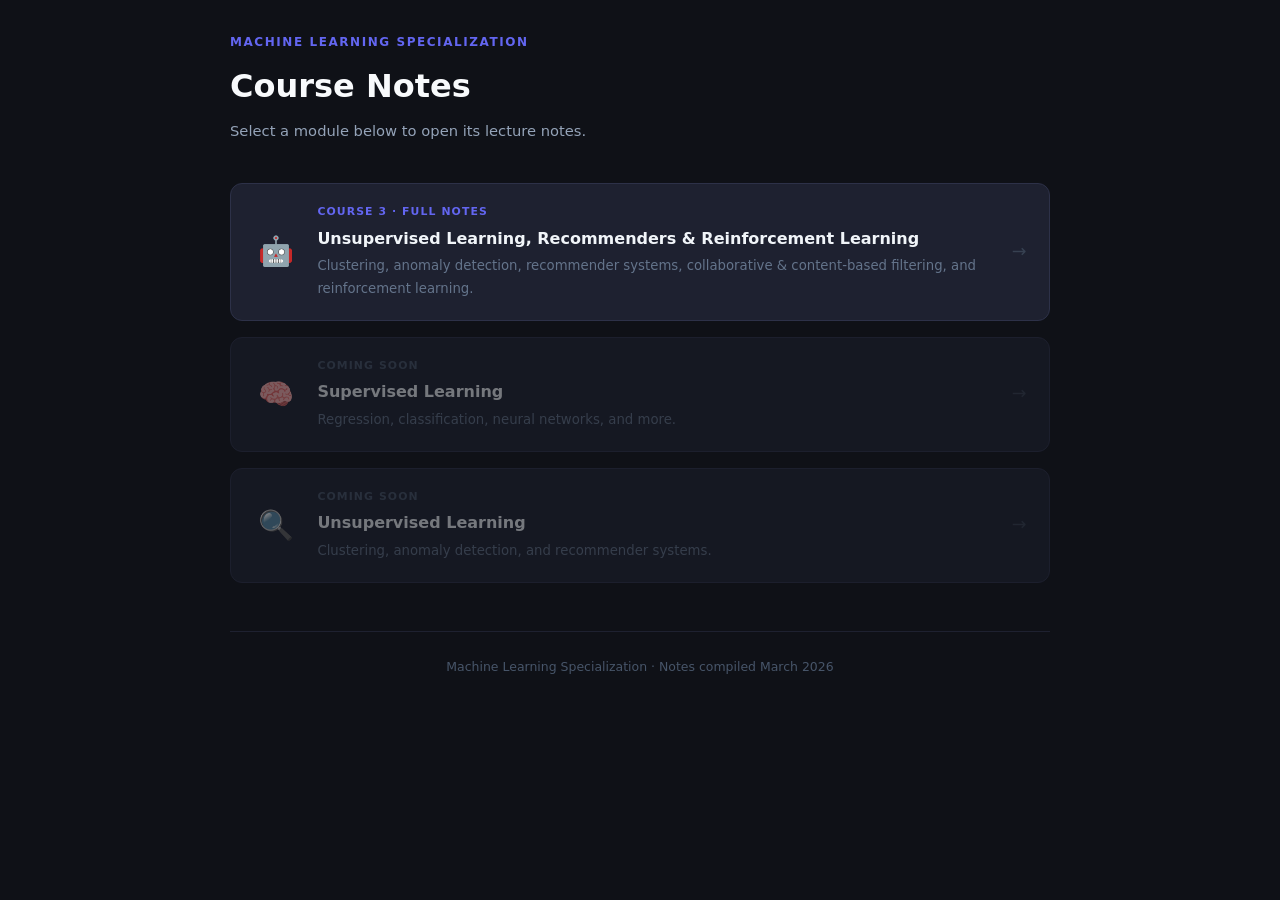
<file: index.html>
<!DOCTYPE html>
<html lang="en">
<head>
  <meta charset="UTF-8" />
  <meta name="viewport" content="width=device-width, initial-scale=1.0" />
  <title>ML Specialization — Course Notes</title>
  <link rel="stylesheet" href="styles.css" />
</head>
<body>
<div class="container">

  <header>
    <div class="tag">Machine Learning Specialization</div>
    <h1>Course Notes</h1>
    <p>Select a module below to open its lecture notes.</p>
  </header>

  <div class="module-list">

    <a href="unsupervised/index.html" class="module-card">
      <div class="module-icon">🤖</div>
      <div class="module-info">
        <div class="module-tag">Course 3 · Full Notes</div>
        <h2>Unsupervised Learning, Recommenders &amp; Reinforcement Learning</h2>
        <p>Clustering, anomaly detection, recommender systems, collaborative &amp; content-based filtering, and reinforcement learning.</p>
      </div>
      <div class="module-arrow">→</div>
    </a>

    <div class="module-card wip">
      <div class="module-icon">🧠</div>
      <div class="module-info">
        <div class="module-tag">Coming soon</div>
        <h2>Supervised Learning</h2>
        <p>Regression, classification, neural networks, and more.</p>
      </div>
      <div class="module-arrow">→</div>
    </div>

    <div class="module-card wip">
      <div class="module-icon">🔍</div>
      <div class="module-info">
        <div class="module-tag">Coming soon</div>
        <h2>Unsupervised Learning</h2>
        <p>Clustering, anomaly detection, and recommender systems.</p>
      </div>
      <div class="module-arrow">→</div>
    </div>

  </div>

  <footer>
    Machine Learning Specialization · Notes compiled March 2026
  </footer>

</div>
</body>
</html>
</file>
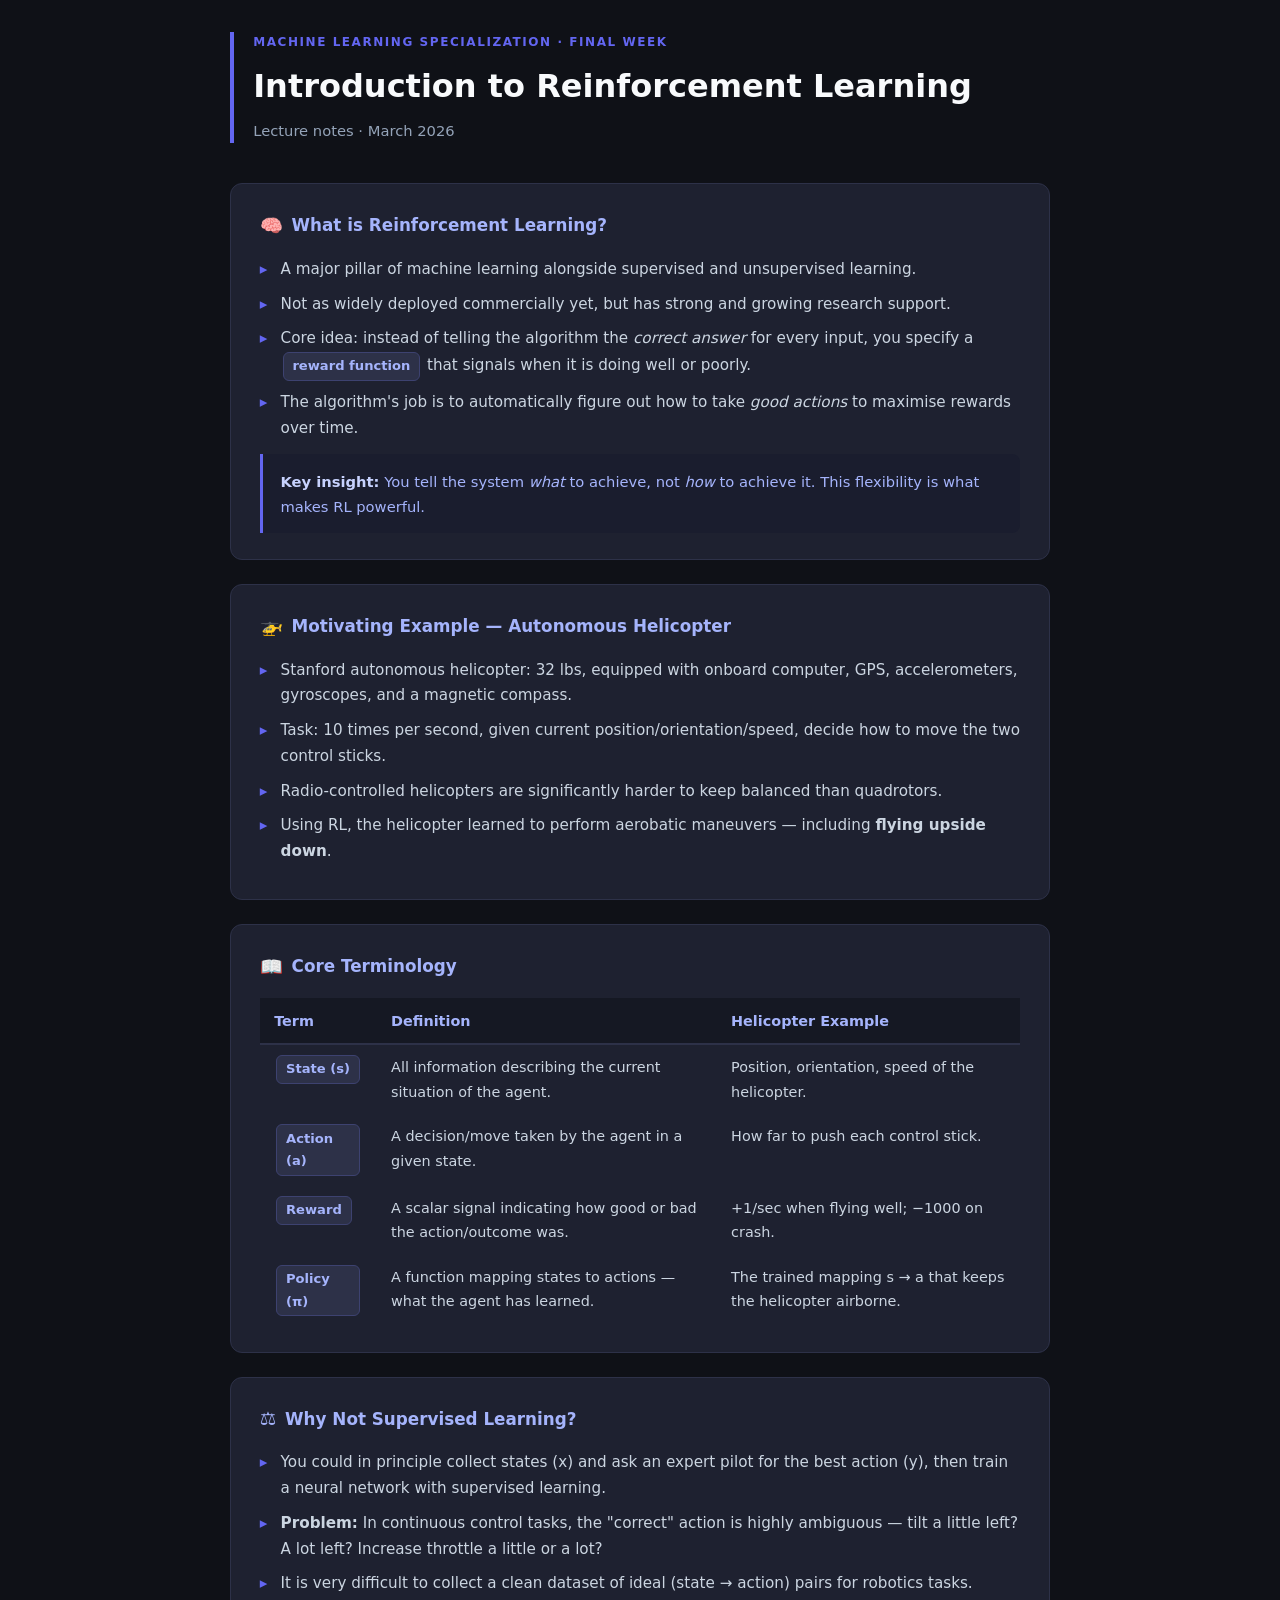
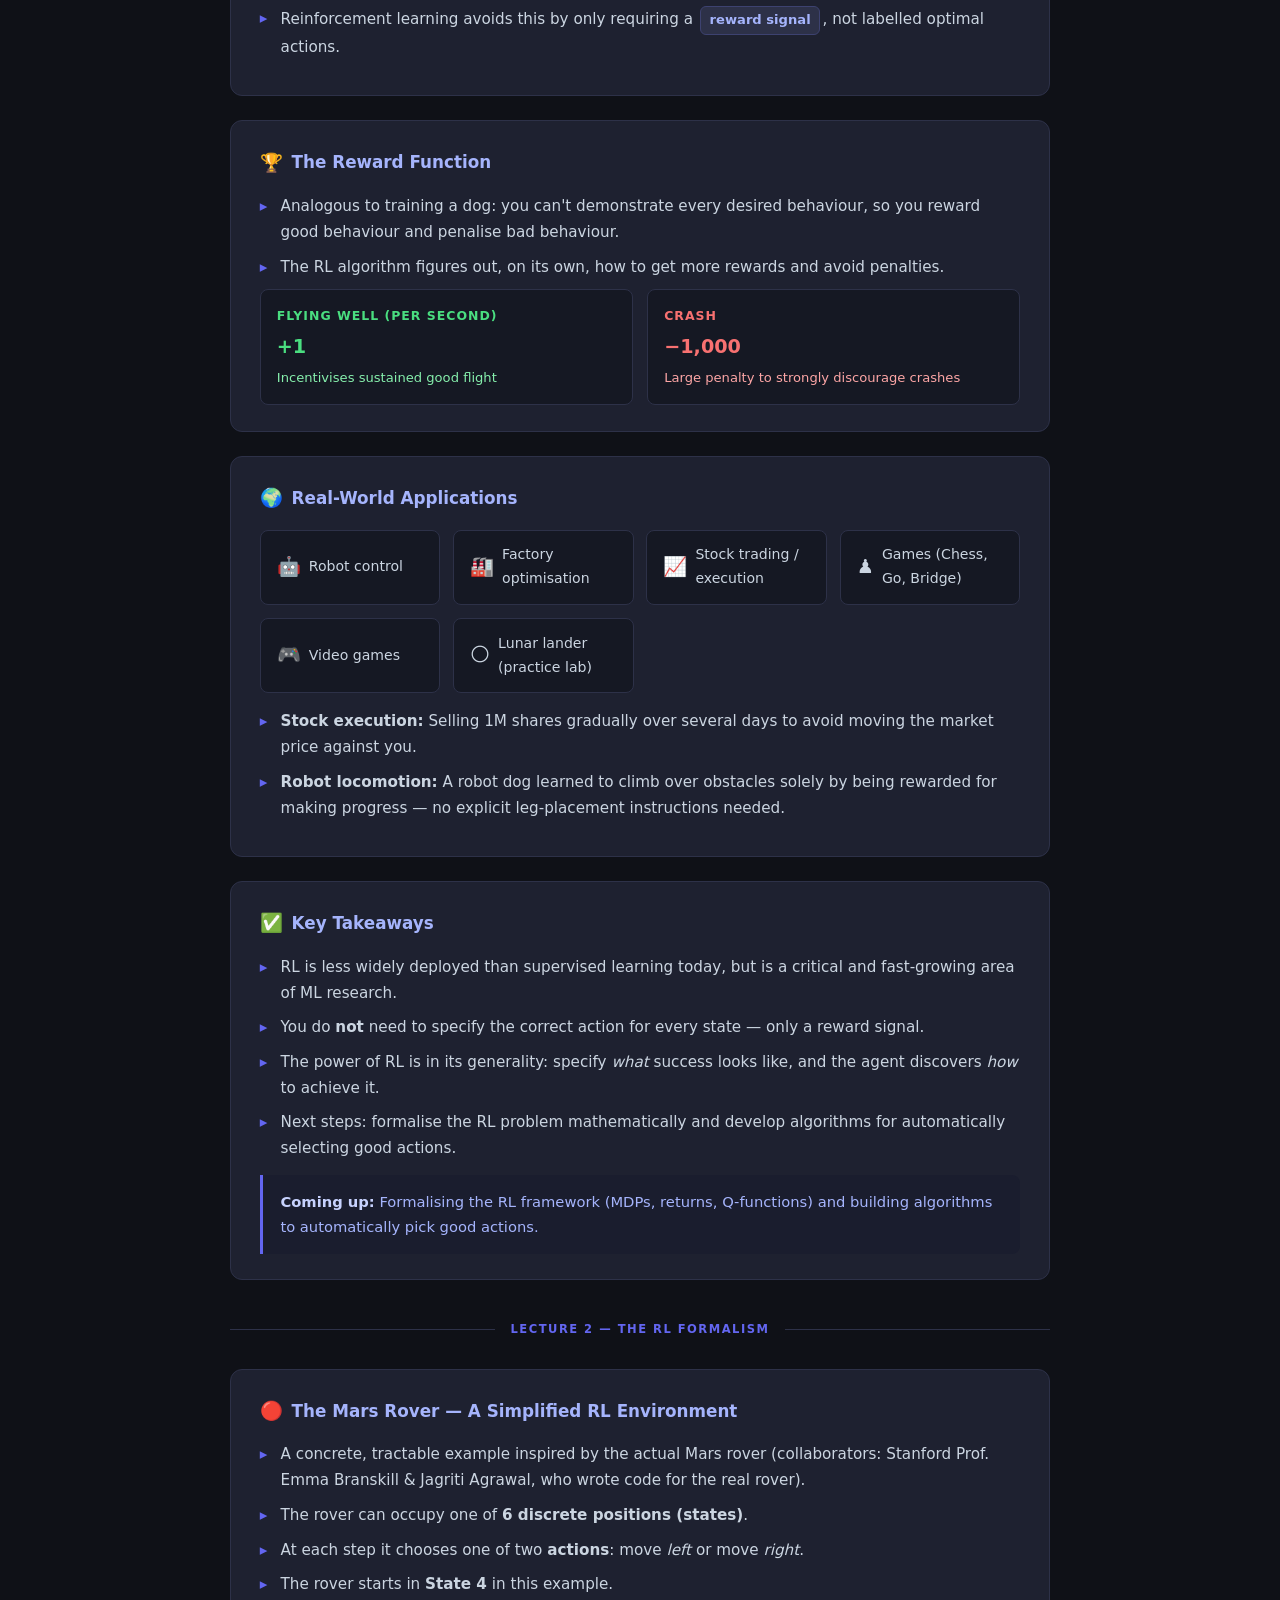
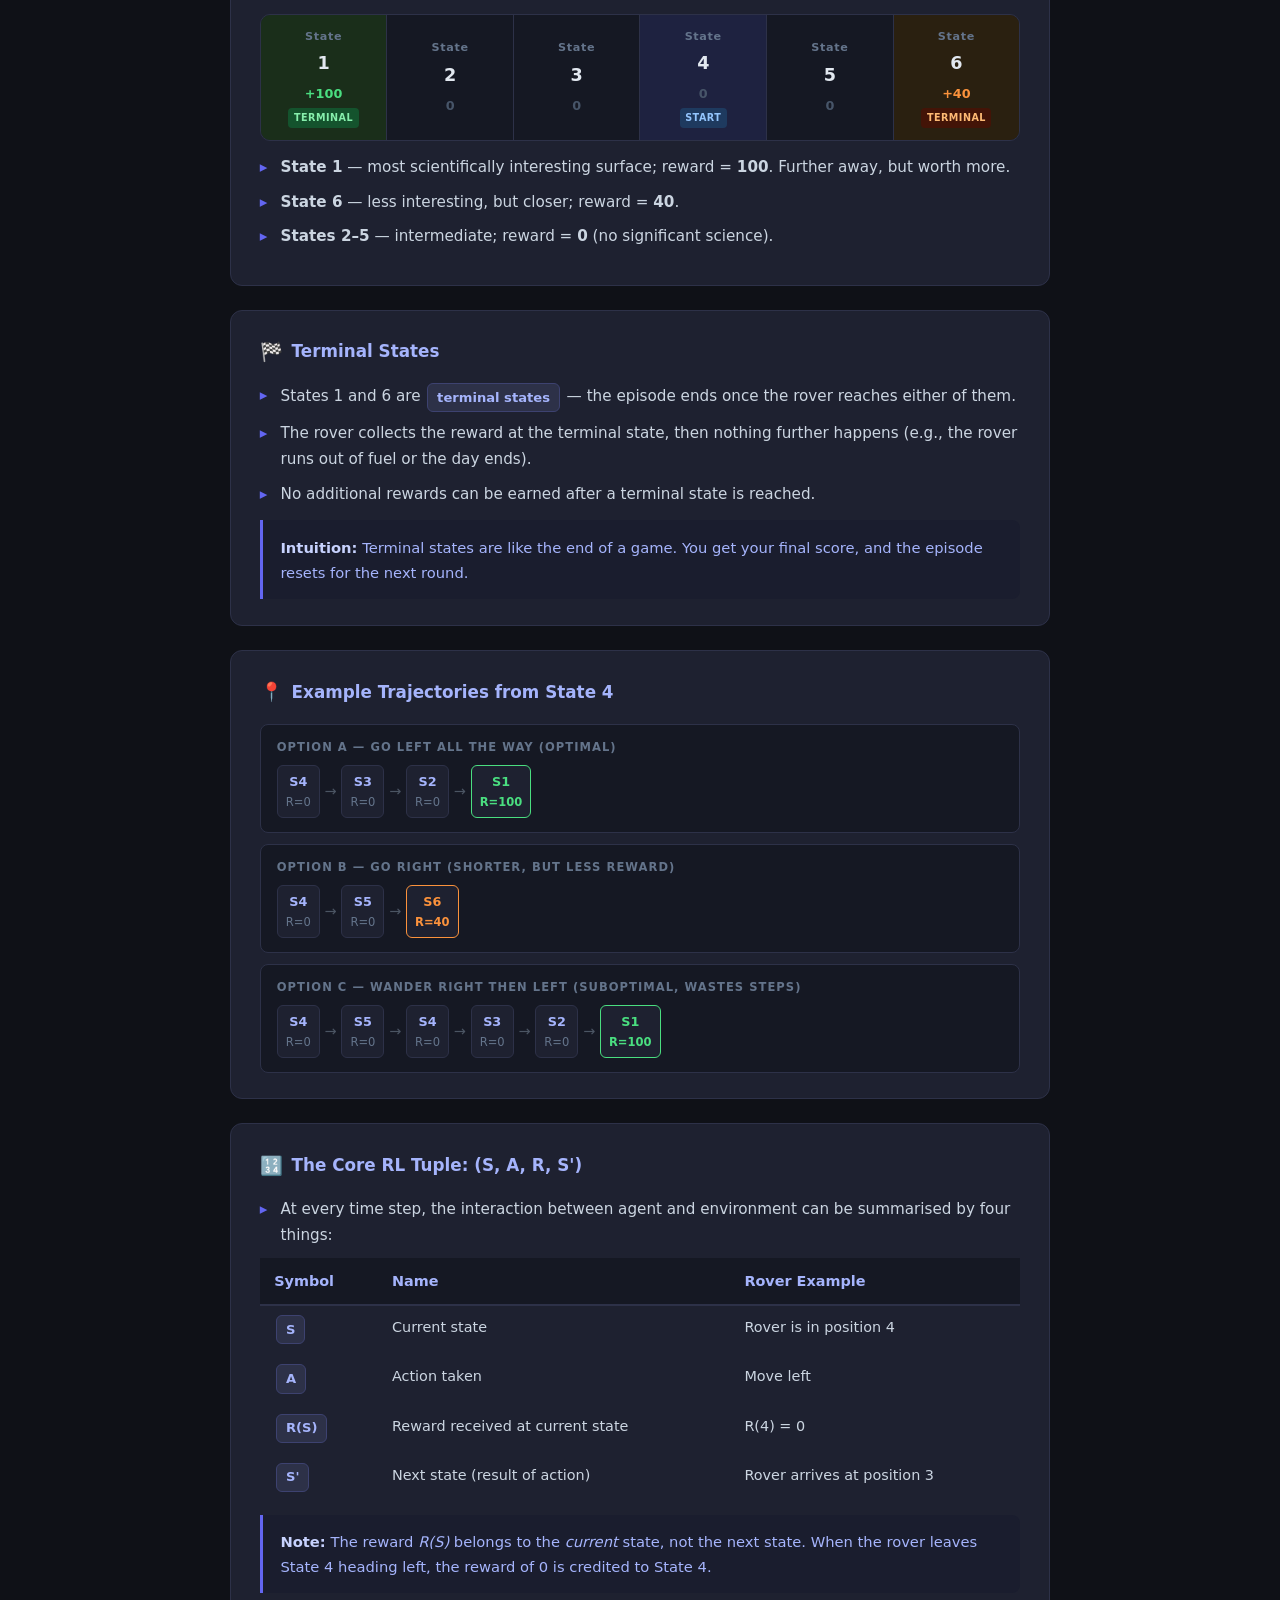
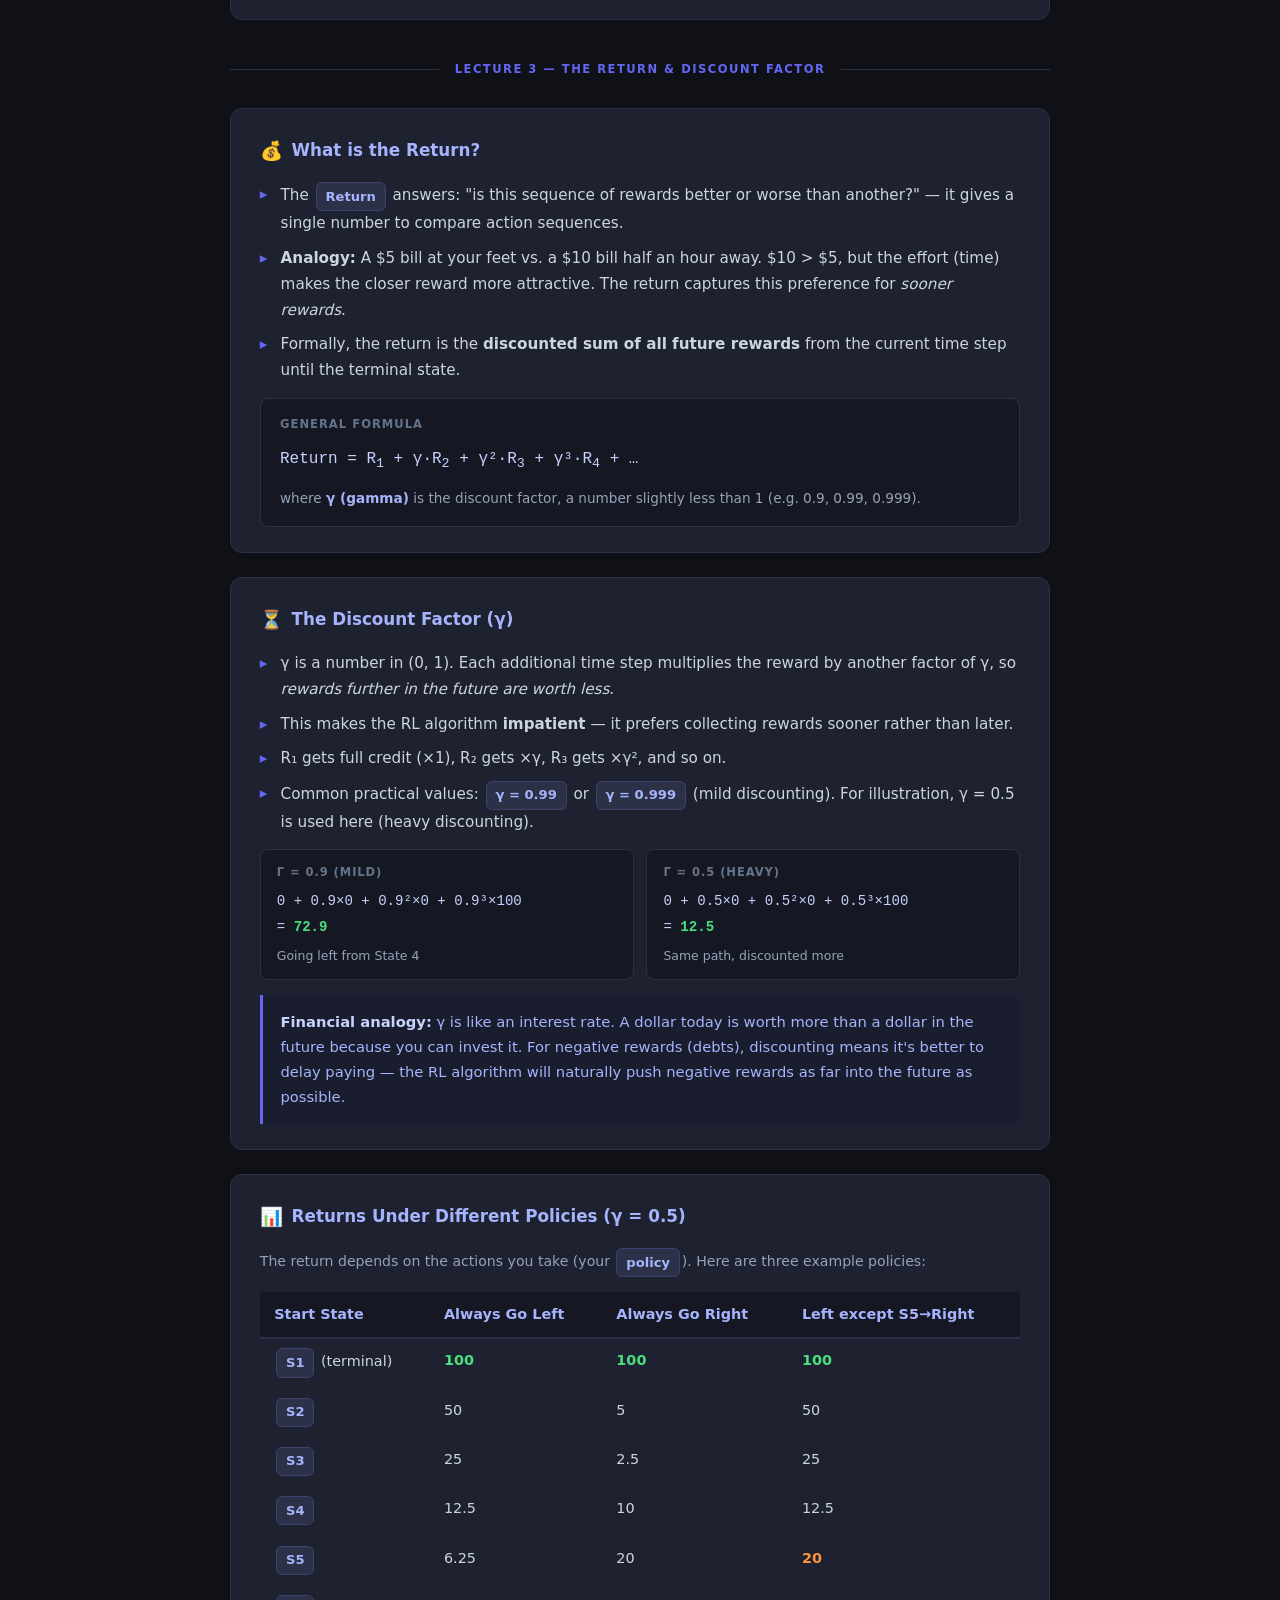
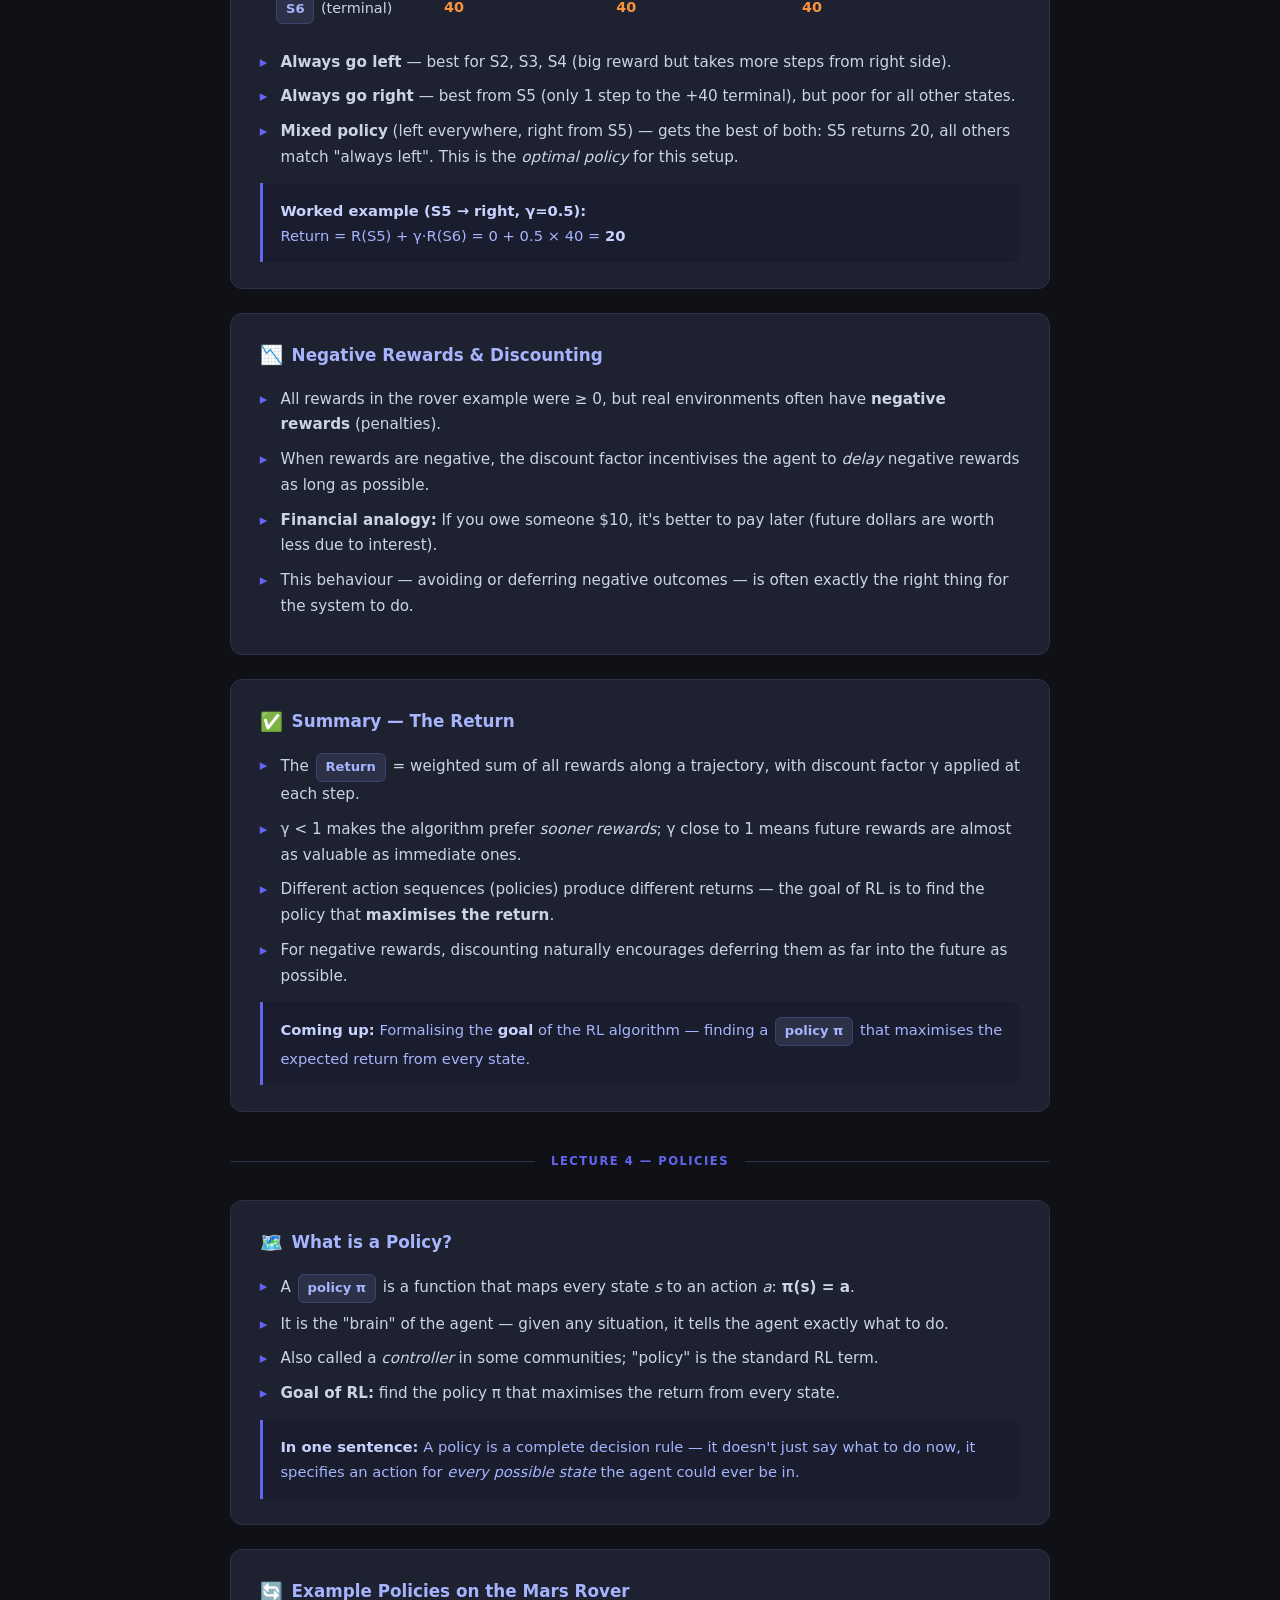
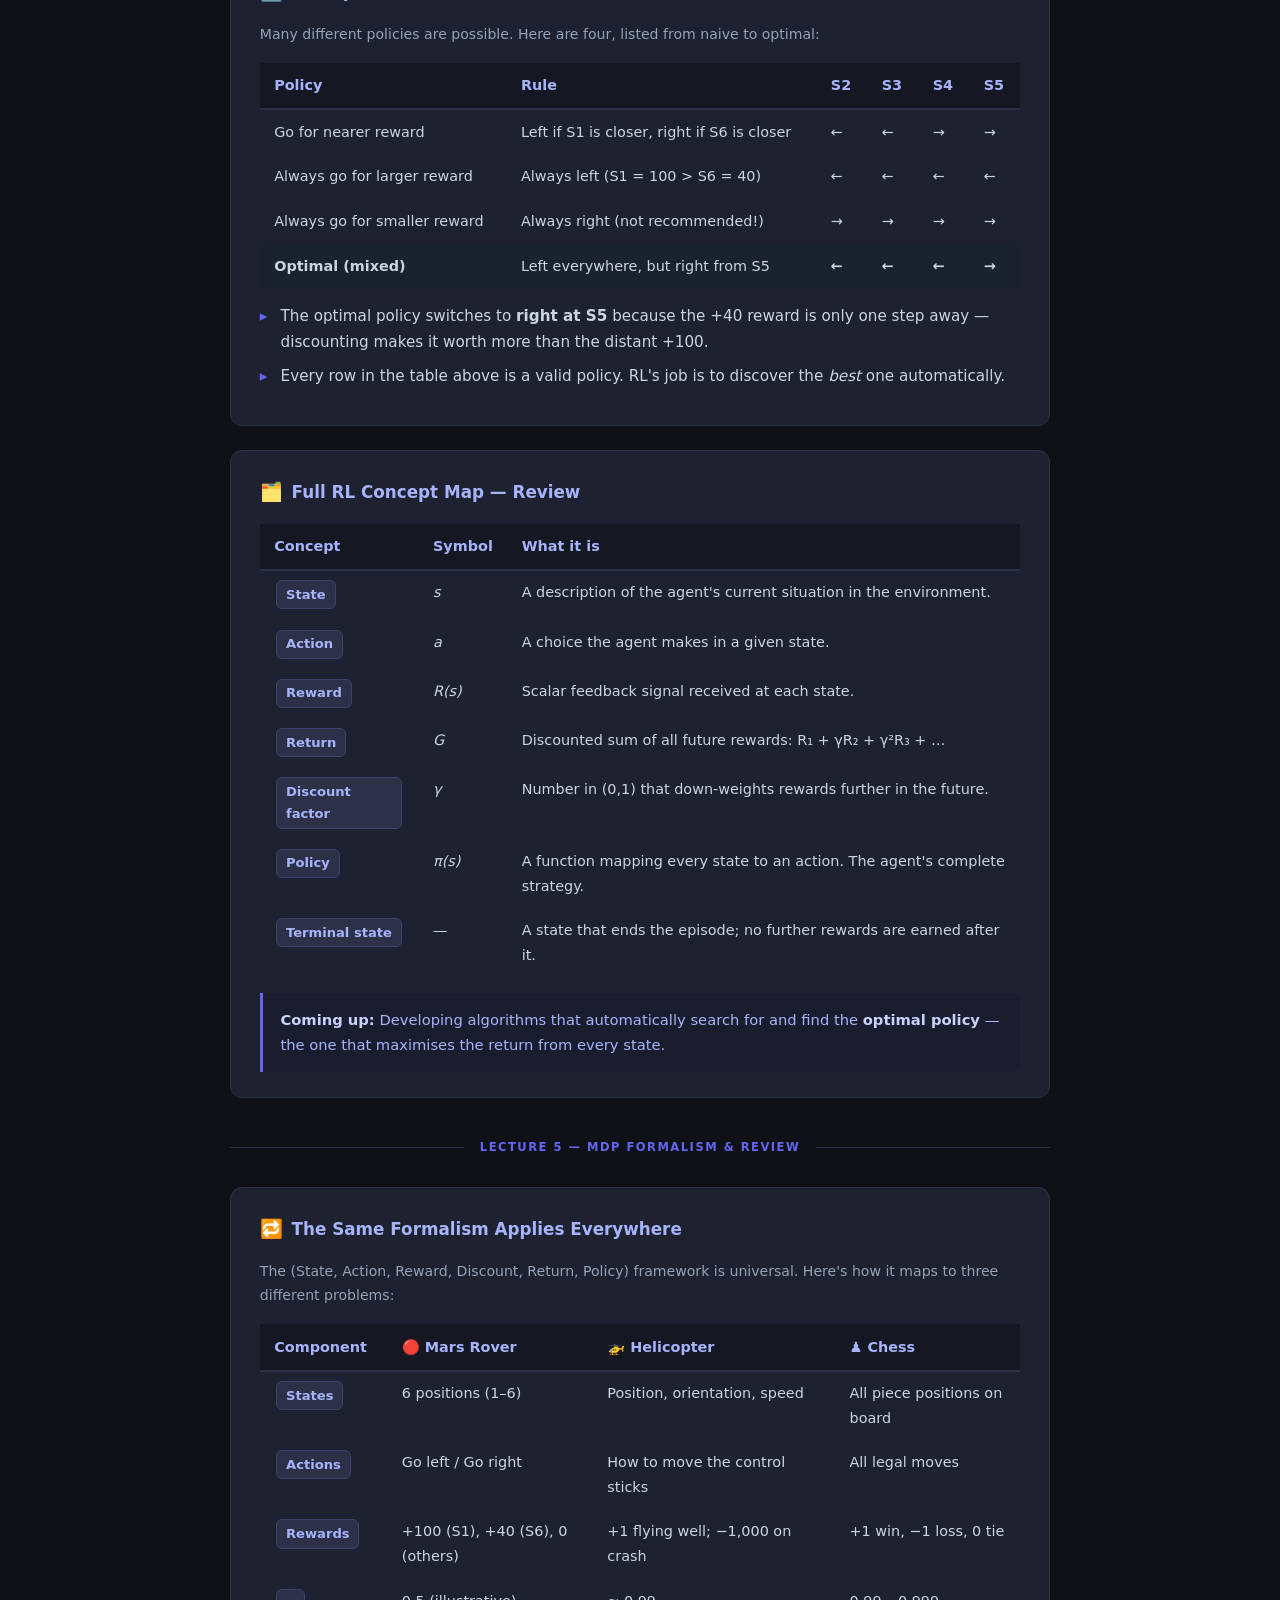
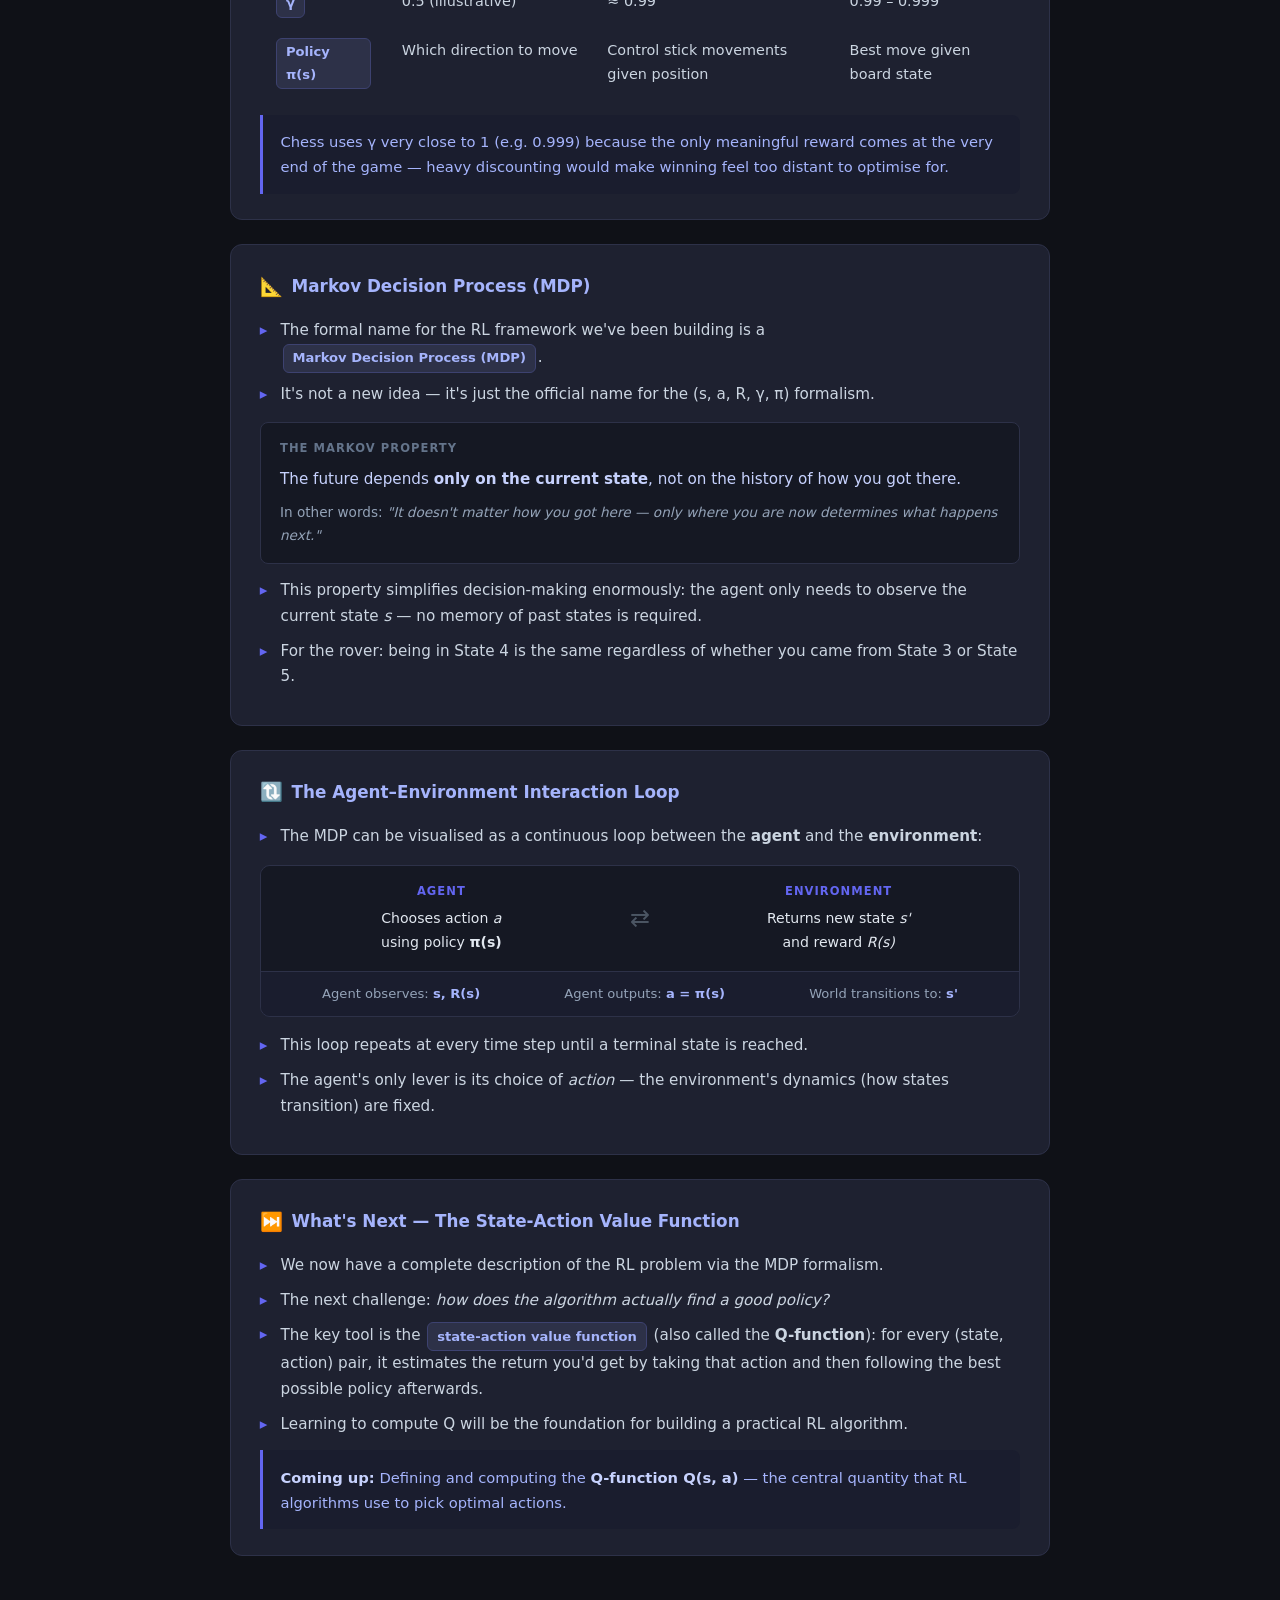
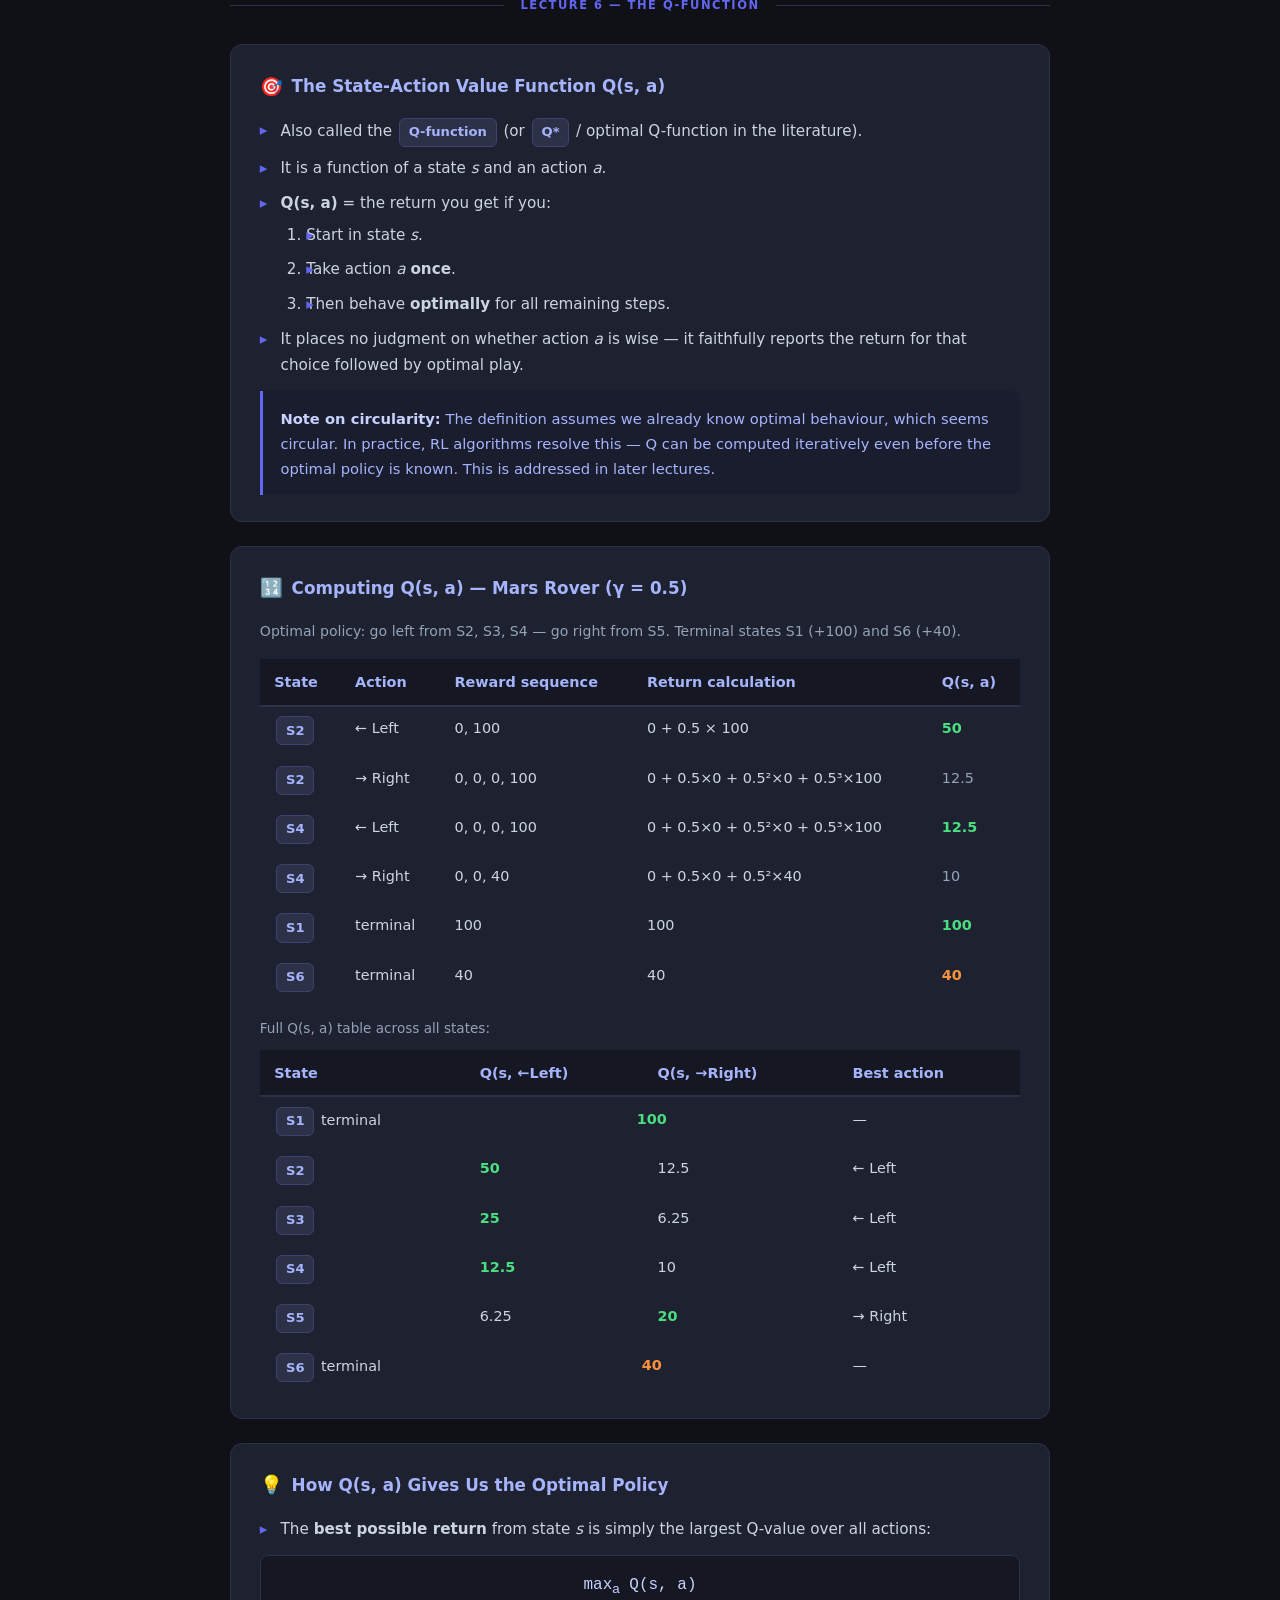
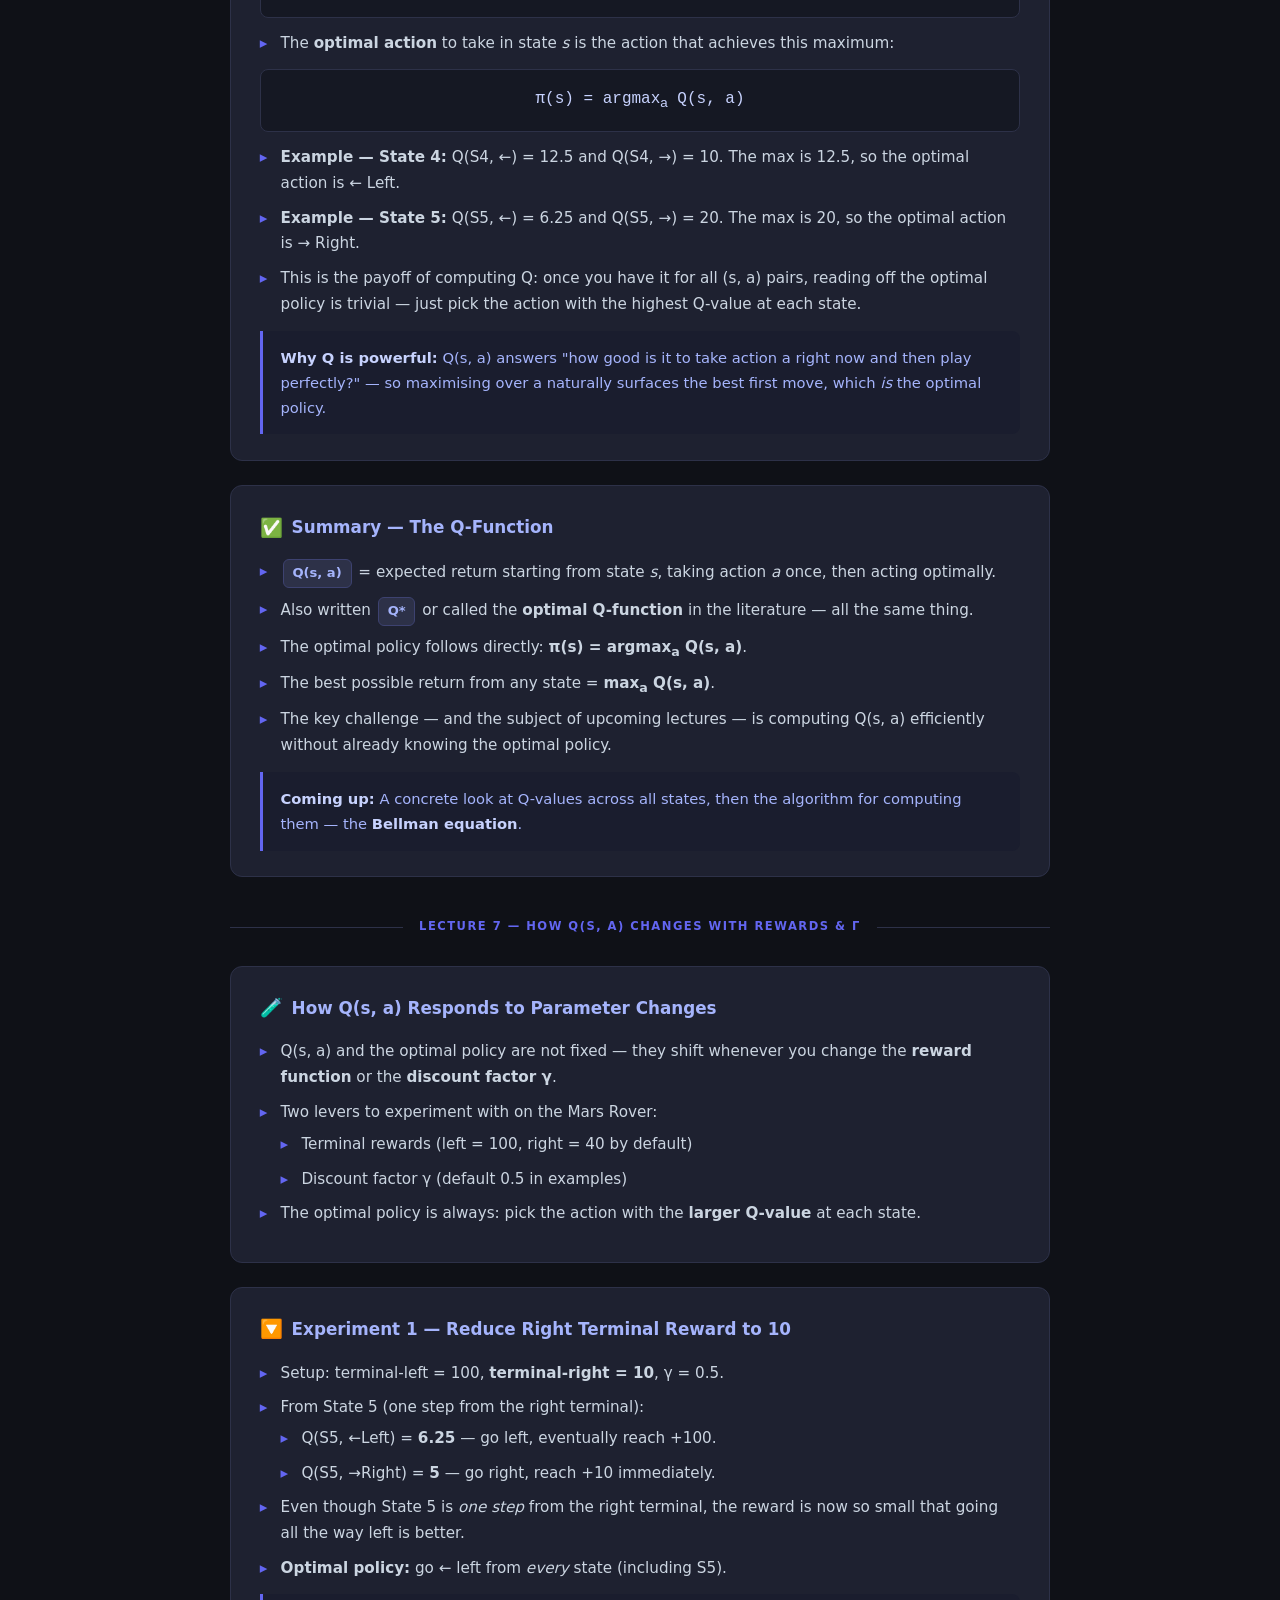
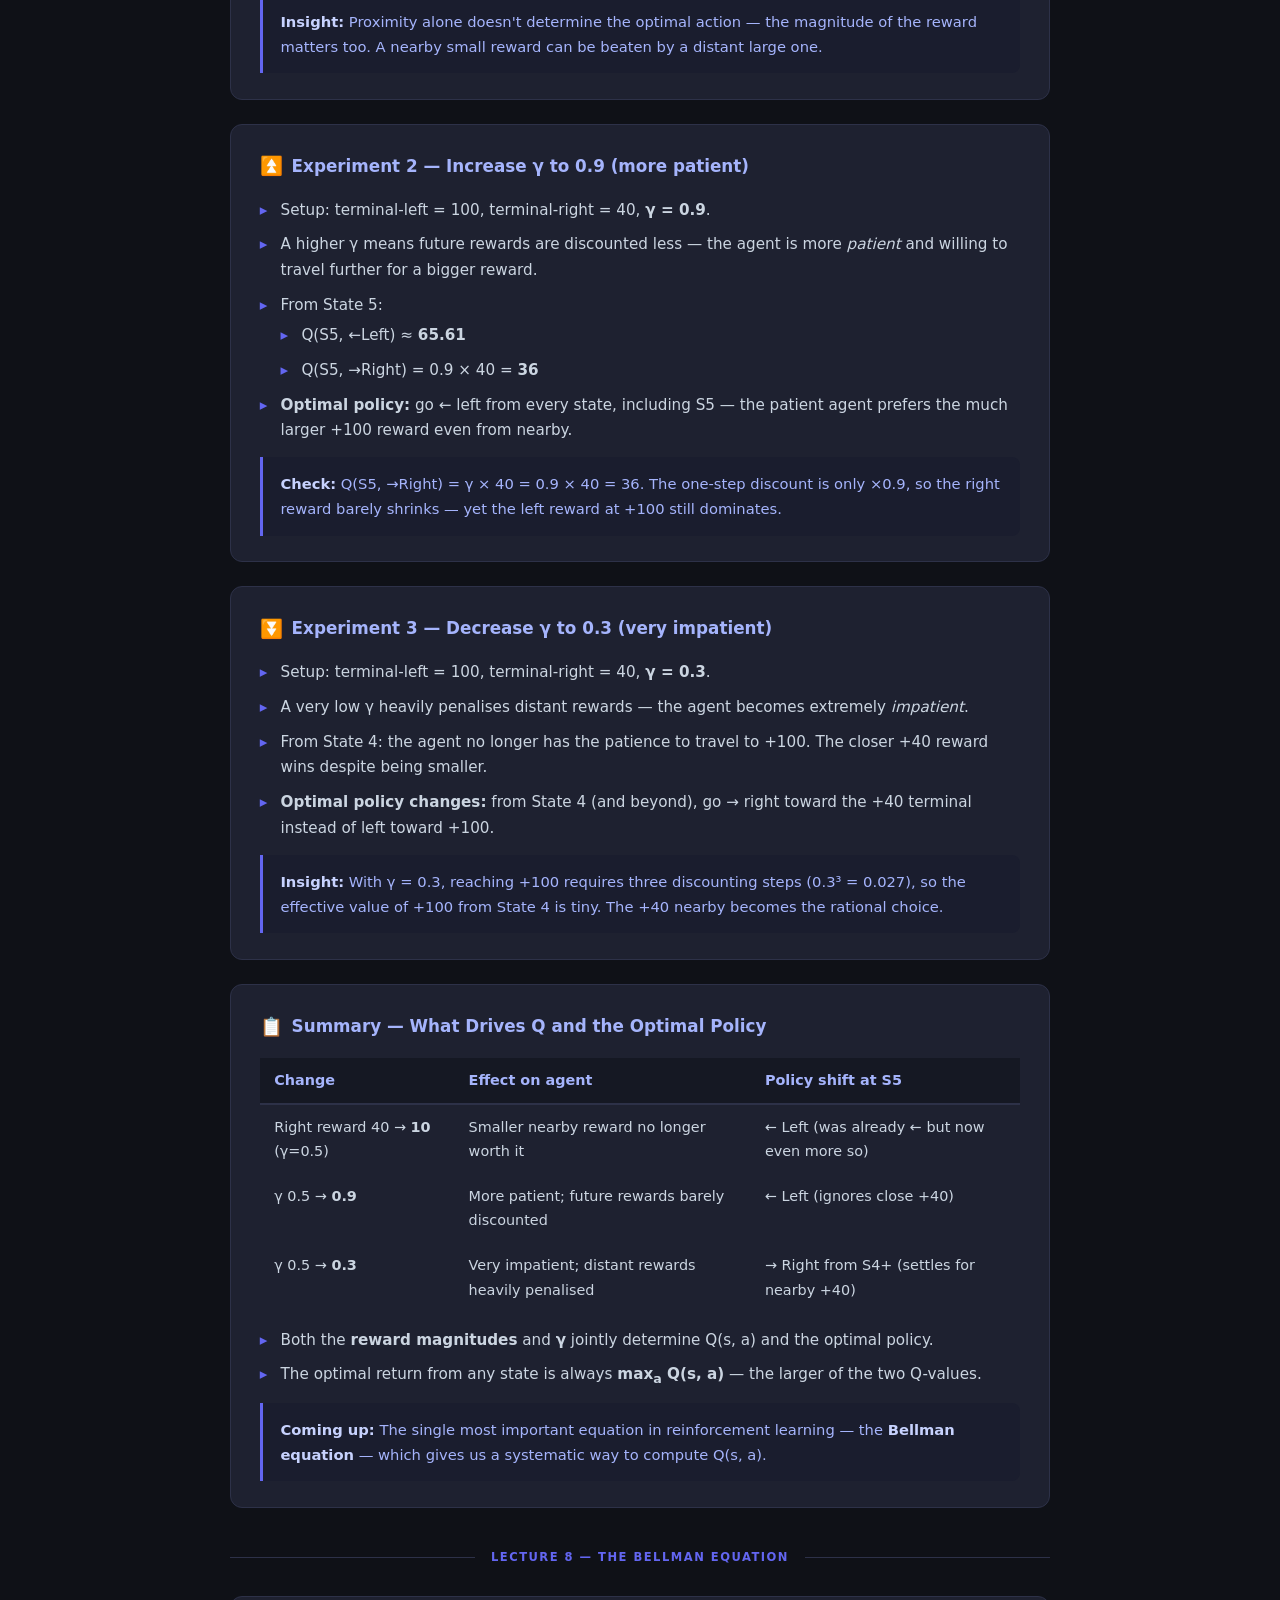
<file: RL_Notes/index.html>
<!DOCTYPE html>
<html lang="en">
<head>
  <meta charset="UTF-8" />
  <meta name="viewport" content="width=device-width, initial-scale=1.0" />
  <title>Reinforcement Learning — Lecture Notes</title>
  <link rel="stylesheet" href="../styles.css" />
</head>
<body>
<div class="container">

  <header class="notes-header">
    <div class="tag">Machine Learning Specialization · Final Week</div>
    <h1>Introduction to Reinforcement Learning</h1>
    <p class="subtitle">Lecture notes · March 2026</p>
  </header>

  <!-- 1. What is RL? -->
  <div class="card">
    <h2><span class="icon">🧠</span> What is Reinforcement Learning?</h2>
    <ul>
      <li>A major pillar of machine learning alongside supervised and unsupervised learning.</li>
      <li>Not as widely deployed commercially yet, but has strong and growing research support.</li>
      <li>Core idea: instead of telling the algorithm the <em>correct answer</em> for every input, you specify a <span class="term">reward function</span> that signals when it is doing well or poorly.</li>
      <li>The algorithm's job is to automatically figure out how to take <em>good actions</em> to maximise rewards over time.</li>
    </ul>
    <div class="callout">
      <strong>Key insight:</strong> You tell the system <em>what</em> to achieve, not <em>how</em> to achieve it. This flexibility is what makes RL powerful.
    </div>
  </div>

  <!-- 2. Motivating Example -->
  <div class="card">
    <h2><span class="icon">🚁</span> Motivating Example — Autonomous Helicopter</h2>
    <ul>
      <li>Stanford autonomous helicopter: 32 lbs, equipped with onboard computer, GPS, accelerometers, gyroscopes, and a magnetic compass.</li>
      <li>Task: 10 times per second, given current position/orientation/speed, decide how to move the two control sticks.</li>
      <li>Radio-controlled helicopters are significantly harder to keep balanced than quadrotors.</li>
      <li>Using RL, the helicopter learned to perform aerobatic maneuvers — including <strong>flying upside down</strong>.</li>
    </ul>
  </div>

  <!-- 3. Core Terminology -->
  <div class="card">
    <h2><span class="icon">📖</span> Core Terminology</h2>
    <table>
      <thead>
        <tr>
          <th>Term</th>
          <th>Definition</th>
          <th>Helicopter Example</th>
        </tr>
      </thead>
      <tbody>
        <tr>
          <td><span class="term">State (s)</span></td>
          <td>All information describing the current situation of the agent.</td>
          <td>Position, orientation, speed of the helicopter.</td>
        </tr>
        <tr>
          <td><span class="term">Action (a)</span></td>
          <td>A decision/move taken by the agent in a given state.</td>
          <td>How far to push each control stick.</td>
        </tr>
        <tr>
          <td><span class="term">Reward</span></td>
          <td>A scalar signal indicating how good or bad the action/outcome was.</td>
          <td>+1/sec when flying well; −1000 on crash.</td>
        </tr>
        <tr>
          <td><span class="term">Policy (π)</span></td>
          <td>A function mapping states to actions — what the agent has learned.</td>
          <td>The trained mapping s → a that keeps the helicopter airborne.</td>
        </tr>
      </tbody>
    </table>
  </div>

  <!-- 4. Why Not Supervised Learning? -->
  <div class="card">
    <h2><span class="icon">⚖️</span> Why Not Supervised Learning?</h2>
    <ul>
      <li>You could in principle collect states (x) and ask an expert pilot for the best action (y), then train a neural network with supervised learning.</li>
      <li><strong>Problem:</strong> In continuous control tasks, the "correct" action is highly ambiguous — tilt a little left? A lot left? Increase throttle a little or a lot?</li>
      <li>It is very difficult to collect a clean dataset of ideal (state → action) pairs for robotics tasks.</li>
      <li>Reinforcement learning avoids this by only requiring a <span class="term">reward signal</span>, not labelled optimal actions.</li>
    </ul>
  </div>

  <!-- 5. Reward Function -->
  <div class="card">
    <h2><span class="icon">🏆</span> The Reward Function</h2>
    <ul>
      <li>Analogous to training a dog: you can't demonstrate every desired behaviour, so you reward good behaviour and penalise bad behaviour.</li>
      <li>The RL algorithm figures out, on its own, how to get more rewards and avoid penalties.</li>
    </ul>
    <div class="reward-grid">
      <div class="reward-item good">
        <div class="label">Flying well (per second)</div>
        <div class="value">+1</div>
        <div style="font-size:0.82rem; color:#86efac; margin-top:0.25rem;">Incentivises sustained good flight</div>
      </div>
      <div class="reward-item bad">
        <div class="label">Crash</div>
        <div class="value">−1,000</div>
        <div style="font-size:0.82rem; color:#fca5a5; margin-top:0.25rem;">Large penalty to strongly discourage crashes</div>
      </div>
    </div>
  </div>

  <!-- 6. Applications -->
  <div class="card">
    <h2><span class="icon">🌍</span> Real-World Applications</h2>
    <div class="app-grid">
      <div class="app-item"><span class="emoji">🤖</span> Robot control</div>
      <div class="app-item"><span class="emoji">🏭</span> Factory optimisation</div>
      <div class="app-item"><span class="emoji">📈</span> Stock trading / execution</div>
      <div class="app-item"><span class="emoji">♟️</span> Games (Chess, Go, Bridge)</div>
      <div class="app-item"><span class="emoji">🎮</span> Video games</div>
      <div class="app-item"><span class="emoji">🌕</span> Lunar lander (practice lab)</div>
    </div>
    <ul style="margin-top:1rem;">
      <li><strong>Stock execution:</strong> Selling 1M shares gradually over several days to avoid moving the market price against you.</li>
      <li><strong>Robot locomotion:</strong> A robot dog learned to climb over obstacles solely by being rewarded for making progress — no explicit leg-placement instructions needed.</li>
    </ul>
  </div>

  <!-- 7. Key Takeaways (Lecture 1) -->
  <div class="card">
    <h2><span class="icon">✅</span> Key Takeaways</h2>
    <ul>
      <li>RL is less widely deployed than supervised learning today, but is a critical and fast-growing area of ML research.</li>
      <li>You do <strong>not</strong> need to specify the correct action for every state — only a reward signal.</li>
      <li>The power of RL is in its generality: specify <em>what</em> success looks like, and the agent discovers <em>how</em> to achieve it.</li>
      <li>Next steps: formalise the RL problem mathematically and develop algorithms for automatically selecting good actions.</li>
    </ul>
    <div class="callout">
      <strong>Coming up:</strong> Formalising the RL framework (MDPs, returns, Q-functions) and building algorithms to automatically pick good actions.
    </div>
  </div>

  <!-- ── Lecture 2 Divider ── -->
  <div class="section-divider">
    <hr />
    <span>Lecture 2 — The RL Formalism</span>
    <hr />
  </div>

  <!-- 8. Mars Rover Example -->
  <div class="card">
    <h2><span class="icon">🔴</span> The Mars Rover — A Simplified RL Environment</h2>
    <ul>
      <li>A concrete, tractable example inspired by the actual Mars rover (collaborators: Stanford Prof. Emma Branskill & Jagriti Agrawal, who wrote code for the real rover).</li>
      <li>The rover can occupy one of <strong>6 discrete positions (states)</strong>.</li>
      <li>At each step it chooses one of two <strong>actions</strong>: move <em>left</em> or move <em>right</em>.</li>
      <li>The rover starts in <strong>State 4</strong> in this example.</li>
    </ul>

    <!-- State diagram -->
    <div class="rover-track">
      <div class="rover-state terminal-left">
        <div class="s-label">State</div>
        <div class="s-num">1</div>
        <div class="s-reward">+100</div>
        <div class="s-tag">Terminal</div>
      </div>
      <div class="rover-state">
        <div class="s-label">State</div>
        <div class="s-num">2</div>
        <div class="s-reward zero">0</div>
      </div>
      <div class="rover-state">
        <div class="s-label">State</div>
        <div class="s-num">3</div>
        <div class="s-reward zero">0</div>
      </div>
      <div class="rover-state current">
        <div class="s-label">State</div>
        <div class="s-num">4</div>
        <div class="s-reward zero">0</div>
        <div class="s-tag">Start</div>
      </div>
      <div class="rover-state">
        <div class="s-label">State</div>
        <div class="s-num">5</div>
        <div class="s-reward zero">0</div>
      </div>
      <div class="rover-state terminal-right">
        <div class="s-label">State</div>
        <div class="s-num">6</div>
        <div class="s-reward">+40</div>
        <div class="s-tag">Terminal</div>
      </div>
    </div>
    <ul style="margin-top:0.9rem;">
      <li><strong>State 1</strong> — most scientifically interesting surface; reward = <strong>100</strong>. Further away, but worth more.</li>
      <li><strong>State 6</strong> — less interesting, but closer; reward = <strong>40</strong>.</li>
      <li><strong>States 2–5</strong> — intermediate; reward = <strong>0</strong> (no significant science).</li>
    </ul>
  </div>

  <!-- 9. Terminal States -->
  <div class="card">
    <h2><span class="icon">🏁</span> Terminal States</h2>
    <ul>
      <li>States 1 and 6 are <span class="term">terminal states</span> — the episode ends once the rover reaches either of them.</li>
      <li>The rover collects the reward at the terminal state, then nothing further happens (e.g., the rover runs out of fuel or the day ends).</li>
      <li>No additional rewards can be earned after a terminal state is reached.</li>
    </ul>
    <div class="callout">
      <strong>Intuition:</strong> Terminal states are like the end of a game. You get your final score, and the episode resets for the next round.
    </div>
  </div>

  <!-- 10. Example Trajectories -->
  <div class="card">
    <h2><span class="icon">📍</span> Example Trajectories from State 4</h2>

    <div class="trajectory">
      <div class="traj-label">Option A — Go left all the way (optimal)</div>
      <div class="traj-steps">
        <div class="traj-step"><span class="ts-state">S4</span><span class="ts-reward">R=0</span></div>
        <div class="traj-arrow">→</div>
        <div class="traj-step"><span class="ts-state">S3</span><span class="ts-reward">R=0</span></div>
        <div class="traj-arrow">→</div>
        <div class="traj-step"><span class="ts-state">S2</span><span class="ts-reward">R=0</span></div>
        <div class="traj-arrow">→</div>
        <div class="traj-step terminal"><span class="ts-state">S1</span><span class="ts-reward">R=100</span></div>
      </div>
    </div>

    <div class="trajectory">
      <div class="traj-label">Option B — Go right (shorter, but less reward)</div>
      <div class="traj-steps">
        <div class="traj-step"><span class="ts-state">S4</span><span class="ts-reward">R=0</span></div>
        <div class="traj-arrow">→</div>
        <div class="traj-step"><span class="ts-state">S5</span><span class="ts-reward">R=0</span></div>
        <div class="traj-arrow">→</div>
        <div class="traj-step terminal" style="border-color:#fb923c"><span class="ts-state" style="color:#fb923c">S6</span><span class="ts-reward" style="color:#fb923c">R=40</span></div>
      </div>
    </div>

    <div class="trajectory">
      <div class="traj-label">Option C — Wander right then left (suboptimal, wastes steps)</div>
      <div class="traj-steps">
        <div class="traj-step"><span class="ts-state">S4</span><span class="ts-reward">R=0</span></div>
        <div class="traj-arrow">→</div>
        <div class="traj-step"><span class="ts-state">S5</span><span class="ts-reward">R=0</span></div>
        <div class="traj-arrow">→</div>
        <div class="traj-step"><span class="ts-state">S4</span><span class="ts-reward">R=0</span></div>
        <div class="traj-arrow">→</div>
        <div class="traj-step"><span class="ts-state">S3</span><span class="ts-reward">R=0</span></div>
        <div class="traj-arrow">→</div>
        <div class="traj-step"><span class="ts-state">S2</span><span class="ts-reward">R=0</span></div>
        <div class="traj-arrow">→</div>
        <div class="traj-step terminal"><span class="ts-state">S1</span><span class="ts-reward">R=100</span></div>
      </div>
    </div>
  </div>

  <!-- 11. The RL Tuple -->
  <div class="card">
    <h2><span class="icon">🔢</span> The Core RL Tuple: (S, A, R, S')</h2>
    <ul>
      <li>At every time step, the interaction between agent and environment can be summarised by four things:</li>
    </ul>
    <table style="margin-top:0.6rem;">
      <thead>
        <tr>
          <th>Symbol</th>
          <th>Name</th>
          <th>Rover Example</th>
        </tr>
      </thead>
      <tbody>
        <tr>
          <td><span class="term">S</span></td>
          <td>Current state</td>
          <td>Rover is in position 4</td>
        </tr>
        <tr>
          <td><span class="term">A</span></td>
          <td>Action taken</td>
          <td>Move left</td>
        </tr>
        <tr>
          <td><span class="term">R(S)</span></td>
          <td>Reward received at current state</td>
          <td>R(4) = 0</td>
        </tr>
        <tr>
          <td><span class="term">S'</span></td>
          <td>Next state (result of action)</td>
          <td>Rover arrives at position 3</td>
        </tr>
      </tbody>
    </table>
    <div class="callout">
      <strong>Note:</strong> The reward <em>R(S)</em> belongs to the <em>current</em> state, not the next state. When the rover leaves State 4 heading left, the reward of 0 is credited to State 4.
    </div>
  </div>

  <!-- 12. What's Next (now answered below) -->

  <!-- ── Lecture 3 Divider ── -->
  <div class="section-divider">
    <hr />
    <span>Lecture 3 — The Return &amp; Discount Factor</span>
    <hr />
  </div>

  <!-- 13. What is the Return? -->
  <div class="card">
    <h2><span class="icon">💰</span> What is the Return?</h2>
    <ul>
      <li>The <span class="term">Return</span> answers: "is this sequence of rewards better or worse than another?" — it gives a single number to compare action sequences.</li>
      <li><strong>Analogy:</strong> A $5 bill at your feet vs. a $10 bill half an hour away. $10 &gt; $5, but the effort (time) makes the closer reward more attractive. The return captures this preference for <em>sooner rewards</em>.</li>
      <li>Formally, the return is the <strong>discounted sum of all future rewards</strong> from the current time step until the terminal state.</li>
    </ul>

    <!-- Formula display -->
    <div style="background:#151823; border:1px solid #2d3148; border-radius:8px; padding:1rem 1.2rem; margin-top:0.9rem; font-size:0.92rem;">
      <div style="font-size:0.72rem; font-weight:700; letter-spacing:0.09em; text-transform:uppercase; color:#64748b; margin-bottom:0.6rem;">General Formula</div>
      <div style="font-family: 'Courier New', monospace; color:#c7d2fe; font-size:1rem; line-height:1.9;">
        Return = R<sub>1</sub> + γ·R<sub>2</sub> + γ²·R<sub>3</sub> + γ³·R<sub>4</sub> + …
      </div>
      <div style="margin-top:0.6rem; color:#94a3b8; font-size:0.85rem;">
        where <strong style="color:#a5b4fc;">γ (gamma)</strong> is the discount factor, a number slightly less than 1 (e.g. 0.9, 0.99, 0.999).
      </div>
    </div>
  </div>

  <!-- 14. Discount Factor -->
  <div class="card">
    <h2><span class="icon">⏳</span> The Discount Factor (γ)</h2>
    <ul>
      <li>γ is a number in (0, 1). Each additional time step multiplies the reward by another factor of γ, so <em>rewards further in the future are worth less</em>.</li>
      <li>This makes the RL algorithm <strong>impatient</strong> — it prefers collecting rewards sooner rather than later.</li>
      <li>R₁ gets full credit (×1), R₂ gets ×γ, R₃ gets ×γ², and so on.</li>
      <li>Common practical values: <span class="term">γ = 0.99</span> or <span class="term">γ = 0.999</span> (mild discounting). For illustration, γ = 0.5 is used here (heavy discounting).</li>
    </ul>

    <!-- γ comparison -->
    <div style="display:grid; grid-template-columns:1fr 1fr; gap:0.8rem; margin-top:0.8rem;">
      <div style="background:#151823; border:1px solid #2d3148; border-radius:8px; padding:0.85rem 1rem;">
        <div style="font-size:0.72rem; font-weight:700; text-transform:uppercase; letter-spacing:0.08em; color:#64748b; margin-bottom:0.4rem;">γ = 0.9  (mild)</div>
        <div style="font-family:monospace; color:#c7d2fe; font-size:0.88rem; line-height:1.8;">
          0 + 0.9×0 + 0.9²×0 + 0.9³×100<br>
          = <strong style="color:#4ade80;">72.9</strong>
        </div>
        <div style="font-size:0.78rem; color:#94a3b8; margin-top:0.3rem;">Going left from State 4</div>
      </div>
      <div style="background:#151823; border:1px solid #2d3148; border-radius:8px; padding:0.85rem 1rem;">
        <div style="font-size:0.72rem; font-weight:700; text-transform:uppercase; letter-spacing:0.08em; color:#64748b; margin-bottom:0.4rem;">γ = 0.5  (heavy)</div>
        <div style="font-family:monospace; color:#c7d2fe; font-size:0.88rem; line-height:1.8;">
          0 + 0.5×0 + 0.5²×0 + 0.5³×100<br>
          = <strong style="color:#4ade80;">12.5</strong>
        </div>
        <div style="font-size:0.78rem; color:#94a3b8; margin-top:0.3rem;">Same path, discounted more</div>
      </div>
    </div>

    <div class="callout" style="margin-top:0.9rem;">
      <strong>Financial analogy:</strong> γ is like an interest rate. A dollar today is worth more than a dollar in the future because you can invest it. For negative rewards (debts), discounting means it's better to delay paying — the RL algorithm will naturally push negative rewards as far into the future as possible.
    </div>
  </div>

  <!-- 15. Return tables for different policies -->
  <div class="card">
    <h2><span class="icon">📊</span> Returns Under Different Policies (γ = 0.5)</h2>
    <p style="color:#94a3b8; font-size:0.88rem; margin-bottom:0.9rem;">The return depends on the actions you take (your <span class="term">policy</span>). Here are three example policies:</p>

    <table>
      <thead>
        <tr>
          <th>Start State</th>
          <th>Always Go Left</th>
          <th>Always Go Right</th>
          <th>Left except S5→Right</th>
        </tr>
      </thead>
      <tbody>
        <tr>
          <td><span class="term">S1</span> (terminal)</td>
          <td style="color:#4ade80; font-weight:700;">100</td>
          <td style="color:#4ade80; font-weight:700;">100</td>
          <td style="color:#4ade80; font-weight:700;">100</td>
        </tr>
        <tr>
          <td><span class="term">S2</span></td>
          <td>50</td>
          <td>5</td>
          <td>50</td>
        </tr>
        <tr>
          <td><span class="term">S3</span></td>
          <td>25</td>
          <td>2.5</td>
          <td>25</td>
        </tr>
        <tr>
          <td><span class="term">S4</span></td>
          <td>12.5</td>
          <td>10</td>
          <td>12.5</td>
        </tr>
        <tr>
          <td><span class="term">S5</span></td>
          <td>6.25</td>
          <td>20</td>
          <td style="color:#fb923c; font-weight:700;">20</td>
        </tr>
        <tr>
          <td><span class="term">S6</span> (terminal)</td>
          <td style="color:#fb923c; font-weight:700;">40</td>
          <td style="color:#fb923c; font-weight:700;">40</td>
          <td style="color:#fb923c; font-weight:700;">40</td>
        </tr>
      </tbody>
    </table>

    <ul style="margin-top:1rem;">
      <li><strong>Always go left</strong> — best for S2, S3, S4 (big reward but takes more steps from right side).</li>
      <li><strong>Always go right</strong> — best from S5 (only 1 step to the +40 terminal), but poor for all other states.</li>
      <li><strong>Mixed policy</strong> (left everywhere, right from S5) — gets the best of both: S5 returns 20, all others match "always left". This is the <em>optimal policy</em> for this setup.</li>
    </ul>
    <div class="callout">
      <strong>Worked example (S5 → right, γ=0.5):</strong><br>
      Return = R(S5) + γ·R(S6) = 0 + 0.5 × 40 = <strong>20</strong>
    </div>
  </div>

  <!-- 16. Negative Rewards & Discounting -->
  <div class="card">
    <h2><span class="icon">📉</span> Negative Rewards &amp; Discounting</h2>
    <ul>
      <li>All rewards in the rover example were ≥ 0, but real environments often have <strong>negative rewards</strong> (penalties).</li>
      <li>When rewards are negative, the discount factor incentivises the agent to <em>delay</em> negative rewards as long as possible.</li>
      <li><strong>Financial analogy:</strong> If you owe someone $10, it's better to pay later (future dollars are worth less due to interest).</li>
      <li>This behaviour — avoiding or deferring negative outcomes — is often exactly the right thing for the system to do.</li>
    </ul>
  </div>

  <!-- 17. Summary -->
  <div class="card">
    <h2><span class="icon">✅</span> Summary — The Return</h2>
    <ul>
      <li>The <span class="term">Return</span> = weighted sum of all rewards along a trajectory, with discount factor γ applied at each step.</li>
      <li>γ &lt; 1 makes the algorithm prefer <em>sooner rewards</em>; γ close to 1 means future rewards are almost as valuable as immediate ones.</li>
      <li>Different action sequences (policies) produce different returns — the goal of RL is to find the policy that <strong>maximises the return</strong>.</li>
      <li>For negative rewards, discounting naturally encourages deferring them as far into the future as possible.</li>
    </ul>
    <div class="callout">
      <strong>Coming up:</strong> Formalising the <strong>goal</strong> of the RL algorithm — finding a <span class="term">policy π</span> that maximises the expected return from every state.
    </div>
  </div>

  <!-- ── Lecture 4 Divider ── -->
  <div class="section-divider">
    <hr />
    <span>Lecture 4 — Policies</span>
    <hr />
  </div>

  <!-- 18. What is a Policy? -->
  <div class="card">
    <h2><span class="icon">🗺️</span> What is a Policy?</h2>
    <ul>
      <li>A <span class="term">policy π</span> is a function that maps every state <em>s</em> to an action <em>a</em>: <strong>π(s) = a</strong>.</li>
      <li>It is the "brain" of the agent — given any situation, it tells the agent exactly what to do.</li>
      <li>Also called a <em>controller</em> in some communities; "policy" is the standard RL term.</li>
      <li><strong>Goal of RL:</strong> find the policy π that maximises the return from every state.</li>
    </ul>
    <div class="callout">
      <strong>In one sentence:</strong> A policy is a complete decision rule — it doesn't just say what to do now, it specifies an action for <em>every possible state</em> the agent could ever be in.
    </div>
  </div>

  <!-- 19. Example Policies on the Mars Rover -->
  <div class="card">
    <h2><span class="icon">🔄</span> Example Policies on the Mars Rover</h2>
    <p style="color:#94a3b8; font-size:0.88rem; margin-bottom:1rem;">Many different policies are possible. Here are four, listed from naive to optimal:</p>

    <table>
      <thead>
        <tr>
          <th>Policy</th>
          <th>Rule</th>
          <th>S2</th>
          <th>S3</th>
          <th>S4</th>
          <th>S5</th>
        </tr>
      </thead>
      <tbody>
        <tr>
          <td>Go for nearer reward</td>
          <td>Left if S1 is closer, right if S6 is closer</td>
          <td>←</td><td>←</td><td>→</td><td>→</td>
        </tr>
        <tr>
          <td>Always go for larger reward</td>
          <td>Always left (S1 = 100 &gt; S6 = 40)</td>
          <td>←</td><td>←</td><td>←</td><td>←</td>
        </tr>
        <tr>
          <td>Always go for smaller reward</td>
          <td>Always right (not recommended!)</td>
          <td>→</td><td>→</td><td>→</td><td>→</td>
        </tr>
        <tr style="background:#1a2230;">
          <td><strong>Optimal (mixed)</strong></td>
          <td>Left everywhere, but right from S5</td>
          <td><strong>←</strong></td><td><strong>←</strong></td><td><strong>←</strong></td><td><strong>→</strong></td>
        </tr>
      </tbody>
    </table>

    <ul style="margin-top:1rem;">
      <li>The optimal policy switches to <strong>right at S5</strong> because the +40 reward is only one step away — discounting makes it worth more than the distant +100.</li>
      <li>Every row in the table above is a valid policy. RL's job is to discover the <em>best</em> one automatically.</li>
    </ul>
  </div>

  <!-- 20. Full RL Concept Map -->
  <div class="card">
    <h2><span class="icon">🗂️</span> Full RL Concept Map — Review</h2>
    <table>
      <thead>
        <tr><th>Concept</th><th>Symbol</th><th>What it is</th></tr>
      </thead>
      <tbody>
        <tr>
          <td><span class="term">State</span></td>
          <td><em>s</em></td>
          <td>A description of the agent's current situation in the environment.</td>
        </tr>
        <tr>
          <td><span class="term">Action</span></td>
          <td><em>a</em></td>
          <td>A choice the agent makes in a given state.</td>
        </tr>
        <tr>
          <td><span class="term">Reward</span></td>
          <td><em>R(s)</em></td>
          <td>Scalar feedback signal received at each state.</td>
        </tr>
        <tr>
          <td><span class="term">Return</span></td>
          <td><em>G</em></td>
          <td>Discounted sum of all future rewards: R₁ + γR₂ + γ²R₃ + …</td>
        </tr>
        <tr>
          <td><span class="term">Discount factor</span></td>
          <td><em>γ</em></td>
          <td>Number in (0,1) that down-weights rewards further in the future.</td>
        </tr>
        <tr>
          <td><span class="term">Policy</span></td>
          <td><em>π(s)</em></td>
          <td>A function mapping every state to an action. The agent's complete strategy.</td>
        </tr>
        <tr>
          <td><span class="term">Terminal state</span></td>
          <td>—</td>
          <td>A state that ends the episode; no further rewards are earned after it.</td>
        </tr>
      </tbody>
    </table>
    <div class="callout" style="margin-top:1rem;">
      <strong>Coming up:</strong> Developing algorithms that automatically search for and find the <strong>optimal policy</strong> — the one that maximises the return from every state.
    </div>
  </div>

  <!-- ── Lecture 5 Divider ── -->
  <div class="section-divider">
    <hr />
    <span>Lecture 5 — MDP Formalism &amp; Review</span>
    <hr />
  </div>

  <!-- 21. RL Formalism Across Applications -->
  <div class="card">
    <h2><span class="icon">🔁</span> The Same Formalism Applies Everywhere</h2>
    <p style="color:#94a3b8; font-size:0.88rem; margin-bottom:1rem;">The (State, Action, Reward, Discount, Return, Policy) framework is universal. Here's how it maps to three different problems:</p>
    <table>
      <thead>
        <tr>
          <th>Component</th>
          <th>🔴 Mars Rover</th>
          <th>🚁 Helicopter</th>
          <th>♟️ Chess</th>
        </tr>
      </thead>
      <tbody>
        <tr>
          <td><span class="term">States</span></td>
          <td>6 positions (1–6)</td>
          <td>Position, orientation, speed</td>
          <td>All piece positions on board</td>
        </tr>
        <tr>
          <td><span class="term">Actions</span></td>
          <td>Go left / Go right</td>
          <td>How to move the control sticks</td>
          <td>All legal moves</td>
        </tr>
        <tr>
          <td><span class="term">Rewards</span></td>
          <td>+100 (S1), +40 (S6), 0 (others)</td>
          <td>+1 flying well; −1,000 on crash</td>
          <td>+1 win, −1 loss, 0 tie</td>
        </tr>
        <tr>
          <td><span class="term">γ</span></td>
          <td>0.5 (illustrative)</td>
          <td>≈ 0.99</td>
          <td>0.99 – 0.999</td>
        </tr>
        <tr>
          <td><span class="term">Policy π(s)</span></td>
          <td>Which direction to move</td>
          <td>Control stick movements given position</td>
          <td>Best move given board state</td>
        </tr>
      </tbody>
    </table>
    <div class="callout" style="margin-top:1rem;">
      Chess uses γ very close to 1 (e.g. 0.999) because the only meaningful reward comes at the very end of the game — heavy discounting would make winning feel too distant to optimise for.
    </div>
  </div>

  <!-- 22. Markov Decision Process -->
  <div class="card">
    <h2><span class="icon">📐</span> Markov Decision Process (MDP)</h2>
    <ul>
      <li>The formal name for the RL framework we've been building is a <span class="term">Markov Decision Process (MDP)</span>.</li>
      <li>It's not a new idea — it's just the official name for the (s, a, R, γ, π) formalism.</li>
    </ul>

    <!-- Markov property highlight -->
    <div style="background:#151823; border:1px solid #2d3148; border-radius:8px; padding:1rem 1.2rem; margin:0.9rem 0;">
      <div style="font-size:0.72rem; font-weight:700; letter-spacing:0.09em; text-transform:uppercase; color:#64748b; margin-bottom:0.5rem;">The Markov Property</div>
      <div style="color:#c7d2fe; font-size:0.95rem; line-height:1.7;">
        The future depends <strong>only on the current state</strong>, not on the history of how you got there.
      </div>
      <div style="color:#94a3b8; font-size:0.85rem; margin-top:0.5rem;">
        In other words: <em>"It doesn't matter how you got here — only where you are now determines what happens next."</em>
      </div>
    </div>

    <ul>
      <li>This property simplifies decision-making enormously: the agent only needs to observe the current state <em>s</em> — no memory of past states is required.</li>
      <li>For the rover: being in State 4 is the same regardless of whether you came from State 3 or State 5.</li>
    </ul>
  </div>

  <!-- 23. The Agent–Environment Loop -->
  <div class="card">
    <h2><span class="icon">🔃</span> The Agent–Environment Interaction Loop</h2>
    <ul>
      <li>The MDP can be visualised as a continuous loop between the <strong>agent</strong> and the <strong>environment</strong>:</li>
    </ul>

    <!-- Loop diagram -->
    <div style="display:flex; flex-direction:column; gap:0; margin:1rem 0; border:1px solid #2d3148; border-radius:10px; overflow:hidden;">
      <div style="display:grid; grid-template-columns:1fr auto 1fr; align-items:center; background:#151823;">
        <div style="padding:1rem 1.2rem; text-align:center;">
          <div style="font-size:0.72rem; font-weight:700; letter-spacing:0.09em; text-transform:uppercase; color:#6366f1; margin-bottom:0.3rem;">Agent</div>
          <div style="color:#e2e8f0; font-size:0.88rem;">Chooses action <em>a</em><br>using policy <strong>π(s)</strong></div>
        </div>
        <div style="font-size:1.5rem; color:#4b5563; padding:0 0.5rem;">⇄</div>
        <div style="padding:1rem 1.2rem; text-align:center;">
          <div style="font-size:0.72rem; font-weight:700; letter-spacing:0.09em; text-transform:uppercase; color:#6366f1; margin-bottom:0.3rem;">Environment</div>
          <div style="color:#e2e8f0; font-size:0.88rem;">Returns new state <em>s'</em><br>and reward <em>R(s)</em></div>
        </div>
      </div>
      <div style="background:#1a1d2e; padding:0.7rem 1.2rem; display:flex; justify-content:space-around; font-size:0.82rem; color:#94a3b8; border-top:1px solid #2d3148;">
        <span>Agent observes: <strong style="color:#a5b4fc;">s, R(s)</strong></span>
        <span>Agent outputs: <strong style="color:#a5b4fc;">a = π(s)</strong></span>
        <span>World transitions to: <strong style="color:#a5b4fc;">s'</strong></span>
      </div>
    </div>

    <ul>
      <li>This loop repeats at every time step until a terminal state is reached.</li>
      <li>The agent's only lever is its choice of <em>action</em> — the environment's dynamics (how states transition) are fixed.</li>
    </ul>
  </div>

  <!-- 24. What's Next -->
  <div class="card">
    <h2><span class="icon">⏭️</span> What's Next — The State-Action Value Function</h2>
    <ul>
      <li>We now have a complete description of the RL problem via the MDP formalism.</li>
      <li>The next challenge: <em>how does the algorithm actually find a good policy?</em></li>
      <li>The key tool is the <span class="term">state-action value function</span> (also called the <strong>Q-function</strong>): for every (state, action) pair, it estimates the return you'd get by taking that action and then following the best possible policy afterwards.</li>
      <li>Learning to compute Q will be the foundation for building a practical RL algorithm.</li>
    </ul>
    <div class="callout">
      <strong>Coming up:</strong> Defining and computing the <strong>Q-function Q(s, a)</strong> — the central quantity that RL algorithms use to pick optimal actions.
    </div>
  </div>

  <!-- ── Lecture 6 Divider ── -->
  <div class="section-divider">
    <hr />
    <span>Lecture 6 — The Q-Function</span>
    <hr />
  </div>

  <!-- 25. What is the Q-Function? -->
  <div class="card">
    <h2><span class="icon">🎯</span> The State-Action Value Function Q(s, a)</h2>
    <ul>
      <li>Also called the <span class="term">Q-function</span> (or <span class="term">Q*</span> / optimal Q-function in the literature).</li>
      <li>It is a function of a state <em>s</em> and an action <em>a</em>.</li>
      <li><strong>Q(s, a)</strong> = the return you get if you:
        <ol style="list-style:decimal; padding-left:1.6rem; margin-top:0.4rem;">
          <li style="padding-left:0;">Start in state <em>s</em>.</li>
          <li style="padding-left:0;">Take action <em>a</em> <strong>once</strong>.</li>
          <li style="padding-left:0;">Then behave <strong>optimally</strong> for all remaining steps.</li>
        </ol>
      </li>
      <li>It places no judgment on whether action <em>a</em> is wise — it faithfully reports the return for that choice followed by optimal play.</li>
    </ul>
    <div class="callout">
      <strong>Note on circularity:</strong> The definition assumes we already know optimal behaviour, which seems circular. In practice, RL algorithms resolve this — Q can be computed iteratively even before the optimal policy is known. This is addressed in later lectures.
    </div>
  </div>

  <!-- 26. Computing Q(s,a) on the Mars Rover (γ = 0.5) -->
  <div class="card">
    <h2><span class="icon">🔢</span> Computing Q(s, a) — Mars Rover (γ = 0.5)</h2>
    <p style="color:#94a3b8; font-size:0.88rem; margin-bottom:1rem;">
      Optimal policy: go left from S2, S3, S4 — go right from S5. Terminal states S1 (+100) and S6 (+40).
    </p>

    <table>
      <thead>
        <tr>
          <th>State</th>
          <th>Action</th>
          <th>Reward sequence</th>
          <th>Return calculation</th>
          <th>Q(s, a)</th>
        </tr>
      </thead>
      <tbody>
        <tr>
          <td><span class="term">S2</span></td>
          <td>← Left</td>
          <td>0, 100</td>
          <td>0 + 0.5 × 100</td>
          <td style="color:#4ade80; font-weight:700;">50</td>
        </tr>
        <tr>
          <td><span class="term">S2</span></td>
          <td>→ Right</td>
          <td>0, 0, 0, 100</td>
          <td>0 + 0.5×0 + 0.5²×0 + 0.5³×100</td>
          <td style="color:#94a3b8;">12.5</td>
        </tr>
        <tr>
          <td><span class="term">S4</span></td>
          <td>← Left</td>
          <td>0, 0, 0, 100</td>
          <td>0 + 0.5×0 + 0.5²×0 + 0.5³×100</td>
          <td style="color:#4ade80; font-weight:700;">12.5</td>
        </tr>
        <tr>
          <td><span class="term">S4</span></td>
          <td>→ Right</td>
          <td>0, 0, 40</td>
          <td>0 + 0.5×0 + 0.5²×40</td>
          <td style="color:#94a3b8;">10</td>
        </tr>
        <tr>
          <td><span class="term">S1</span></td>
          <td>terminal</td>
          <td>100</td>
          <td>100</td>
          <td style="color:#4ade80; font-weight:700;">100</td>
        </tr>
        <tr>
          <td><span class="term">S6</span></td>
          <td>terminal</td>
          <td>40</td>
          <td>40</td>
          <td style="color:#fb923c; font-weight:700;">40</td>
        </tr>
      </tbody>
    </table>

    <!-- Full Q-table -->
    <p style="color:#94a3b8; font-size:0.85rem; margin: 1rem 0 0.5rem;">Full Q(s, a) table across all states:</p>
    <table>
      <thead>
        <tr><th>State</th><th>Q(s, ←Left)</th><th>Q(s, →Right)</th><th>Best action</th></tr>
      </thead>
      <tbody>
        <tr><td><span class="term">S1</span> terminal</td><td colspan="2" style="text-align:center; color:#4ade80; font-weight:700;">100</td><td>—</td></tr>
        <tr><td><span class="term">S2</span></td><td style="color:#4ade80; font-weight:700;">50</td><td>12.5</td><td>← Left</td></tr>
        <tr><td><span class="term">S3</span></td><td style="color:#4ade80; font-weight:700;">25</td><td>6.25</td><td>← Left</td></tr>
        <tr><td><span class="term">S4</span></td><td style="color:#4ade80; font-weight:700;">12.5</td><td>10</td><td>← Left</td></tr>
        <tr><td><span class="term">S5</span></td><td>6.25</td><td style="color:#4ade80; font-weight:700;">20</td><td>→ Right</td></tr>
        <tr><td><span class="term">S6</span> terminal</td><td colspan="2" style="text-align:center; color:#fb923c; font-weight:700;">40</td><td>—</td></tr>
      </tbody>
    </table>
  </div>

  <!-- 27. How Q gives us the optimal policy -->
  <div class="card">
    <h2><span class="icon">💡</span> How Q(s, a) Gives Us the Optimal Policy</h2>
    <ul>
      <li>The <strong>best possible return</strong> from state <em>s</em> is simply the largest Q-value over all actions:</li>
    </ul>

    <div style="background:#151823; border:1px solid #2d3148; border-radius:8px; padding:1rem 1.2rem; margin:0.8rem 0; font-family:'Courier New', monospace; color:#c7d2fe; font-size:1rem; text-align:center;">
      max<sub style="font-family:sans-serif;">a</sub> Q(s, a)
    </div>

    <ul>
      <li>The <strong>optimal action</strong> to take in state <em>s</em> is the action that achieves this maximum:</li>
    </ul>

    <div style="background:#151823; border:1px solid #2d3148; border-radius:8px; padding:1rem 1.2rem; margin:0.8rem 0; font-family:'Courier New', monospace; color:#c7d2fe; font-size:1rem; text-align:center;">
      π(s) = argmax<sub style="font-family:sans-serif;">a</sub> Q(s, a)
    </div>

    <ul>
      <li><strong>Example — State 4:</strong> Q(S4, ←) = 12.5 and Q(S4, →) = 10. The max is 12.5, so the optimal action is ← Left.</li>
      <li><strong>Example — State 5:</strong> Q(S5, ←) = 6.25 and Q(S5, →) = 20. The max is 20, so the optimal action is → Right.</li>
      <li>This is the payoff of computing Q: once you have it for all (s, a) pairs, reading off the optimal policy is trivial — just pick the action with the highest Q-value at each state.</li>
    </ul>

    <div class="callout">
      <strong>Why Q is powerful:</strong> Q(s, a) answers "how good is it to take action a right now and then play perfectly?" — so maximising over a naturally surfaces the best first move, which <em>is</em> the optimal policy.
    </div>
  </div>

  <!-- 28. Summary -->
  <div class="card">
    <h2><span class="icon">✅</span> Summary — The Q-Function</h2>
    <ul>
      <li><span class="term">Q(s, a)</span> = expected return starting from state <em>s</em>, taking action <em>a</em> once, then acting optimally.</li>
      <li>Also written <span class="term">Q*</span> or called the <strong>optimal Q-function</strong> in the literature — all the same thing.</li>
      <li>The optimal policy follows directly: <strong>π(s) = argmax<sub>a</sub> Q(s, a)</strong>.</li>
      <li>The best possible return from any state = <strong>max<sub>a</sub> Q(s, a)</strong>.</li>
      <li>The key challenge — and the subject of upcoming lectures — is computing Q(s, a) efficiently without already knowing the optimal policy.</li>
    </ul>
    <div class="callout">
      <strong>Coming up:</strong> A concrete look at Q-values across all states, then the algorithm for computing them — the <strong>Bellman equation</strong>.
    </div>
  </div>

  <!-- ── Lecture 7 Divider ── -->
  <div class="section-divider">
    <hr />
    <span>Lecture 7 — How Q(s, a) Changes with Rewards &amp; γ</span>
    <hr />
  </div>

  <!-- 29. What changes Q? -->
  <div class="card">
    <h2><span class="icon">🧪</span> How Q(s, a) Responds to Parameter Changes</h2>
    <ul>
      <li>Q(s, a) and the optimal policy are not fixed — they shift whenever you change the <strong>reward function</strong> or the <strong>discount factor γ</strong>.</li>
      <li>Two levers to experiment with on the Mars Rover:
        <ul style="margin-top:0.4rem;">
          <li>Terminal rewards (left = 100, right = 40 by default)</li>
          <li>Discount factor γ (default 0.5 in examples)</li>
        </ul>
      </li>
      <li>The optimal policy is always: pick the action with the <strong>larger Q-value</strong> at each state.</li>
    </ul>
  </div>

  <!-- 30. Experiment 1 — smaller right reward -->
  <div class="card">
    <h2><span class="icon">🔽</span> Experiment 1 — Reduce Right Terminal Reward to 10</h2>
    <ul>
      <li>Setup: terminal-left = 100, <strong>terminal-right = 10</strong>, γ = 0.5.</li>
      <li>From State 5 (one step from the right terminal):
        <ul style="margin-top:0.3rem;">
          <li>Q(S5, ←Left) = <strong>6.25</strong> — go left, eventually reach +100.</li>
          <li>Q(S5, →Right) = <strong>5</strong> — go right, reach +10 immediately.</li>
        </ul>
      </li>
      <li>Even though State 5 is <em>one step</em> from the right terminal, the reward is now so small that going all the way left is better.</li>
      <li><strong>Optimal policy:</strong> go ← left from <em>every</em> state (including S5).</li>
    </ul>
    <div class="callout">
      <strong>Insight:</strong> Proximity alone doesn't determine the optimal action — the magnitude of the reward matters too. A nearby small reward can be beaten by a distant large one.
    </div>
  </div>

  <!-- 31. Experiment 2 — higher gamma (more patient) -->
  <div class="card">
    <h2><span class="icon">⏫</span> Experiment 2 — Increase γ to 0.9 (more patient)</h2>
    <ul>
      <li>Setup: terminal-left = 100, terminal-right = 40, <strong>γ = 0.9</strong>.</li>
      <li>A higher γ means future rewards are discounted less — the agent is more <em>patient</em> and willing to travel further for a bigger reward.</li>
      <li>From State 5:
        <ul style="margin-top:0.3rem;">
          <li>Q(S5, ←Left) ≈ <strong>65.61</strong></li>
          <li>Q(S5, →Right) = 0.9 × 40 = <strong>36</strong></li>
        </ul>
      </li>
      <li><strong>Optimal policy:</strong> go ← left from every state, including S5 — the patient agent prefers the much larger +100 reward even from nearby.</li>
    </ul>
    <div class="callout">
      <strong>Check:</strong> Q(S5, →Right) = γ × 40 = 0.9 × 40 = 36. The one-step discount is only ×0.9, so the right reward barely shrinks — yet the left reward at +100 still dominates.
    </div>
  </div>

  <!-- 32. Experiment 3 — very low gamma (very impatient) -->
  <div class="card">
    <h2><span class="icon">⏬</span> Experiment 3 — Decrease γ to 0.3 (very impatient)</h2>
    <ul>
      <li>Setup: terminal-left = 100, terminal-right = 40, <strong>γ = 0.3</strong>.</li>
      <li>A very low γ heavily penalises distant rewards — the agent becomes extremely <em>impatient</em>.</li>
      <li>From State 4: the agent no longer has the patience to travel to +100. The closer +40 reward wins despite being smaller.</li>
      <li><strong>Optimal policy changes:</strong> from State 4 (and beyond), go → right toward the +40 terminal instead of left toward +100.</li>
    </ul>
    <div class="callout">
      <strong>Insight:</strong> With γ = 0.3, reaching +100 requires three discounting steps (0.3³ = 0.027), so the effective value of +100 from State 4 is tiny. The +40 nearby becomes the rational choice.
    </div>
  </div>

  <!-- 33. Summary of experiments -->
  <div class="card">
    <h2><span class="icon">📋</span> Summary — What Drives Q and the Optimal Policy</h2>
    <table>
      <thead>
        <tr>
          <th>Change</th>
          <th>Effect on agent</th>
          <th>Policy shift at S5</th>
        </tr>
      </thead>
      <tbody>
        <tr>
          <td>Right reward 40 → <strong>10</strong> (γ=0.5)</td>
          <td>Smaller nearby reward no longer worth it</td>
          <td>← Left (was already ← but now even more so)</td>
        </tr>
        <tr>
          <td>γ 0.5 → <strong>0.9</strong></td>
          <td>More patient; future rewards barely discounted</td>
          <td>← Left (ignores close +40)</td>
        </tr>
        <tr>
          <td>γ 0.5 → <strong>0.3</strong></td>
          <td>Very impatient; distant rewards heavily penalised</td>
          <td>→ Right from S4+ (settles for nearby +40)</td>
        </tr>
      </tbody>
    </table>
    <ul style="margin-top:1rem;">
      <li>Both the <strong>reward magnitudes</strong> and <strong>γ</strong> jointly determine Q(s, a) and the optimal policy.</li>
      <li>The optimal return from any state is always <strong>max<sub>a</sub> Q(s, a)</strong> — the larger of the two Q-values.</li>
    </ul>
    <div class="callout">
      <strong>Coming up:</strong> The single most important equation in reinforcement learning — the <strong>Bellman equation</strong> — which gives us a systematic way to compute Q(s, a).
    </div>
  </div>

  <!-- ── Lecture 8 Divider ── -->
  <div class="section-divider">
    <hr />
    <span>Lecture 8 — The Bellman Equation</span>
    <hr />
  </div>

  <!-- 34. The Bellman Equation -->
  <div class="card">
    <h2><span class="icon">🔔</span> The Bellman Equation</h2>
    <ul>
      <li>The key equation in RL for computing Q(s, a).</li>
      <li>Uses the following notation:
        <ul style="margin-top:0.4rem;">
          <li><span class="term">s</span> — current state</li>
          <li><span class="term">a</span> — current action</li>
          <li><span class="term">R(s)</span> — reward received at current state (also called the <em>immediate reward</em>)</li>
          <li><span class="term">s'</span> — next state after taking action <em>a</em></li>
          <li><span class="term">a'</span> — action taken in the next state s'</li>
        </ul>
      </li>
    </ul>

    <!-- The equation -->
    <div style="background:#151823; border:1px solid #2d3148; border-radius:8px; padding:1.1rem 1.3rem; margin:1rem 0; text-align:center;">
      <div style="font-size:0.7rem; font-weight:700; letter-spacing:0.1em; text-transform:uppercase; color:#64748b; margin-bottom:0.6rem;">Bellman Equation</div>
      <div style="font-family:'Courier New', monospace; color:#c7d2fe; font-size:1.05rem; line-height:2;">
        Q(s, a) = R(s) + γ · max<sub style="font-family:sans-serif;">a'</sub> Q(s', a')
      </div>
    </div>

    <ul>
      <li><strong>R(s)</strong> — the immediate reward for being in state <em>s</em>.</li>
      <li><strong>γ · max<sub>a'</sub> Q(s', a')</strong> — the discounted best possible return from the next state s'.</li>
      <li><strong>Terminal states:</strong> there is no s', so the second term disappears: Q(s, a) = R(s) only.</li>
    </ul>
  </div>

  <!-- 35. Worked examples -->
  <div class="card">
    <h2><span class="icon">✏️</span> Bellman Equation — Worked Examples (γ = 0.5)</h2>

    <!-- Example 1 -->
    <div style="background:#151823; border:1px solid #2d3148; border-radius:8px; padding:1rem 1.2rem; margin-bottom:0.9rem;">
      <div style="font-size:0.72rem; font-weight:700; letter-spacing:0.09em; text-transform:uppercase; color:#64748b; margin-bottom:0.6rem;">Q(S2, →Right)</div>
      <ul>
        <li>s = S2, a = →Right  →  s' = S3</li>
        <li>R(S2) = 0</li>
        <li>Q-values at S3: Q(S3, ←) = 25, Q(S3, →) = 6.25 → max = <strong>25</strong></li>
      </ul>
      <div style="font-family:'Courier New', monospace; color:#c7d2fe; margin-top:0.7rem; font-size:0.9rem; line-height:1.9;">
        Q(S2, →) = 0 + 0.5 × 25 = <strong style="color:#4ade80;">12.5</strong>
      </div>
    </div>

    <!-- Example 2 -->
    <div style="background:#151823; border:1px solid #2d3148; border-radius:8px; padding:1rem 1.2rem; margin-bottom:0.9rem;">
      <div style="font-size:0.72rem; font-weight:700; letter-spacing:0.09em; text-transform:uppercase; color:#64748b; margin-bottom:0.6rem;">Q(S4, ←Left)</div>
      <ul>
        <li>s = S4, a = ←Left  →  s' = S3</li>
        <li>R(S4) = 0</li>
        <li>Q-values at S3: Q(S3, ←) = 25, Q(S3, →) = 6.25 → max = <strong>25</strong></li>
      </ul>
      <div style="font-family:'Courier New', monospace; color:#c7d2fe; margin-top:0.7rem; font-size:0.9rem; line-height:1.9;">
        Q(S4, ←) = 0 + 0.5 × 25 = <strong style="color:#4ade80;">12.5</strong>
      </div>
    </div>

    <!-- Example 3 terminal -->
    <div style="background:#151823; border:1px solid #2d3148; border-radius:8px; padding:1rem 1.2rem;">
      <div style="font-size:0.72rem; font-weight:700; letter-spacing:0.09em; text-transform:uppercase; color:#64748b; margin-bottom:0.6rem;">Terminal States (S1, S6)</div>
      <ul>
        <li>No next state s' exists → second term drops out.</li>
      </ul>
      <div style="font-family:'Courier New', monospace; color:#c7d2fe; margin-top:0.7rem; font-size:0.9rem; line-height:1.9;">
        Q(S1, any) = R(S1) = <strong style="color:#4ade80;">100</strong><br>
        Q(S6, any) = R(S6) = <strong style="color:#fb923c;">40</strong>
      </div>
    </div>
  </div>

  <!-- 36. Intuition behind the Bellman equation -->
  <div class="card">
    <h2><span class="icon">🧩</span> Intuition — Two-Part Decomposition</h2>
    <ul>
      <li>The total return from state <em>s</em> can always be split into exactly two parts:</li>
    </ul>

    <div style="display:grid; grid-template-columns:1fr 1fr; gap:0.9rem; margin:0.8rem 0;">
      <div style="background:#151823; border:1px solid #2d3148; border-radius:8px; padding:0.9rem 1rem;">
        <div style="font-size:0.7rem; font-weight:700; text-transform:uppercase; letter-spacing:0.08em; color:#6366f1; margin-bottom:0.4rem;">Part 1 — Immediate reward</div>
        <div style="font-family:'Courier New', monospace; color:#c7d2fe; font-size:0.95rem;">R(s)</div>
        <div style="color:#94a3b8; font-size:0.82rem; margin-top:0.35rem;">R₁ in the reward sequence. You collect this reward simply by being in state <em>s</em>.</div>
      </div>
      <div style="background:#151823; border:1px solid #2d3148; border-radius:8px; padding:0.9rem 1rem;">
        <div style="font-size:0.7rem; font-weight:700; text-transform:uppercase; letter-spacing:0.08em; color:#6366f1; margin-bottom:0.4rem;">Part 2 — Discounted future return</div>
        <div style="font-family:'Courier New', monospace; color:#c7d2fe; font-size:0.95rem;">γ · max<sub style="font-family:sans-serif;">a'</sub> Q(s', a')</div>
        <div style="color:#94a3b8; font-size:0.82rem; margin-top:0.35rem;">The best return achievable from the next state s', scaled by γ.</div>
      </div>
    </div>

    <ul>
      <li>The full return sequence is: R₁ + γR₂ + γ²R₃ + … = R₁ + γ(R₂ + γR₃ + …)</li>
      <li>The bracketed part (R₂ + γR₃ + …) is exactly the optimal return starting from s'. This is max<sub>a'</sub> Q(s', a').</li>
      <li>Hence: <strong>Q(s,a) = R(s) + γ · max<sub>a'</sub> Q(s', a')</strong> — the Bellman equation.</li>
    </ul>

    <!-- Concrete breakdown -->
    <div style="background:#151823; border:1px solid #2d3148; border-radius:8px; padding:1rem 1.2rem; margin-top:0.8rem;">
      <div style="font-size:0.7rem; font-weight:700; text-transform:uppercase; letter-spacing:0.08em; color:#64748b; margin-bottom:0.5rem;">Concrete breakdown — Q(S4, ←Left)</div>
      <div style="font-family:'Courier New', monospace; color:#94a3b8; font-size:0.86rem; line-height:2;">
        Full return: <span style="color:#c7d2fe;">0</span> + 0.5×<span style="color:#c7d2fe;">0</span> + 0.5²×<span style="color:#c7d2fe;">0</span> + 0.5³×<span style="color:#c7d2fe;">100</span> = 12.5<br>
        Split:&nbsp;&nbsp;&nbsp;&nbsp;&nbsp; R(S4) + 0.5 × (optimal return from S3)<br>
        &nbsp;&nbsp;&nbsp;&nbsp;&nbsp;&nbsp;&nbsp;&nbsp;&nbsp;&nbsp;&nbsp; = <span style="color:#4ade80;">0</span> + 0.5 × <span style="color:#4ade80;">25</span> = <strong style="color:#4ade80;">12.5</strong>  ✓
      </div>
    </div>
  </div>

  <!-- 37. Summary -->
  <div class="card">
    <h2><span class="icon">✅</span> Summary — The Bellman Equation</h2>
    <ul>
      <li>The Bellman equation gives a recursive way to compute Q(s, a) for any state-action pair.</li>
      <li>Every Q-value equals the <strong>immediate reward</strong> plus the <strong>discounted best future return</strong>.</li>
      <li>At terminal states: Q(s, a) = R(s) — no future term.</li>
      <li>Computing Q via Bellman will be the foundation of the RL algorithm built in subsequent lectures.</li>
    </ul>
    <div class="callout">
      <strong>Coming up:</strong> Stochastic MDPs (optional) — where actions have a random effect — then the full RL learning algorithm.
    </div>
  </div>

  <!-- ── Lecture 9 Divider ── -->
  <div class="section-divider">
    <hr />
    <span>Lecture 9 (Optional) — Stochastic Environments</span>
    <hr />
  </div>

  <!-- 38. What is a Stochastic Environment? -->
  <div class="card">
    <h2><span class="icon">🎲</span> Stochastic Environments</h2>
    <ul>
      <li>In practice, actions don't always produce the intended outcome — wind, slippery floors, wheel slip, and rocks can all cause the robot to end up somewhere unexpected.</li>
      <li>A <span class="term">stochastic environment</span> (or stochastic MDP) models this: taking action <em>a</em> in state <em>s</em> leads to a <em>random</em> next state s'.</li>
    </ul>

    <!-- Mars Rover stochastic example -->
    <p style="color:#94a3b8; font-size:0.88rem; margin: 0.9rem 0 0.5rem;">Mars Rover example — command: go ←Left</p>
    <div style="display:grid; grid-template-columns:1fr 1fr; gap:0.8rem;">
      <div style="background:#151823; border:1px solid #2d3148; border-radius:8px; padding:0.85rem 1rem;">
        <div style="font-size:0.7rem; font-weight:700; text-transform:uppercase; letter-spacing:0.08em; color:#4ade80; margin-bottom:0.35rem;">90% of the time</div>
        <div style="color:#cbd5e1; font-size:0.9rem;">Successfully goes left → ends up in <strong>S3</strong></div>
      </div>
      <div style="background:#151823; border:1px solid #2d3148; border-radius:8px; padding:0.85rem 1rem;">
        <div style="font-size:0.7rem; font-weight:700; text-transform:uppercase; letter-spacing:0.08em; color:#f87171; margin-bottom:0.35rem;">10% of the time</div>
        <div style="color:#cbd5e1; font-size:0.9rem;">Slips and goes right → ends up in <strong>S5</strong></div>
      </div>
    </div>
    <ul style="margin-top:0.9rem;">
      <li>The same holds in reverse: command →Right has a 90% chance of reaching S5 and a 10% chance of reaching S3.</li>
    </ul>
  </div>

  <!-- 39. Example Trajectories with Stochasticity -->
  <div class="card">
    <h2><span class="icon">🔀</span> Stochastic Trajectories from State 4</h2>
    <p style="color:#94a3b8; font-size:0.88rem; margin-bottom:0.9rem;">Even with the same policy (←Left from S2–S4, →Right from S5), each episode can unfold differently:</p>

    <div class="trajectory">
      <div class="traj-label">Lucky run — no slips</div>
      <div class="traj-steps">
        <div class="traj-step"><span class="ts-state">S4</span><span class="ts-reward">R=0</span></div>
        <div class="traj-arrow">→</div>
        <div class="traj-step"><span class="ts-state">S3</span><span class="ts-reward">R=0</span></div>
        <div class="traj-arrow">→</div>
        <div class="traj-step"><span class="ts-state">S2</span><span class="ts-reward">R=0</span></div>
        <div class="traj-arrow">→</div>
        <div class="traj-step terminal"><span class="ts-state">S1</span><span class="ts-reward">R=100</span></div>
      </div>
    </div>

    <div class="trajectory">
      <div class="traj-label">One slip — backtracks to S4 from S3</div>
      <div class="traj-steps">
        <div class="traj-step"><span class="ts-state">S4</span><span class="ts-reward">R=0</span></div>
        <div class="traj-arrow">→</div>
        <div class="traj-step"><span class="ts-state">S3</span><span class="ts-reward">R=0</span></div>
        <div class="traj-arrow">→</div>
        <div class="traj-step"><span class="ts-state">S4</span><span class="ts-reward">R=0</span></div>
        <div class="traj-arrow">→</div>
        <div class="traj-step"><span class="ts-state">S3</span><span class="ts-reward">R=0</span></div>
        <div class="traj-arrow">→</div>
        <div class="traj-step"><span class="ts-state">S2</span><span class="ts-reward">R=0</span></div>
        <div class="traj-arrow">→</div>
        <div class="traj-step terminal"><span class="ts-state">S1</span><span class="ts-reward">R=100</span></div>
      </div>
    </div>

    <div class="trajectory">
      <div class="traj-label">Unlucky — slips right on first step, ends at S6</div>
      <div class="traj-steps">
        <div class="traj-step"><span class="ts-state">S4</span><span class="ts-reward">R=0</span></div>
        <div class="traj-arrow">→</div>
        <div class="traj-step"><span class="ts-state">S5</span><span class="ts-reward">R=0</span></div>
        <div class="traj-arrow">→</div>
        <div class="traj-step terminal" style="border-color:#fb923c"><span class="ts-state" style="color:#fb923c">S6</span><span class="ts-reward" style="color:#fb923c">R=40</span></div>
      </div>
    </div>
  </div>

  <!-- 40. Expected Return -->
  <div class="card">
    <h2><span class="icon">📐</span> The Goal: Maximise Expected Return</h2>
    <ul>
      <li>Because the return is now a random number, we can't simply maximise it — it changes every episode.</li>
      <li>Instead, the goal becomes maximising the <span class="term">expected return</span>: the average sum of discounted rewards over many episodes.</li>
      <li>In statistics, "expected value" = average. The notation is:</li>
    </ul>

    <div style="background:#151823; border:1px solid #2d3148; border-radius:8px; padding:1rem 1.3rem; margin:0.8rem 0; text-align:center;">
      <div style="font-family:'Courier New', monospace; color:#c7d2fe; font-size:1rem; line-height:2;">
        Maximise  𝔼[ R₁ + γR₂ + γ²R₃ + … ]
      </div>
      <div style="color:#64748b; font-size:0.8rem; margin-top:0.3rem;">𝔼 = expected value (average over all possible random trajectories)</div>
    </div>

    <ul>
      <li>The policy π(s) is chosen to maximise this expectation.</li>
      <li>Effect of stochasticity on Q-values: because the rover sometimes goes the wrong way, <strong>Q-values decrease</strong> — you have less control, so the best achievable return is lower.</li>
      <li>Higher misstep probability → lower Q-values and lower optimal expected return.</li>
    </ul>
  </div>

  <!-- 41. Stochastic Bellman Equation -->
  <div class="card">
    <h2><span class="icon">🔔</span> Bellman Equation — Stochastic Version</h2>
    <ul>
      <li>The structure is the same, but the next state s' is now random, so we take an <em>expectation</em> over it:</li>
    </ul>

    <div style="background:#151823; border:1px solid #2d3148; border-radius:8px; padding:1.1rem 1.3rem; margin:0.9rem 0; text-align:center;">
      <div style="font-size:0.7rem; font-weight:700; letter-spacing:0.1em; text-transform:uppercase; color:#64748b; margin-bottom:0.6rem;">Stochastic Bellman Equation</div>
      <div style="font-family:'Courier New', monospace; color:#c7d2fe; font-size:1rem; line-height:2;">
        Q(s, a) = R(s) + γ · 𝔼[ max<sub style="font-family:sans-serif;">a'</sub> Q(s', a') ]
      </div>
    </div>

    <table>
      <thead>
        <tr><th></th><th>Deterministic</th><th>Stochastic</th></tr>
      </thead>
      <tbody>
        <tr>
          <td>Next state s'</td>
          <td>Fixed — determined by (s, a)</td>
          <td>Random — drawn from a distribution</td>
        </tr>
        <tr>
          <td>Future return term</td>
          <td>γ · max<sub>a'</sub> Q(s', a')</td>
          <td>γ · 𝔼[ max<sub>a'</sub> Q(s', a') ]</td>
        </tr>
        <tr>
          <td>Optimisation goal</td>
          <td>Maximise return</td>
          <td>Maximise <em>expected</em> return</td>
        </tr>
      </tbody>
    </table>
  </div>

  <!-- 42. Summary -->
  <div class="card">
    <h2><span class="icon">✅</span> Summary — Stochastic MDPs</h2>
    <ul>
      <li>A <span class="term">stochastic MDP</span> models real-world uncertainty: actions may not produce the commanded result.</li>
      <li>The return is now a random variable — the goal shifts to maximising the <strong>expected</strong> (average) discounted return.</li>
      <li>The Bellman equation gains an expectation operator 𝔼 over the random next state s'.</li>
      <li>Higher randomness → lower Q-values, because reduced control means the best reachable return is lower.</li>
    </ul>
    <div class="callout">
      <strong>Coming up:</strong> Generalising to <strong>continuous state spaces</strong> — where the number of possible states is far larger, enabling richer real-world applications.
    </div>
  </div>

  <!-- ── Lecture 10 Divider ── -->
  <div class="section-divider">
    <hr />
    <span>Lecture 10 — Continuous State Spaces</span>
    <hr />
  </div>

  <!-- 43. Discrete vs Continuous -->
  <div class="card">
    <h2><span class="icon">📏</span> Discrete vs Continuous State Spaces</h2>
    <ul>
      <li>The simplified Mars Rover used a <span class="term">discrete state space</span>: the rover could only be in one of exactly 6 positions (states 1–6).</li>
      <li>Most real robots can occupy a <em>continuous</em> range of positions — any real-valued number within a valid range.</li>
      <li>A <span class="term">continuous state space</span> represents the state as a <strong>vector of real-valued numbers</strong> rather than a single index.</li>
    </ul>

    <div style="display:grid; grid-template-columns:1fr 1fr; gap:0.8rem; margin-top:0.8rem;">
      <div style="background:#151823; border:1px solid #2d3148; border-radius:8px; padding:0.9rem 1rem;">
        <div style="font-size:0.7rem; font-weight:700; text-transform:uppercase; letter-spacing:0.08em; color:#6366f1; margin-bottom:0.4rem;">Discrete (Mars Rover)</div>
        <div style="color:#cbd5e1; font-size:0.88rem;">State ∈ {1, 2, 3, 4, 5, 6}<br>6 possible values, exactly.</div>
      </div>
      <div style="background:#151823; border:1px solid #2d3148; border-radius:8px; padding:0.9rem 1rem;">
        <div style="font-size:0.7rem; font-weight:700; text-transform:uppercase; letter-spacing:0.08em; color:#6366f1; margin-bottom:0.4rem;">Continuous (Real Rover)</div>
        <div style="color:#cbd5e1; font-size:0.88rem;">State ∈ [0, 6] km<br>Infinitely many values (e.g. 2.7, 4.8…).</div>
      </div>
    </div>
  </div>

  <!-- 44. State vectors for real systems -->
  <div class="card">
    <h2><span class="icon">🚗🚁</span> State Vectors in Real Applications</h2>
    <p style="color:#94a3b8; font-size:0.88rem; margin-bottom:1rem;">Each real system requires a vector of numbers to fully describe its state:</p>

    <table>
      <thead>
        <tr>
          <th>System</th>
          <th>State components</th>
          <th># values</th>
        </tr>
      </thead>
      <tbody>
        <tr>
          <td>🔴 Mars Rover (simplified)</td>
          <td>Position along track (1–6)</td>
          <td>1 (discrete)</td>
        </tr>
        <tr>
          <td>🚗 Car / Truck</td>
          <td>x, y, θ (orientation), ẋ, ẏ, θ̇ (angular velocity)</td>
          <td>6</td>
        </tr>
        <tr>
          <td>🚁 Helicopter</td>
          <td>x, y, z, φ (roll), θ (pitch), ω (yaw), ẋ, ẏ, ż, φ̇, θ̇, ω̇</td>
          <td>12</td>
        </tr>
      </tbody>
    </table>

    <!-- Car breakdown -->
    <p style="color:#94a3b8; font-size:0.85rem; margin: 1rem 0 0.5rem;">Car state — what each component means:</p>
    <div style="display:grid; grid-template-columns:repeat(3, 1fr); gap:0.6rem;">
      <div style="background:#151823; border:1px solid #2d3148; border-radius:7px; padding:0.65rem 0.8rem; font-size:0.82rem;">
        <div style="font-family:'Courier New',monospace; color:#a5b4fc; font-weight:700;">x, y</div>
        <div style="color:#94a3b8; margin-top:0.2rem;">Position on ground plane</div>
      </div>
      <div style="background:#151823; border:1px solid #2d3148; border-radius:7px; padding:0.65rem 0.8rem; font-size:0.82rem;">
        <div style="font-family:'Courier New',monospace; color:#a5b4fc; font-weight:700;">θ</div>
        <div style="color:#94a3b8; margin-top:0.2rem;">Heading / orientation (0°–360°)</div>
      </div>
      <div style="background:#151823; border:1px solid #2d3148; border-radius:7px; padding:0.65rem 0.8rem; font-size:0.82rem;">
        <div style="font-family:'Courier New',monospace; color:#a5b4fc; font-weight:700;">ẋ, ẏ</div>
        <div style="color:#94a3b8; margin-top:0.2rem;">Velocity in x and y directions</div>
      </div>
      <div style="background:#151823; border:1px solid #2d3148; border-radius:7px; padding:0.65rem 0.8rem; font-size:0.82rem; grid-column:2;">
        <div style="font-family:'Courier New',monospace; color:#a5b4fc; font-weight:700;">θ̇</div>
        <div style="color:#94a3b8; margin-top:0.2rem;">Angular velocity (turning rate)</div>
      </div>
    </div>

    <!-- Helicopter breakdown -->
    <p style="color:#94a3b8; font-size:0.85rem; margin: 1rem 0 0.5rem;">Helicopter state — 12 numbers:</p>
    <div style="display:grid; grid-template-columns:repeat(3, 1fr); gap:0.6rem;">
      <div style="background:#151823; border:1px solid #2d3148; border-radius:7px; padding:0.65rem 0.8rem; font-size:0.82rem;">
        <div style="font-family:'Courier New',monospace; color:#a5b4fc; font-weight:700;">x, y, z</div>
        <div style="color:#94a3b8; margin-top:0.2rem;">3D position (N/S, E/W, altitude)</div>
      </div>
      <div style="background:#151823; border:1px solid #2d3148; border-radius:7px; padding:0.65rem 0.8rem; font-size:0.82rem;">
        <div style="font-family:'Courier New',monospace; color:#a5b4fc; font-weight:700;">φ, θ, ω</div>
        <div style="color:#94a3b8; margin-top:0.2rem;">Roll, Pitch, Yaw (orientation)</div>
      </div>
      <div style="background:#151823; border:1px solid #2d3148; border-radius:7px; padding:0.65rem 0.8rem; font-size:0.82rem;">
        <div style="font-family:'Courier New',monospace; color:#a5b4fc; font-weight:700;">ẋ, ẏ, ż</div>
        <div style="color:#94a3b8; margin-top:0.2rem;">Linear velocities (3 axes)</div>
      </div>
      <div style="background:#151823; border:1px solid #2d3148; border-radius:7px; padding:0.65rem 0.8rem; font-size:0.82rem; grid-column:2;">
        <div style="font-family:'Courier New',monospace; color:#a5b4fc; font-weight:700;">φ̇, θ̇, ω̇</div>
        <div style="color:#94a3b8; margin-top:0.2rem;">Angular velocities (roll, pitch, yaw rates)</div>
      </div>
    </div>

    <div class="callout" style="margin-top:1rem;">
      <strong>Policy input:</strong> For the helicopter, the policy π takes all 12 numbers as input and outputs the appropriate control-stick movement. This is why neural networks are well-suited as policies — they handle high-dimensional input vectors naturally.
    </div>
  </div>

  <!-- 45. Summary -->
  <div class="card">
    <h2><span class="icon">✅</span> Summary — Continuous State Spaces</h2>
    <ul>
      <li>A <span class="term">continuous state MDP</span> (continuous MDP) replaces the discrete state index with a <strong>vector of real numbers</strong>.</li>
      <li>The RL formalism — states, actions, rewards, discount factor, Bellman equation — stays exactly the same.</li>
      <li>The key difference is that the policy π(s) now takes a real-valued vector as input instead of a single integer.</li>
      <li>The practice lab uses a <strong>lunar lander</strong> simulation — another continuous state application — where you implement a full RL algorithm.</li>
    </ul>
    <div class="callout">
      <strong>Coming up:</strong> The lunar lander application — a continuous state RL environment — and the full deep RL algorithm (Deep Q-Network) for solving it.
    </div>
  </div>

  <!-- ── Lecture 11 Divider ── -->
  <div class="section-divider">
    <hr />
    <span>Lecture 11 — Lunar Lander Application</span>
    <hr />
  </div>

  <!-- 46. The Task -->
  <div class="card">
    <h2><span class="icon">🌕</span> The Lunar Lander Task</h2>
    <ul>
      <li>A classic simulated RL environment widely used in research.</li>
      <li>Goal: fire thrusters at the right times to land a vehicle safely between two yellow flags on the lunar surface.</li>
      <li>Failure mode: if the policy performs poorly, the lander crashes into the surface.</li>
      <li>γ = <strong>0.985</strong> — close to 1, reflecting that rewards throughout the whole landing sequence matter, not just the final outcome.</li>
    </ul>
  </div>

  <!-- 47. Actions -->
  <div class="card">
    <h2><span class="icon">🕹️</span> Action Space (4 discrete actions)</h2>
    <div class="app-grid">
      <div class="app-item"><span class="emoji">⬛</span><div><strong>Nothing</strong><div style="font-size:0.78rem;color:#64748b;">Inertia &amp; gravity take over</div></div></div>
      <div class="app-item"><span class="emoji">◀️</span><div><strong>Left thruster</strong><div style="font-size:0.78rem;color:#64748b;">Pushes lander rightward</div></div></div>
      <div class="app-item"><span class="emoji">🔥</span><div><strong>Main engine</strong><div style="font-size:0.78rem;color:#64748b;">Thrusts downward, slows descent</div></div></div>
      <div class="app-item"><span class="emoji">▶️</span><div><strong>Right thruster</strong><div style="font-size:0.78rem;color:#64748b;">Pushes lander leftward</div></div></div>
    </div>
  </div>

  <!-- 48. State Space -->
  <div class="card">
    <h2><span class="icon">📡</span> State Space (8 variables)</h2>
    <table>
      <thead>
        <tr><th>Variable</th><th>Symbol</th><th>Type</th><th>Meaning</th></tr>
      </thead>
      <tbody>
        <tr><td>Horizontal position</td><td><span class="term">x</span></td><td>Continuous</td><td>Left/right distance from pad centre</td></tr>
        <tr><td>Vertical position</td><td><span class="term">y</span></td><td>Continuous</td><td>Height above surface</td></tr>
        <tr><td>Horizontal velocity</td><td><span class="term">ẋ</span></td><td>Continuous</td><td>Speed in horizontal direction</td></tr>
        <tr><td>Vertical velocity</td><td><span class="term">ẏ</span></td><td>Continuous</td><td>Speed in vertical direction</td></tr>
        <tr><td>Angle</td><td><span class="term">θ</span></td><td>Continuous</td><td>Tilt left or right</td></tr>
        <tr><td>Angular velocity</td><td><span class="term">θ̇</span></td><td>Continuous</td><td>Rate of tilt change</td></tr>
        <tr><td>Left leg grounded</td><td><span class="term">l</span></td><td>Binary (0/1)</td><td>Is left leg touching the ground?</td></tr>
        <tr><td>Right leg grounded</td><td><span class="term">r</span></td><td>Binary (0/1)</td><td>Is right leg touching the ground?</td></tr>
      </tbody>
    </table>
    <div class="callout" style="margin-top:0.9rem;">
      The state vector s = [x, y, ẋ, ẏ, θ, θ̇, l, r] — 6 continuous values + 2 binary values. The binary leg variables matter because a small positional difference determines whether the lander has touched down.
    </div>
  </div>

  <!-- 49. Reward Function -->
  <div class="card">
    <h2><span class="icon">🏆</span> Reward Function (Moderately Complex)</h2>
    <table>
      <thead>
        <tr><th>Event</th><th>Reward</th></tr>
      </thead>
      <tbody>
        <tr><td>Reaching the landing pad</td><td style="color:#4ade80; font-weight:700;">+100 to +140</td></tr>
        <tr><td>Moving closer to the pad</td><td style="color:#4ade80; font-weight:700;">+ (positive)</td></tr>
        <tr><td>Drifting away from the pad</td><td style="color:#f87171; font-weight:700;">− (negative)</td></tr>
        <tr><td>Crash landing</td><td style="color:#f87171; font-weight:700;">−100</td></tr>
        <tr><td>Soft landing (no crash)</td><td style="color:#4ade80; font-weight:700;">+100</td></tr>
        <tr><td>Each leg grounded</td><td style="color:#4ade80; font-weight:700;">+10 per leg</td></tr>
        <tr><td>Firing main engine</td><td style="color:#f87171; font-weight:700;">−0.3</td></tr>
        <tr><td>Firing left or right thruster</td><td style="color:#f87171; font-weight:700;">−0.03</td></tr>
      </tbody>
    </table>
    <ul style="margin-top:1rem;">
      <li>Small fuel penalties (−0.3, −0.03) discourage unnecessary thruster firing.</li>
      <li>This reward function required deliberate design — each term encodes a specific desired or undesired behaviour.</li>
      <li>Despite its complexity, specifying this reward function is still far easier than specifying the exact correct action for every possible state.</li>
    </ul>
  </div>

  <!-- 50. Summary -->
  <div class="card">
    <h2><span class="icon">✅</span> Summary — Lunar Lander as an RL Problem</h2>
    <table>
      <thead>
        <tr><th>Component</th><th>Lunar Lander</th></tr>
      </thead>
      <tbody>
        <tr><td><span class="term">States</span></td><td>[x, y, ẋ, ẏ, θ, θ̇, l, r] — 8-dimensional vector</td></tr>
        <tr><td><span class="term">Actions</span></td><td>Nothing, Left, Main, Right</td></tr>
        <tr><td><span class="term">Rewards</span></td><td>Multi-component function (landing, proximity, crash, fuel)</td></tr>
        <tr><td><span class="term">γ</span></td><td>0.985 (near 1 — patient, full-episode horizon)</td></tr>
        <tr><td><span class="term">Policy π(s)</span></td><td>Maps 8-dim state vector → one of 4 actions</td></tr>
      </tbody>
    </table>
    <div class="callout" style="margin-top:1rem;">
      <strong>Coming up:</strong> Deep Reinforcement Learning — using a <strong>neural network</strong> to represent the Q-function and learn the optimal policy for the lunar lander and similar continuous-state problems.
    </div>
  </div>

  <!-- ── Lecture 12 Divider ── -->
  <div class="section-divider">
    <hr />
    <span>Lecture 12 — Deep Q-Network (DQN)</span>
    <hr />
  </div>

  <!-- 51. Core Idea -->
  <div class="card">
    <h2><span class="icon">🧠</span> Core Idea — Neural Network as Q-Function</h2>
    <ul>
      <li>For continuous state spaces, we can't tabulate Q(s, a) — there are infinitely many states.</li>
      <li>Solution: train a <strong>neural network</strong> to <em>approximate</em> Q(s, a) for any input (s, a) pair.</li>
      <li>Once we have a good approximation of Q, picking actions is easy: compute Q(s, a) for all actions and pick the one with the highest value.</li>
      <li>This algorithm is called the <span class="term">DQN (Deep Q-Network)</span> — deep learning + Q-function.</li>
    </ul>
  </div>

  <!-- 52. Neural Network Architecture -->
  <div class="card">
    <h2><span class="icon">🏗️</span> Neural Network Architecture</h2>
    <ul>
      <li><strong>Input (12 numbers):</strong>
        <ul>
          <li>8 numbers — state vector [x, y, ẋ, ẏ, θ, θ̇, l, r]</li>
          <li>4 numbers — one-hot encoding of the action (nothing, left, main, right)</li>
        </ul>
      </li>
      <li><strong>Hidden layers:</strong> e.g. 64 units → 64 units (ReLU activations)</li>
      <li><strong>Output:</strong> a single number — the estimated Q(s, a)</li>
    </ul>

    <!-- Architecture diagram -->
    <div style="display:flex; align-items:center; gap:0.6rem; margin:1rem 0; flex-wrap:wrap;">
      <div style="background:#151823; border:1px solid #2d3148; border-radius:8px; padding:0.7rem 1rem; font-size:0.82rem; text-align:center;">
        <div style="color:#64748b; font-size:0.68rem; text-transform:uppercase; letter-spacing:0.08em; margin-bottom:0.3rem;">Input x</div>
        <div style="font-family:'Courier New',monospace; color:#a5b4fc;">s (8) + a (4)<br>= 12 features</div>
      </div>
      <div style="color:#4b5563; font-size:1.2rem;">→</div>
      <div style="background:#151823; border:1px solid #2d3148; border-radius:8px; padding:0.7rem 1rem; font-size:0.82rem; text-align:center;">
        <div style="color:#64748b; font-size:0.68rem; text-transform:uppercase; letter-spacing:0.08em; margin-bottom:0.3rem;">Hidden 1</div>
        <div style="font-family:'Courier New',monospace; color:#a5b4fc;">64 units</div>
      </div>
      <div style="color:#4b5563; font-size:1.2rem;">→</div>
      <div style="background:#151823; border:1px solid #2d3148; border-radius:8px; padding:0.7rem 1rem; font-size:0.82rem; text-align:center;">
        <div style="color:#64748b; font-size:0.68rem; text-transform:uppercase; letter-spacing:0.08em; margin-bottom:0.3rem;">Hidden 2</div>
        <div style="font-family:'Courier New',monospace; color:#a5b4fc;">64 units</div>
      </div>
      <div style="color:#4b5563; font-size:1.2rem;">→</div>
      <div style="background:#151823; border:1px solid #4ade80; border-radius:8px; padding:0.7rem 1rem; font-size:0.82rem; text-align:center;">
        <div style="color:#64748b; font-size:0.68rem; text-transform:uppercase; letter-spacing:0.08em; margin-bottom:0.3rem;">Output y</div>
        <div style="font-family:'Courier New',monospace; color:#4ade80;">Q(s, a)</div>
      </div>
    </div>

    <ul>
      <li>At inference time: run the network 4 times (once per action) and pick argmax.</li>
      <li>Target value during training: <strong>y = R(s) + γ · max<sub>a'</sub> Q(s', a')</strong> — the right-hand side of the Bellman equation.</li>
    </ul>
  </div>

  <!-- 53. Generating Training Data -->
  <div class="card">
    <h2><span class="icon">🗃️</span> Generating Training Data — The Replay Buffer</h2>
    <ul>
      <li>Let the lunar lander take actions (initially random) and record every experience as a tuple: <span class="term">(s, a, R(s), s')</span></li>
      <li>Store the <strong>10,000 most recent tuples</strong> — this is called the <span class="term">replay buffer</span>.</li>
      <li>Older tuples are discarded as new ones arrive, keeping memory bounded.</li>
    </ul>

    <!-- Tuple → training example -->
    <div style="background:#151823; border:1px solid #2d3148; border-radius:8px; padding:1rem 1.2rem; margin:0.9rem 0;">
      <div style="font-size:0.7rem; font-weight:700; text-transform:uppercase; letter-spacing:0.09em; color:#64748b; margin-bottom:0.7rem;">Converting a tuple into a training example</div>
      <div style="display:grid; grid-template-columns:1fr auto 1fr; align-items:center; gap:0.6rem; font-size:0.88rem;">
        <div style="background:#1e2130; border:1px solid #2d3148; border-radius:6px; padding:0.6rem 0.8rem;">
          <div style="color:#6366f1; font-size:0.68rem; font-weight:700; text-transform:uppercase; margin-bottom:0.3rem;">Input X</div>
          <div style="font-family:'Courier New',monospace; color:#c7d2fe;">s, a<br><span style="color:#64748b; font-size:0.78rem;">(12 numbers)</span></div>
        </div>
        <div style="color:#4b5563; font-size:1rem; text-align:center;">←tuple→</div>
        <div style="background:#1e2130; border:1px solid #2d3148; border-radius:6px; padding:0.6rem 0.8rem;">
          <div style="color:#6366f1; font-size:0.68rem; font-weight:700; text-transform:uppercase; margin-bottom:0.3rem;">Target Y</div>
          <div style="font-family:'Courier New',monospace; color:#c7d2fe; font-size:0.82rem;">R(s) + γ·max<sub>a'</sub> Q(s',a')<br><span style="color:#64748b; font-size:0.78rem;">(single number)</span></div>
        </div>
      </div>
    </div>

    <ul>
      <li>10,000 tuples → 10,000 (X, Y) training pairs.</li>
      <li>Q(s', a') in the target is computed using the <em>current</em> neural network — even a random initial guess works, because the estimate improves iteratively.</li>
    </ul>
  </div>

  <!-- 54. Full DQN Algorithm -->
  <div class="card">
    <h2><span class="icon">⚙️</span> Full DQN Algorithm</h2>
    <ol style="list-style:decimal; padding-left:1.6rem;">
      <li style="padding-left:0; margin-bottom:0.6rem; color:#cbd5e1;"><strong style="color:#a5b4fc;">Initialise</strong> the neural network with random weights — this is our first (random) guess of Q.</li>
      <li style="padding-left:0; margin-bottom:0.6rem; color:#cbd5e1;"><strong style="color:#a5b4fc;">Take actions</strong> in the environment (randomly at first). Store each (s, a, R(s), s') tuple in the replay buffer (keep last 10,000).</li>
      <li style="padding-left:0; margin-bottom:0.6rem; color:#cbd5e1;"><strong style="color:#a5b4fc;">Build training set</strong> from the 10,000 buffered tuples:
        <ul style="margin-top:0.3rem;">
          <li>X = [s, a] (12-dim vector)</li>
          <li>Y = R(s) + γ · max<sub>a'</sub> Q(s', a') (using current network for Q)</li>
        </ul>
      </li>
      <li style="padding-left:0; margin-bottom:0.6rem; color:#cbd5e1;"><strong style="color:#a5b4fc;">Train</strong> a new neural network Q<sub>new</sub> on this (X, Y) dataset using mean squared error loss — exactly like supervised learning.</li>
      <li style="padding-left:0; margin-bottom:0.6rem; color:#cbd5e1;"><strong style="color:#a5b4fc;">Update</strong> Q ← Q<sub>new</sub> and repeat from step 2.</li>
    </ol>
    <div class="callout" style="margin-top:0.9rem;">
      <strong>Why it converges:</strong> Each iteration produces a slightly better Q estimate. As Q improves, the target Y becomes more accurate, which trains an even better Q. This virtuous cycle — analogous to gradient descent improving weights — eventually yields a good approximation of the true Q-function.
    </div>
  </div>

  <!-- 55. Summary -->
  <div class="card">
    <h2><span class="icon">✅</span> Summary — DQN</h2>
    <table>
      <thead>
        <tr><th>Component</th><th>Role</th></tr>
      </thead>
      <tbody>
        <tr><td><span class="term">Neural network</span></td><td>Approximates Q(s, a) for continuous state spaces</td></tr>
        <tr><td><span class="term">Input</span></td><td>12-dim vector: 8 state values + 4-dim one-hot action</td></tr>
        <tr><td><span class="term">Target y</span></td><td>R(s) + γ · max<sub>a'</sub> Q(s', a') — from Bellman equation</td></tr>
        <tr><td><span class="term">Replay buffer</span></td><td>Stores 10,000 most recent (s, a, R, s') tuples</td></tr>
        <tr><td><span class="term">Training</span></td><td>Supervised learning (MSE loss) on buffered (X, Y) pairs</td></tr>
        <tr><td><span class="term">Action selection</span></td><td>Compute Q for all 4 actions; pick argmax</td></tr>
      </tbody>
    </table>
    <div class="callout" style="margin-top:1rem;">
      <strong>Coming up:</strong> Refinements to the DQN algorithm that make it converge faster and perform significantly better in practice.
    </div>
  </div>

  <!-- ── Lecture 13 Divider ── -->
  <div class="section-divider">
    <hr />
    <span>Lecture 13 — DQN Refinement: Multi-Output Architecture</span>
    <hr />
  </div>

  <!-- 56. The Problem with the Original Architecture -->
  <div class="card">
    <h2><span class="icon">⚠️</span> Inefficiency of the Original Architecture</h2>
    <ul>
      <li>Original design: input = (s, a) as 12 numbers → output = single Q(s, a) value.</li>
      <li>To pick the best action from state s, you must run the network <strong>4 separate times</strong> — once per action — then compare the four Q-values.</li>
      <li>Similarly, computing max<sub>a'</sub> Q(s', a') for the Bellman target requires 4 forward passes per training example.</li>
      <li>This is wasteful: each forward pass processes almost identical input (same state, different action).</li>
    </ul>
  </div>

  <!-- 57. Multi-Output Architecture -->
  <div class="card">
    <h2><span class="icon">⚡</span> Improved Architecture — All Q-Values in One Pass</h2>
    <ul>
      <li>New design: input = state only (8 numbers) → output = <strong>all 4 Q-values simultaneously</strong>.</li>
      <li>One forward pass gives Q(s, nothing), Q(s, left), Q(s, main), Q(s, right) at once.</li>
      <li>Pick the action with the highest output — no repeated inference needed.</li>
    </ul>

    <!-- Side-by-side architecture comparison -->
    <div style="display:grid; grid-template-columns:1fr 1fr; gap:0.9rem; margin:1rem 0;">

      <!-- Old -->
      <div style="background:#151823; border:1px solid #2d3148; border-radius:8px; padding:0.9rem 1rem;">
        <div style="font-size:0.7rem; font-weight:700; text-transform:uppercase; letter-spacing:0.08em; color:#f87171; margin-bottom:0.7rem;">Original (inefficient)</div>
        <div style="display:flex; flex-direction:column; align-items:center; gap:0.35rem; font-size:0.8rem; font-family:'Courier New',monospace;">
          <div style="background:#1e2130; border:1px solid #2d3148; border-radius:5px; padding:0.3rem 0.7rem; color:#a5b4fc;">s + a  (12 nums)</div>
          <div style="color:#4b5563;">↓</div>
          <div style="background:#1e2130; border:1px solid #2d3148; border-radius:5px; padding:0.3rem 0.7rem; color:#a5b4fc;">64 → 64</div>
          <div style="color:#4b5563;">↓</div>
          <div style="background:#1e2130; border:1px solid #2d3148; border-radius:5px; padding:0.3rem 0.7rem; color:#a5b4fc;">1 output: Q(s,a)</div>
          <div style="color:#f87171; font-size:0.72rem; margin-top:0.3rem; font-family:sans-serif;">× 4 runs to compare actions</div>
        </div>
      </div>

      <!-- New -->
      <div style="background:#151823; border:1px solid #2d3148; border-radius:8px; padding:0.9rem 1rem;">
        <div style="font-size:0.7rem; font-weight:700; text-transform:uppercase; letter-spacing:0.08em; color:#4ade80; margin-bottom:0.7rem;">Improved (efficient)</div>
        <div style="display:flex; flex-direction:column; align-items:center; gap:0.35rem; font-size:0.8rem; font-family:'Courier New',monospace;">
          <div style="background:#1e2130; border:1px solid #2d3148; border-radius:5px; padding:0.3rem 0.7rem; color:#a5b4fc;">s only  (8 nums)</div>
          <div style="color:#4b5563;">↓</div>
          <div style="background:#1e2130; border:1px solid #2d3148; border-radius:5px; padding:0.3rem 0.7rem; color:#a5b4fc;">64 → 64</div>
          <div style="color:#4b5563;">↓</div>
          <div style="background:#1e2130; border:1px solid #4ade80; border-radius:5px; padding:0.3rem 0.7rem; color:#4ade80;">4 outputs: Q(s,·)</div>
          <div style="color:#4ade80; font-size:0.72rem; margin-top:0.3rem; font-family:sans-serif;">1 run → all 4 values</div>
        </div>
      </div>
    </div>

    <ul>
      <li>The 4 outputs are: <span class="term">Q(s, nothing)</span>, <span class="term">Q(s, left)</span>, <span class="term">Q(s, main)</span>, <span class="term">Q(s, right)</span>.</li>
      <li>Computing the Bellman target max<sub>a'</sub> Q(s', a') is also faster — one pass over s' gives all four values; just take the max.</li>
      <li>This architecture is used in the practice lab and in most real DQN implementations.</li>
    </ul>

    <div class="callout">
      <strong>Key benefit:</strong> 4× fewer forward passes during both action selection and Bellman target computation — a significant speedup with no loss in accuracy.
    </div>
  </div>

  <!-- 58. Summary -->
  <div class="card">
    <h2><span class="icon">✅</span> Summary — Architecture Refinement</h2>
    <table>
      <thead>
        <tr><th></th><th>Original</th><th>Improved</th></tr>
      </thead>
      <tbody>
        <tr><td>Input</td><td>s + a (12 numbers)</td><td>s only (8 numbers)</td></tr>
        <tr><td>Outputs</td><td>1 — Q(s, a)</td><td>4 — Q(s, a) for all actions</td></tr>
        <tr><td>Passes to pick action</td><td>4</td><td style="color:#4ade80; font-weight:700;">1</td></tr>
        <tr><td>Passes for Bellman max</td><td>4</td><td style="color:#4ade80; font-weight:700;">1</td></tr>
        <tr><td>Used in practice lab?</td><td>No</td><td style="color:#4ade80; font-weight:700;">Yes</td></tr>
      </tbody>
    </table>
    <div class="callout" style="margin-top:1rem;">
      <strong>Coming up:</strong> The <strong>ε-greedy (epsilon-greedy) policy</strong> — how to choose actions intelligently while the Q-function is still being learned.
    </div>
  </div>

  <!-- ── Lecture 14 Divider ── -->
  <div class="section-divider">
    <hr />
    <span>Lecture 14 — ε-Greedy Policy</span>
    <hr />
  </div>

  <!-- 59. The Problem: Acting While Learning -->
  <div class="card">
    <h2><span class="icon">🤔</span> The Problem: How to Act While Still Learning?</h2>
    <ul>
      <li>During training, the DQN algorithm must take actions in the environment to collect experience — but the Q-function estimate is still inaccurate.</li>
      <li><strong>Option 1 — Always greedy:</strong> always pick the action that maximises the current Q(s, a). Simple, but risky.</li>
      <li><strong>Problem with Option 1:</strong> if random initialisation causes Q(s, main) to always be very low, the network will <em>never</em> fire the main thruster — so it can never learn that firing it is sometimes a good idea. The algorithm gets stuck in its own preconceptions.</li>
    </ul>
  </div>

  <!-- 60. The ε-Greedy Policy -->
  <div class="card">
    <h2><span class="icon">🎲</span> The ε-Greedy Policy</h2>
    <ul>
      <li><strong>Option 2 (standard):</strong> most of the time be greedy, but occasionally act randomly.</li>
    </ul>

    <div style="display:grid; grid-template-columns:1fr 1fr; gap:0.9rem; margin:0.9rem 0;">
      <div style="background:#151823; border:1px solid #4ade80; border-radius:8px; padding:0.9rem 1rem;">
        <div style="font-size:0.7rem; font-weight:700; text-transform:uppercase; letter-spacing:0.08em; color:#4ade80; margin-bottom:0.35rem;">With probability 1 − ε (e.g. 95%)</div>
        <div style="color:#cbd5e1; font-size:0.9rem;"><strong>Exploitation</strong> — pick the action that maximises Q(s, a). Also called the <span class="term">greedy action</span>.</div>
      </div>
      <div style="background:#151823; border:1px solid #6366f1; border-radius:8px; padding:0.9rem 1rem;">
        <div style="font-size:0.7rem; font-weight:700; text-transform:uppercase; letter-spacing:0.08em; color:#6366f1; margin-bottom:0.35rem;">With probability ε (e.g. 5%)</div>
        <div style="color:#cbd5e1; font-size:0.9rem;"><strong>Exploration</strong> — pick a random action. Lets the agent discover actions it might otherwise never try.</div>
      </div>
    </div>

    <ul>
      <li>ε (epsilon) is the <em>exploration probability</em>. Despite the name "epsilon-greedy", the policy is actually greedy <strong>1 − ε</strong> of the time (e.g. 95%), not ε of the time — a naming quirk to be aware of.</li>
    </ul>

    <div class="callout">
      <strong>Exploration vs Exploitation trade-off:</strong> How often should the agent try new things (explore) vs. use what it already knows (exploit)? ε-greedy is the standard solution: mostly exploit, but explore just enough to avoid getting stuck.
    </div>
  </div>

  <!-- 61. Decaying Epsilon -->
  <div class="card">
    <h2><span class="icon">📉</span> Decaying ε Over Time</h2>
    <ul>
      <li>A common trick: start with a <strong>high ε</strong> (e.g. 1.0 — fully random) and gradually decrease it to a small value (e.g. 0.01) as training progresses.</li>
      <li>Early in training: explore widely, since the Q-function estimate is unreliable anyway.</li>
      <li>Later in training: exploit the now-accurate Q-function, acting randomly only 1% of the time.</li>
    </ul>

    <!-- Decay visual -->
    <div style="background:#151823; border:1px solid #2d3148; border-radius:8px; padding:1rem 1.2rem; margin:0.8rem 0; font-size:0.88rem;">
      <div style="font-size:0.7rem; font-weight:700; text-transform:uppercase; letter-spacing:0.08em; color:#64748b; margin-bottom:0.6rem;">ε schedule — Lunar Lander example</div>
      <div style="display:flex; align-items:center; gap:0.4rem; flex-wrap:wrap;">
        <div style="background:#1e2130; border:1px solid #6366f1; border-radius:5px; padding:0.35rem 0.7rem; font-family:'Courier New',monospace; color:#a5b4fc; font-size:0.82rem;">ε = 1.0<br><span style="color:#64748b; font-size:0.72rem;">start</span></div>
        <div style="color:#4b5563; font-size:1rem;">→ … →</div>
        <div style="background:#1e2130; border:1px solid #6366f1; border-radius:5px; padding:0.35rem 0.7rem; font-family:'Courier New',monospace; color:#a5b4fc; font-size:0.82rem;">ε = 0.5<br><span style="color:#64748b; font-size:0.72rem;">mid</span></div>
        <div style="color:#4b5563; font-size:1rem;">→ … →</div>
        <div style="background:#1e2130; border:1px solid #4ade80; border-radius:5px; padding:0.35rem 0.7rem; font-family:'Courier New',monospace; color:#4ade80; font-size:0.82rem;">ε = 0.01<br><span style="color:#4ade80; font-size:0.72rem;">converged</span></div>
      </div>
    </div>
  </div>

  <!-- 62. RL Hyperparameter Sensitivity -->
  <div class="card">
    <h2><span class="icon">⚠️</span> RL Is More Sensitive to Hyperparameters than Supervised Learning</h2>
    <ul>
      <li>In supervised learning, a slightly wrong learning rate might make training 3× slower — annoying but manageable.</li>
      <li>In reinforcement learning, a poorly tuned ε (or other parameters) can make training <strong>10× or 100× slower</strong>, or prevent convergence entirely.</li>
      <li>This is partly because RL algorithms are less mature and more interdependent than supervised learning algorithms.</li>
      <li>Practical advice: use well-tested default hyperparameters (provided in the practice lab) before experimenting.</li>
    </ul>
  </div>

  <!-- 63. Summary -->
  <div class="card">
    <h2><span class="icon">✅</span> Summary — ε-Greedy Policy</h2>
    <table>
      <thead>
        <tr><th>Term</th><th>Meaning</th></tr>
      </thead>
      <tbody>
        <tr><td><span class="term">Exploitation</span></td><td>Pick argmax<sub>a</sub> Q(s,a) — use current best knowledge</td></tr>
        <tr><td><span class="term">Exploration</span></td><td>Pick a random action — discover underexplored options</td></tr>
        <tr><td><span class="term">ε (epsilon)</span></td><td>Probability of exploring; typically small (e.g. 0.05–0.1)</td></tr>
        <tr><td><span class="term">Decaying ε</span></td><td>Start high (1.0), decay to low (0.01) as training matures</td></tr>
        <tr><td><span class="term">ε-greedy policy</span></td><td>Standard action-selection strategy: (1−ε) greedy + ε random</td></tr>
      </tbody>
    </table>
    <div class="callout" style="margin-top:1rem;">
      <strong>Coming up (optional):</strong> Two more DQN refinements — <strong>mini-batching</strong> (training on random subsets of the replay buffer) and <strong>soft updates</strong> (smoothly updating the target network) — that make the algorithm converge significantly faster.
    </div>
  </div>

  <!-- ── Lecture 15 Divider ── -->
  <div class="section-divider">
    <hr />
    <span>Lecture 15 (Optional) — Mini-Batching &amp; Soft Updates</span>
    <hr />
  </div>

  <!-- 64. Mini-Batch Gradient Descent -->
  <div class="card">
    <h2><span class="icon">⚡</span> Refinement 1 — Mini-Batch Gradient Descent</h2>
    <ul>
      <li><strong>Problem:</strong> with a very large dataset (e.g. m = 100 million examples), every gradient descent step requires summing over all 100 million examples — extremely slow.</li>
      <li><strong>Solution:</strong> on each step, use only a small random subset of m' examples (e.g. m' = 1,000) instead of the whole dataset.</li>
      <li>Each step is much faster; on average the updates still move toward the global minimum.</li>
      <li>Applies to <em>any</em> gradient-based algorithm: linear regression, logistic regression, neural networks, and RL.</li>
    </ul>

    <!-- Batch vs Mini-batch comparison -->
    <div style="display:grid; grid-template-columns:1fr 1fr; gap:0.9rem; margin:0.9rem 0;">
      <div style="background:#151823; border:1px solid #2d3148; border-radius:8px; padding:0.9rem 1rem;">
        <div style="font-size:0.7rem; font-weight:700; text-transform:uppercase; letter-spacing:0.08em; color:#64748b; margin-bottom:0.4rem;">Batch Gradient Descent</div>
        <ul>
          <li>Uses all m examples per step.</li>
          <li>Each step moves <strong>reliably</strong> toward the minimum.</li>
          <li>Very slow when m is large.</li>
        </ul>
      </div>
      <div style="background:#151823; border:1px solid #6366f1; border-radius:8px; padding:0.9rem 1rem;">
        <div style="font-size:0.7rem; font-weight:700; text-transform:uppercase; letter-spacing:0.08em; color:#6366f1; margin-bottom:0.4rem;">Mini-Batch Gradient Descent</div>
        <ul>
          <li>Uses m' ≪ m examples per step.</li>
          <li>Path to minimum is <strong>noisy</strong> but on average correct.</li>
          <li>Much faster per step — preferred in practice.</li>
        </ul>
      </div>
    </div>

    <div class="callout">
      <strong>In RL (DQN):</strong> even if the replay buffer holds 10,000 tuples, use only a random mini-batch of, say, 1,000 to train the network on each iteration. Noisier, but significantly faster overall.
    </div>
  </div>

  <!-- 65. Soft Updates -->
  <div class="card">
    <h2><span class="icon">🌊</span> Refinement 2 — Soft Updates</h2>
    <ul>
      <li><strong>Problem with hard updates:</strong> the original algorithm sets Q ← Q<sub>new</sub> after each training round. If Q<sub>new</sub> happens to be a worse network (due to noise), the Q-function degrades abruptly.</li>
      <li><strong>Solution:</strong> instead of replacing W and B entirely, blend the old and new weights gradually.</li>
    </ul>

    <!-- Formula -->
    <div style="background:#151823; border:1px solid #2d3148; border-radius:8px; padding:1rem 1.3rem; margin:0.9rem 0;">
      <div style="font-size:0.7rem; font-weight:700; text-transform:uppercase; letter-spacing:0.09em; color:#64748b; margin-bottom:0.7rem;">Soft Update Rule</div>
      <div style="font-family:'Courier New', monospace; color:#c7d2fe; font-size:0.95rem; line-height:2.1;">
        W ← τ · W<sub>new</sub> + (1 − τ) · W<br>
        B ← τ · B<sub>new</sub> + (1 − τ) · B
      </div>
      <div style="color:#94a3b8; font-size:0.82rem; margin-top:0.5rem;">
        e.g. τ = 0.01 → accept 1% of the new network, keep 99% of the old one each step.
      </div>
    </div>

    <ul>
      <li>τ (tau) is a hyperparameter controlling how aggressively the network is updated.</li>
      <li>Hard update = τ = 1.0 (copy W<sub>new</sub> entirely — original algorithm).</li>
      <li>Soft update = τ ≪ 1 (e.g. 0.01) — gradual, stable blending.</li>
      <li>Result: the algorithm is <strong>less likely to oscillate or diverge</strong> due to a single bad training step.</li>
    </ul>

    <div class="callout">
      <strong>Why it works:</strong> No single noisy Q<sub>new</sub> can dramatically harm the current Q estimate. The update accumulates small, consistent improvements rather than lurching between estimates.
    </div>
  </div>

  <!-- 66. Summary -->
  <div class="card">
    <h2><span class="icon">✅</span> Summary — Two DQN Refinements</h2>
    <table>
      <thead>
        <tr><th>Refinement</th><th>Problem it solves</th><th>How</th><th>Also used in</th></tr>
      </thead>
      <tbody>
        <tr>
          <td><span class="term">Mini-batching</span></td>
          <td>Slow training with large replay buffer</td>
          <td>Train on random subset of m' tuples per step</td>
          <td>Supervised learning (linear/logistic regression, neural nets)</td>
        </tr>
        <tr>
          <td><span class="term">Soft updates</span></td>
          <td>Abrupt / unstable Q-function updates</td>
          <td>W ← τ·W<sub>new</sub> + (1−τ)·W each step</td>
          <td>RL only (target network stabilisation)</td>
        </tr>
      </tbody>
    </table>
    <div class="callout" style="margin-top:1rem;">
      <strong>Combined effect:</strong> With the multi-output architecture + ε-greedy policy + mini-batching + soft updates, the DQN algorithm trains efficiently and converges reliably enough to successfully land the lunar lander.
    </div>
  </div>

  <!-- ── Lecture 16 Divider ── -->
  <div class="section-divider">
    <hr />
    <span>Lecture 16 — State of Reinforcement Learning Today</span>
    <hr />
  </div>

  <!-- 67. Honest Assessment -->
  <div class="card">
    <h2><span class="icon">🔍</span> An Honest Assessment of RL Today</h2>
    <ul>
      <li>RL has genuine research momentum and exciting results — but also a significant amount of <strong>hype</strong> that can distort expectations.</li>
      <li>Much of the landmark RL research has been demonstrated in <strong>simulated environments</strong> or video games, not on real physical systems.</li>
      <li>Simulation → real-world transfer is <strong>surprisingly hard</strong>: many teams have found that an algorithm working perfectly in simulation still fails on the real robot due to unmodelled dynamics, sensor noise, and physical variation.</li>
      <li>If you build an RL application, verify it works in the real target environment, not just in simulation.</li>
    </ul>
  </div>

  <!-- 68. RL vs Supervised / Unsupervised Learning in Practice -->
  <div class="card">
    <h2><span class="icon">⚖️</span> RL in the ML Landscape</h2>

    <div style="display:grid; grid-template-columns:1fr 1fr; gap:0.9rem; margin:0.9rem 0;">
      <div style="background:#151823; border:1px solid #4ade80; border-radius:8px; padding:0.9rem 1rem;">
        <div style="font-size:0.7rem; font-weight:700; text-transform:uppercase; letter-spacing:0.08em; color:#4ade80; margin-bottom:0.4rem;">Supervised &amp; Unsupervised Learning</div>
        <ul>
          <li>Far more real-world applications today.</li>
          <li>Used heavily in day-to-day applied ML work.</li>
          <li>More mature, easier to tune, better tooling.</li>
        </ul>
      </div>
      <div style="background:#151823; border:1px solid #6366f1; border-radius:8px; padding:0.9rem 1rem;">
        <div style="font-size:0.7rem; font-weight:700; text-transform:uppercase; letter-spacing:0.08em; color:#6366f1; margin-bottom:0.4rem;">Reinforcement Learning</div>
        <ul>
          <li>Fewer deployed applications today.</li>
          <li>Niche but powerful — especially for robotics and sequential decision-making.</li>
          <li>Large untapped potential for future applications.</li>
        </ul>
      </div>
    </div>

    <ul>
      <li>When choosing a technique for a real project, <strong>supervised or unsupervised learning is the more likely fit</strong> — reach for RL when the problem is genuinely sequential decision-making with a reward signal.</li>
    </ul>

    <div class="callout">
      <strong>Practical guidance:</strong> RL is a powerful framework to have in your toolkit, but don't default to it. Most applied ML problems are better served by supervised or unsupervised approaches.
    </div>
  </div>

  <!-- 69. The Future of RL -->
  <div class="card">
    <h2><span class="icon">🚀</span> The Future of RL</h2>
    <ul>
      <li>Active, fast-moving research area with new ideas published constantly.</li>
      <li>Potential for large impact in areas like robotics, scientific discovery, personalised decision systems, and long-horizon planning.</li>
      <li>Remains one of the <strong>major pillars of machine learning</strong> alongside supervised and unsupervised learning.</li>
      <li>Understanding RL — even at a foundational level — makes you a more versatile ML practitioner.</li>
    </ul>
  </div>

  <!-- 70. Full DQN Algorithm Summary -->
  <div class="card">
    <h2><span class="icon">🗂️</span> Complete DQN Algorithm — Everything in One Place</h2>
    <table>
      <thead>
        <tr><th>Component</th><th>Description</th></tr>
      </thead>
      <tbody>
        <tr><td><span class="term">State vector</span></td><td>8-dim continuous input (e.g. lunar lander: x, y, ẋ, ẏ, θ, θ̇, l, r)</td></tr>
        <tr><td><span class="term">Multi-output network</span></td><td>Input: s (8 nums) → Hidden: 64→64 → Output: Q(s,·) for all 4 actions</td></tr>
        <tr><td><span class="term">Replay buffer</span></td><td>Stores last 10,000 (s, a, R(s), s') tuples</td></tr>
        <tr><td><span class="term">Training target y</span></td><td>R(s) + γ · max<sub>a'</sub> Q(s', a') — Bellman equation</td></tr>
        <tr><td><span class="term">Mini-batching</span></td><td>Train on random m' = 1,000 subset of buffer each step</td></tr>
        <tr><td><span class="term">ε-greedy policy</span></td><td>Act greedily (1−ε) of the time; explore randomly ε of the time</td></tr>
        <tr><td><span class="term">Decaying ε</span></td><td>ε: 1.0 → 0.01 over training</td></tr>
        <tr><td><span class="term">Soft update</span></td><td>W ← τ·W<sub>new</sub> + (1−τ)·W, τ = 0.01</td></tr>
        <tr><td><span class="term">Discount factor γ</span></td><td>0.985 for lunar lander</td></tr>
        <tr><td><span class="term">Loss function</span></td><td>Mean squared error on (X, y) pairs</td></tr>
      </tbody>
    </table>
  </div>

  <footer>
    Machine Learning Specialization · Reinforcement Learning Week · Notes compiled March 2026
  </footer>

</div>
</body>
</html>
</file>
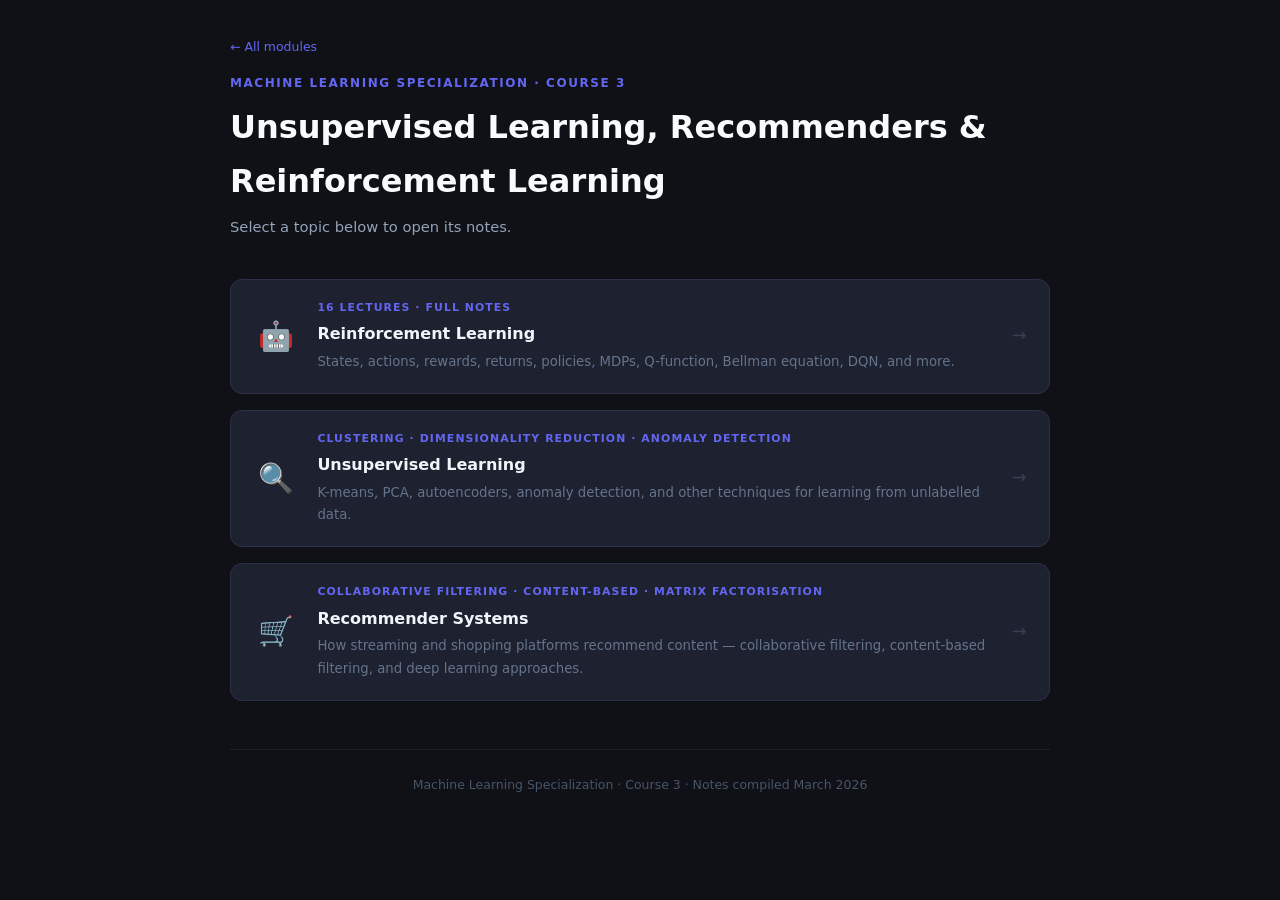
<file: unsupervised/index.html>
<!DOCTYPE html>
<html lang="en">
<head>
  <meta charset="UTF-8" />
  <meta name="viewport" content="width=device-width, initial-scale=1.0" />
  <title>Unsupervised Learning, Recommenders &amp; Reinforcement Learning — Topics</title>
  <link rel="stylesheet" href="../styles.css" />
</head>
<body>
<div class="container">

  <header>
    <a href="../index.html" style="font-size:0.78rem; color:#6366f1; text-decoration:none; display:inline-flex; align-items:center; gap:0.3rem; margin-bottom:1rem;">
      ← All modules
    </a>
    <div class="tag">Machine Learning Specialization · Course 3</div>
    <h1>Unsupervised Learning, Recommenders &amp; Reinforcement Learning</h1>
    <p>Select a topic below to open its notes.</p>
  </header>

  <div class="module-list">

    <a href="reinforcement-learning/index.html" class="module-card">
      <div class="module-icon">🤖</div>
      <div class="module-info">
        <div class="module-tag">16 Lectures · Full Notes</div>
        <h2>Reinforcement Learning</h2>
        <p>States, actions, rewards, returns, policies, MDPs, Q-function, Bellman equation, DQN, and more.</p>
      </div>
      <div class="module-arrow">→</div>
    </a>


    <a href="unsupervised-learning/index.html" class="module-card">
      <div class="module-icon">🔍</div>
      <div class="module-info">
        <div class="module-tag">Clustering · Dimensionality Reduction · Anomaly Detection</div>
        <h2>Unsupervised Learning</h2>
        <p>K-means, PCA, autoencoders, anomaly detection, and other techniques for learning from unlabelled data.</p>
      </div>
      <div class="module-arrow">→</div>
    </a>

    <a href="recommender-systems/index.html" class="module-card">
      <div class="module-icon">🛒</div>
      <div class="module-info">
        <div class="module-tag">Collaborative Filtering · Content-Based · Matrix Factorisation</div>
        <h2>Recommender Systems</h2>
        <p>How streaming and shopping platforms recommend content — collaborative filtering, content-based filtering, and deep learning approaches.</p>
      </div>
      <div class="module-arrow">→</div>
    </a>

  </div>

  <footer>
    Machine Learning Specialization · Course 3 · Notes compiled March 2026
  </footer>

</div>
</body>
</html>
</file>
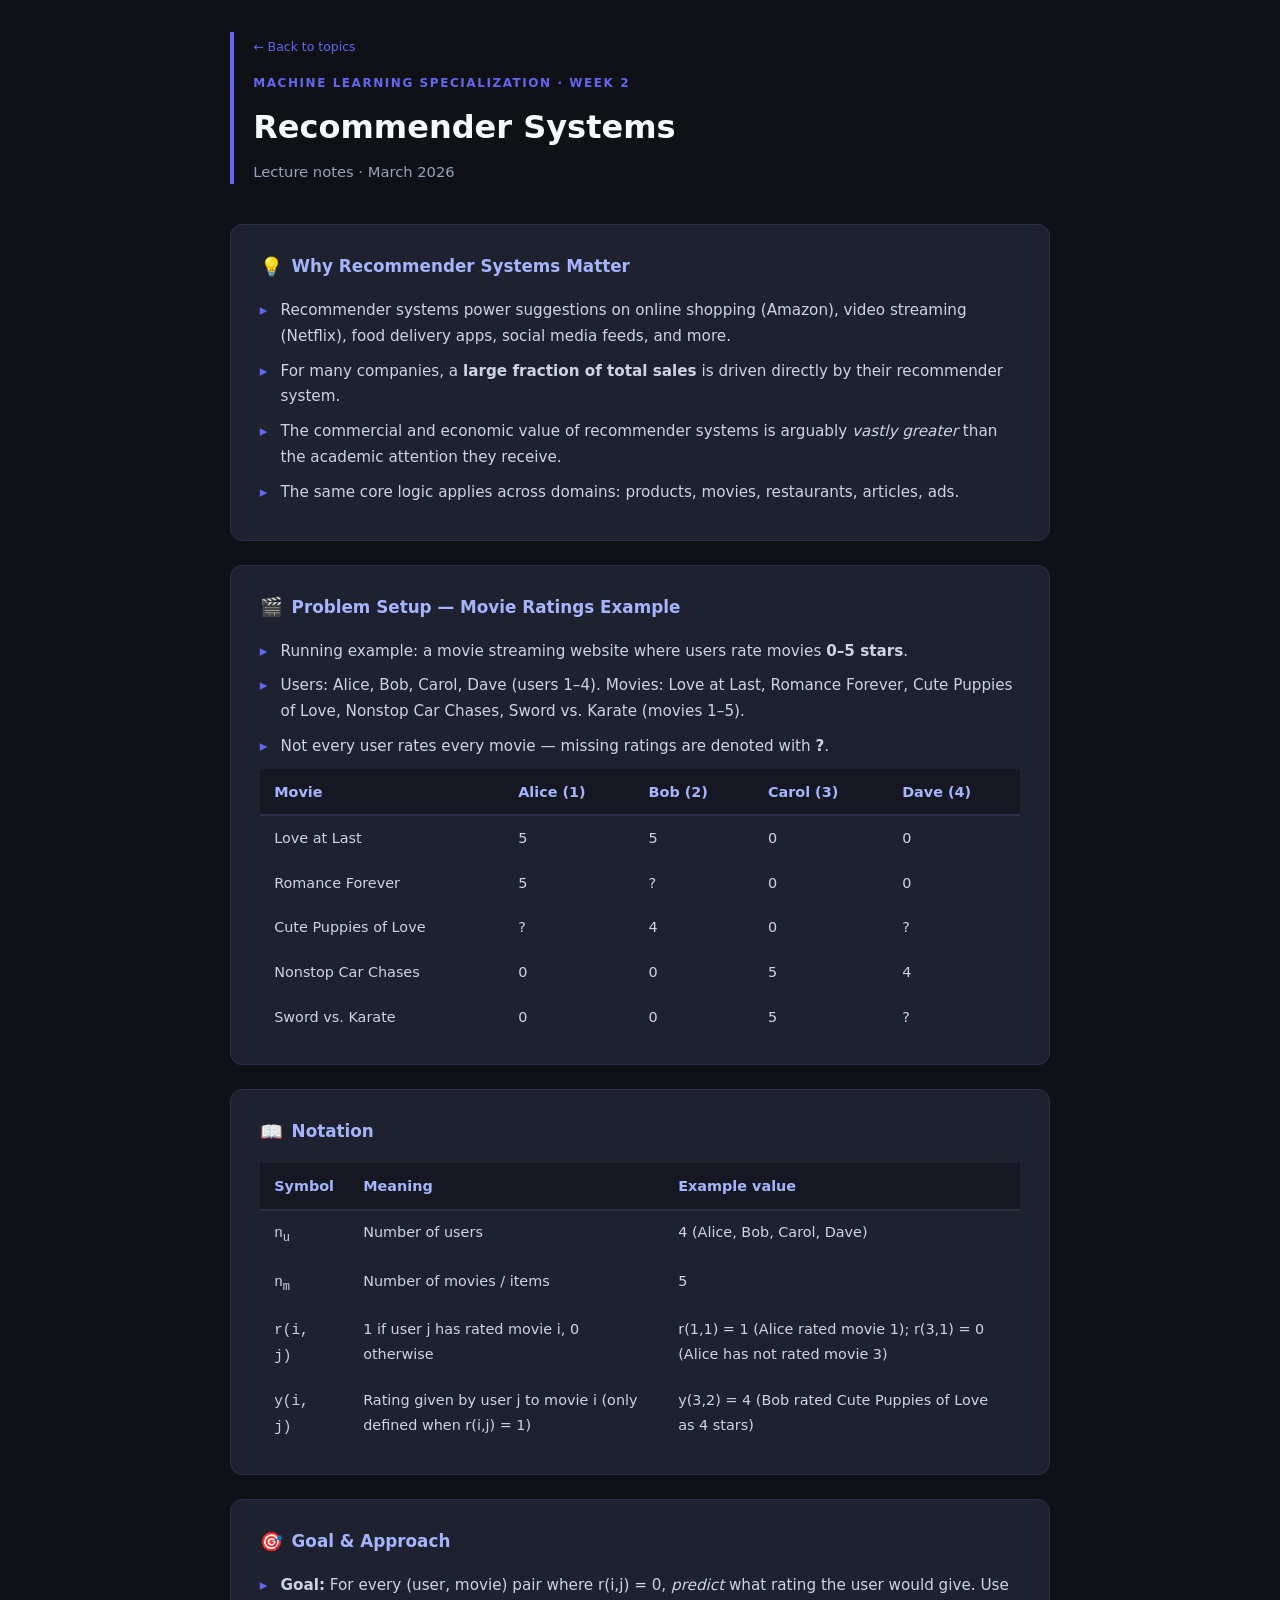
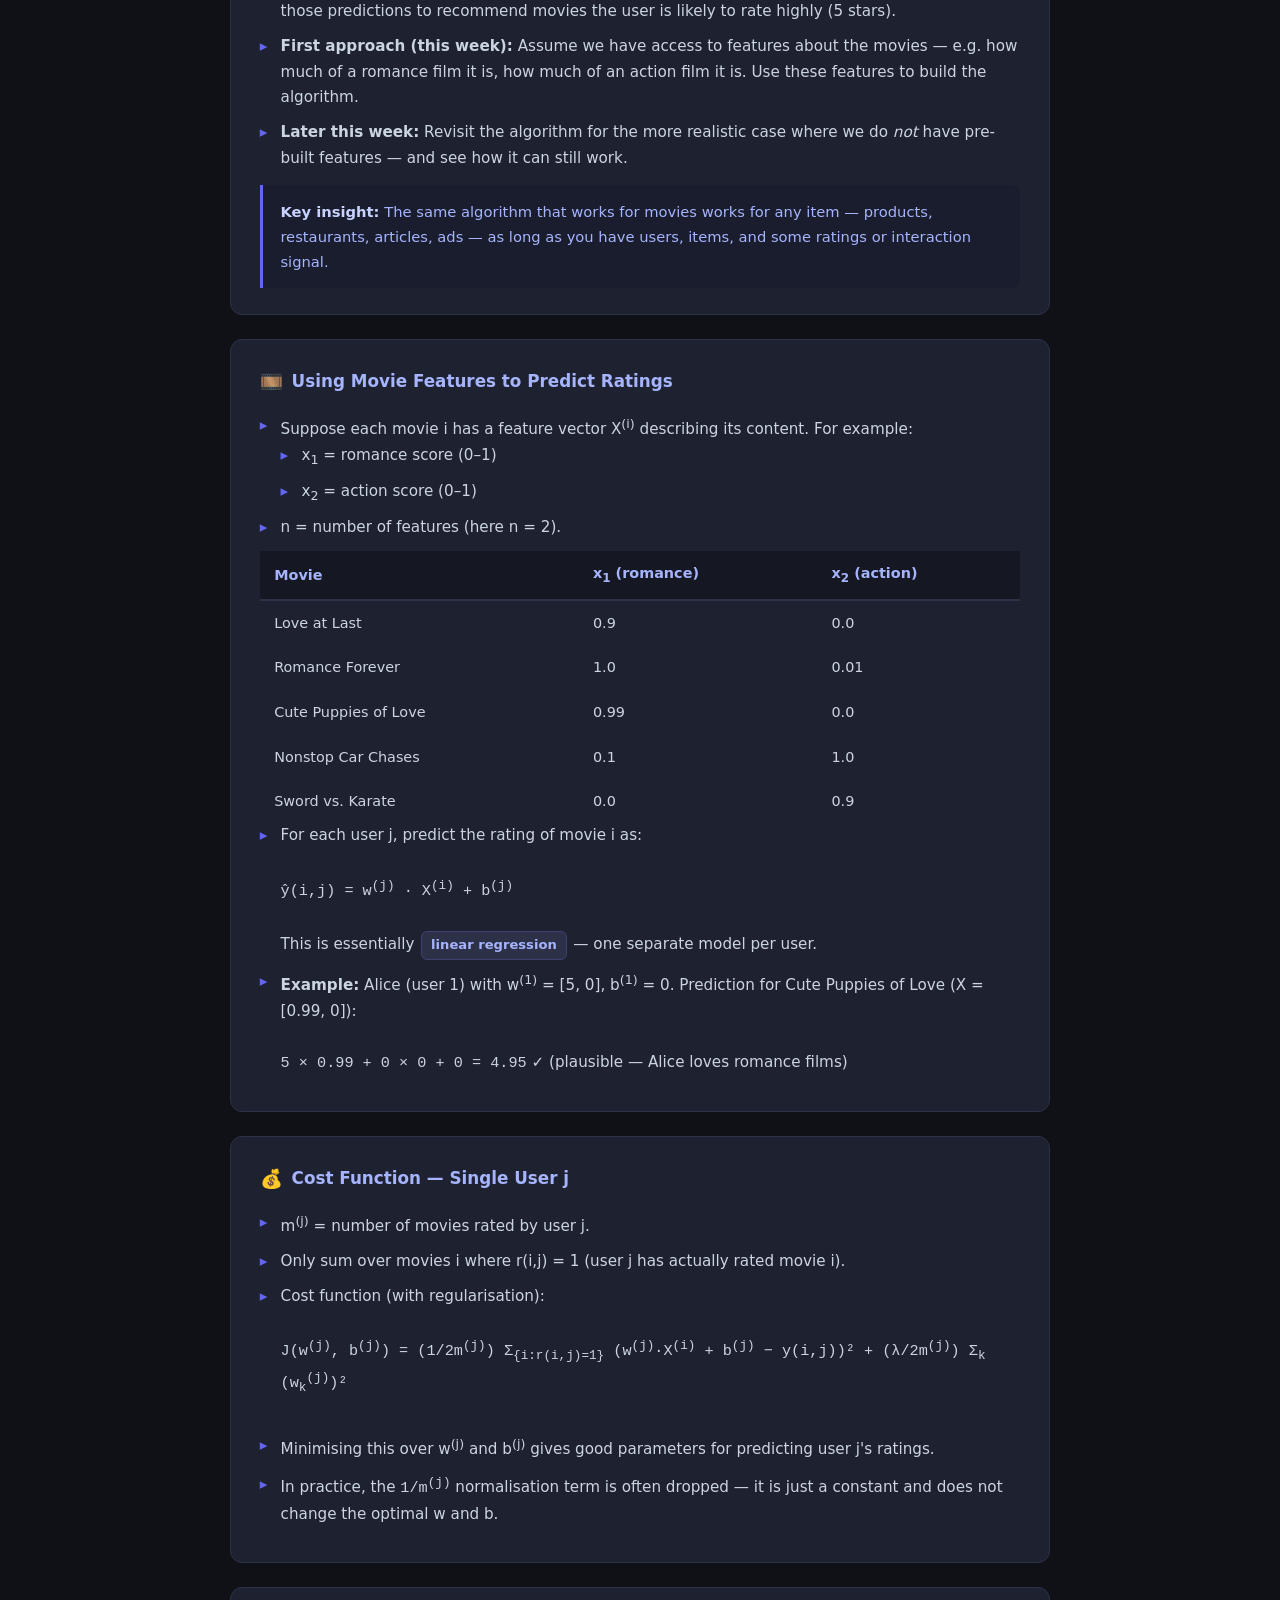
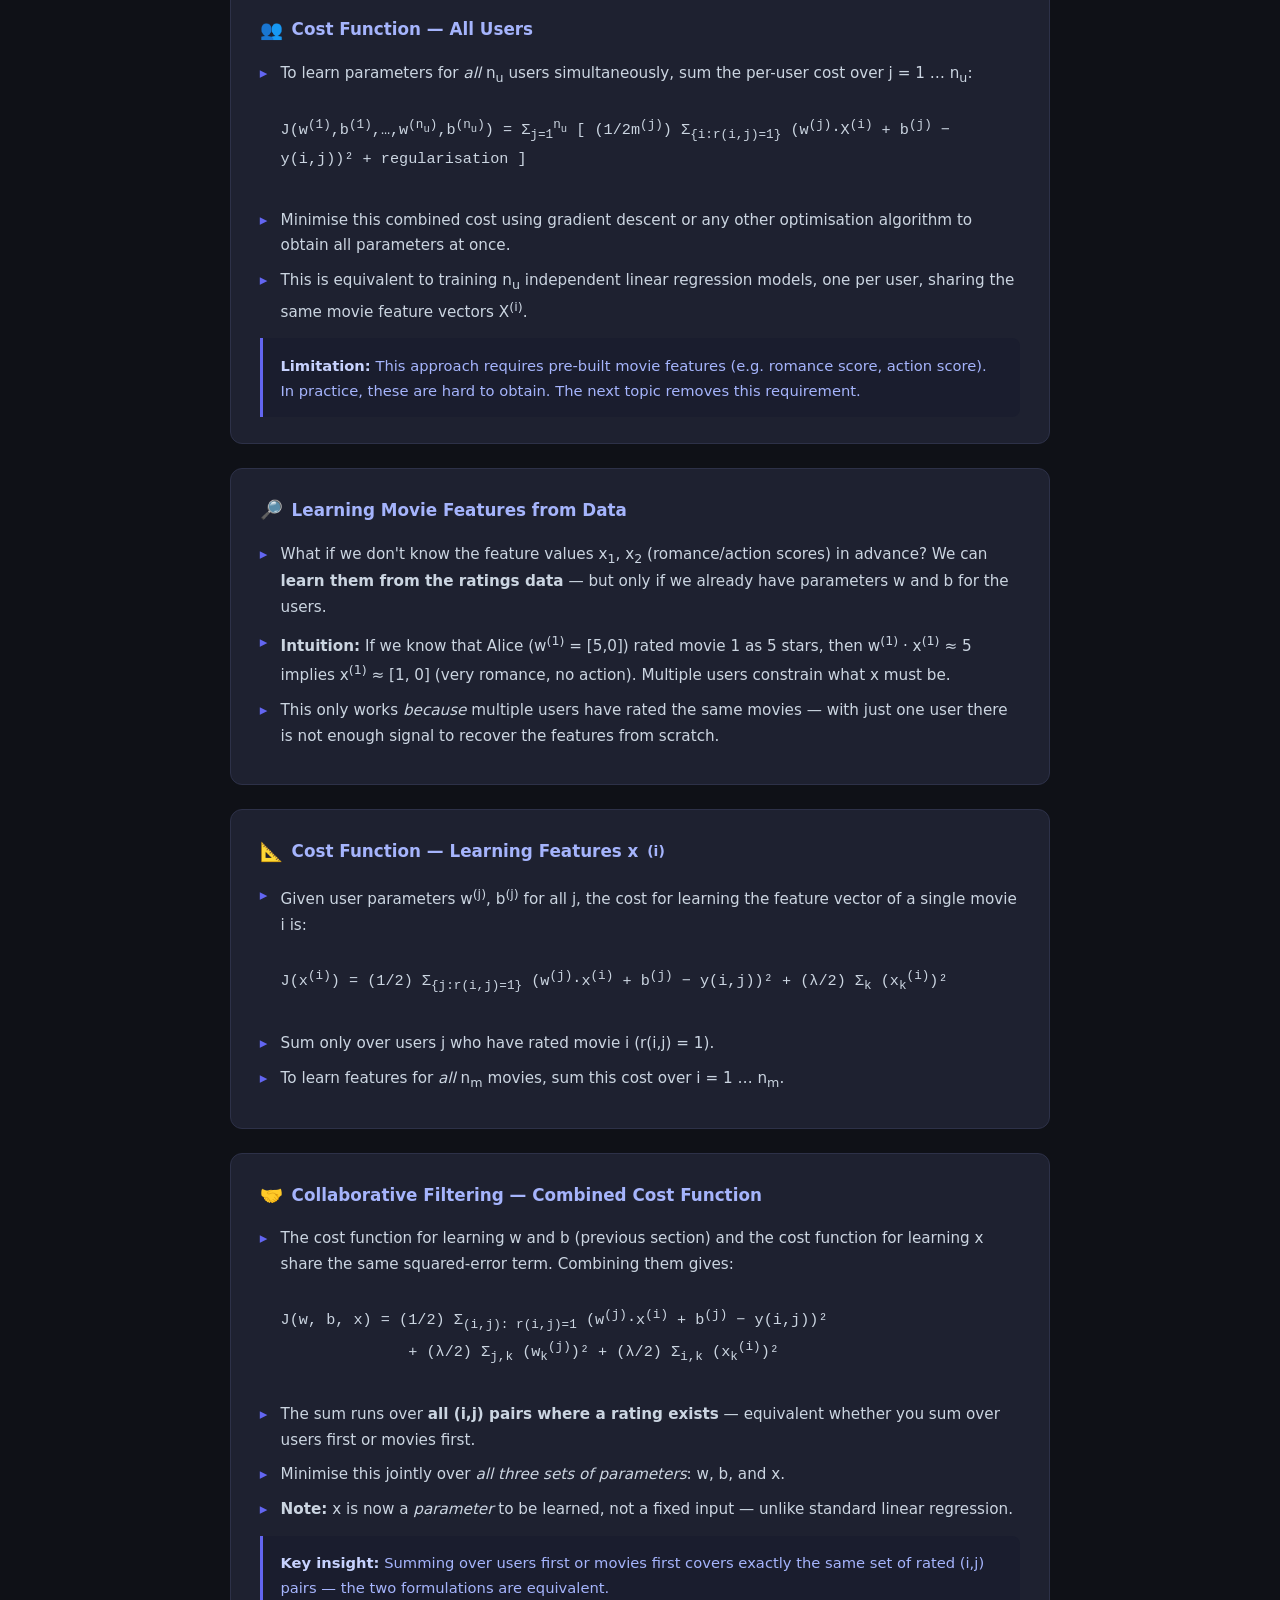
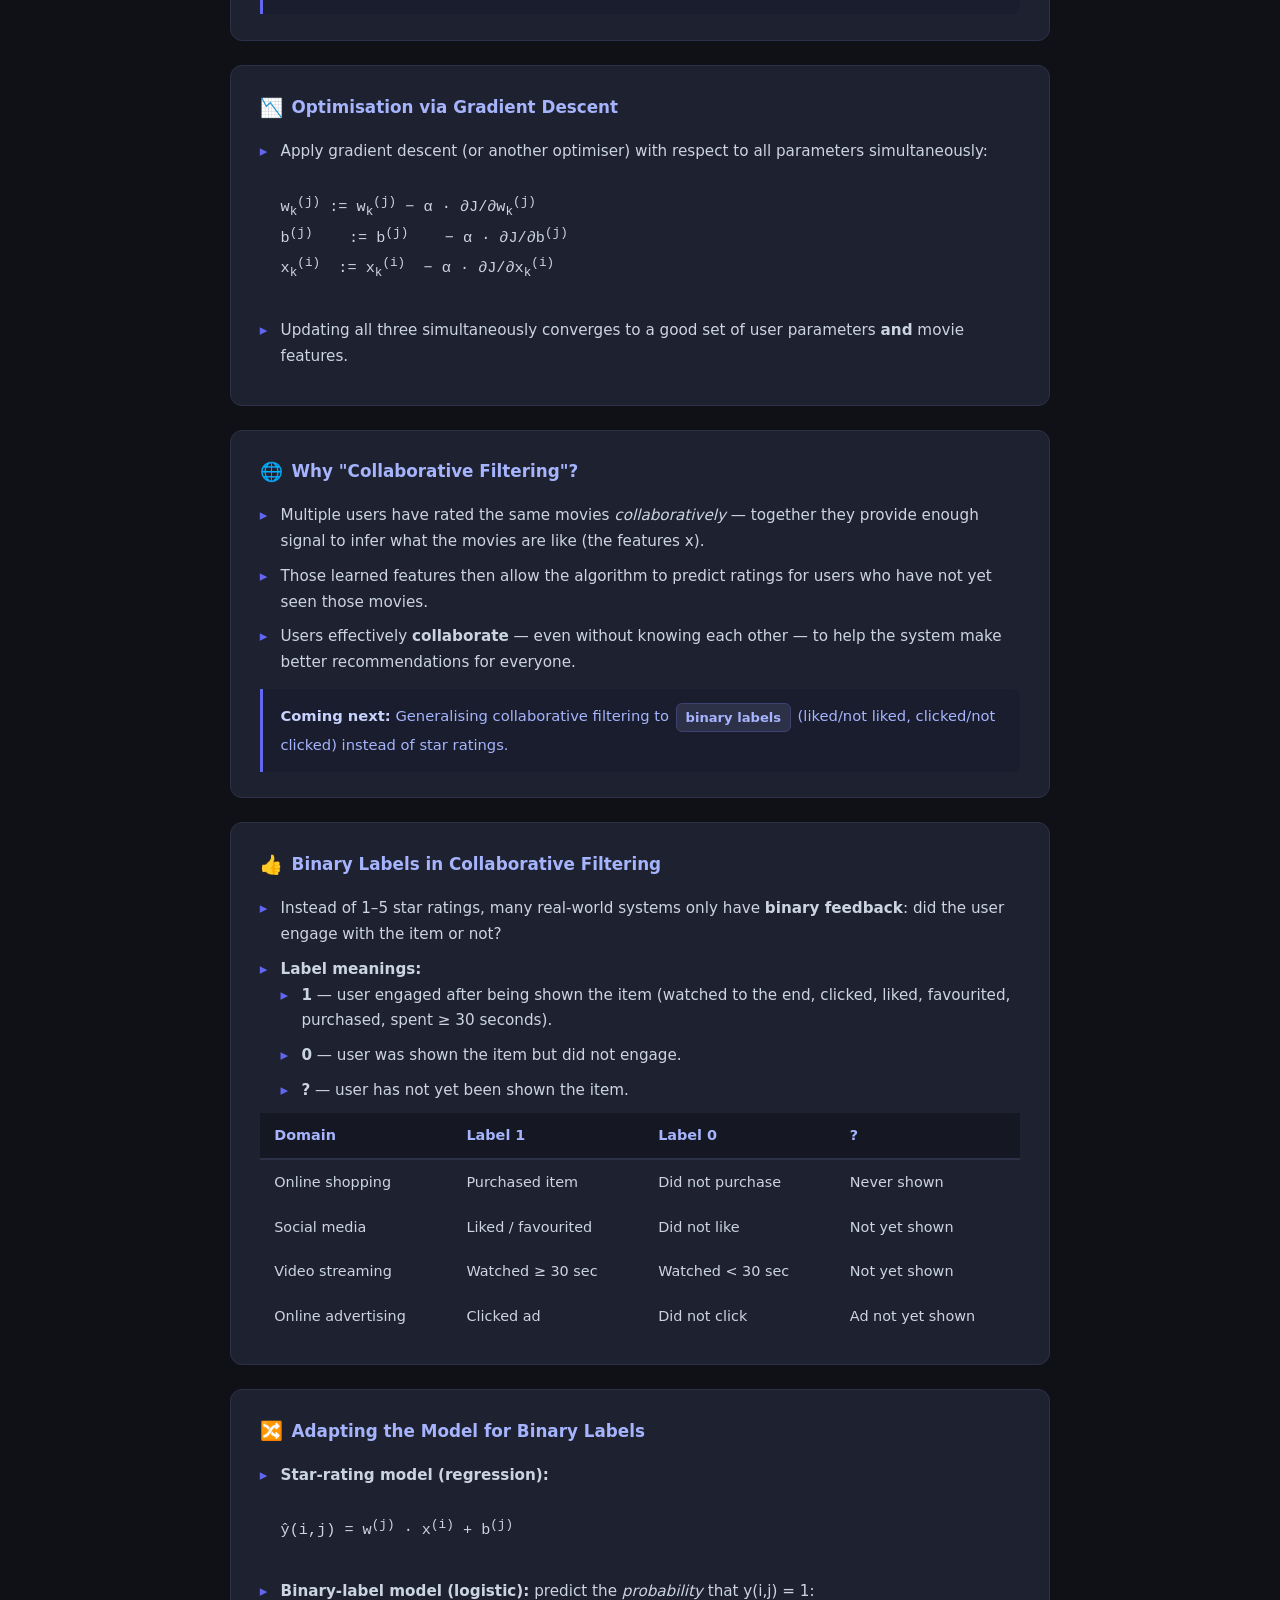
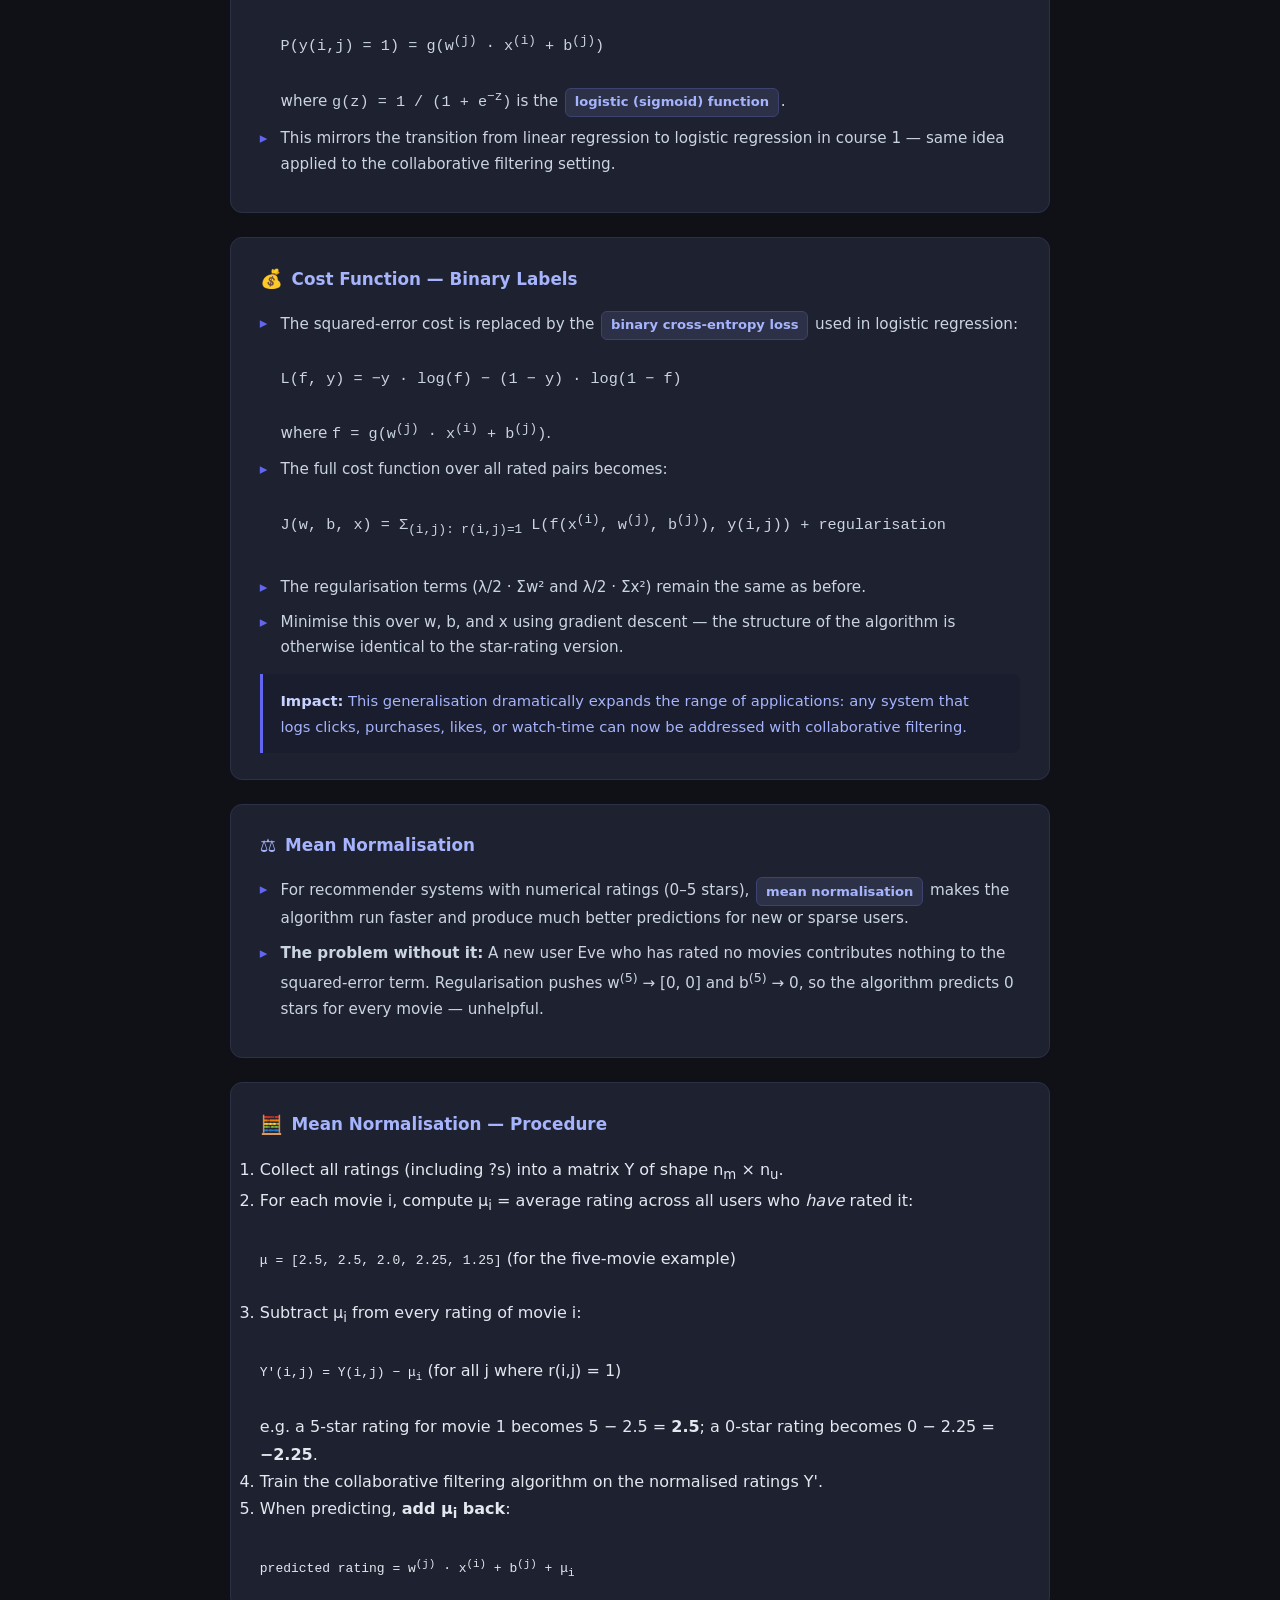
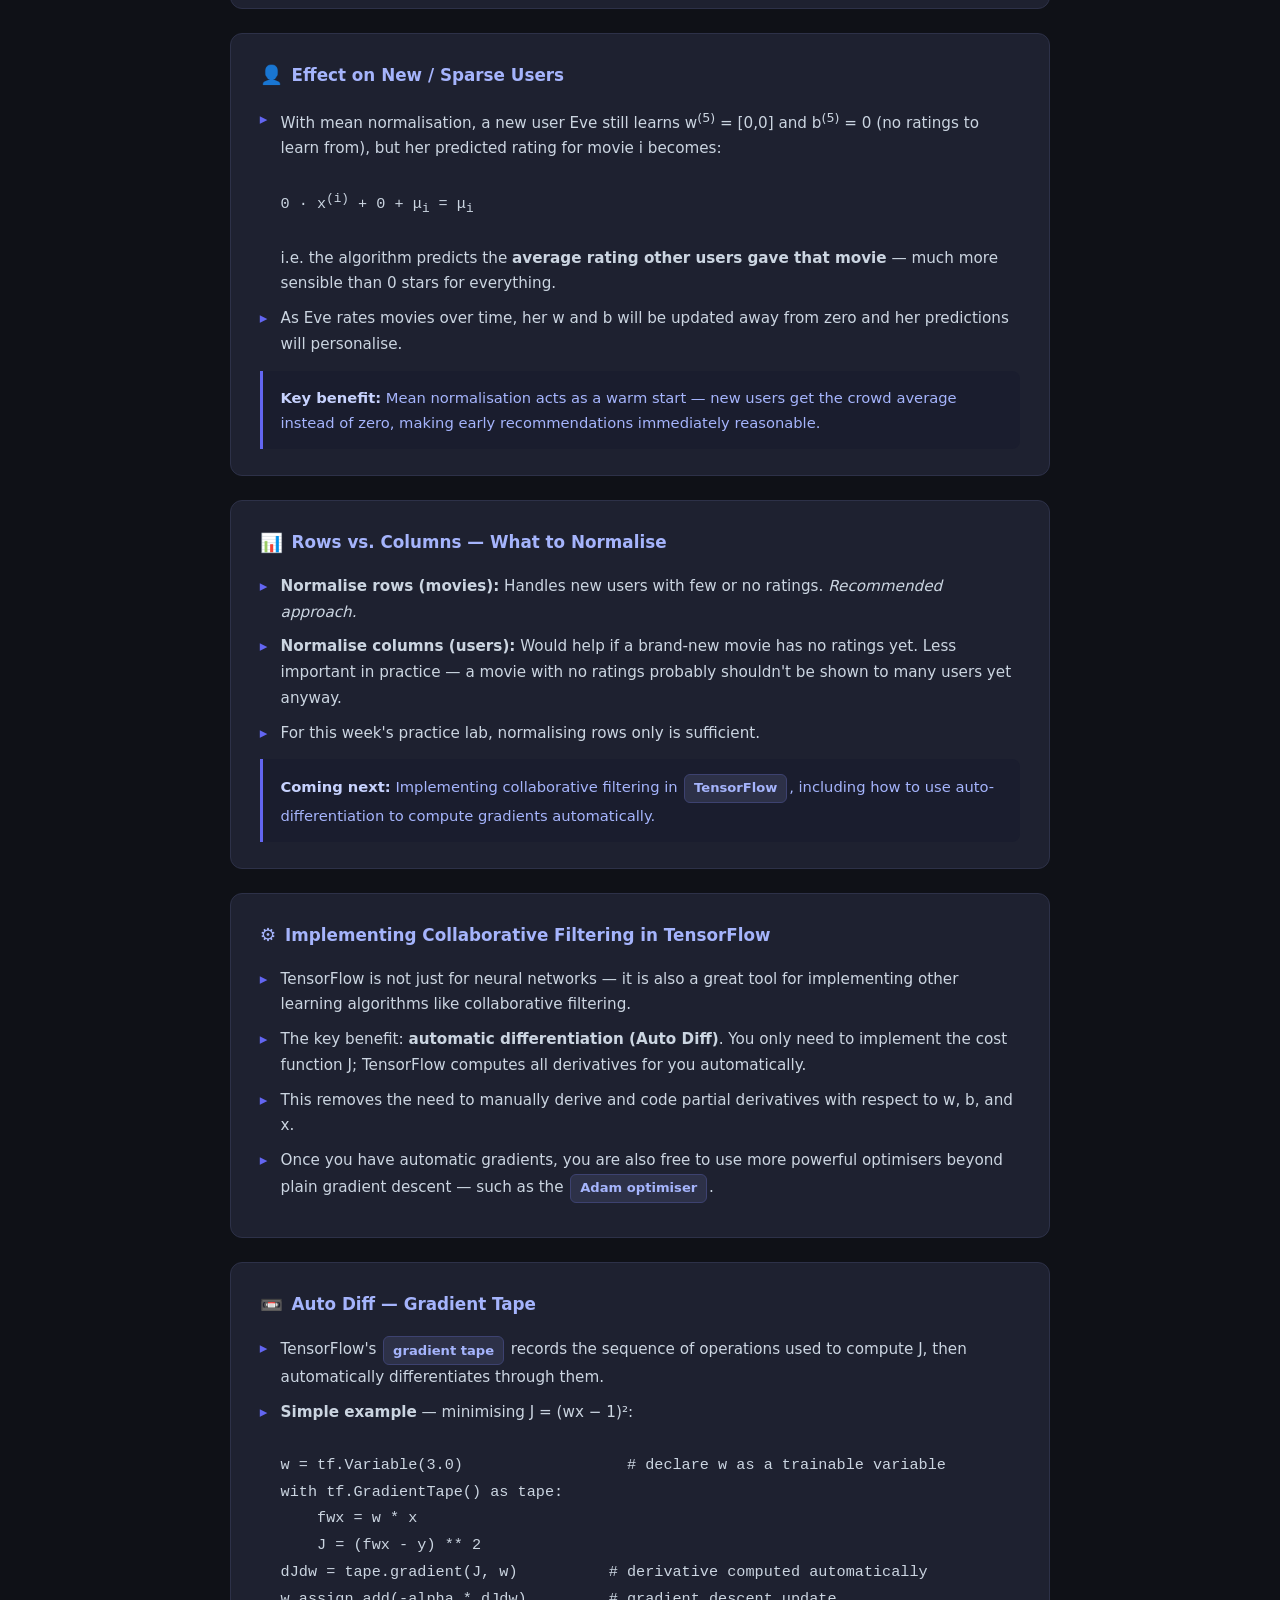
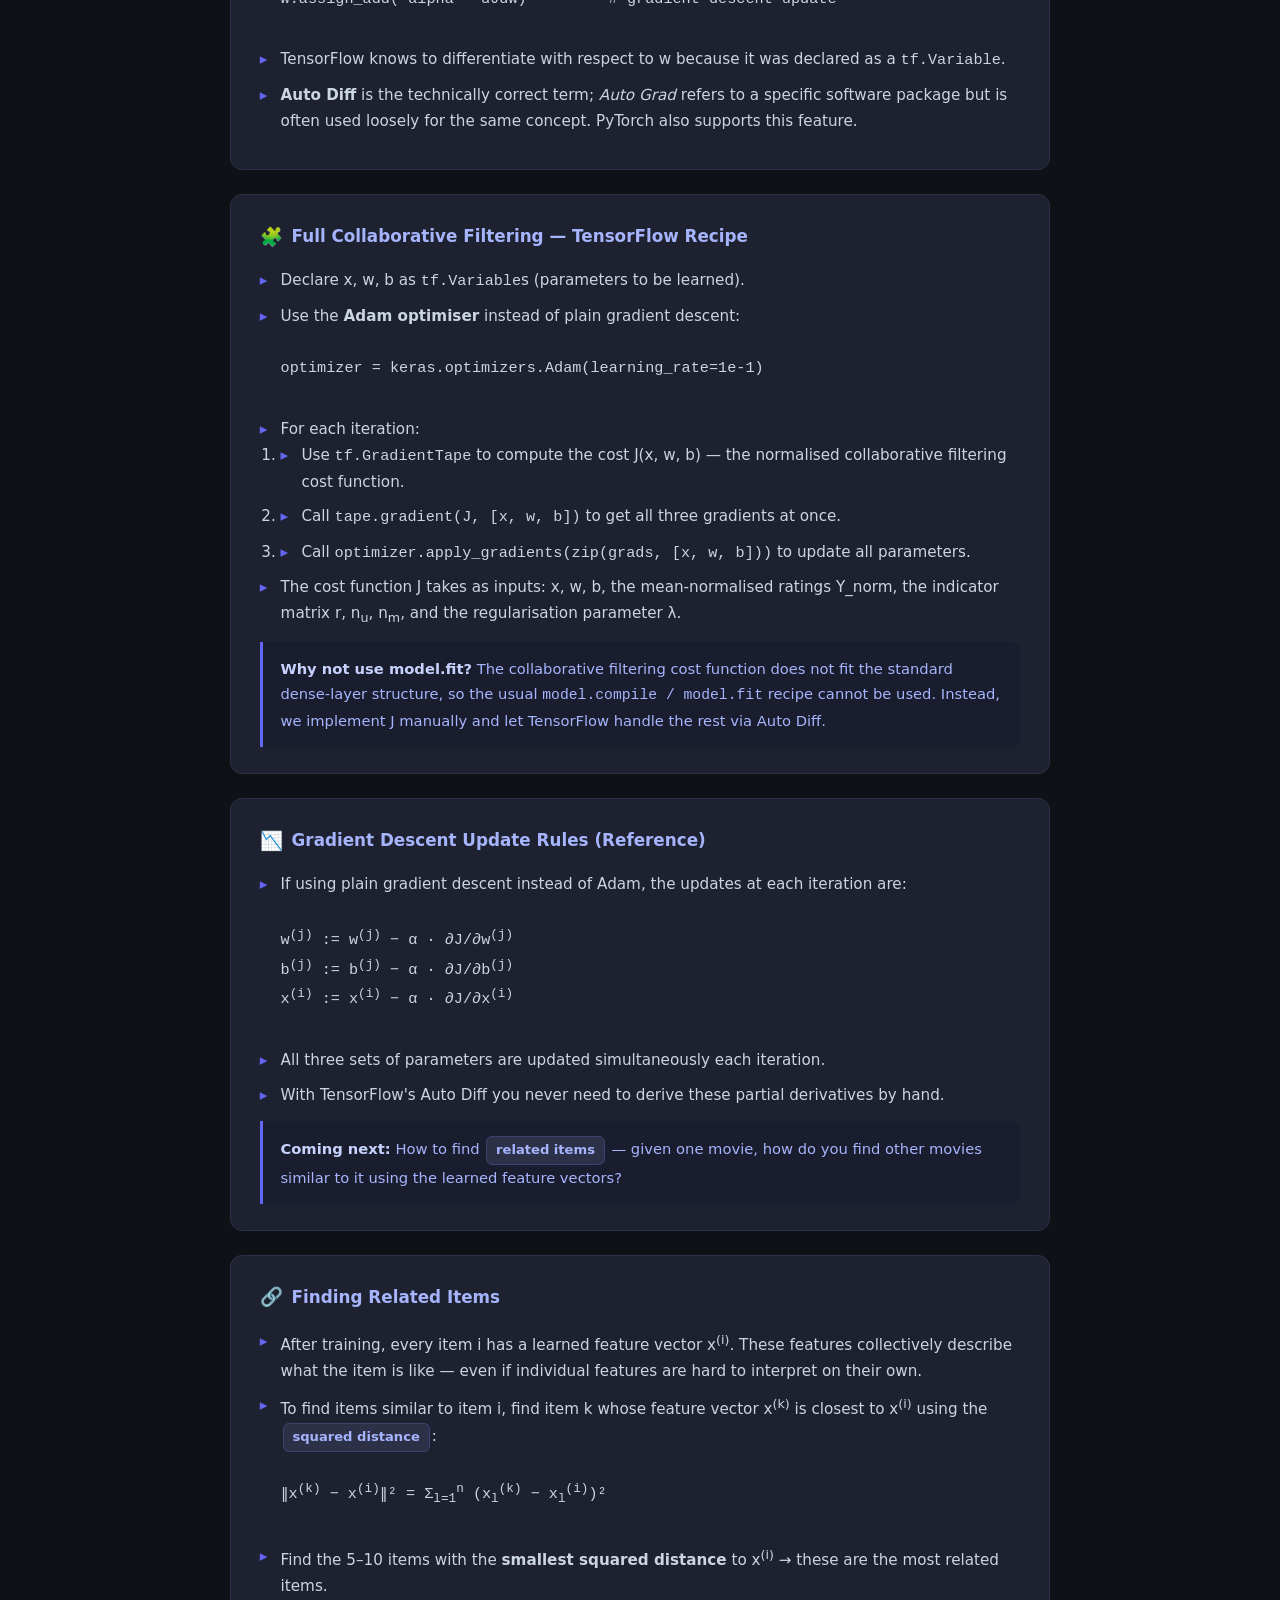
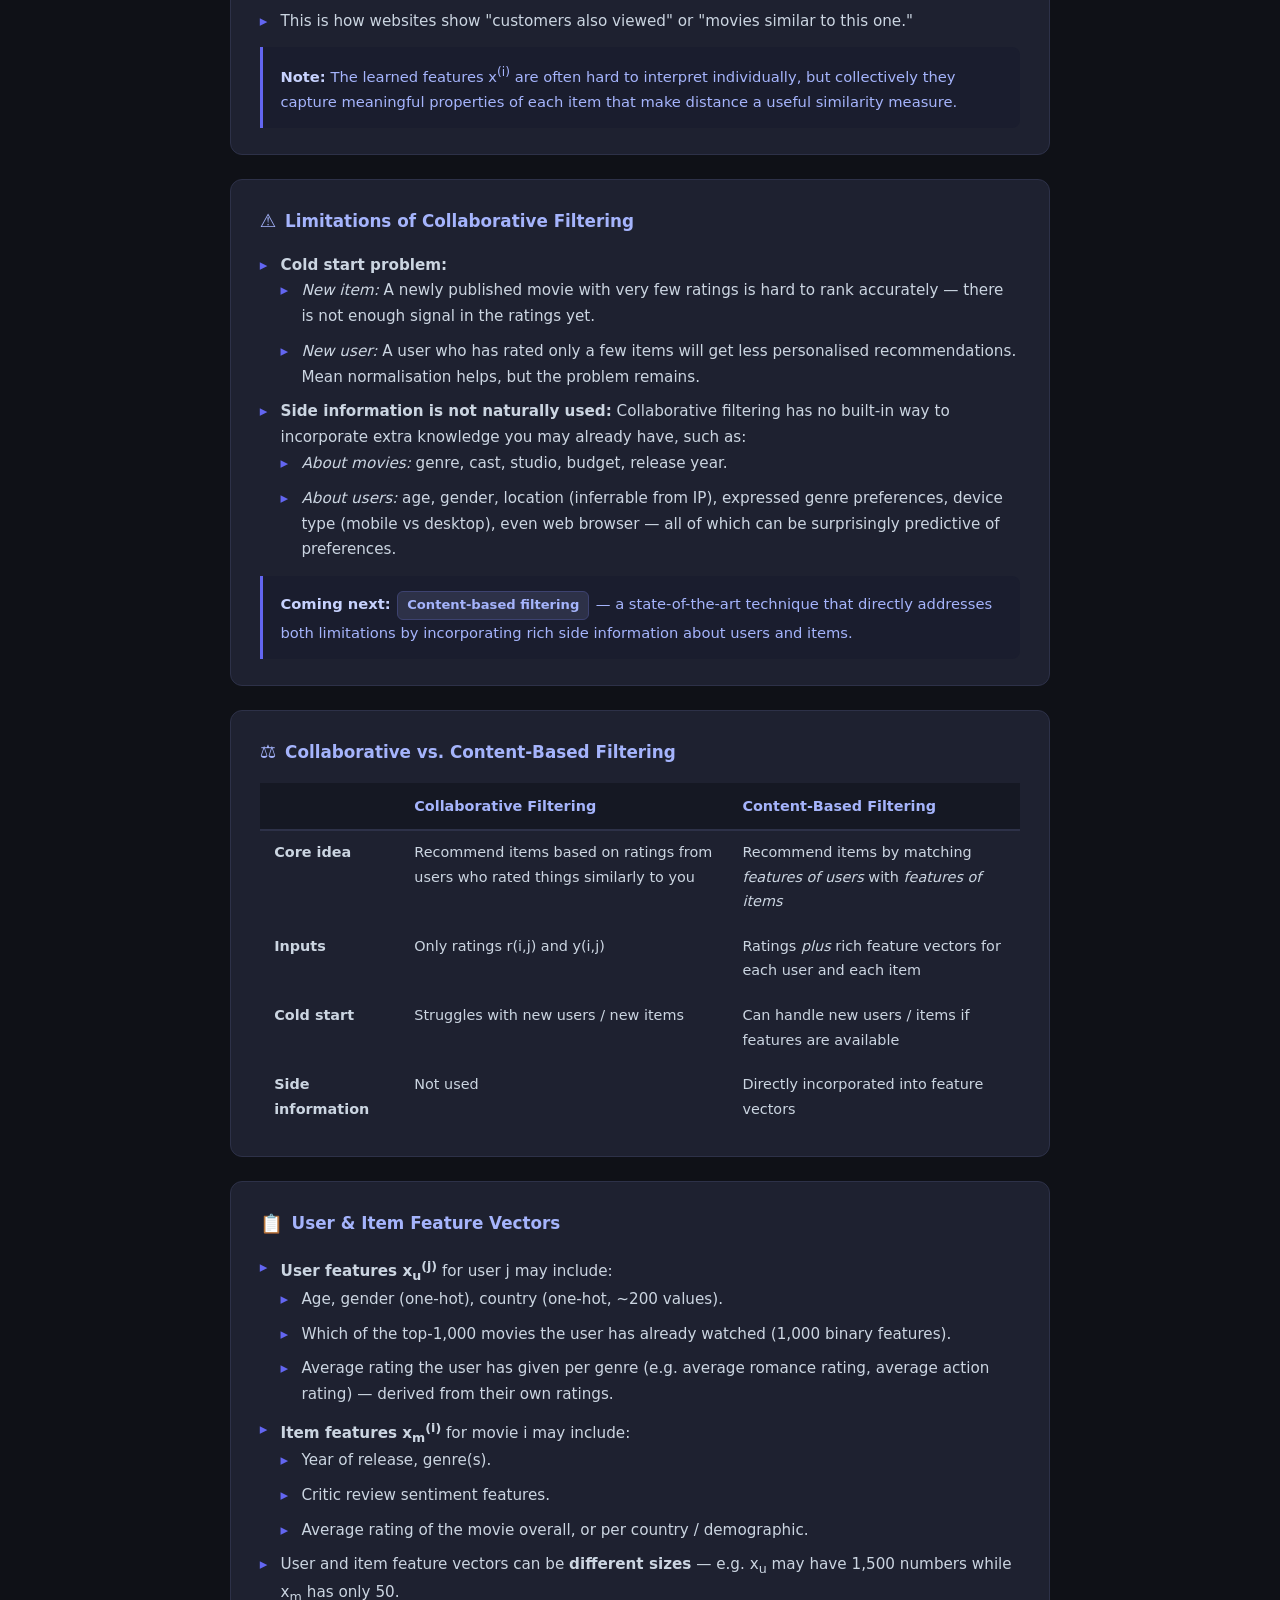
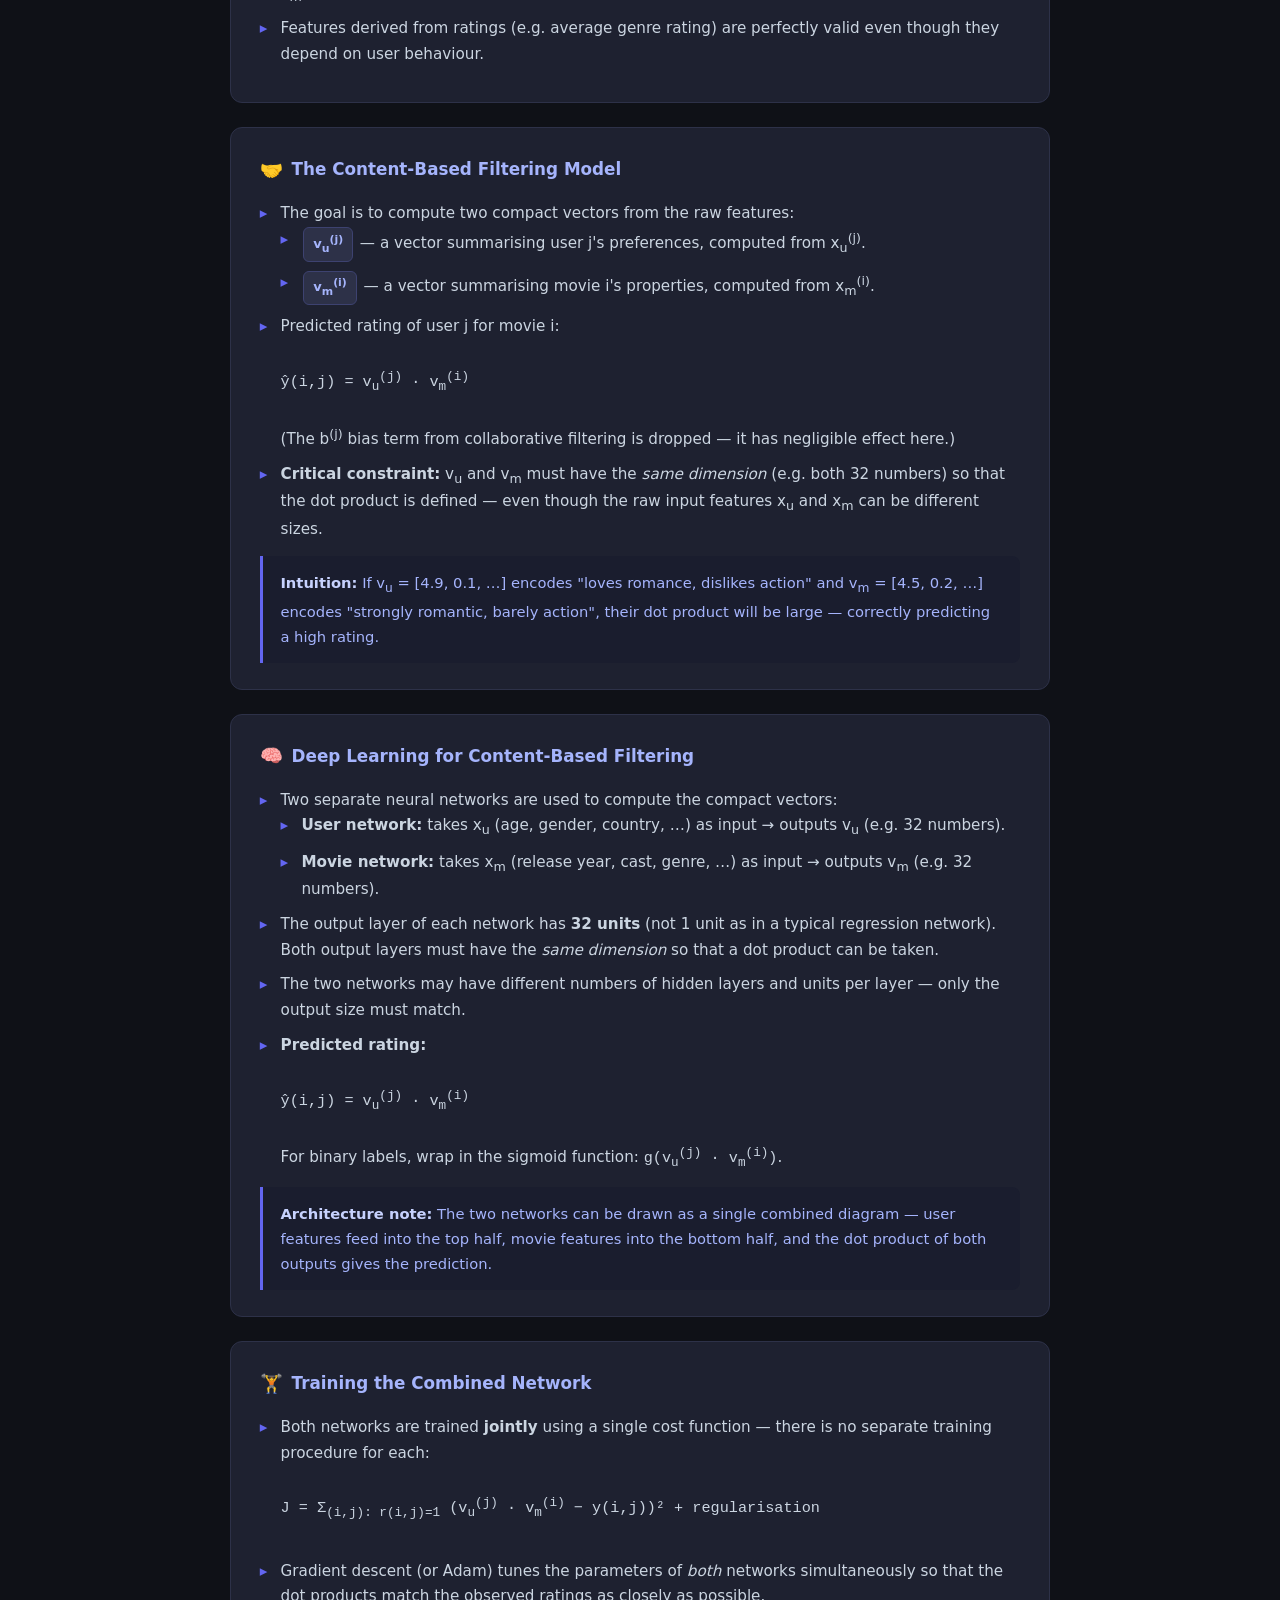
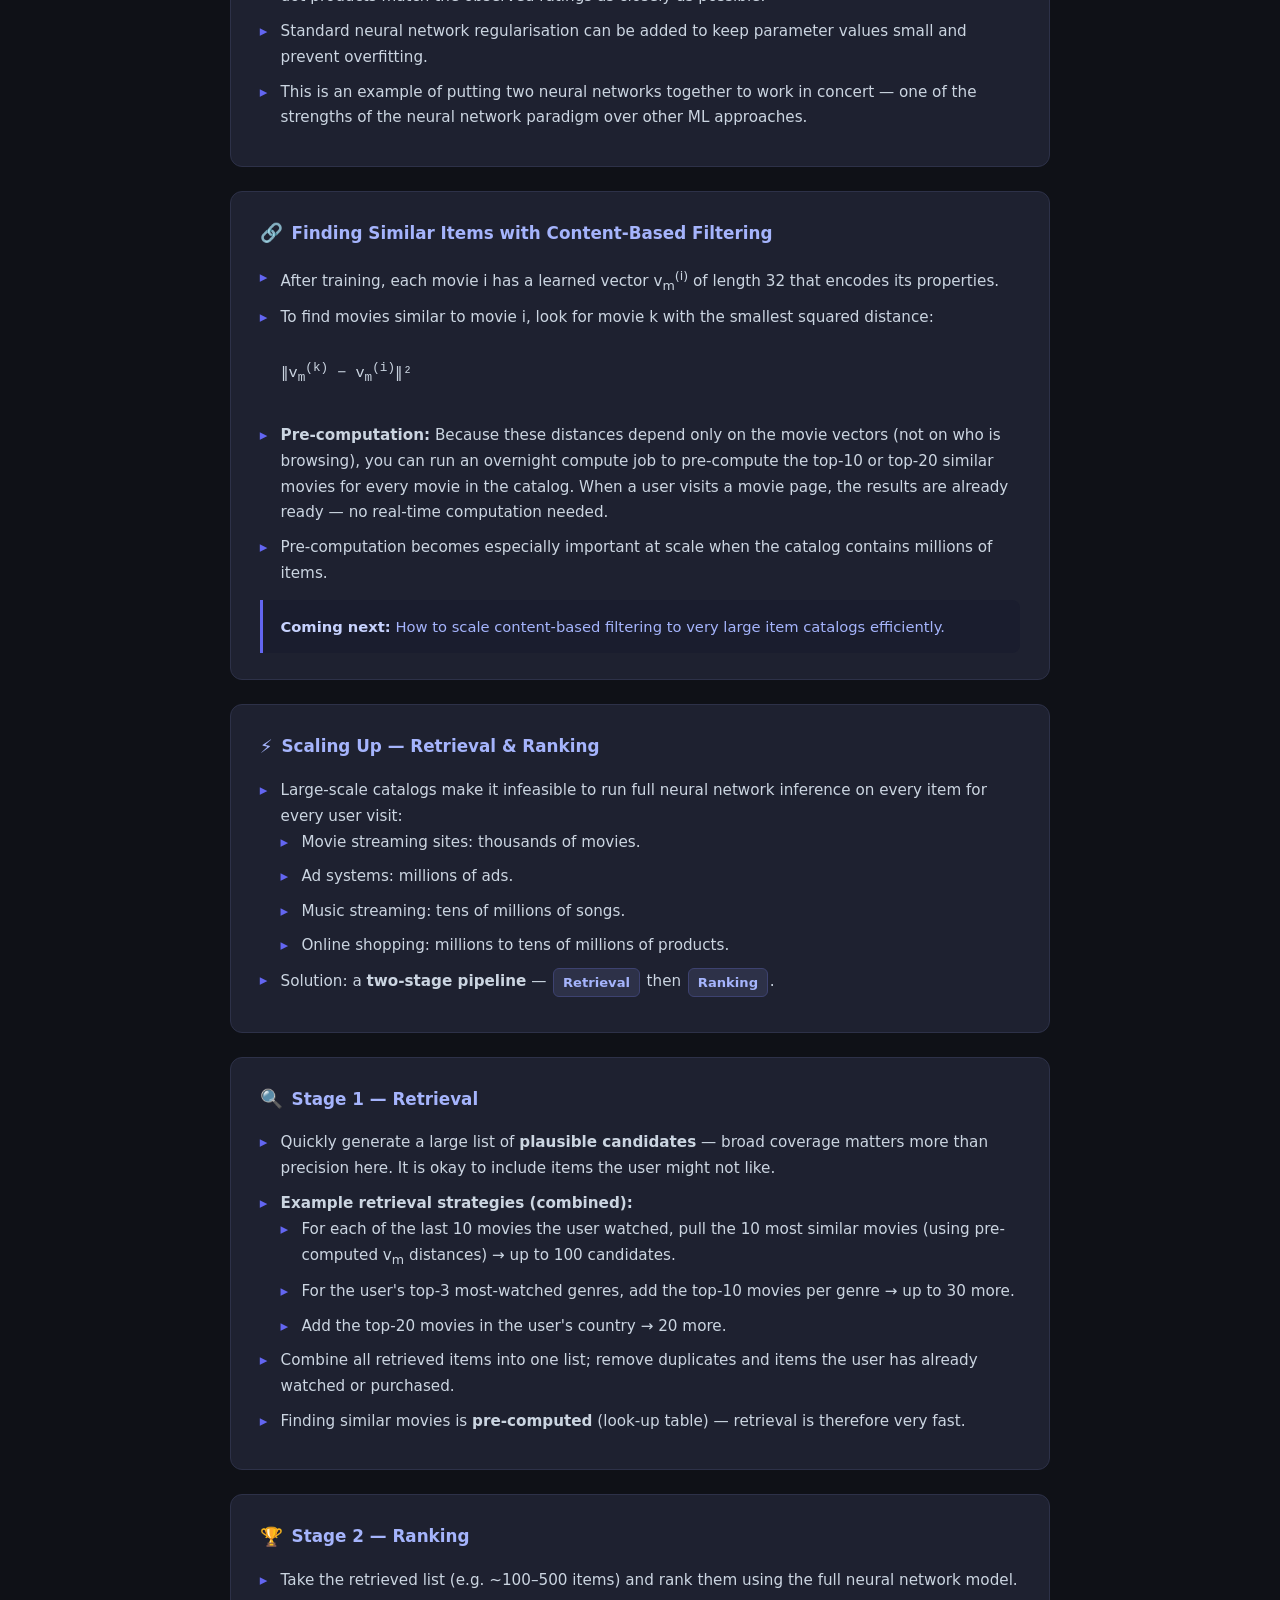
<file: unsupervised/recommender-systems/index.html>
<!DOCTYPE html>
<html lang="en">
<head>
  <meta charset="UTF-8" />
  <meta name="viewport" content="width=device-width, initial-scale=1.0" />
  <title>Recommender Systems — Lecture Notes</title>
  <link rel="stylesheet" href="../../styles.css" />
</head>
<body>
<div class="container">

  <header class="notes-header">
    <a href="../index.html" style="font-size:0.78rem; color:#6366f1; text-decoration:none; display:inline-flex; align-items:center; gap:0.3rem; margin-bottom:1rem;">
      ← Back to topics
    </a>
    <div class="tag">Machine Learning Specialization · Week 2</div>
    <h1>Recommender Systems</h1>
    <p class="subtitle">Lecture notes · March 2026</p>
  </header>

  <!-- 1. Why Recommender Systems Matter -->
  <div class="card">
    <h2><span class="icon">💡</span> Why Recommender Systems Matter</h2>
    <ul>
      <li>Recommender systems power suggestions on online shopping (Amazon), video streaming (Netflix), food delivery apps, social media feeds, and more.</li>
      <li>For many companies, a <strong>large fraction of total sales</strong> is driven directly by their recommender system.</li>
      <li>The commercial and economic value of recommender systems is arguably <em>vastly greater</em> than the academic attention they receive.</li>
      <li>The same core logic applies across domains: products, movies, restaurants, articles, ads.</li>
    </ul>
  </div>

  <!-- 2. Problem Setup — Movie Ratings Example -->
  <div class="card">
    <h2><span class="icon">🎬</span> Problem Setup — Movie Ratings Example</h2>
    <ul>
      <li>Running example: a movie streaming website where users rate movies <strong>0–5 stars</strong>.</li>
      <li>Users: Alice, Bob, Carol, Dave (users 1–4). Movies: Love at Last, Romance Forever, Cute Puppies of Love, Nonstop Car Chases, Sword vs. Karate (movies 1–5).</li>
      <li>Not every user rates every movie — missing ratings are denoted with <strong>?</strong>.</li>
    </ul>
    <table>
      <thead>
        <tr>
          <th>Movie</th>
          <th>Alice (1)</th>
          <th>Bob (2)</th>
          <th>Carol (3)</th>
          <th>Dave (4)</th>
        </tr>
      </thead>
      <tbody>
        <tr><td>Love at Last</td><td>5</td><td>5</td><td>0</td><td>0</td></tr>
        <tr><td>Romance Forever</td><td>5</td><td>?</td><td>0</td><td>0</td></tr>
        <tr><td>Cute Puppies of Love</td><td>?</td><td>4</td><td>0</td><td>?</td></tr>
        <tr><td>Nonstop Car Chases</td><td>0</td><td>0</td><td>5</td><td>4</td></tr>
        <tr><td>Sword vs. Karate</td><td>0</td><td>0</td><td>5</td><td>?</td></tr>
      </tbody>
    </table>
  </div>

  <!-- 3. Notation -->
  <div class="card">
    <h2><span class="icon">📖</span> Notation</h2>
    <table>
      <thead>
        <tr>
          <th>Symbol</th>
          <th>Meaning</th>
          <th>Example value</th>
        </tr>
      </thead>
      <tbody>
        <tr>
          <td><code>n<sub>u</sub></code></td>
          <td>Number of users</td>
          <td>4 (Alice, Bob, Carol, Dave)</td>
        </tr>
        <tr>
          <td><code>n<sub>m</sub></code></td>
          <td>Number of movies / items</td>
          <td>5</td>
        </tr>
        <tr>
          <td><code>r(i, j)</code></td>
          <td>1 if user j has rated movie i, 0 otherwise</td>
          <td>r(1,1) = 1 (Alice rated movie 1); r(3,1) = 0 (Alice has not rated movie 3)</td>
        </tr>
        <tr>
          <td><code>y(i, j)</code></td>
          <td>Rating given by user j to movie i (only defined when r(i,j) = 1)</td>
          <td>y(3,2) = 4 (Bob rated Cute Puppies of Love as 4 stars)</td>
        </tr>
      </tbody>
    </table>
  </div>

  <!-- 4. Goal & Approach -->
  <div class="card">
    <h2><span class="icon">🎯</span> Goal &amp; Approach</h2>
    <ul>
      <li><strong>Goal:</strong> For every (user, movie) pair where r(i,j) = 0, <em>predict</em> what rating the user would give. Use those predictions to recommend movies the user is likely to rate highly (5 stars).</li>
      <li><strong>First approach (this week):</strong> Assume we have access to features about the movies — e.g. how much of a romance film it is, how much of an action film it is. Use these features to build the algorithm.</li>
      <li><strong>Later this week:</strong> Revisit the algorithm for the more realistic case where we do <em>not</em> have pre-built features — and see how it can still work.</li>
    </ul>
    <div class="callout">
      <strong>Key insight:</strong> The same algorithm that works for movies works for any item — products, restaurants, articles, ads — as long as you have users, items, and some ratings or interaction signal.
    </div>
  </div>

  <!-- 5. Using Movie Features to Predict Ratings -->
  <div class="card">
    <h2><span class="icon">🎞️</span> Using Movie Features to Predict Ratings</h2>
    <ul>
      <li>Suppose each movie i has a feature vector X<sup>(i)</sup> describing its content. For example:
        <ul>
          <li>x<sub>1</sub> = romance score (0–1)</li>
          <li>x<sub>2</sub> = action score (0–1)</li>
        </ul>
      </li>
      <li>n = number of features (here n = 2).</li>
    </ul>
    <table>
      <thead>
        <tr><th>Movie</th><th>x<sub>1</sub> (romance)</th><th>x<sub>2</sub> (action)</th></tr>
      </thead>
      <tbody>
        <tr><td>Love at Last</td><td>0.9</td><td>0.0</td></tr>
        <tr><td>Romance Forever</td><td>1.0</td><td>0.01</td></tr>
        <tr><td>Cute Puppies of Love</td><td>0.99</td><td>0.0</td></tr>
        <tr><td>Nonstop Car Chases</td><td>0.1</td><td>1.0</td></tr>
        <tr><td>Sword vs. Karate</td><td>0.0</td><td>0.9</td></tr>
      </tbody>
    </table>
    <ul>
      <li>For each user j, predict the rating of movie i as:
        <br><br>
        <code>ŷ(i,j) = w<sup>(j)</sup> · X<sup>(i)</sup> + b<sup>(j)</sup></code>
        <br><br>
        This is essentially <span class="term">linear regression</span> — one separate model per user.
      </li>
      <li><strong>Example:</strong> Alice (user 1) with w<sup>(1)</sup> = [5, 0], b<sup>(1)</sup> = 0. Prediction for Cute Puppies of Love (X = [0.99, 0]):
        <br><br>
        <code>5 × 0.99 + 0 × 0 + 0 = 4.95</code> ✓ (plausible — Alice loves romance films)
      </li>
    </ul>
  </div>

  <!-- 6. Cost Function for a Single User -->
  <div class="card">
    <h2><span class="icon">💰</span> Cost Function — Single User j</h2>
    <ul>
      <li>m<sup>(j)</sup> = number of movies rated by user j.</li>
      <li>Only sum over movies i where r(i,j) = 1 (user j has actually rated movie i).</li>
      <li>Cost function (with regularisation):
        <br><br>
        <code>J(w<sup>(j)</sup>, b<sup>(j)</sup>) = (1/2m<sup>(j)</sup>) Σ<sub>{i:r(i,j)=1}</sub> (w<sup>(j)</sup>·X<sup>(i)</sup> + b<sup>(j)</sup> − y(i,j))² + (λ/2m<sup>(j)</sup>) Σ<sub>k</sub> (w<sub>k</sub><sup>(j)</sup>)²</code>
        <br><br>
      </li>
      <li>Minimising this over w<sup>(j)</sup> and b<sup>(j)</sup> gives good parameters for predicting user j's ratings.</li>
      <li>In practice, the <code>1/m<sup>(j)</sup></code> normalisation term is often dropped — it is just a constant and does not change the optimal w and b.</li>
    </ul>
  </div>

  <!-- 7. Cost Function for All Users -->
  <div class="card">
    <h2><span class="icon">👥</span> Cost Function — All Users</h2>
    <ul>
      <li>To learn parameters for <em>all</em> n<sub>u</sub> users simultaneously, sum the per-user cost over j = 1 … n<sub>u</sub>:
        <br><br>
        <code>J(w<sup>(1)</sup>,b<sup>(1)</sup>,…,w<sup>(n<sub>u</sub>)</sup>,b<sup>(n<sub>u</sub>)</sup>) = Σ<sub>j=1</sub><sup>n<sub>u</sub></sup> [ (1/2m<sup>(j)</sup>) Σ<sub>{i:r(i,j)=1}</sub> (w<sup>(j)</sup>·X<sup>(i)</sup> + b<sup>(j)</sup> − y(i,j))² + regularisation ]</code>
        <br><br>
      </li>
      <li>Minimise this combined cost using gradient descent or any other optimisation algorithm to obtain all parameters at once.</li>
      <li>This is equivalent to training n<sub>u</sub> independent linear regression models, one per user, sharing the same movie feature vectors X<sup>(i)</sup>.</li>
    </ul>
    <div class="callout">
      <strong>Limitation:</strong> This approach requires pre-built movie features (e.g. romance score, action score). In practice, these are hard to obtain. The next topic removes this requirement.
    </div>
  </div>

  <!-- 8. Learning Movie Features from Data -->
  <div class="card">
    <h2><span class="icon">🔎</span> Learning Movie Features from Data</h2>
    <ul>
      <li>What if we don't know the feature values x<sub>1</sub>, x<sub>2</sub> (romance/action scores) in advance? We can <strong>learn them from the ratings data</strong> — but only if we already have parameters w and b for the users.</li>
      <li><strong>Intuition:</strong> If we know that Alice (w<sup>(1)</sup> = [5,0]) rated movie 1 as 5 stars, then w<sup>(1)</sup> · x<sup>(1)</sup> ≈ 5 implies x<sup>(1)</sup> ≈ [1, 0] (very romance, no action). Multiple users constrain what x must be.</li>
      <li>This only works <em>because</em> multiple users have rated the same movies — with just one user there is not enough signal to recover the features from scratch.</li>
    </ul>
  </div>

  <!-- 9. Cost Function for Learning Features x -->
  <div class="card">
    <h2><span class="icon">📐</span> Cost Function — Learning Features x<sup>(i)</sup></h2>
    <ul>
      <li>Given user parameters w<sup>(j)</sup>, b<sup>(j)</sup> for all j, the cost for learning the feature vector of a single movie i is:
        <br><br>
        <code>J(x<sup>(i)</sup>) = (1/2) Σ<sub>{j:r(i,j)=1}</sub> (w<sup>(j)</sup>·x<sup>(i)</sup> + b<sup>(j)</sup> − y(i,j))² + (λ/2) Σ<sub>k</sub> (x<sub>k</sub><sup>(i)</sup>)²</code>
        <br><br>
      </li>
      <li>Sum only over users j who have rated movie i (r(i,j) = 1).</li>
      <li>To learn features for <em>all</em> n<sub>m</sub> movies, sum this cost over i = 1 … n<sub>m</sub>.</li>
    </ul>
  </div>

  <!-- 10. Collaborative Filtering — Combined Cost Function -->
  <div class="card">
    <h2><span class="icon">🤝</span> Collaborative Filtering — Combined Cost Function</h2>
    <ul>
      <li>The cost function for learning w and b (previous section) and the cost function for learning x share the same squared-error term. Combining them gives:
        <br><br>
        <code>J(w, b, x) = (1/2) Σ<sub>(i,j): r(i,j)=1</sub> (w<sup>(j)</sup>·x<sup>(i)</sup> + b<sup>(j)</sup> − y(i,j))²<br>&nbsp;&nbsp;&nbsp;&nbsp;&nbsp;&nbsp;&nbsp;&nbsp;&nbsp;&nbsp;&nbsp;&nbsp;&nbsp;&nbsp;+ (λ/2) Σ<sub>j,k</sub> (w<sub>k</sub><sup>(j)</sup>)² + (λ/2) Σ<sub>i,k</sub> (x<sub>k</sub><sup>(i)</sup>)²</code>
        <br><br>
      </li>
      <li>The sum runs over <strong>all (i,j) pairs where a rating exists</strong> — equivalent whether you sum over users first or movies first.</li>
      <li>Minimise this jointly over <em>all three sets of parameters</em>: w, b, and x.</li>
      <li><strong>Note:</strong> x is now a <em>parameter</em> to be learned, not a fixed input — unlike standard linear regression.</li>
    </ul>
    <div class="callout">
      <strong>Key insight:</strong> Summing over users first or movies first covers exactly the same set of rated (i,j) pairs — the two formulations are equivalent.
    </div>
  </div>

  <!-- 11. Optimisation via Gradient Descent -->
  <div class="card">
    <h2><span class="icon">📉</span> Optimisation via Gradient Descent</h2>
    <ul>
      <li>Apply gradient descent (or another optimiser) with respect to all parameters simultaneously:
        <br><br>
        <code>w<sub>k</sub><sup>(j)</sup> := w<sub>k</sub><sup>(j)</sup> − α · ∂J/∂w<sub>k</sub><sup>(j)</sup></code><br>
        <code>b<sup>(j)</sup> &nbsp;&nbsp;&nbsp;:= b<sup>(j)</sup> &nbsp;&nbsp;&nbsp;− α · ∂J/∂b<sup>(j)</sup></code><br>
        <code>x<sub>k</sub><sup>(i)</sup> &nbsp;:= x<sub>k</sub><sup>(i)</sup> &nbsp;− α · ∂J/∂x<sub>k</sub><sup>(i)</sup></code>
        <br><br>
      </li>
      <li>Updating all three simultaneously converges to a good set of user parameters <strong>and</strong> movie features.</li>
    </ul>
  </div>

  <!-- 12. Why It's Called "Collaborative Filtering" -->
  <div class="card">
    <h2><span class="icon">🌐</span> Why "Collaborative Filtering"?</h2>
    <ul>
      <li>Multiple users have rated the same movies <em>collaboratively</em> — together they provide enough signal to infer what the movies are like (the features x).</li>
      <li>Those learned features then allow the algorithm to predict ratings for users who have not yet seen those movies.</li>
      <li>Users effectively <strong>collaborate</strong> — even without knowing each other — to help the system make better recommendations for everyone.</li>
    </ul>
    <div class="callout">
      <strong>Coming next:</strong> Generalising collaborative filtering to <span class="term">binary labels</span> (liked/not liked, clicked/not clicked) instead of star ratings.
    </div>
  </div>

  <!-- 13. Binary Labels in Collaborative Filtering -->
  <div class="card">
    <h2><span class="icon">👍</span> Binary Labels in Collaborative Filtering</h2>
    <ul>
      <li>Instead of 1–5 star ratings, many real-world systems only have <strong>binary feedback</strong>: did the user engage with the item or not?</li>
      <li><strong>Label meanings:</strong>
        <ul>
          <li><strong>1</strong> — user engaged after being shown the item (watched to the end, clicked, liked, favourited, purchased, spent ≥ 30 seconds).</li>
          <li><strong>0</strong> — user was shown the item but did not engage.</li>
          <li><strong>?</strong> — user has not yet been shown the item.</li>
        </ul>
      </li>
    </ul>
    <table>
      <thead>
        <tr><th>Domain</th><th>Label 1</th><th>Label 0</th><th>?</th></tr>
      </thead>
      <tbody>
        <tr><td>Online shopping</td><td>Purchased item</td><td>Did not purchase</td><td>Never shown</td></tr>
        <tr><td>Social media</td><td>Liked / favourited</td><td>Did not like</td><td>Not yet shown</td></tr>
        <tr><td>Video streaming</td><td>Watched ≥ 30 sec</td><td>Watched &lt; 30 sec</td><td>Not yet shown</td></tr>
        <tr><td>Online advertising</td><td>Clicked ad</td><td>Did not click</td><td>Ad not yet shown</td></tr>
      </tbody>
    </table>
  </div>

  <!-- 14. From Linear to Logistic — Adapting the Model -->
  <div class="card">
    <h2><span class="icon">🔀</span> Adapting the Model for Binary Labels</h2>
    <ul>
      <li><strong>Star-rating model (regression):</strong>
        <br><br>
        <code>ŷ(i,j) = w<sup>(j)</sup> · x<sup>(i)</sup> + b<sup>(j)</sup></code>
        <br><br>
      </li>
      <li><strong>Binary-label model (logistic):</strong> predict the <em>probability</em> that y(i,j) = 1:
        <br><br>
        <code>P(y(i,j) = 1) = g(w<sup>(j)</sup> · x<sup>(i)</sup> + b<sup>(j)</sup>)</code>
        <br><br>
        where <code>g(z) = 1 / (1 + e<sup>−z</sup>)</code> is the <span class="term">logistic (sigmoid) function</span>.
      </li>
      <li>This mirrors the transition from linear regression to logistic regression in course 1 — same idea applied to the collaborative filtering setting.</li>
    </ul>
  </div>

  <!-- 15. Binary Cross-Entropy Cost Function -->
  <div class="card">
    <h2><span class="icon">💰</span> Cost Function — Binary Labels</h2>
    <ul>
      <li>The squared-error cost is replaced by the <span class="term">binary cross-entropy loss</span> used in logistic regression:
        <br><br>
        <code>L(f, y) = −y · log(f) − (1 − y) · log(1 − f)</code>
        <br><br>
        where <code>f = g(w<sup>(j)</sup> · x<sup>(i)</sup> + b<sup>(j)</sup>)</code>.
      </li>
      <li>The full cost function over all rated pairs becomes:
        <br><br>
        <code>J(w, b, x) = Σ<sub>(i,j): r(i,j)=1</sub> L(f(x<sup>(i)</sup>, w<sup>(j)</sup>, b<sup>(j)</sup>), y(i,j)) + regularisation</code>
        <br><br>
      </li>
      <li>The regularisation terms (λ/2 · Σw² and λ/2 · Σx²) remain the same as before.</li>
      <li>Minimise this over w, b, and x using gradient descent — the structure of the algorithm is otherwise identical to the star-rating version.</li>
    </ul>
    <div class="callout">
      <strong>Impact:</strong> This generalisation dramatically expands the range of applications: any system that logs clicks, purchases, likes, or watch-time can now be addressed with collaborative filtering.
    </div>
  </div>

  <!-- 16. Mean Normalisation -->
  <div class="card">
    <h2><span class="icon">⚖️</span> Mean Normalisation</h2>
    <ul>
      <li>For recommender systems with numerical ratings (0–5 stars), <span class="term">mean normalisation</span> makes the algorithm run faster and produce much better predictions for new or sparse users.</li>
      <li><strong>The problem without it:</strong> A new user Eve who has rated no movies contributes nothing to the squared-error term. Regularisation pushes w<sup>(5)</sup> → [0, 0] and b<sup>(5)</sup> → 0, so the algorithm predicts 0 stars for every movie — unhelpful.</li>
    </ul>
  </div>

  <!-- 17. Mean Normalisation — Procedure -->
  <div class="card">
    <h2><span class="icon">🧮</span> Mean Normalisation — Procedure</h2>
    <ol>
      <li>Collect all ratings (including ?s) into a matrix Y of shape n<sub>m</sub> × n<sub>u</sub>.</li>
      <li>For each movie i, compute μ<sub>i</sub> = average rating across all users who <em>have</em> rated it:
        <br><br>
        <code>μ = [2.5, 2.5, 2.0, 2.25, 1.25]</code> (for the five-movie example)
        <br><br>
      </li>
      <li>Subtract μ<sub>i</sub> from every rating of movie i:
        <br><br>
        <code>Y'(i,j) = Y(i,j) − μ<sub>i</sub></code> (for all j where r(i,j) = 1)
        <br><br>
        e.g. a 5-star rating for movie 1 becomes 5 − 2.5 = <strong>2.5</strong>; a 0-star rating becomes 0 − 2.25 = <strong>−2.25</strong>.
      </li>
      <li>Train the collaborative filtering algorithm on the normalised ratings Y'.</li>
      <li>When predicting, <strong>add μ<sub>i</sub> back</strong>:
        <br><br>
        <code>predicted rating = w<sup>(j)</sup> · x<sup>(i)</sup> + b<sup>(j)</sup> + μ<sub>i</sub></code>
      </li>
    </ol>
  </div>

  <!-- 18. Effect on New / Sparse Users -->
  <div class="card">
    <h2><span class="icon">👤</span> Effect on New / Sparse Users</h2>
    <ul>
      <li>With mean normalisation, a new user Eve still learns w<sup>(5)</sup> = [0,0] and b<sup>(5)</sup> = 0 (no ratings to learn from), but her predicted rating for movie i becomes:
        <br><br>
        <code>0 · x<sup>(i)</sup> + 0 + μ<sub>i</sub> = μ<sub>i</sub></code>
        <br><br>
        i.e. the algorithm predicts the <strong>average rating other users gave that movie</strong> — much more sensible than 0 stars for everything.
      </li>
      <li>As Eve rates movies over time, her w and b will be updated away from zero and her predictions will personalise.</li>
    </ul>
    <div class="callout">
      <strong>Key benefit:</strong> Mean normalisation acts as a warm start — new users get the crowd average instead of zero, making early recommendations immediately reasonable.
    </div>
  </div>

  <!-- 19. Rows vs. Columns — What to Normalise -->
  <div class="card">
    <h2><span class="icon">📊</span> Rows vs. Columns — What to Normalise</h2>
    <ul>
      <li><strong>Normalise rows (movies):</strong> Handles new users with few or no ratings. <em>Recommended approach.</em></li>
      <li><strong>Normalise columns (users):</strong> Would help if a brand-new movie has no ratings yet. Less important in practice — a movie with no ratings probably shouldn't be shown to many users yet anyway.</li>
      <li>For this week's practice lab, normalising rows only is sufficient.</li>
    </ul>
    <div class="callout">
      <strong>Coming next:</strong> Implementing collaborative filtering in <span class="term">TensorFlow</span>, including how to use auto-differentiation to compute gradients automatically.
    </div>
  </div>

  <!-- 20. Implementing Collaborative Filtering in TensorFlow -->
  <div class="card">
    <h2><span class="icon">⚙️</span> Implementing Collaborative Filtering in TensorFlow</h2>
    <ul>
      <li>TensorFlow is not just for neural networks — it is also a great tool for implementing other learning algorithms like collaborative filtering.</li>
      <li>The key benefit: <strong>automatic differentiation (Auto Diff)</strong>. You only need to implement the cost function J; TensorFlow computes all derivatives for you automatically.</li>
      <li>This removes the need to manually derive and code partial derivatives with respect to w, b, and x.</li>
      <li>Once you have automatic gradients, you are also free to use more powerful optimisers beyond plain gradient descent — such as the <span class="term">Adam optimiser</span>.</li>
    </ul>
  </div>

  <!-- 21. Auto Diff with Gradient Tape -->
  <div class="card">
    <h2><span class="icon">📼</span> Auto Diff — Gradient Tape</h2>
    <ul>
      <li>TensorFlow's <span class="term">gradient tape</span> records the sequence of operations used to compute J, then automatically differentiates through them.</li>
      <li><strong>Simple example</strong> — minimising J = (wx − 1)²:
        <br><br>
        <code>w = tf.Variable(3.0) &nbsp;&nbsp;&nbsp;&nbsp;&nbsp;&nbsp;&nbsp;&nbsp;&nbsp;&nbsp;&nbsp;&nbsp;&nbsp;&nbsp;&nbsp;&nbsp;&nbsp;# declare w as a trainable variable<br>
with tf.GradientTape() as tape:<br>
&nbsp;&nbsp;&nbsp;&nbsp;fwx = w * x<br>
&nbsp;&nbsp;&nbsp;&nbsp;J = (fwx - y) ** 2<br>
dJdw = tape.gradient(J, w) &nbsp;&nbsp;&nbsp;&nbsp;&nbsp;&nbsp;&nbsp;&nbsp;&nbsp;# derivative computed automatically<br>
w.assign_add(-alpha * dJdw) &nbsp;&nbsp;&nbsp;&nbsp;&nbsp;&nbsp;&nbsp;&nbsp;# gradient descent update</code>
        <br><br>
      </li>
      <li>TensorFlow knows to differentiate with respect to w because it was declared as a <code>tf.Variable</code>.</li>
      <li><strong>Auto Diff</strong> is the technically correct term; <em>Auto Grad</em> refers to a specific software package but is often used loosely for the same concept. PyTorch also supports this feature.</li>
    </ul>
  </div>

  <!-- 22. Full Collaborative Filtering in TensorFlow -->
  <div class="card">
    <h2><span class="icon">🧩</span> Full Collaborative Filtering — TensorFlow Recipe</h2>
    <ul>
      <li>Declare x, w, b as <code>tf.Variable</code>s (parameters to be learned).</li>
      <li>Use the <strong>Adam optimiser</strong> instead of plain gradient descent:
        <br><br>
        <code>optimizer = keras.optimizers.Adam(learning_rate=1e-1)</code>
        <br><br>
      </li>
      <li>For each iteration:
        <ol>
          <li>Use <code>tf.GradientTape</code> to compute the cost J(x, w, b) — the normalised collaborative filtering cost function.</li>
          <li>Call <code>tape.gradient(J, [x, w, b])</code> to get all three gradients at once.</li>
          <li>Call <code>optimizer.apply_gradients(zip(grads, [x, w, b]))</code> to update all parameters.</li>
        </ol>
      </li>
      <li>The cost function J takes as inputs: x, w, b, the mean-normalised ratings Y_norm, the indicator matrix r, n<sub>u</sub>, n<sub>m</sub>, and the regularisation parameter λ.</li>
    </ul>
    <div class="callout">
      <strong>Why not use model.fit?</strong> The collaborative filtering cost function does not fit the standard dense-layer structure, so the usual <code>model.compile / model.fit</code> recipe cannot be used. Instead, we implement J manually and let TensorFlow handle the rest via Auto Diff.
    </div>
  </div>

  <!-- 23. Gradient Descent Update Rules (Reference) -->
  <div class="card">
    <h2><span class="icon">📉</span> Gradient Descent Update Rules (Reference)</h2>
    <ul>
      <li>If using plain gradient descent instead of Adam, the updates at each iteration are:
        <br><br>
        <code>w<sup>(j)</sup> := w<sup>(j)</sup> − α · ∂J/∂w<sup>(j)</sup></code><br>
        <code>b<sup>(j)</sup> := b<sup>(j)</sup> − α · ∂J/∂b<sup>(j)</sup></code><br>
        <code>x<sup>(i)</sup> := x<sup>(i)</sup> − α · ∂J/∂x<sup>(i)</sup></code>
        <br><br>
      </li>
      <li>All three sets of parameters are updated simultaneously each iteration.</li>
      <li>With TensorFlow's Auto Diff you never need to derive these partial derivatives by hand.</li>
    </ul>
    <div class="callout">
      <strong>Coming next:</strong> How to find <span class="term">related items</span> — given one movie, how do you find other movies similar to it using the learned feature vectors?
    </div>
  </div>

  <!-- 24. Finding Related Items -->
  <div class="card">
    <h2><span class="icon">🔗</span> Finding Related Items</h2>
    <ul>
      <li>After training, every item i has a learned feature vector x<sup>(i)</sup>. These features collectively describe what the item is like — even if individual features are hard to interpret on their own.</li>
      <li>To find items similar to item i, find item k whose feature vector x<sup>(k)</sup> is closest to x<sup>(i)</sup> using the <span class="term">squared distance</span>:
        <br><br>
        <code>‖x<sup>(k)</sup> − x<sup>(i)</sup>‖² = Σ<sub>l=1</sub><sup>n</sup> (x<sub>l</sub><sup>(k)</sup> − x<sub>l</sub><sup>(i)</sup>)²</code>
        <br><br>
      </li>
      <li>Find the 5–10 items with the <strong>smallest squared distance</strong> to x<sup>(i)</sup> → these are the most related items.</li>
      <li>This is how websites show "customers also viewed" or "movies similar to this one."</li>
    </ul>
    <div class="callout">
      <strong>Note:</strong> The learned features x<sup>(i)</sup> are often hard to interpret individually, but collectively they capture meaningful properties of each item that make distance a useful similarity measure.
    </div>
  </div>

  <!-- 25. Limitations of Collaborative Filtering -->
  <div class="card">
    <h2><span class="icon">⚠️</span> Limitations of Collaborative Filtering</h2>
    <ul>
      <li><strong>Cold start problem:</strong>
        <ul>
          <li><em>New item:</em> A newly published movie with very few ratings is hard to rank accurately — there is not enough signal in the ratings yet.</li>
          <li><em>New user:</em> A user who has rated only a few items will get less personalised recommendations. Mean normalisation helps, but the problem remains.</li>
        </ul>
      </li>
      <li><strong>Side information is not naturally used:</strong> Collaborative filtering has no built-in way to incorporate extra knowledge you may already have, such as:
        <ul>
          <li><em>About movies:</em> genre, cast, studio, budget, release year.</li>
          <li><em>About users:</em> age, gender, location (inferrable from IP), expressed genre preferences, device type (mobile vs desktop), even web browser — all of which can be surprisingly predictive of preferences.</li>
        </ul>
      </li>
    </ul>
    <div class="callout">
      <strong>Coming next:</strong> <span class="term">Content-based filtering</span> — a state-of-the-art technique that directly addresses both limitations by incorporating rich side information about users and items.
    </div>
  </div>

  <!-- 26. Collaborative vs. Content-Based Filtering -->
  <div class="card">
    <h2><span class="icon">⚖️</span> Collaborative vs. Content-Based Filtering</h2>
    <table>
      <thead>
        <tr>
          <th></th>
          <th>Collaborative Filtering</th>
          <th>Content-Based Filtering</th>
        </tr>
      </thead>
      <tbody>
        <tr>
          <td><strong>Core idea</strong></td>
          <td>Recommend items based on ratings from users who rated things similarly to you</td>
          <td>Recommend items by matching <em>features of users</em> with <em>features of items</em></td>
        </tr>
        <tr>
          <td><strong>Inputs</strong></td>
          <td>Only ratings r(i,j) and y(i,j)</td>
          <td>Ratings <em>plus</em> rich feature vectors for each user and each item</td>
        </tr>
        <tr>
          <td><strong>Cold start</strong></td>
          <td>Struggles with new users / new items</td>
          <td>Can handle new users / items if features are available</td>
        </tr>
        <tr>
          <td><strong>Side information</strong></td>
          <td>Not used</td>
          <td>Directly incorporated into feature vectors</td>
        </tr>
      </tbody>
    </table>
  </div>

  <!-- 27. User & Item Feature Vectors -->
  <div class="card">
    <h2><span class="icon">📋</span> User &amp; Item Feature Vectors</h2>
    <ul>
      <li><strong>User features x<sub>u</sub><sup>(j)</sup></strong> for user j may include:
        <ul>
          <li>Age, gender (one-hot), country (one-hot, ~200 values).</li>
          <li>Which of the top-1,000 movies the user has already watched (1,000 binary features).</li>
          <li>Average rating the user has given per genre (e.g. average romance rating, average action rating) — derived from their own ratings.</li>
        </ul>
      </li>
      <li><strong>Item features x<sub>m</sub><sup>(i)</sup></strong> for movie i may include:
        <ul>
          <li>Year of release, genre(s).</li>
          <li>Critic review sentiment features.</li>
          <li>Average rating of the movie overall, or per country / demographic.</li>
        </ul>
      </li>
      <li>User and item feature vectors can be <strong>different sizes</strong> — e.g. x<sub>u</sub> may have 1,500 numbers while x<sub>m</sub> has only 50.</li>
      <li>Features derived from ratings (e.g. average genre rating) are perfectly valid even though they depend on user behaviour.</li>
    </ul>
  </div>

  <!-- 28. The Content-Based Filtering Model -->
  <div class="card">
    <h2><span class="icon">🤝</span> The Content-Based Filtering Model</h2>
    <ul>
      <li>The goal is to compute two compact vectors from the raw features:
        <ul>
          <li><span class="term">v<sub>u</sub><sup>(j)</sup></span> — a vector summarising user j's preferences, computed from x<sub>u</sub><sup>(j)</sup>.</li>
          <li><span class="term">v<sub>m</sub><sup>(i)</sup></span> — a vector summarising movie i's properties, computed from x<sub>m</sub><sup>(i)</sup>.</li>
        </ul>
      </li>
      <li>Predicted rating of user j for movie i:
        <br><br>
        <code>ŷ(i,j) = v<sub>u</sub><sup>(j)</sup> · v<sub>m</sub><sup>(i)</sup></code>
        <br><br>
        (The b<sup>(j)</sup> bias term from collaborative filtering is dropped — it has negligible effect here.)
      </li>
      <li><strong>Critical constraint:</strong> v<sub>u</sub> and v<sub>m</sub> must have the <em>same dimension</em> (e.g. both 32 numbers) so that the dot product is defined — even though the raw input features x<sub>u</sub> and x<sub>m</sub> can be different sizes.</li>
    </ul>
    <div class="callout">
      <strong>Intuition:</strong> If v<sub>u</sub> = [4.9, 0.1, …] encodes "loves romance, dislikes action" and v<sub>m</sub> = [4.5, 0.2, …] encodes "strongly romantic, barely action", their dot product will be large — correctly predicting a high rating.
    </div>
  </div>

  <!-- 29. Deep Learning for Content-Based Filtering -->
  <div class="card">
    <h2><span class="icon">🧠</span> Deep Learning for Content-Based Filtering</h2>
    <ul>
      <li>Two separate neural networks are used to compute the compact vectors:
        <ul>
          <li><strong>User network:</strong> takes x<sub>u</sub> (age, gender, country, …) as input → outputs v<sub>u</sub> (e.g. 32 numbers).</li>
          <li><strong>Movie network:</strong> takes x<sub>m</sub> (release year, cast, genre, …) as input → outputs v<sub>m</sub> (e.g. 32 numbers).</li>
        </ul>
      </li>
      <li>The output layer of each network has <strong>32 units</strong> (not 1 unit as in a typical regression network). Both output layers must have the <em>same dimension</em> so that a dot product can be taken.</li>
      <li>The two networks may have different numbers of hidden layers and units per layer — only the output size must match.</li>
      <li><strong>Predicted rating:</strong>
        <br><br>
        <code>ŷ(i,j) = v<sub>u</sub><sup>(j)</sup> · v<sub>m</sub><sup>(i)</sup></code>
        <br><br>
        For binary labels, wrap in the sigmoid function: <code>g(v<sub>u</sub><sup>(j)</sup> · v<sub>m</sub><sup>(i)</sup>)</code>.
      </li>
    </ul>
    <div class="callout">
      <strong>Architecture note:</strong> The two networks can be drawn as a single combined diagram — user features feed into the top half, movie features into the bottom half, and the dot product of both outputs gives the prediction.
    </div>
  </div>

  <!-- 30. Training the Combined Network -->
  <div class="card">
    <h2><span class="icon">🏋️</span> Training the Combined Network</h2>
    <ul>
      <li>Both networks are trained <strong>jointly</strong> using a single cost function — there is no separate training procedure for each:
        <br><br>
        <code>J = Σ<sub>(i,j): r(i,j)=1</sub> (v<sub>u</sub><sup>(j)</sup> · v<sub>m</sub><sup>(i)</sup> − y(i,j))² + regularisation</code>
        <br><br>
      </li>
      <li>Gradient descent (or Adam) tunes the parameters of <em>both</em> networks simultaneously so that the dot products match the observed ratings as closely as possible.</li>
      <li>Standard neural network regularisation can be added to keep parameter values small and prevent overfitting.</li>
      <li>This is an example of putting two neural networks together to work in concert — one of the strengths of the neural network paradigm over other ML approaches.</li>
    </ul>
  </div>

  <!-- 31. Finding Similar Items with Content-Based Filtering -->
  <div class="card">
    <h2><span class="icon">🔗</span> Finding Similar Items with Content-Based Filtering</h2>
    <ul>
      <li>After training, each movie i has a learned vector v<sub>m</sub><sup>(i)</sup> of length 32 that encodes its properties.</li>
      <li>To find movies similar to movie i, look for movie k with the smallest squared distance:
        <br><br>
        <code>‖v<sub>m</sub><sup>(k)</sup> − v<sub>m</sub><sup>(i)</sup>‖²</code>
        <br><br>
      </li>
      <li><strong>Pre-computation:</strong> Because these distances depend only on the movie vectors (not on who is browsing), you can run an overnight compute job to pre-compute the top-10 or top-20 similar movies for every movie in the catalog. When a user visits a movie page, the results are already ready — no real-time computation needed.</li>
      <li>Pre-computation becomes especially important at scale when the catalog contains millions of items.</li>
    </ul>
    <div class="callout">
      <strong>Coming next:</strong> How to scale content-based filtering to very large item catalogs efficiently.
    </div>
  </div>

  <!-- 32. Scaling Up — Retrieval & Ranking -->
  <div class="card">
    <h2><span class="icon">⚡</span> Scaling Up — Retrieval &amp; Ranking</h2>
    <ul>
      <li>Large-scale catalogs make it infeasible to run full neural network inference on every item for every user visit:
        <ul>
          <li>Movie streaming sites: thousands of movies.</li>
          <li>Ad systems: millions of ads.</li>
          <li>Music streaming: tens of millions of songs.</li>
          <li>Online shopping: millions to tens of millions of products.</li>
        </ul>
      </li>
      <li>Solution: a <strong>two-stage pipeline</strong> — <span class="term">Retrieval</span> then <span class="term">Ranking</span>.</li>
    </ul>
  </div>

  <!-- 33. Stage 1 — Retrieval -->
  <div class="card">
    <h2><span class="icon">🔍</span> Stage 1 — Retrieval</h2>
    <ul>
      <li>Quickly generate a large list of <strong>plausible candidates</strong> — broad coverage matters more than precision here. It is okay to include items the user might not like.</li>
      <li><strong>Example retrieval strategies (combined):</strong>
        <ul>
          <li>For each of the last 10 movies the user watched, pull the 10 most similar movies (using pre-computed v<sub>m</sub> distances) → up to 100 candidates.</li>
          <li>For the user's top-3 most-watched genres, add the top-10 movies per genre → up to 30 more.</li>
          <li>Add the top-20 movies in the user's country → 20 more.</li>
        </ul>
      </li>
      <li>Combine all retrieved items into one list; remove duplicates and items the user has already watched or purchased.</li>
      <li>Finding similar movies is <strong>pre-computed</strong> (look-up table) — retrieval is therefore very fast.</li>
    </ul>
  </div>

  <!-- 34. Stage 2 — Ranking -->
  <div class="card">
    <h2><span class="icon">🏆</span> Stage 2 — Ranking</h2>
    <ul>
      <li>Take the retrieved list (e.g. ~100–500 items) and rank them using the full neural network model.</li>
      <li><strong>Efficient inference trick:</strong> Pre-compute v<sub>m</sub> for all movies offline. At serving time:
        <ol>
          <li>Run the <em>user network</em> once to compute v<sub>u</sub> for the current user.</li>
          <li>Take the dot product of v<sub>u</sub> with the pre-computed v<sub>m</sub> vectors of only the retrieved candidates.</li>
        </ol>
        Full network inference is only needed once per user visit, not once per item.
      </li>
      <li>Rank retrieved items by predicted rating (or probability of engagement) and display the top results.</li>
    </ul>
    <div class="callout">
      <strong>Key benefit:</strong> Retrieval prunes millions of items down to hundreds cheaply. Ranking then applies the accurate model to only those hundreds — giving both <em>speed</em> and <em>accuracy</em>.
    </div>
  </div>

  <!-- 35. Tuning Retrieval Size -->
  <div class="card">
    <h2><span class="icon">🎛️</span> Tuning Retrieval Size</h2>
    <ul>
      <li>Retrieving more items → better ranking quality, but slower pipeline.</li>
      <li>Use <strong>offline experiments</strong> to find the sweet spot: measure how much the predicted ratings of top results improve as you increase retrieval size (e.g. 100 vs. 500 vs. 1,000 items).</li>
      <li>If retrieving 500 instead of 100 items substantially increases the estimated probability that recommended items are ones the user will actually like, the extra compute cost may be justified.</li>
    </ul>
    <div class="callout">
      <strong>Coming next:</strong> Ethical considerations in recommender systems — how they can cause harm and how to build them responsibly.
    </div>
  </div>

  <!-- 36. Ethical Considerations in Recommender Systems -->
  <div class="card">
    <h2><span class="icon">⚖️</span> Ethical Considerations in Recommender Systems</h2>
    <ul>
      <li>Recommender systems are highly profitable — but some use cases have left users and society worse off.</li>
      <li><strong>Common optimisation targets and their implications:</strong></li>
    </ul>
    <table>
      <thead>
        <tr><th>What is optimised</th><th>Assessment</th></tr>
      </thead>
      <tbody>
        <tr><td>Movies most likely to be rated 5 stars</td><td>Generally fine — directly serves user preferences</td></tr>
        <tr><td>Products most likely to be purchased</td><td>Generally fine — aligns user and business interests</td></tr>
        <tr><td>Ads most likely to be clicked (weighted by bid)</td><td>Profit-maximising; can amplify exploitative businesses</td></tr>
        <tr><td>Products that generate the largest profit margin</td><td>May not show users the most relevant items; lack of transparency</td></tr>
        <tr><td>Content that maximises watch time / engagement</td><td>Can amplify conspiracy theories, hate, and toxic content</td></tr>
      </tbody>
    </table>
  </div>

  <!-- 37. The Advertising Amplification Problem -->
  <div class="card">
    <h2><span class="icon">📢</span> The Advertising Amplification Problem</h2>
    <ul>
      <li>Ad-based recommender systems create a feedback loop: the more profitable a business, the higher it can bid for ads, the more traffic it receives, and the more profitable it becomes.</li>
      <li><strong>Virtuous cycle (good business):</strong> A travel company that genuinely serves customers well → more profit → higher ad bids → more traffic → more customers served well.</li>
      <li><strong>Vicious cycle (harmful business):</strong> A payday loan company that exploits customers → more profit from exploitation → higher ad bids → more traffic → more customers exploited.</li>
      <li>The same feedback mechanism that rewards good businesses can also reward the most exploitative ones — this is a fundamental tension in ad-funded recommender systems.</li>
    </ul>
    <div class="callout">
      <strong>Possible amelioration:</strong> Refuse to serve ads from exploitative businesses — but defining what counts as "exploitative" is genuinely difficult and requires open debate and diverse perspectives.
    </div>
  </div>

  <!-- 38. Engagement Maximisation & Harmful Content -->
  <div class="card">
    <h2><span class="icon">🔥</span> Engagement Maximisation &amp; Harmful Content</h2>
    <ul>
      <li>Optimising for watch time or time-on-site has been widely reported to cause large platforms to amplify:
        <ul>
          <li>Conspiracy theories</li>
          <li>Hate speech and toxic content</li>
        </ul>
        because such content is highly engaging even when harmful to individuals and society.
      </li>
      <li><strong>Partial amelioration:</strong> Filter out hate speech, fraud, scams, and certain violent content before it enters the recommendation pool.</li>
      <li>Defining exactly what to filter is surprisingly difficult — companies, individuals, and governments all need to continue working through these questions.</li>
    </ul>
  </div>

  <!-- 39. Transparency & Responsible Building -->
  <div class="card">
    <h2><span class="icon">🔎</span> Transparency &amp; Responsible Building</h2>
    <ul>
      <li>Many users assume a website recommends things it thinks they will enjoy — most do not realise recommendations are often optimised for profit rather than user satisfaction.</li>
      <li><strong>Recommendation:</strong> Be transparent with users about the criteria used to decide what to show them. Transparency builds trust and encourages systems to be designed for user benefit.</li>
      <li>When building any recommender system (or any ML system), ask:
        <ul>
          <li>What benefits does this create?</li>
          <li>What potential harms could it cause?</li>
          <li>Have diverse perspectives been invited to weigh in?</li>
        </ul>
      </li>
    </ul>
    <div class="callout">
      <strong>Guiding principle:</strong> Only build things you genuinely believe will make people better off. The power and profitability of recommender systems makes thoughtful, ethical design all the more important.
    </div>
  </div>

  <!-- 40. Implementing Content-Based Filtering in TensorFlow -->
  <div class="card">
    <h2><span class="icon">💻</span> Implementing Content-Based Filtering in TensorFlow</h2>
    <ul>
      <li>Both the user network and the item (movie) network are built as <strong>sequential models</strong> with dense hidden layers (relu activation) and a <strong>32-unit output layer</strong>.</li>
      <li><strong>User network sketch:</strong>
        <br><br>
        <code>user_NN = tf.keras.models.Sequential([<br>
&nbsp;&nbsp;Dense(256, activation='relu'),<br>
&nbsp;&nbsp;Dense(128, activation='relu'),<br>
&nbsp;&nbsp;Dense(32)  # outputs v_u<br>
])</code>
        <br><br>
      </li>
      <li><strong>Item network</strong> has the same structure, outputting v<sub>m</sub> (32 numbers).</li>
      <li>After computing v<sub>u</sub> and v<sub>m</sub>, each vector is <span class="term">L2-normalised</span> (scaled to length 1) — this makes the algorithm work noticeably better:
        <br><br>
        <code>vu = tf.linalg.l2_normalize(user_NN(user_input), axis=1)<br>
vm = tf.linalg.l2_normalize(item_NN(item_input), axis=1)</code>
        <br><br>
      </li>
      <li>The dot product is computed using a dedicated Keras layer:
        <br><br>
        <code>output = tf.keras.layers.Dot(axes=1)([vu, vm])</code>
        <br><br>
      </li>
      <li>The full model is assembled by declaring inputs (user features + item features) and the output (dot product):
        <br><br>
        <code>model = tf.keras.Model([user_input, item_input], output)</code>
        <br><br>
      </li>
      <li>Compile and train with <strong>mean squared error</strong> cost function (for star ratings) or binary cross-entropy (for binary labels).</li>
    </ul>
    <div class="callout">
      <strong>Key detail:</strong> L2-normalising v<sub>u</sub> and v<sub>m</sub> before taking the dot product constrains both vectors to the unit sphere, which stabilises training and improves recommendation quality.
    </div>
  </div>

  <!-- 41. Optional — Principal Components Analysis (PCA) Overview -->
  <div class="card">
    <h2><span class="icon">📉</span> Optional · Principal Components Analysis (PCA) — Overview</h2>
    <ul>
      <li><span class="term">PCA (Principal Components Analysis)</span> is an unsupervised learning algorithm used primarily for <strong>data visualisation</strong>.</li>
      <li><strong>Core problem it solves:</strong> When a dataset has many features (10, 50, 1,000+), it is impossible to directly plot. PCA compresses the data down to 2 or 3 features so it can be visualised on a screen or paper.</li>
      <li>PCA does not simply discard features — it finds new axes that capture the most variation in the data.</li>
    </ul>
  </div>

  <!-- 42. PCA — Intuition with Examples -->
  <div class="card">
    <h2><span class="icon">🚗</span> PCA — Intuition with Examples</h2>
    <ul>
      <li><strong>Example 1 — Width barely varies:</strong> Car length (x<sub>1</sub>) varies a lot; car width (x<sub>2</sub>) barely varies (road constraints keep cars ~1.8m wide). PCA essentially keeps x<sub>1</sub> and drops x<sub>2</sub>.</li>
      <li><strong>Example 2 — Correlated features:</strong> Car length (x<sub>1</sub>) and car height (x<sub>2</sub>) both vary significantly and are correlated — bigger cars tend to be both longer and taller. Dropping either alone would lose information.</li>
      <li><strong>PCA solution for Example 2:</strong> Find a new axis <strong>z</strong> that lies within the x<sub>1</sub>–x<sub>2</sub> plane and points in the direction of most variation. The coordinate of each car on z captures "overall size" — one number instead of two, with most information preserved.</li>
      <li><strong>3-D to 2-D:</strong> If three-dimensional data essentially lies on a thin flat pancake inside 3-D space, PCA finds the two axes z<sub>1</sub> and z<sub>2</sub> of that pancake, reducing 3 features to 2 without much loss.</li>
    </ul>
    <div class="callout">
      <strong>Key idea:</strong> PCA replaces the original axes (x<sub>1</sub>, x<sub>2</sub>, …) with new axes (z<sub>1</sub>, z<sub>2</sub>, …) that capture the directions of greatest variance, then keeps only the top 2 or 3.
    </div>
  </div>

  <!-- 43. PCA — Country Development Example -->
  <div class="card">
    <h2><span class="icon">🌍</span> PCA — Country Development Example</h2>
    <ul>
      <li>Suppose each country has 50 features: GDP, per-capita GDP, Human Development Index, life expectancy, etc.</li>
      <li>PCA reduces these 50 features to 2 features z<sub>1</sub> and z<sub>2</sub>, which can then be plotted on a 2-D scatter chart.</li>
      <li>The learned axes often have intuitive interpretations:
        <ul>
          <li>z<sub>1</sub> ≈ total country size / total GDP (larger countries score higher).</li>
          <li>z<sub>2</sub> ≈ per-person economic activity / prosperity.</li>
        </ul>
      </li>
      <li>Examples on the plot:
        <ul>
          <li>USA — large country, high per-person activity → upper right.</li>
          <li>Singapore — small country, high per-person activity → lower right.</li>
          <li>Large country with low per-person activity → lower left but far right on z<sub>1</sub>.</li>
        </ul>
      </li>
    </ul>
  </div>

  <!-- 44. Why Use PCA? -->
  <div class="card">
    <h2><span class="icon">🔭</span> Why Use PCA?</h2>
    <ul>
      <li><strong>Visualisation:</strong> The primary use — plot high-dimensional data to understand its structure at a glance.</li>
      <li><strong>Anomaly detection:</strong> Visualising the data can reveal unexpected patterns, outliers, or "something funny going on."</li>
      <li><strong>Dimensionality reduction:</strong> Reducing features from "50-dimensional" to "2-dimensional" (these terms just mean 50 features vs. 2 features).</li>
      <li>PCA is routinely one of the first things a data scientist runs on a new dataset to get a feel for the data before modelling.</li>
    </ul>
    <div class="callout">
      <strong>Coming next:</strong> How the PCA algorithm actually works — finding the new axes and projecting data onto them.
    </div>
  </div>

  <!-- 45. How PCA Works -->
  <div class="card">
    <h2><span class="icon">⚙️</span> How PCA Works</h2>
    <ul>
      <li><strong>Preprocessing (required before PCA):</strong>
        <ul>
          <li>Subtract the mean from each feature so all features have <strong>zero mean</strong>.</li>
          <li>If features are on very different scales (e.g. house size in sq ft vs. number of bedrooms), apply <strong>feature scaling</strong> first.</li>
        </ul>
      </li>
      <li>PCA then finds a new axis <strong>z</strong> such that when the data is <em>projected</em> onto z, the projected points retain the <strong>maximum possible variance</strong> (spread).</li>
      <li><span class="term">Projection</span> means dropping a perpendicular line segment from each data point to the axis z — the foot of that perpendicular is the point's coordinate on z.</li>
    </ul>
  </div>

  <!-- 46. Choosing the Principal Component -->
  <div class="card">
    <h2><span class="icon">📏</span> Choosing the Principal Component</h2>
    <ul>
      <li>Different axis orientations produce different amounts of spread in the projected points:
        <ul>
          <li>A <strong>bad axis</strong> squishes all projections close together → low variance → little information retained.</li>
          <li>A <strong>good axis</strong> keeps projections spread apart → high variance → most information retained.</li>
        </ul>
      </li>
      <li>The <span class="term">principal component</span> (first principal component) is the axis orientation that <strong>maximises variance</strong> in the projections. This is the axis PCA chooses when reducing to 1 dimension.</li>
      <li><strong>Computing the projection:</strong> Given a data point with coordinates (x<sub>1</sub>, x<sub>2</sub>) and a unit vector pointing along z (e.g. [0.71, 0.71]):
        <br><br>
        <code>z = x · unit_vector = x<sub>1</sub>×0.71 + x<sub>2</sub>×0.71</code>
        <br><br>
        Example: point (2, 3) → z = 2×0.71 + 3×0.71 = <strong>3.55</strong>
      </li>
    </ul>
  </div>

  <!-- 47. Multiple Principal Components -->
  <div class="card">
    <h2><span class="icon">📐</span> Multiple Principal Components</h2>
    <ul>
      <li>If you need more than one new axis (e.g. reducing to 2-D), each additional axis must be <strong>perpendicular (90°)</strong> to all previously chosen axes.</li>
      <li>This ensures the axes capture independent directions of variation.</li>
      <li>Example: 50 features → find 3 principal components → z<sub>1</sub>, z<sub>2</sub>, z<sub>3</sub> are all mutually perpendicular.</li>
    </ul>
  </div>

  <!-- 48. PCA vs. Linear Regression -->
  <div class="card">
    <h2><span class="icon">⚖️</span> PCA vs. Linear Regression</h2>
    <table>
      <thead>
        <tr><th></th><th>Linear Regression</th><th>PCA</th></tr>
      </thead>
      <tbody>
        <tr>
          <td><strong>Type</strong></td>
          <td>Supervised learning</td>
          <td>Unsupervised learning</td>
        </tr>
        <tr>
          <td><strong>Data</strong></td>
          <td>Labelled (x and y)</td>
          <td>Unlabelled (x only)</td>
        </tr>
        <tr>
          <td><strong>Goal</strong></td>
          <td>Predict y from x</td>
          <td>Find axes that preserve variance; reduce dimensions</td>
        </tr>
        <tr>
          <td><strong>Distances minimised</strong></td>
          <td>Vertical distances to the fitted line (along the y-axis)</td>
          <td>Perpendicular distances to the chosen axis (treats all features equally)</td>
        </tr>
        <tr>
          <td><strong>Feature treatment</strong></td>
          <td>y is special; x features are inputs</td>
          <td>All features treated equally</td>
        </tr>
      </tbody>
    </table>
    <div class="callout">
      <strong>Rule of thumb:</strong> Use linear regression to predict y. Use PCA to reduce the number of features for visualisation or further processing.
    </div>
  </div>

  <!-- 49. Reconstruction -->
  <div class="card">
    <h2><span class="icon">🔁</span> Reconstruction</h2>
    <ul>
      <li>Given a compressed coordinate z, PCA can <strong>approximately recover</strong> the original features by multiplying z by the unit vector of the principal component:
        <br><br>
        <code>x̂ = z × unit_vector = 3.55 × [0.71, 0.71] ≈ [2.52, 2.52]</code>
        <br><br>
      </li>
      <li>The original point was (2, 3); the reconstruction gives (2.52, 2.52) — a reasonable approximation from just one number.</li>
      <li>Reconstruction is not exact because information is lost during compression, but it gives you back an approximation of the original space.</li>
    </ul>
    <div class="callout">
      <strong>Coming next:</strong> Implementing PCA in Python using <span class="term">scikit-learn</span>.
    </div>
  </div>

  <!-- 50. PCA in Code — scikit-learn -->
  <div class="card">
    <h2><span class="icon">🐍</span> PCA in Code — scikit-learn</h2>
    <ul>
      <li><strong>Steps to implement PCA:</strong>
        <ol>
          <li><em>(Optional)</em> Feature scale if features have very different ranges (e.g. GDP in trillions vs. small indices).</li>
          <li>Call <code>pca.fit(X)</code> — scikit-learn automatically performs mean normalisation internally, so you do not need to do it separately.</li>
          <li>Inspect <code>pca.explained_variance_ratio_</code> to see how much variance each principal component captures.</li>
          <li>Call <code>pca.transform(X)</code> to project all training examples onto the new axes.</li>
        </ol>
      </li>
      <li><strong>Reducing to 1 component:</strong>
        <br><br>
        <code>from sklearn.decomposition import PCA<br>
pca = PCA(n_components=1)<br>
pca.fit(X)<br>
print(pca.explained_variance_ratio_)  # e.g. [0.992]<br>
Z = pca.transform(X)  # each example becomes 1 number</code>
        <br><br>
        <code>explained_variance_ratio_ = [0.992]</code> means 1 axis captures <strong>99.2 %</strong> of the variance in the original data.
      </li>
      <li><strong>Reducing to 2 components:</strong> Change <code>n_components=2</code>. The ratios will sum to 1 (e.g. [0.992, 0.008]) — z<sub>1</sub> still captures 99.2 %, z<sub>2</sub> captures the remaining 0.8 %.</li>
      <li>When reducing n-D data to n-D (no actual compression), reconstruction is exact and you recover the original data perfectly.</li>
    </ul>
    <div class="callout">
      <strong>Tip:</strong> Always check <code>explained_variance_ratio_</code> before using the compressed data — if the top 2–3 components explain ≥ 95 % of variance, the compression is lossless enough for visualisation.
    </div>
  </div>

  <!-- 51. PCA — When to Use It (and When Not To) -->
  <div class="card">
    <h2><span class="icon">✅</span> PCA — When to Use It (and When Not To)</h2>
    <table>
      <thead>
        <tr><th>Use case</th><th>Recommended?</th><th>Notes</th></tr>
      </thead>
      <tbody>
        <tr>
          <td><strong>Data visualisation</strong></td>
          <td>✅ Most common &amp; recommended</td>
          <td>Reduce to 2 or 3 features to plot and understand your dataset</td>
        </tr>
        <tr>
          <td><strong>Data compression</strong></td>
          <td>⚠️ Much less common today</td>
          <td>Was useful when storage and bandwidth were expensive; modern infrastructure largely makes this unnecessary</td>
        </tr>
        <tr>
          <td><strong>Speeding up supervised learning</strong></td>
          <td>❌ Rarely recommended now</td>
          <td>Used to help older algorithms (e.g. SVMs) with 1,000+ features; modern deep learning handles high-dimensional data directly and PCA's own cost offsets any gain</td>
        </tr>
      </tbody>
    </table>
    <div class="callout">
      <strong>Bottom line:</strong> In modern ML, the primary reason to reach for PCA is <em>visualisation</em> — reducing a high-dimensional dataset to 2 or 3 dimensions to gain intuition before or during modelling.
    </div>
  </div>

  <footer>
    Machine Learning Specialization · Recommender Systems · Notes compiled March 2026
  </footer>

</div>
</body>
</html>
</file>
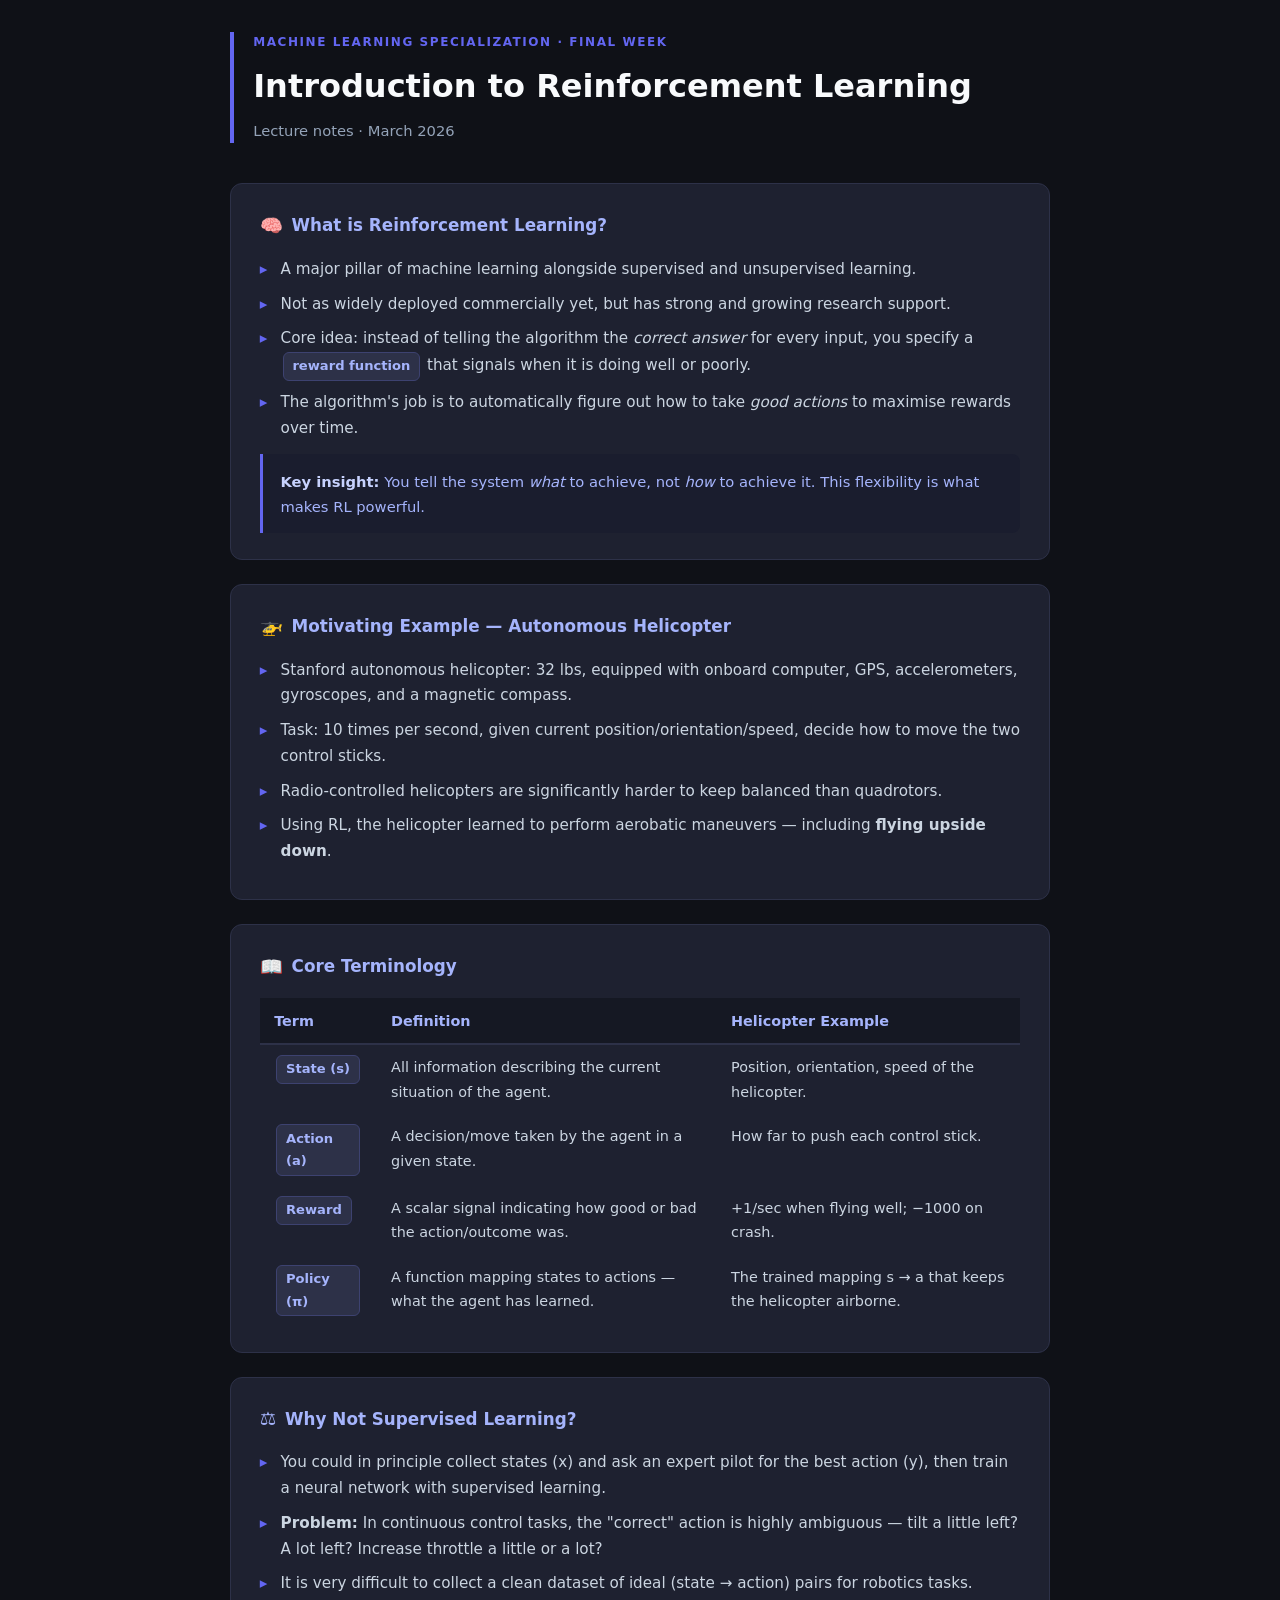
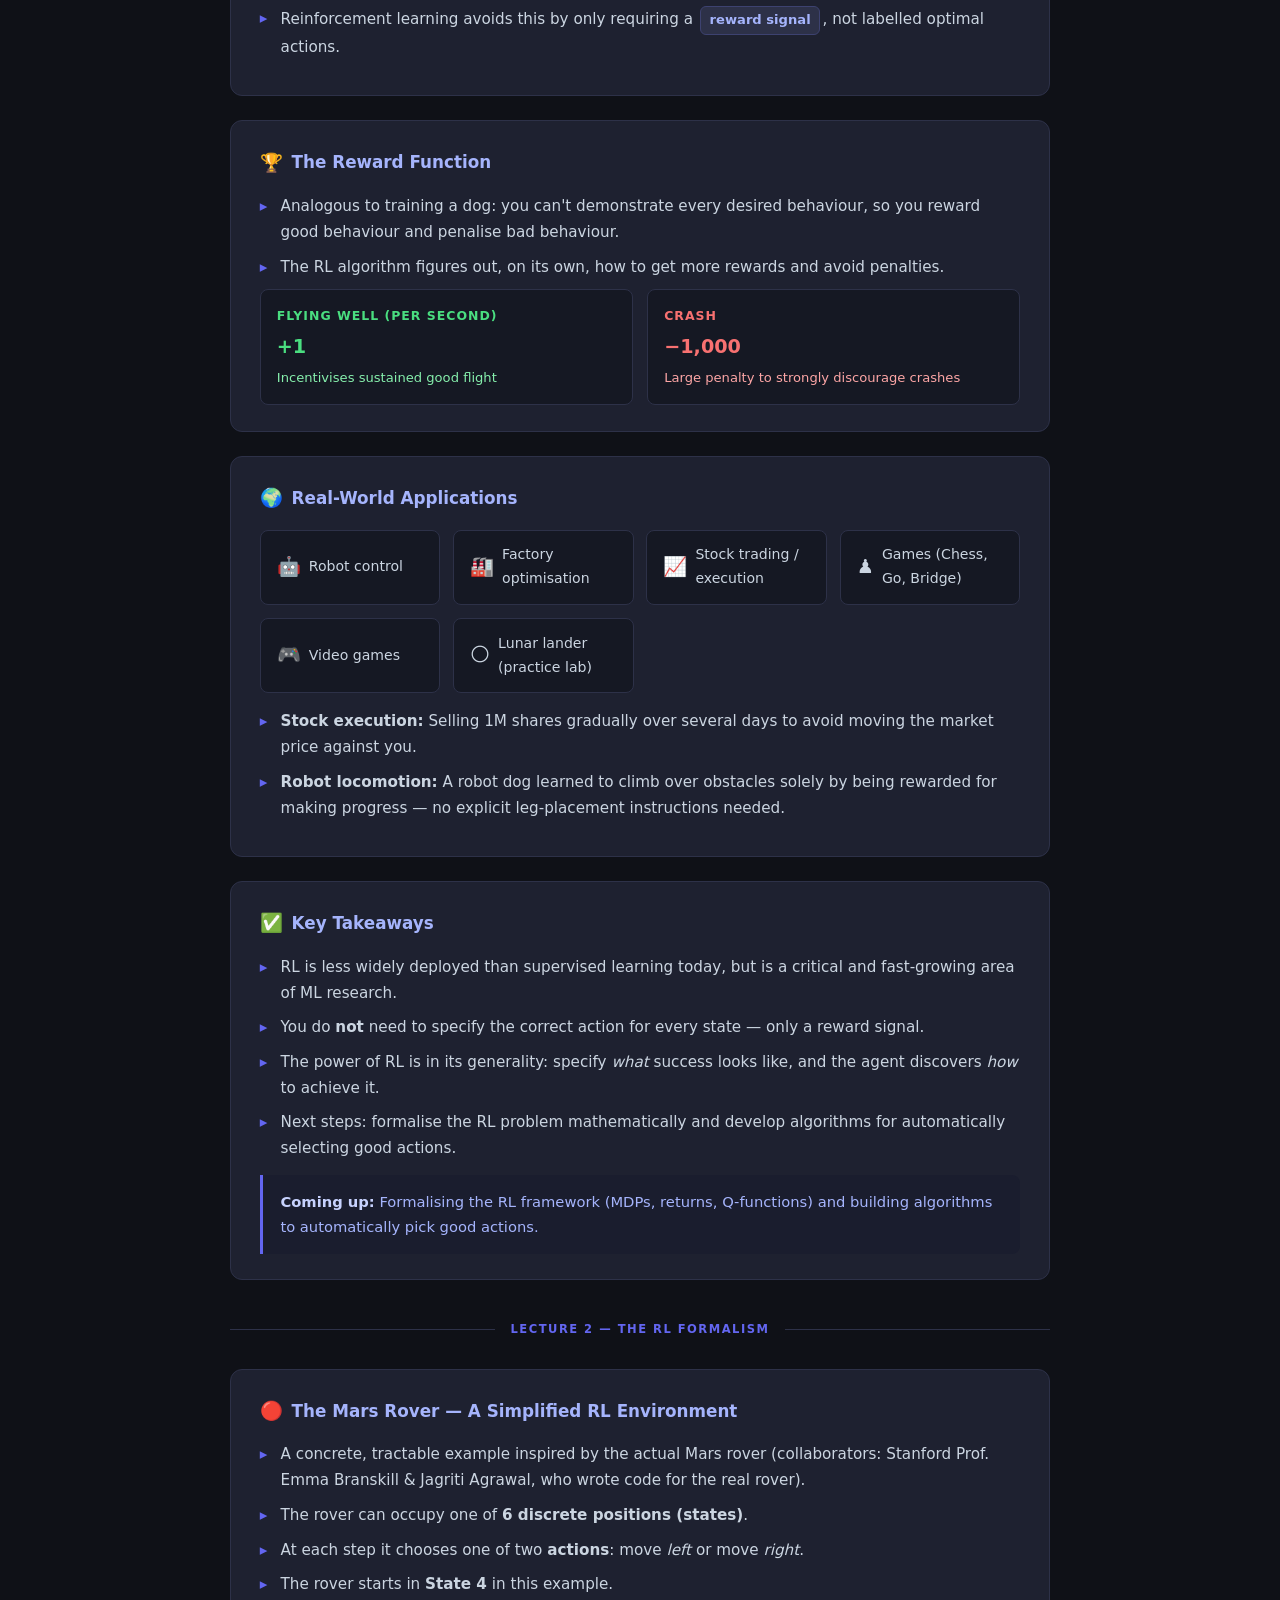
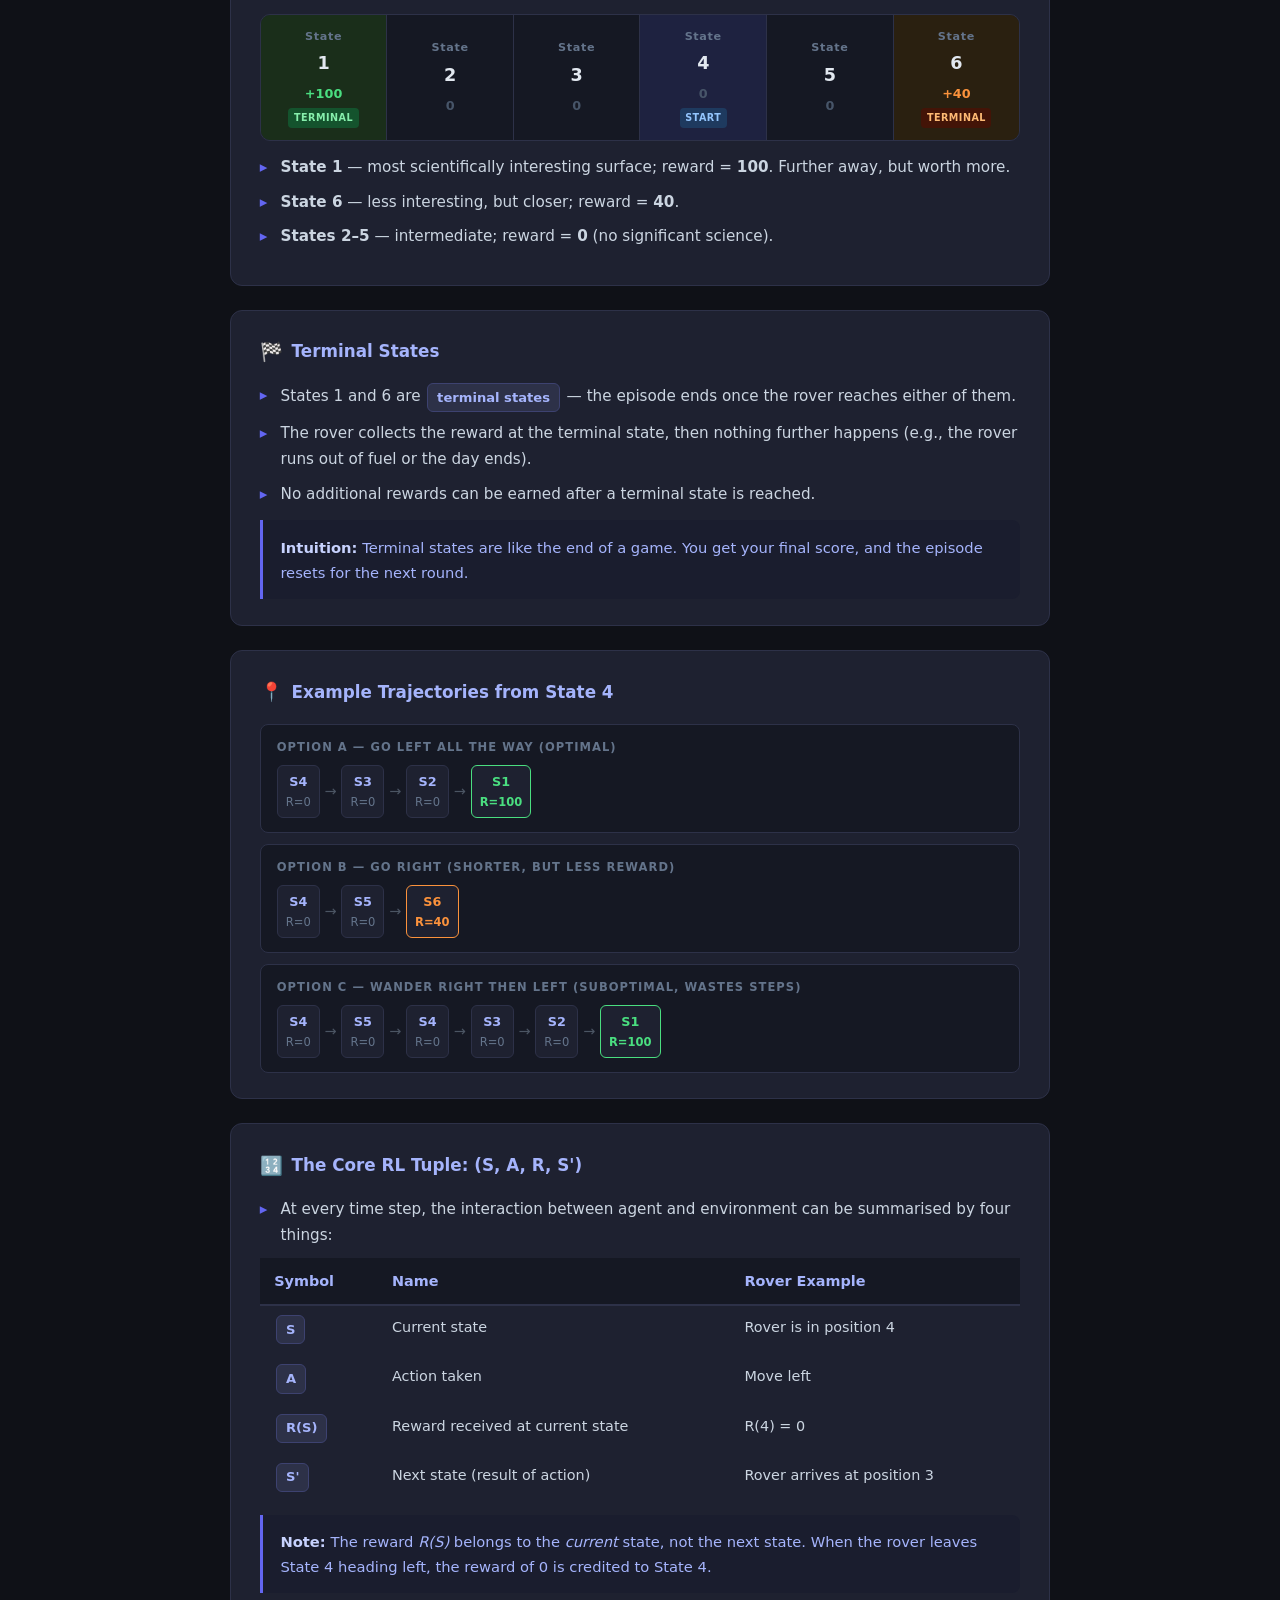
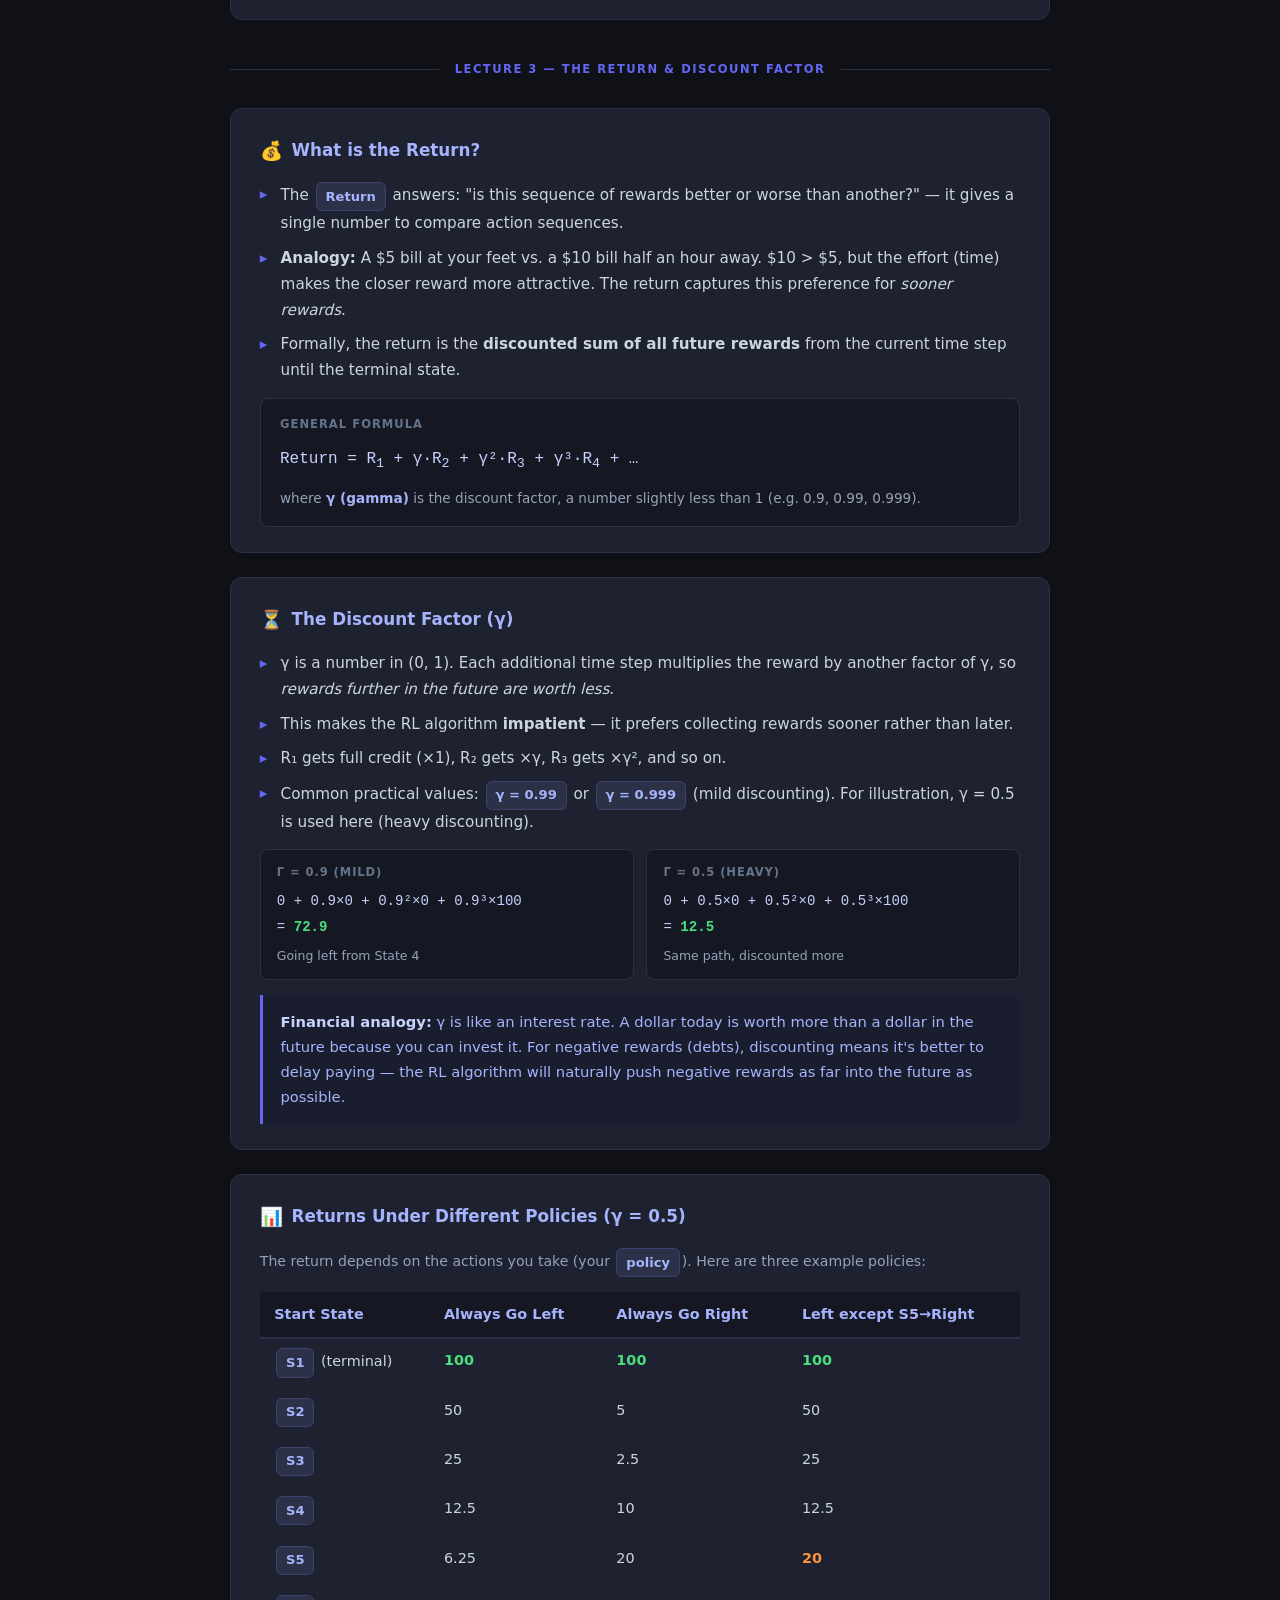
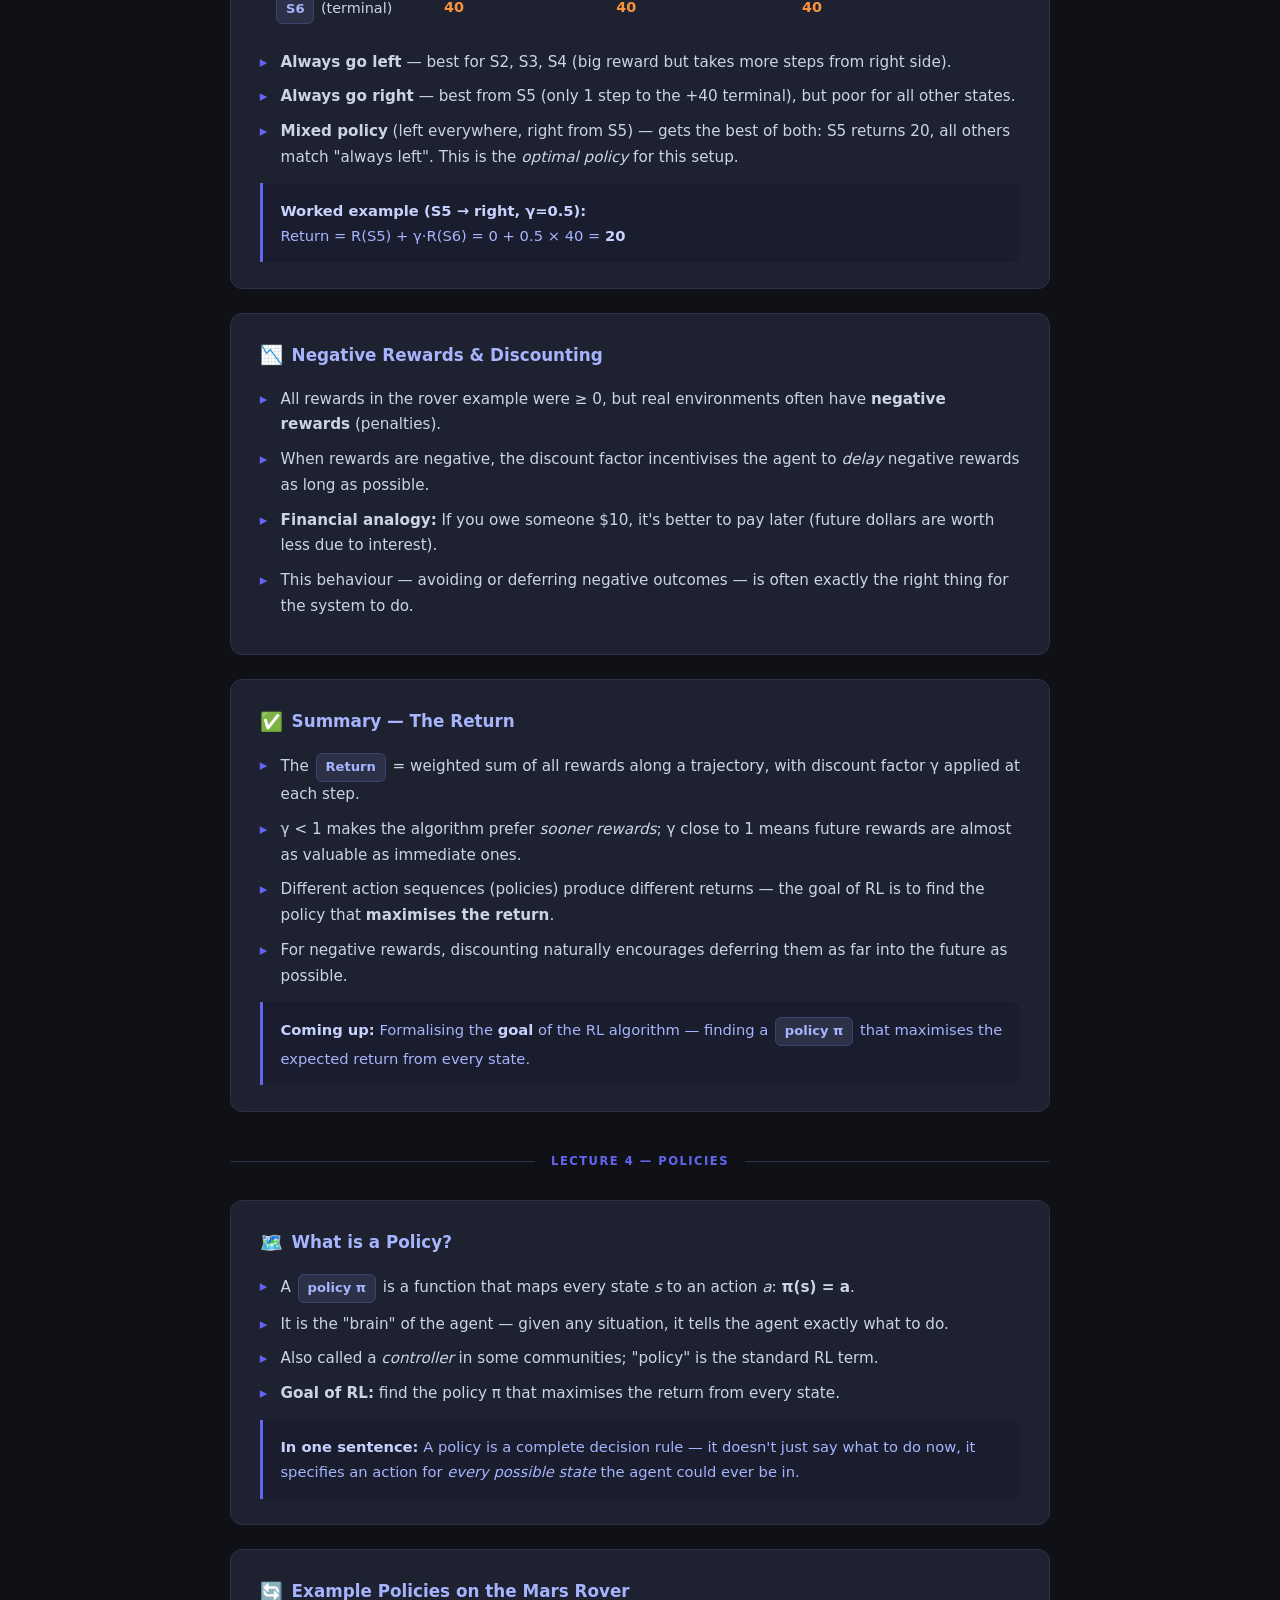
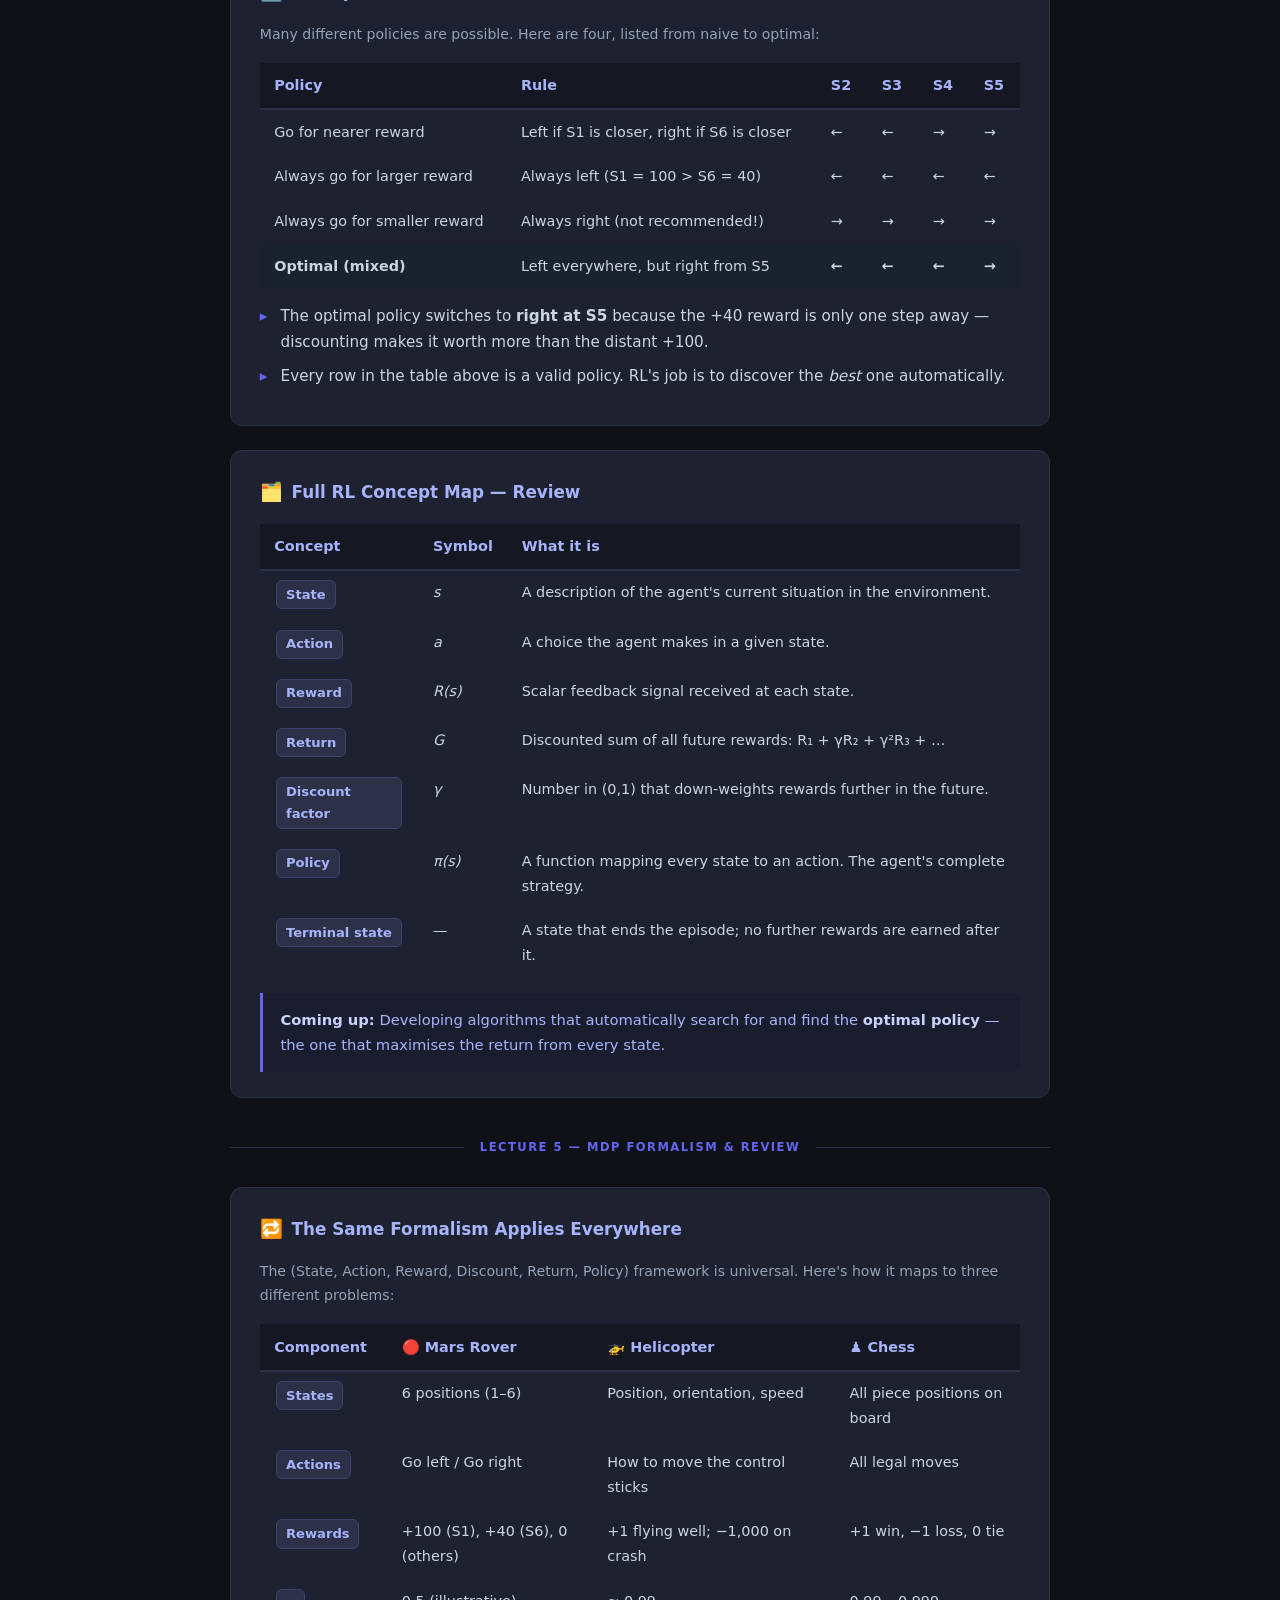
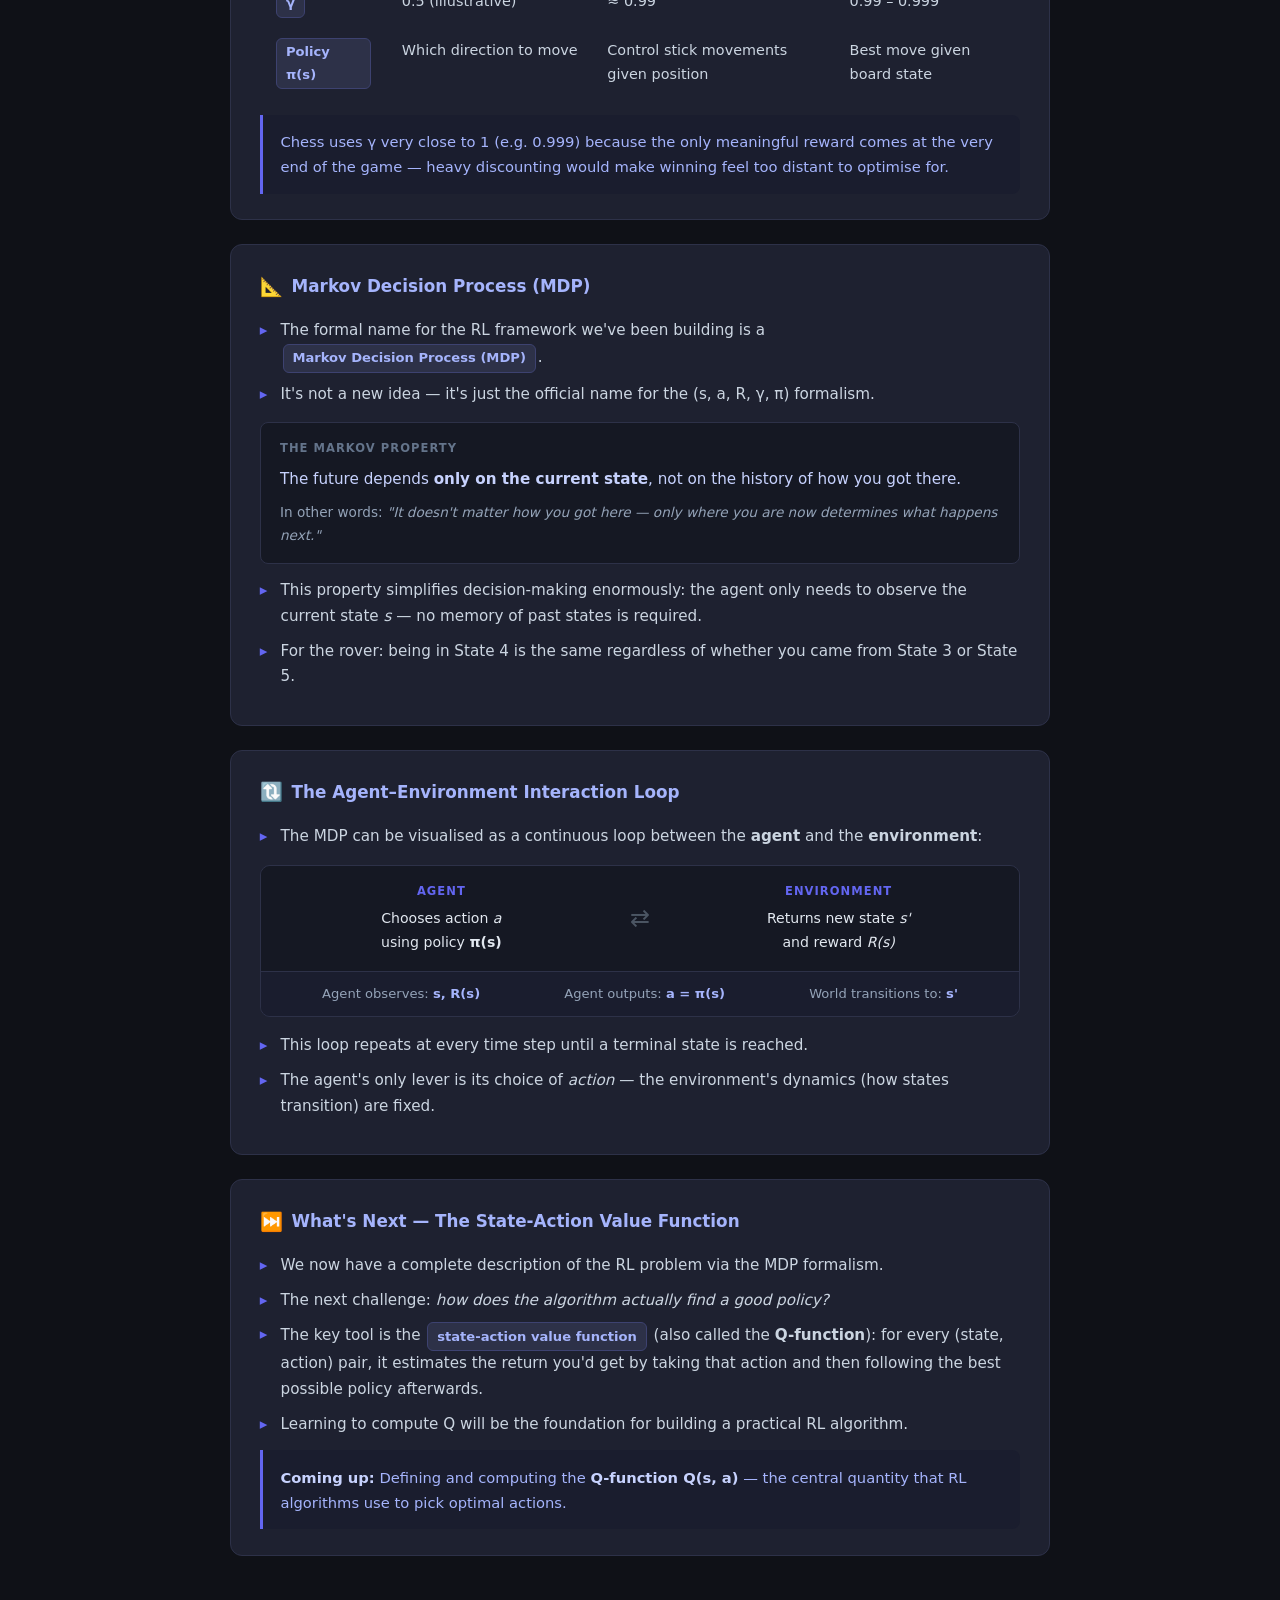
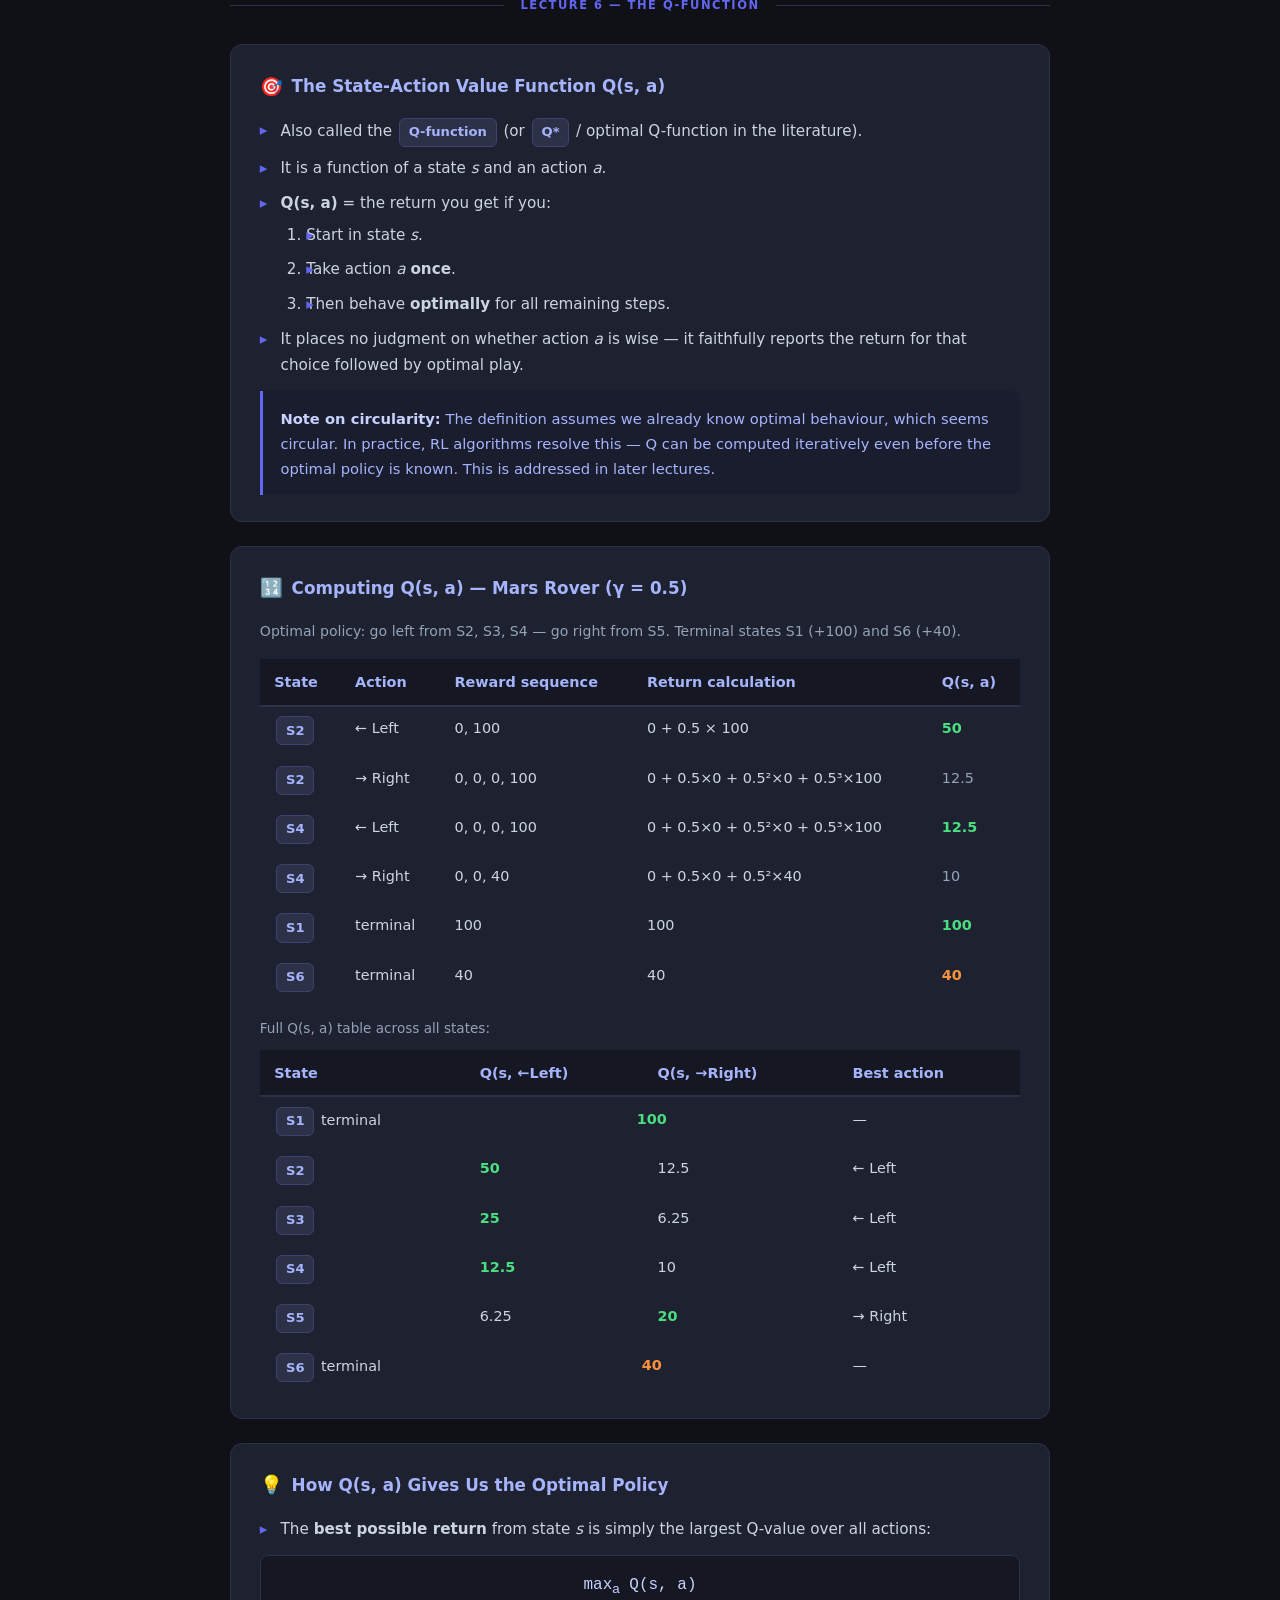
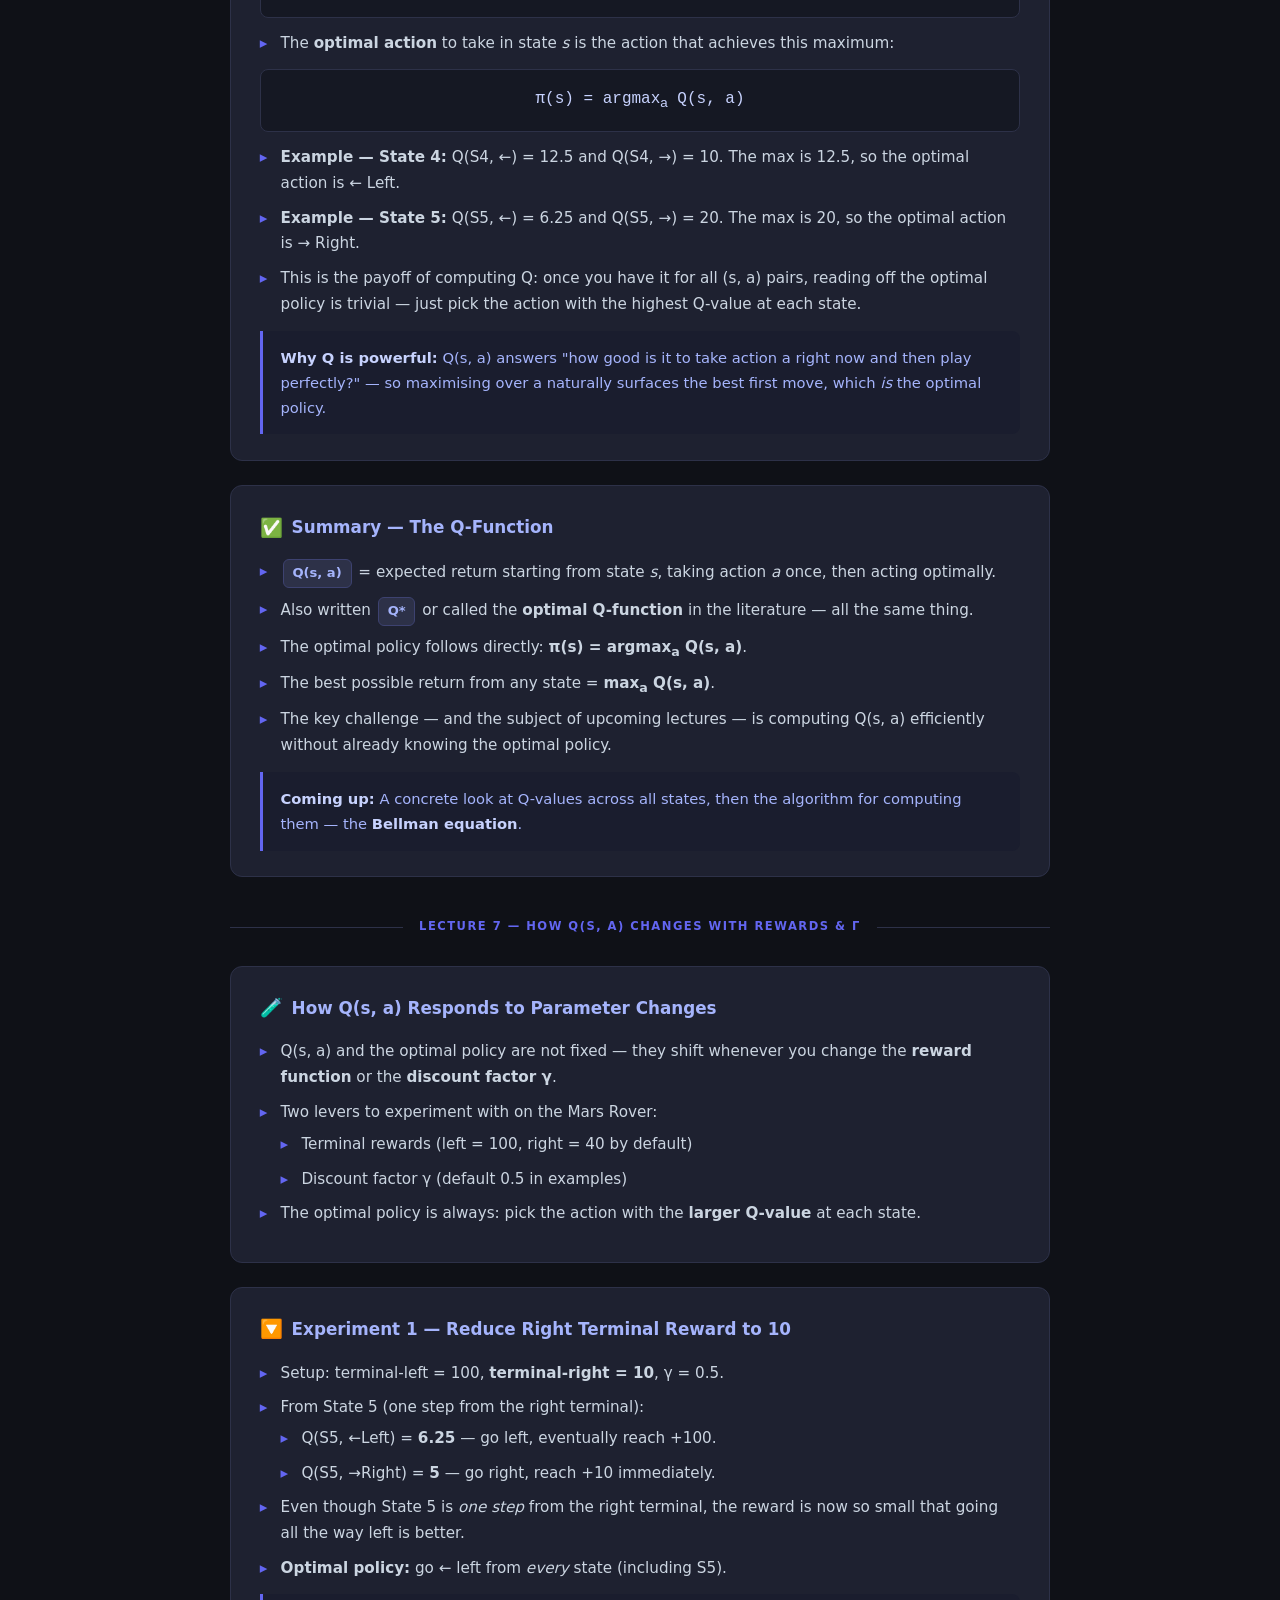
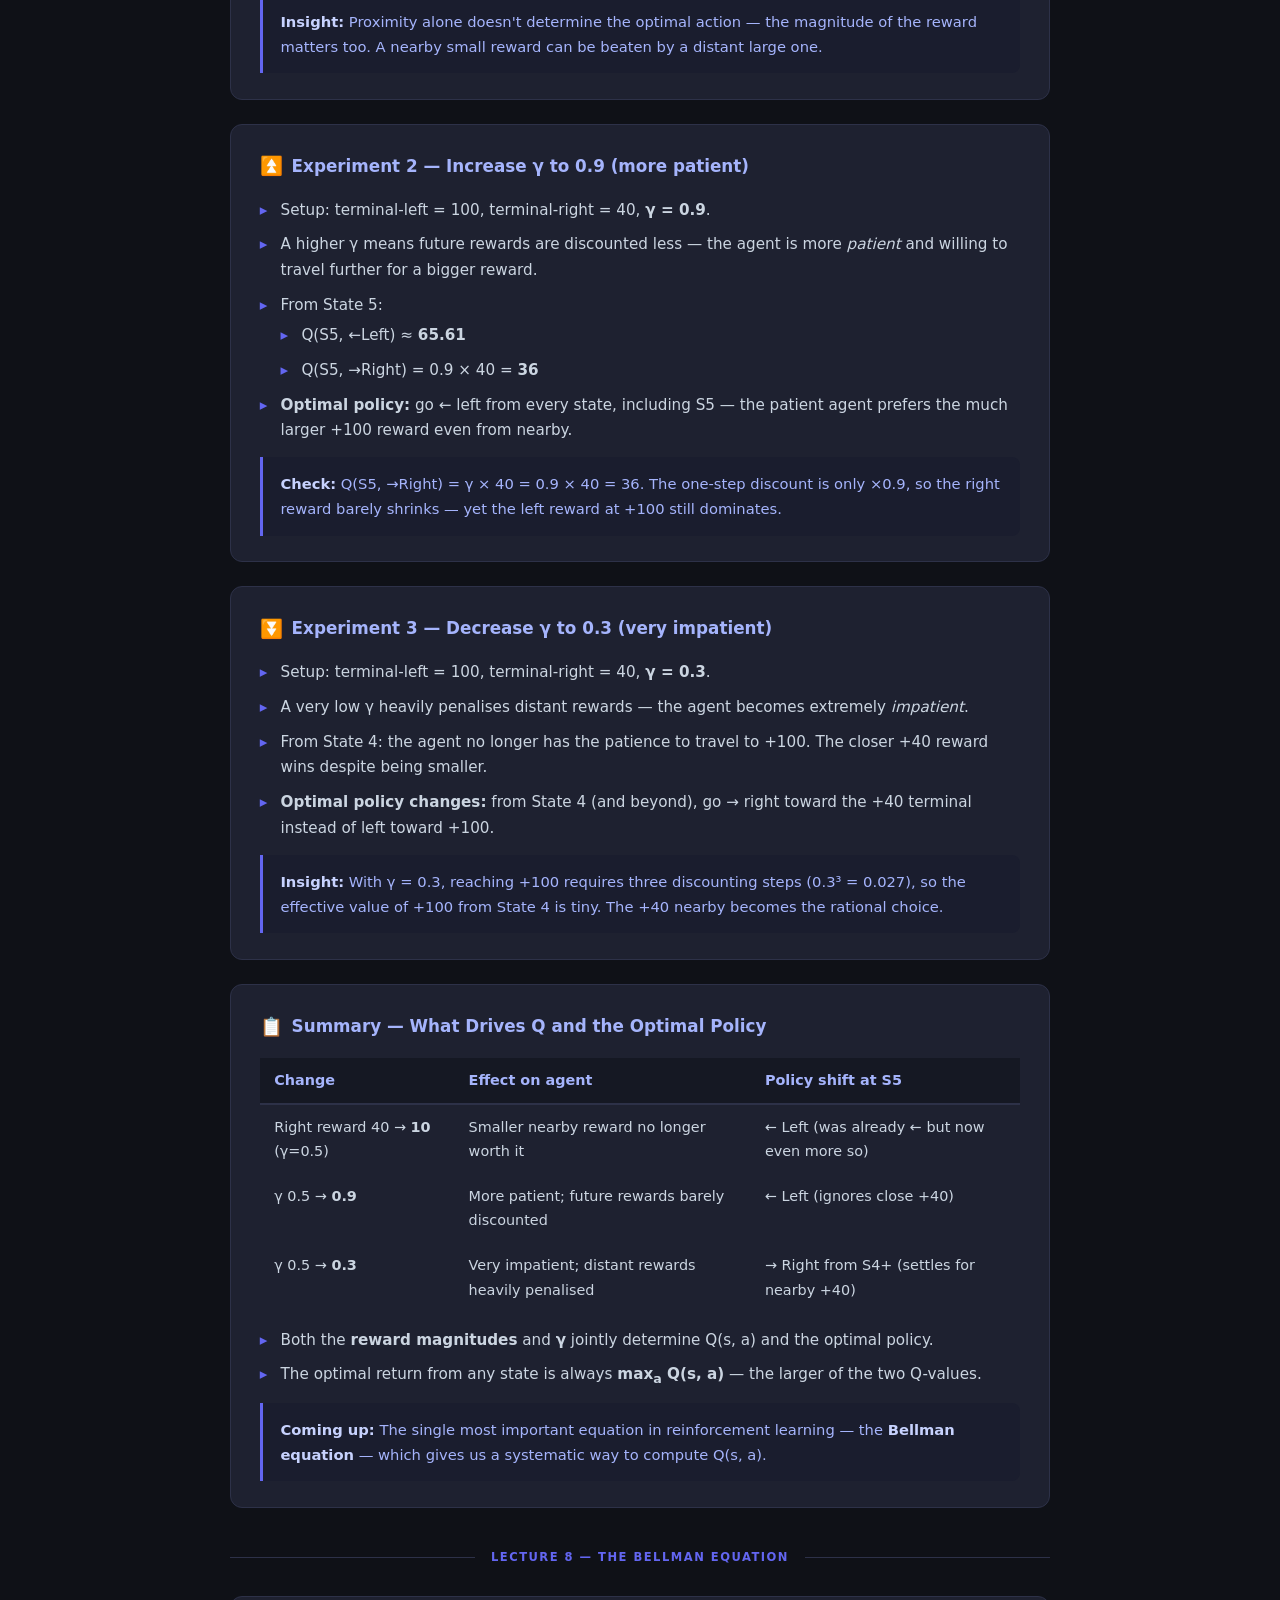
<file: unsupervised/reinforcement-learning/index.html>
<!DOCTYPE html>
<html lang="en">
<head>
  <meta charset="UTF-8" />
  <meta name="viewport" content="width=device-width, initial-scale=1.0" />
  <title>Reinforcement Learning — Lecture Notes</title>
  <link rel="stylesheet" href="../../styles.css" />
</head>
<body>
<div class="container">

  <header class="notes-header">
    <div class="tag">Machine Learning Specialization · Final Week</div>
    <h1>Introduction to Reinforcement Learning</h1>
    <p class="subtitle">Lecture notes · March 2026</p>
  </header>

  <!-- 1. What is RL? -->
  <div class="card">
    <h2><span class="icon">🧠</span> What is Reinforcement Learning?</h2>
    <ul>
      <li>A major pillar of machine learning alongside supervised and unsupervised learning.</li>
      <li>Not as widely deployed commercially yet, but has strong and growing research support.</li>
      <li>Core idea: instead of telling the algorithm the <em>correct answer</em> for every input, you specify a <span class="term">reward function</span> that signals when it is doing well or poorly.</li>
      <li>The algorithm's job is to automatically figure out how to take <em>good actions</em> to maximise rewards over time.</li>
    </ul>
    <div class="callout">
      <strong>Key insight:</strong> You tell the system <em>what</em> to achieve, not <em>how</em> to achieve it. This flexibility is what makes RL powerful.
    </div>
  </div>

  <!-- 2. Motivating Example -->
  <div class="card">
    <h2><span class="icon">🚁</span> Motivating Example — Autonomous Helicopter</h2>
    <ul>
      <li>Stanford autonomous helicopter: 32 lbs, equipped with onboard computer, GPS, accelerometers, gyroscopes, and a magnetic compass.</li>
      <li>Task: 10 times per second, given current position/orientation/speed, decide how to move the two control sticks.</li>
      <li>Radio-controlled helicopters are significantly harder to keep balanced than quadrotors.</li>
      <li>Using RL, the helicopter learned to perform aerobatic maneuvers — including <strong>flying upside down</strong>.</li>
    </ul>
  </div>

  <!-- 3. Core Terminology -->
  <div class="card">
    <h2><span class="icon">📖</span> Core Terminology</h2>
    <table>
      <thead>
        <tr>
          <th>Term</th>
          <th>Definition</th>
          <th>Helicopter Example</th>
        </tr>
      </thead>
      <tbody>
        <tr>
          <td><span class="term">State (s)</span></td>
          <td>All information describing the current situation of the agent.</td>
          <td>Position, orientation, speed of the helicopter.</td>
        </tr>
        <tr>
          <td><span class="term">Action (a)</span></td>
          <td>A decision/move taken by the agent in a given state.</td>
          <td>How far to push each control stick.</td>
        </tr>
        <tr>
          <td><span class="term">Reward</span></td>
          <td>A scalar signal indicating how good or bad the action/outcome was.</td>
          <td>+1/sec when flying well; −1000 on crash.</td>
        </tr>
        <tr>
          <td><span class="term">Policy (π)</span></td>
          <td>A function mapping states to actions — what the agent has learned.</td>
          <td>The trained mapping s → a that keeps the helicopter airborne.</td>
        </tr>
      </tbody>
    </table>
  </div>

  <!-- 4. Why Not Supervised Learning? -->
  <div class="card">
    <h2><span class="icon">⚖️</span> Why Not Supervised Learning?</h2>
    <ul>
      <li>You could in principle collect states (x) and ask an expert pilot for the best action (y), then train a neural network with supervised learning.</li>
      <li><strong>Problem:</strong> In continuous control tasks, the "correct" action is highly ambiguous — tilt a little left? A lot left? Increase throttle a little or a lot?</li>
      <li>It is very difficult to collect a clean dataset of ideal (state → action) pairs for robotics tasks.</li>
      <li>Reinforcement learning avoids this by only requiring a <span class="term">reward signal</span>, not labelled optimal actions.</li>
    </ul>
  </div>

  <!-- 5. Reward Function -->
  <div class="card">
    <h2><span class="icon">🏆</span> The Reward Function</h2>
    <ul>
      <li>Analogous to training a dog: you can't demonstrate every desired behaviour, so you reward good behaviour and penalise bad behaviour.</li>
      <li>The RL algorithm figures out, on its own, how to get more rewards and avoid penalties.</li>
    </ul>
    <div class="reward-grid">
      <div class="reward-item good">
        <div class="label">Flying well (per second)</div>
        <div class="value">+1</div>
        <div style="font-size:0.82rem; color:#86efac; margin-top:0.25rem;">Incentivises sustained good flight</div>
      </div>
      <div class="reward-item bad">
        <div class="label">Crash</div>
        <div class="value">−1,000</div>
        <div style="font-size:0.82rem; color:#fca5a5; margin-top:0.25rem;">Large penalty to strongly discourage crashes</div>
      </div>
    </div>
  </div>

  <!-- 6. Applications -->
  <div class="card">
    <h2><span class="icon">🌍</span> Real-World Applications</h2>
    <div class="app-grid">
      <div class="app-item"><span class="emoji">🤖</span> Robot control</div>
      <div class="app-item"><span class="emoji">🏭</span> Factory optimisation</div>
      <div class="app-item"><span class="emoji">📈</span> Stock trading / execution</div>
      <div class="app-item"><span class="emoji">♟️</span> Games (Chess, Go, Bridge)</div>
      <div class="app-item"><span class="emoji">🎮</span> Video games</div>
      <div class="app-item"><span class="emoji">🌕</span> Lunar lander (practice lab)</div>
    </div>
    <ul style="margin-top:1rem;">
      <li><strong>Stock execution:</strong> Selling 1M shares gradually over several days to avoid moving the market price against you.</li>
      <li><strong>Robot locomotion:</strong> A robot dog learned to climb over obstacles solely by being rewarded for making progress — no explicit leg-placement instructions needed.</li>
    </ul>
  </div>

  <!-- 7. Key Takeaways (Lecture 1) -->
  <div class="card">
    <h2><span class="icon">✅</span> Key Takeaways</h2>
    <ul>
      <li>RL is less widely deployed than supervised learning today, but is a critical and fast-growing area of ML research.</li>
      <li>You do <strong>not</strong> need to specify the correct action for every state — only a reward signal.</li>
      <li>The power of RL is in its generality: specify <em>what</em> success looks like, and the agent discovers <em>how</em> to achieve it.</li>
      <li>Next steps: formalise the RL problem mathematically and develop algorithms for automatically selecting good actions.</li>
    </ul>
    <div class="callout">
      <strong>Coming up:</strong> Formalising the RL framework (MDPs, returns, Q-functions) and building algorithms to automatically pick good actions.
    </div>
  </div>

  <!-- ── Lecture 2 Divider ── -->
  <div class="section-divider">
    <hr />
    <span>Lecture 2 — The RL Formalism</span>
    <hr />
  </div>

  <!-- 8. Mars Rover Example -->
  <div class="card">
    <h2><span class="icon">🔴</span> The Mars Rover — A Simplified RL Environment</h2>
    <ul>
      <li>A concrete, tractable example inspired by the actual Mars rover (collaborators: Stanford Prof. Emma Branskill & Jagriti Agrawal, who wrote code for the real rover).</li>
      <li>The rover can occupy one of <strong>6 discrete positions (states)</strong>.</li>
      <li>At each step it chooses one of two <strong>actions</strong>: move <em>left</em> or move <em>right</em>.</li>
      <li>The rover starts in <strong>State 4</strong> in this example.</li>
    </ul>

    <!-- State diagram -->
    <div class="rover-track">
      <div class="rover-state terminal-left">
        <div class="s-label">State</div>
        <div class="s-num">1</div>
        <div class="s-reward">+100</div>
        <div class="s-tag">Terminal</div>
      </div>
      <div class="rover-state">
        <div class="s-label">State</div>
        <div class="s-num">2</div>
        <div class="s-reward zero">0</div>
      </div>
      <div class="rover-state">
        <div class="s-label">State</div>
        <div class="s-num">3</div>
        <div class="s-reward zero">0</div>
      </div>
      <div class="rover-state current">
        <div class="s-label">State</div>
        <div class="s-num">4</div>
        <div class="s-reward zero">0</div>
        <div class="s-tag">Start</div>
      </div>
      <div class="rover-state">
        <div class="s-label">State</div>
        <div class="s-num">5</div>
        <div class="s-reward zero">0</div>
      </div>
      <div class="rover-state terminal-right">
        <div class="s-label">State</div>
        <div class="s-num">6</div>
        <div class="s-reward">+40</div>
        <div class="s-tag">Terminal</div>
      </div>
    </div>
    <ul style="margin-top:0.9rem;">
      <li><strong>State 1</strong> — most scientifically interesting surface; reward = <strong>100</strong>. Further away, but worth more.</li>
      <li><strong>State 6</strong> — less interesting, but closer; reward = <strong>40</strong>.</li>
      <li><strong>States 2–5</strong> — intermediate; reward = <strong>0</strong> (no significant science).</li>
    </ul>
  </div>

  <!-- 9. Terminal States -->
  <div class="card">
    <h2><span class="icon">🏁</span> Terminal States</h2>
    <ul>
      <li>States 1 and 6 are <span class="term">terminal states</span> — the episode ends once the rover reaches either of them.</li>
      <li>The rover collects the reward at the terminal state, then nothing further happens (e.g., the rover runs out of fuel or the day ends).</li>
      <li>No additional rewards can be earned after a terminal state is reached.</li>
    </ul>
    <div class="callout">
      <strong>Intuition:</strong> Terminal states are like the end of a game. You get your final score, and the episode resets for the next round.
    </div>
  </div>

  <!-- 10. Example Trajectories -->
  <div class="card">
    <h2><span class="icon">📍</span> Example Trajectories from State 4</h2>

    <div class="trajectory">
      <div class="traj-label">Option A — Go left all the way (optimal)</div>
      <div class="traj-steps">
        <div class="traj-step"><span class="ts-state">S4</span><span class="ts-reward">R=0</span></div>
        <div class="traj-arrow">→</div>
        <div class="traj-step"><span class="ts-state">S3</span><span class="ts-reward">R=0</span></div>
        <div class="traj-arrow">→</div>
        <div class="traj-step"><span class="ts-state">S2</span><span class="ts-reward">R=0</span></div>
        <div class="traj-arrow">→</div>
        <div class="traj-step terminal"><span class="ts-state">S1</span><span class="ts-reward">R=100</span></div>
      </div>
    </div>

    <div class="trajectory">
      <div class="traj-label">Option B — Go right (shorter, but less reward)</div>
      <div class="traj-steps">
        <div class="traj-step"><span class="ts-state">S4</span><span class="ts-reward">R=0</span></div>
        <div class="traj-arrow">→</div>
        <div class="traj-step"><span class="ts-state">S5</span><span class="ts-reward">R=0</span></div>
        <div class="traj-arrow">→</div>
        <div class="traj-step terminal" style="border-color:#fb923c"><span class="ts-state" style="color:#fb923c">S6</span><span class="ts-reward" style="color:#fb923c">R=40</span></div>
      </div>
    </div>

    <div class="trajectory">
      <div class="traj-label">Option C — Wander right then left (suboptimal, wastes steps)</div>
      <div class="traj-steps">
        <div class="traj-step"><span class="ts-state">S4</span><span class="ts-reward">R=0</span></div>
        <div class="traj-arrow">→</div>
        <div class="traj-step"><span class="ts-state">S5</span><span class="ts-reward">R=0</span></div>
        <div class="traj-arrow">→</div>
        <div class="traj-step"><span class="ts-state">S4</span><span class="ts-reward">R=0</span></div>
        <div class="traj-arrow">→</div>
        <div class="traj-step"><span class="ts-state">S3</span><span class="ts-reward">R=0</span></div>
        <div class="traj-arrow">→</div>
        <div class="traj-step"><span class="ts-state">S2</span><span class="ts-reward">R=0</span></div>
        <div class="traj-arrow">→</div>
        <div class="traj-step terminal"><span class="ts-state">S1</span><span class="ts-reward">R=100</span></div>
      </div>
    </div>
  </div>

  <!-- 11. The RL Tuple -->
  <div class="card">
    <h2><span class="icon">🔢</span> The Core RL Tuple: (S, A, R, S')</h2>
    <ul>
      <li>At every time step, the interaction between agent and environment can be summarised by four things:</li>
    </ul>
    <table style="margin-top:0.6rem;">
      <thead>
        <tr>
          <th>Symbol</th>
          <th>Name</th>
          <th>Rover Example</th>
        </tr>
      </thead>
      <tbody>
        <tr>
          <td><span class="term">S</span></td>
          <td>Current state</td>
          <td>Rover is in position 4</td>
        </tr>
        <tr>
          <td><span class="term">A</span></td>
          <td>Action taken</td>
          <td>Move left</td>
        </tr>
        <tr>
          <td><span class="term">R(S)</span></td>
          <td>Reward received at current state</td>
          <td>R(4) = 0</td>
        </tr>
        <tr>
          <td><span class="term">S'</span></td>
          <td>Next state (result of action)</td>
          <td>Rover arrives at position 3</td>
        </tr>
      </tbody>
    </table>
    <div class="callout">
      <strong>Note:</strong> The reward <em>R(S)</em> belongs to the <em>current</em> state, not the next state. When the rover leaves State 4 heading left, the reward of 0 is credited to State 4.
    </div>
  </div>

  <!-- 12. What's Next (now answered below) -->

  <!-- ── Lecture 3 Divider ── -->
  <div class="section-divider">
    <hr />
    <span>Lecture 3 — The Return &amp; Discount Factor</span>
    <hr />
  </div>

  <!-- 13. What is the Return? -->
  <div class="card">
    <h2><span class="icon">💰</span> What is the Return?</h2>
    <ul>
      <li>The <span class="term">Return</span> answers: "is this sequence of rewards better or worse than another?" — it gives a single number to compare action sequences.</li>
      <li><strong>Analogy:</strong> A $5 bill at your feet vs. a $10 bill half an hour away. $10 &gt; $5, but the effort (time) makes the closer reward more attractive. The return captures this preference for <em>sooner rewards</em>.</li>
      <li>Formally, the return is the <strong>discounted sum of all future rewards</strong> from the current time step until the terminal state.</li>
    </ul>

    <!-- Formula display -->
    <div style="background:#151823; border:1px solid #2d3148; border-radius:8px; padding:1rem 1.2rem; margin-top:0.9rem; font-size:0.92rem;">
      <div style="font-size:0.72rem; font-weight:700; letter-spacing:0.09em; text-transform:uppercase; color:#64748b; margin-bottom:0.6rem;">General Formula</div>
      <div style="font-family: 'Courier New', monospace; color:#c7d2fe; font-size:1rem; line-height:1.9;">
        Return = R<sub>1</sub> + γ·R<sub>2</sub> + γ²·R<sub>3</sub> + γ³·R<sub>4</sub> + …
      </div>
      <div style="margin-top:0.6rem; color:#94a3b8; font-size:0.85rem;">
        where <strong style="color:#a5b4fc;">γ (gamma)</strong> is the discount factor, a number slightly less than 1 (e.g. 0.9, 0.99, 0.999).
      </div>
    </div>
  </div>

  <!-- 14. Discount Factor -->
  <div class="card">
    <h2><span class="icon">⏳</span> The Discount Factor (γ)</h2>
    <ul>
      <li>γ is a number in (0, 1). Each additional time step multiplies the reward by another factor of γ, so <em>rewards further in the future are worth less</em>.</li>
      <li>This makes the RL algorithm <strong>impatient</strong> — it prefers collecting rewards sooner rather than later.</li>
      <li>R₁ gets full credit (×1), R₂ gets ×γ, R₃ gets ×γ², and so on.</li>
      <li>Common practical values: <span class="term">γ = 0.99</span> or <span class="term">γ = 0.999</span> (mild discounting). For illustration, γ = 0.5 is used here (heavy discounting).</li>
    </ul>

    <!-- γ comparison -->
    <div style="display:grid; grid-template-columns:1fr 1fr; gap:0.8rem; margin-top:0.8rem;">
      <div style="background:#151823; border:1px solid #2d3148; border-radius:8px; padding:0.85rem 1rem;">
        <div style="font-size:0.72rem; font-weight:700; text-transform:uppercase; letter-spacing:0.08em; color:#64748b; margin-bottom:0.4rem;">γ = 0.9  (mild)</div>
        <div style="font-family:monospace; color:#c7d2fe; font-size:0.88rem; line-height:1.8;">
          0 + 0.9×0 + 0.9²×0 + 0.9³×100<br>
          = <strong style="color:#4ade80;">72.9</strong>
        </div>
        <div style="font-size:0.78rem; color:#94a3b8; margin-top:0.3rem;">Going left from State 4</div>
      </div>
      <div style="background:#151823; border:1px solid #2d3148; border-radius:8px; padding:0.85rem 1rem;">
        <div style="font-size:0.72rem; font-weight:700; text-transform:uppercase; letter-spacing:0.08em; color:#64748b; margin-bottom:0.4rem;">γ = 0.5  (heavy)</div>
        <div style="font-family:monospace; color:#c7d2fe; font-size:0.88rem; line-height:1.8;">
          0 + 0.5×0 + 0.5²×0 + 0.5³×100<br>
          = <strong style="color:#4ade80;">12.5</strong>
        </div>
        <div style="font-size:0.78rem; color:#94a3b8; margin-top:0.3rem;">Same path, discounted more</div>
      </div>
    </div>

    <div class="callout" style="margin-top:0.9rem;">
      <strong>Financial analogy:</strong> γ is like an interest rate. A dollar today is worth more than a dollar in the future because you can invest it. For negative rewards (debts), discounting means it's better to delay paying — the RL algorithm will naturally push negative rewards as far into the future as possible.
    </div>
  </div>

  <!-- 15. Return tables for different policies -->
  <div class="card">
    <h2><span class="icon">📊</span> Returns Under Different Policies (γ = 0.5)</h2>
    <p style="color:#94a3b8; font-size:0.88rem; margin-bottom:0.9rem;">The return depends on the actions you take (your <span class="term">policy</span>). Here are three example policies:</p>

    <table>
      <thead>
        <tr>
          <th>Start State</th>
          <th>Always Go Left</th>
          <th>Always Go Right</th>
          <th>Left except S5→Right</th>
        </tr>
      </thead>
      <tbody>
        <tr>
          <td><span class="term">S1</span> (terminal)</td>
          <td style="color:#4ade80; font-weight:700;">100</td>
          <td style="color:#4ade80; font-weight:700;">100</td>
          <td style="color:#4ade80; font-weight:700;">100</td>
        </tr>
        <tr>
          <td><span class="term">S2</span></td>
          <td>50</td>
          <td>5</td>
          <td>50</td>
        </tr>
        <tr>
          <td><span class="term">S3</span></td>
          <td>25</td>
          <td>2.5</td>
          <td>25</td>
        </tr>
        <tr>
          <td><span class="term">S4</span></td>
          <td>12.5</td>
          <td>10</td>
          <td>12.5</td>
        </tr>
        <tr>
          <td><span class="term">S5</span></td>
          <td>6.25</td>
          <td>20</td>
          <td style="color:#fb923c; font-weight:700;">20</td>
        </tr>
        <tr>
          <td><span class="term">S6</span> (terminal)</td>
          <td style="color:#fb923c; font-weight:700;">40</td>
          <td style="color:#fb923c; font-weight:700;">40</td>
          <td style="color:#fb923c; font-weight:700;">40</td>
        </tr>
      </tbody>
    </table>

    <ul style="margin-top:1rem;">
      <li><strong>Always go left</strong> — best for S2, S3, S4 (big reward but takes more steps from right side).</li>
      <li><strong>Always go right</strong> — best from S5 (only 1 step to the +40 terminal), but poor for all other states.</li>
      <li><strong>Mixed policy</strong> (left everywhere, right from S5) — gets the best of both: S5 returns 20, all others match "always left". This is the <em>optimal policy</em> for this setup.</li>
    </ul>
    <div class="callout">
      <strong>Worked example (S5 → right, γ=0.5):</strong><br>
      Return = R(S5) + γ·R(S6) = 0 + 0.5 × 40 = <strong>20</strong>
    </div>
  </div>

  <!-- 16. Negative Rewards & Discounting -->
  <div class="card">
    <h2><span class="icon">📉</span> Negative Rewards &amp; Discounting</h2>
    <ul>
      <li>All rewards in the rover example were ≥ 0, but real environments often have <strong>negative rewards</strong> (penalties).</li>
      <li>When rewards are negative, the discount factor incentivises the agent to <em>delay</em> negative rewards as long as possible.</li>
      <li><strong>Financial analogy:</strong> If you owe someone $10, it's better to pay later (future dollars are worth less due to interest).</li>
      <li>This behaviour — avoiding or deferring negative outcomes — is often exactly the right thing for the system to do.</li>
    </ul>
  </div>

  <!-- 17. Summary -->
  <div class="card">
    <h2><span class="icon">✅</span> Summary — The Return</h2>
    <ul>
      <li>The <span class="term">Return</span> = weighted sum of all rewards along a trajectory, with discount factor γ applied at each step.</li>
      <li>γ &lt; 1 makes the algorithm prefer <em>sooner rewards</em>; γ close to 1 means future rewards are almost as valuable as immediate ones.</li>
      <li>Different action sequences (policies) produce different returns — the goal of RL is to find the policy that <strong>maximises the return</strong>.</li>
      <li>For negative rewards, discounting naturally encourages deferring them as far into the future as possible.</li>
    </ul>
    <div class="callout">
      <strong>Coming up:</strong> Formalising the <strong>goal</strong> of the RL algorithm — finding a <span class="term">policy π</span> that maximises the expected return from every state.
    </div>
  </div>

  <!-- ── Lecture 4 Divider ── -->
  <div class="section-divider">
    <hr />
    <span>Lecture 4 — Policies</span>
    <hr />
  </div>

  <!-- 18. What is a Policy? -->
  <div class="card">
    <h2><span class="icon">🗺️</span> What is a Policy?</h2>
    <ul>
      <li>A <span class="term">policy π</span> is a function that maps every state <em>s</em> to an action <em>a</em>: <strong>π(s) = a</strong>.</li>
      <li>It is the "brain" of the agent — given any situation, it tells the agent exactly what to do.</li>
      <li>Also called a <em>controller</em> in some communities; "policy" is the standard RL term.</li>
      <li><strong>Goal of RL:</strong> find the policy π that maximises the return from every state.</li>
    </ul>
    <div class="callout">
      <strong>In one sentence:</strong> A policy is a complete decision rule — it doesn't just say what to do now, it specifies an action for <em>every possible state</em> the agent could ever be in.
    </div>
  </div>

  <!-- 19. Example Policies on the Mars Rover -->
  <div class="card">
    <h2><span class="icon">🔄</span> Example Policies on the Mars Rover</h2>
    <p style="color:#94a3b8; font-size:0.88rem; margin-bottom:1rem;">Many different policies are possible. Here are four, listed from naive to optimal:</p>

    <table>
      <thead>
        <tr>
          <th>Policy</th>
          <th>Rule</th>
          <th>S2</th>
          <th>S3</th>
          <th>S4</th>
          <th>S5</th>
        </tr>
      </thead>
      <tbody>
        <tr>
          <td>Go for nearer reward</td>
          <td>Left if S1 is closer, right if S6 is closer</td>
          <td>←</td><td>←</td><td>→</td><td>→</td>
        </tr>
        <tr>
          <td>Always go for larger reward</td>
          <td>Always left (S1 = 100 &gt; S6 = 40)</td>
          <td>←</td><td>←</td><td>←</td><td>←</td>
        </tr>
        <tr>
          <td>Always go for smaller reward</td>
          <td>Always right (not recommended!)</td>
          <td>→</td><td>→</td><td>→</td><td>→</td>
        </tr>
        <tr style="background:#1a2230;">
          <td><strong>Optimal (mixed)</strong></td>
          <td>Left everywhere, but right from S5</td>
          <td><strong>←</strong></td><td><strong>←</strong></td><td><strong>←</strong></td><td><strong>→</strong></td>
        </tr>
      </tbody>
    </table>

    <ul style="margin-top:1rem;">
      <li>The optimal policy switches to <strong>right at S5</strong> because the +40 reward is only one step away — discounting makes it worth more than the distant +100.</li>
      <li>Every row in the table above is a valid policy. RL's job is to discover the <em>best</em> one automatically.</li>
    </ul>
  </div>

  <!-- 20. Full RL Concept Map -->
  <div class="card">
    <h2><span class="icon">🗂️</span> Full RL Concept Map — Review</h2>
    <table>
      <thead>
        <tr><th>Concept</th><th>Symbol</th><th>What it is</th></tr>
      </thead>
      <tbody>
        <tr>
          <td><span class="term">State</span></td>
          <td><em>s</em></td>
          <td>A description of the agent's current situation in the environment.</td>
        </tr>
        <tr>
          <td><span class="term">Action</span></td>
          <td><em>a</em></td>
          <td>A choice the agent makes in a given state.</td>
        </tr>
        <tr>
          <td><span class="term">Reward</span></td>
          <td><em>R(s)</em></td>
          <td>Scalar feedback signal received at each state.</td>
        </tr>
        <tr>
          <td><span class="term">Return</span></td>
          <td><em>G</em></td>
          <td>Discounted sum of all future rewards: R₁ + γR₂ + γ²R₃ + …</td>
        </tr>
        <tr>
          <td><span class="term">Discount factor</span></td>
          <td><em>γ</em></td>
          <td>Number in (0,1) that down-weights rewards further in the future.</td>
        </tr>
        <tr>
          <td><span class="term">Policy</span></td>
          <td><em>π(s)</em></td>
          <td>A function mapping every state to an action. The agent's complete strategy.</td>
        </tr>
        <tr>
          <td><span class="term">Terminal state</span></td>
          <td>—</td>
          <td>A state that ends the episode; no further rewards are earned after it.</td>
        </tr>
      </tbody>
    </table>
    <div class="callout" style="margin-top:1rem;">
      <strong>Coming up:</strong> Developing algorithms that automatically search for and find the <strong>optimal policy</strong> — the one that maximises the return from every state.
    </div>
  </div>

  <!-- ── Lecture 5 Divider ── -->
  <div class="section-divider">
    <hr />
    <span>Lecture 5 — MDP Formalism &amp; Review</span>
    <hr />
  </div>

  <!-- 21. RL Formalism Across Applications -->
  <div class="card">
    <h2><span class="icon">🔁</span> The Same Formalism Applies Everywhere</h2>
    <p style="color:#94a3b8; font-size:0.88rem; margin-bottom:1rem;">The (State, Action, Reward, Discount, Return, Policy) framework is universal. Here's how it maps to three different problems:</p>
    <table>
      <thead>
        <tr>
          <th>Component</th>
          <th>🔴 Mars Rover</th>
          <th>🚁 Helicopter</th>
          <th>♟️ Chess</th>
        </tr>
      </thead>
      <tbody>
        <tr>
          <td><span class="term">States</span></td>
          <td>6 positions (1–6)</td>
          <td>Position, orientation, speed</td>
          <td>All piece positions on board</td>
        </tr>
        <tr>
          <td><span class="term">Actions</span></td>
          <td>Go left / Go right</td>
          <td>How to move the control sticks</td>
          <td>All legal moves</td>
        </tr>
        <tr>
          <td><span class="term">Rewards</span></td>
          <td>+100 (S1), +40 (S6), 0 (others)</td>
          <td>+1 flying well; −1,000 on crash</td>
          <td>+1 win, −1 loss, 0 tie</td>
        </tr>
        <tr>
          <td><span class="term">γ</span></td>
          <td>0.5 (illustrative)</td>
          <td>≈ 0.99</td>
          <td>0.99 – 0.999</td>
        </tr>
        <tr>
          <td><span class="term">Policy π(s)</span></td>
          <td>Which direction to move</td>
          <td>Control stick movements given position</td>
          <td>Best move given board state</td>
        </tr>
      </tbody>
    </table>
    <div class="callout" style="margin-top:1rem;">
      Chess uses γ very close to 1 (e.g. 0.999) because the only meaningful reward comes at the very end of the game — heavy discounting would make winning feel too distant to optimise for.
    </div>
  </div>

  <!-- 22. Markov Decision Process -->
  <div class="card">
    <h2><span class="icon">📐</span> Markov Decision Process (MDP)</h2>
    <ul>
      <li>The formal name for the RL framework we've been building is a <span class="term">Markov Decision Process (MDP)</span>.</li>
      <li>It's not a new idea — it's just the official name for the (s, a, R, γ, π) formalism.</li>
    </ul>

    <!-- Markov property highlight -->
    <div style="background:#151823; border:1px solid #2d3148; border-radius:8px; padding:1rem 1.2rem; margin:0.9rem 0;">
      <div style="font-size:0.72rem; font-weight:700; letter-spacing:0.09em; text-transform:uppercase; color:#64748b; margin-bottom:0.5rem;">The Markov Property</div>
      <div style="color:#c7d2fe; font-size:0.95rem; line-height:1.7;">
        The future depends <strong>only on the current state</strong>, not on the history of how you got there.
      </div>
      <div style="color:#94a3b8; font-size:0.85rem; margin-top:0.5rem;">
        In other words: <em>"It doesn't matter how you got here — only where you are now determines what happens next."</em>
      </div>
    </div>

    <ul>
      <li>This property simplifies decision-making enormously: the agent only needs to observe the current state <em>s</em> — no memory of past states is required.</li>
      <li>For the rover: being in State 4 is the same regardless of whether you came from State 3 or State 5.</li>
    </ul>
  </div>

  <!-- 23. The Agent–Environment Loop -->
  <div class="card">
    <h2><span class="icon">🔃</span> The Agent–Environment Interaction Loop</h2>
    <ul>
      <li>The MDP can be visualised as a continuous loop between the <strong>agent</strong> and the <strong>environment</strong>:</li>
    </ul>

    <!-- Loop diagram -->
    <div style="display:flex; flex-direction:column; gap:0; margin:1rem 0; border:1px solid #2d3148; border-radius:10px; overflow:hidden;">
      <div style="display:grid; grid-template-columns:1fr auto 1fr; align-items:center; background:#151823;">
        <div style="padding:1rem 1.2rem; text-align:center;">
          <div style="font-size:0.72rem; font-weight:700; letter-spacing:0.09em; text-transform:uppercase; color:#6366f1; margin-bottom:0.3rem;">Agent</div>
          <div style="color:#e2e8f0; font-size:0.88rem;">Chooses action <em>a</em><br>using policy <strong>π(s)</strong></div>
        </div>
        <div style="font-size:1.5rem; color:#4b5563; padding:0 0.5rem;">⇄</div>
        <div style="padding:1rem 1.2rem; text-align:center;">
          <div style="font-size:0.72rem; font-weight:700; letter-spacing:0.09em; text-transform:uppercase; color:#6366f1; margin-bottom:0.3rem;">Environment</div>
          <div style="color:#e2e8f0; font-size:0.88rem;">Returns new state <em>s'</em><br>and reward <em>R(s)</em></div>
        </div>
      </div>
      <div style="background:#1a1d2e; padding:0.7rem 1.2rem; display:flex; justify-content:space-around; font-size:0.82rem; color:#94a3b8; border-top:1px solid #2d3148;">
        <span>Agent observes: <strong style="color:#a5b4fc;">s, R(s)</strong></span>
        <span>Agent outputs: <strong style="color:#a5b4fc;">a = π(s)</strong></span>
        <span>World transitions to: <strong style="color:#a5b4fc;">s'</strong></span>
      </div>
    </div>

    <ul>
      <li>This loop repeats at every time step until a terminal state is reached.</li>
      <li>The agent's only lever is its choice of <em>action</em> — the environment's dynamics (how states transition) are fixed.</li>
    </ul>
  </div>

  <!-- 24. What's Next -->
  <div class="card">
    <h2><span class="icon">⏭️</span> What's Next — The State-Action Value Function</h2>
    <ul>
      <li>We now have a complete description of the RL problem via the MDP formalism.</li>
      <li>The next challenge: <em>how does the algorithm actually find a good policy?</em></li>
      <li>The key tool is the <span class="term">state-action value function</span> (also called the <strong>Q-function</strong>): for every (state, action) pair, it estimates the return you'd get by taking that action and then following the best possible policy afterwards.</li>
      <li>Learning to compute Q will be the foundation for building a practical RL algorithm.</li>
    </ul>
    <div class="callout">
      <strong>Coming up:</strong> Defining and computing the <strong>Q-function Q(s, a)</strong> — the central quantity that RL algorithms use to pick optimal actions.
    </div>
  </div>

  <!-- ── Lecture 6 Divider ── -->
  <div class="section-divider">
    <hr />
    <span>Lecture 6 — The Q-Function</span>
    <hr />
  </div>

  <!-- 25. What is the Q-Function? -->
  <div class="card">
    <h2><span class="icon">🎯</span> The State-Action Value Function Q(s, a)</h2>
    <ul>
      <li>Also called the <span class="term">Q-function</span> (or <span class="term">Q*</span> / optimal Q-function in the literature).</li>
      <li>It is a function of a state <em>s</em> and an action <em>a</em>.</li>
      <li><strong>Q(s, a)</strong> = the return you get if you:
        <ol style="list-style:decimal; padding-left:1.6rem; margin-top:0.4rem;">
          <li style="padding-left:0;">Start in state <em>s</em>.</li>
          <li style="padding-left:0;">Take action <em>a</em> <strong>once</strong>.</li>
          <li style="padding-left:0;">Then behave <strong>optimally</strong> for all remaining steps.</li>
        </ol>
      </li>
      <li>It places no judgment on whether action <em>a</em> is wise — it faithfully reports the return for that choice followed by optimal play.</li>
    </ul>
    <div class="callout">
      <strong>Note on circularity:</strong> The definition assumes we already know optimal behaviour, which seems circular. In practice, RL algorithms resolve this — Q can be computed iteratively even before the optimal policy is known. This is addressed in later lectures.
    </div>
  </div>

  <!-- 26. Computing Q(s,a) on the Mars Rover (γ = 0.5) -->
  <div class="card">
    <h2><span class="icon">🔢</span> Computing Q(s, a) — Mars Rover (γ = 0.5)</h2>
    <p style="color:#94a3b8; font-size:0.88rem; margin-bottom:1rem;">
      Optimal policy: go left from S2, S3, S4 — go right from S5. Terminal states S1 (+100) and S6 (+40).
    </p>

    <table>
      <thead>
        <tr>
          <th>State</th>
          <th>Action</th>
          <th>Reward sequence</th>
          <th>Return calculation</th>
          <th>Q(s, a)</th>
        </tr>
      </thead>
      <tbody>
        <tr>
          <td><span class="term">S2</span></td>
          <td>← Left</td>
          <td>0, 100</td>
          <td>0 + 0.5 × 100</td>
          <td style="color:#4ade80; font-weight:700;">50</td>
        </tr>
        <tr>
          <td><span class="term">S2</span></td>
          <td>→ Right</td>
          <td>0, 0, 0, 100</td>
          <td>0 + 0.5×0 + 0.5²×0 + 0.5³×100</td>
          <td style="color:#94a3b8;">12.5</td>
        </tr>
        <tr>
          <td><span class="term">S4</span></td>
          <td>← Left</td>
          <td>0, 0, 0, 100</td>
          <td>0 + 0.5×0 + 0.5²×0 + 0.5³×100</td>
          <td style="color:#4ade80; font-weight:700;">12.5</td>
        </tr>
        <tr>
          <td><span class="term">S4</span></td>
          <td>→ Right</td>
          <td>0, 0, 40</td>
          <td>0 + 0.5×0 + 0.5²×40</td>
          <td style="color:#94a3b8;">10</td>
        </tr>
        <tr>
          <td><span class="term">S1</span></td>
          <td>terminal</td>
          <td>100</td>
          <td>100</td>
          <td style="color:#4ade80; font-weight:700;">100</td>
        </tr>
        <tr>
          <td><span class="term">S6</span></td>
          <td>terminal</td>
          <td>40</td>
          <td>40</td>
          <td style="color:#fb923c; font-weight:700;">40</td>
        </tr>
      </tbody>
    </table>

    <!-- Full Q-table -->
    <p style="color:#94a3b8; font-size:0.85rem; margin: 1rem 0 0.5rem;">Full Q(s, a) table across all states:</p>
    <table>
      <thead>
        <tr><th>State</th><th>Q(s, ←Left)</th><th>Q(s, →Right)</th><th>Best action</th></tr>
      </thead>
      <tbody>
        <tr><td><span class="term">S1</span> terminal</td><td colspan="2" style="text-align:center; color:#4ade80; font-weight:700;">100</td><td>—</td></tr>
        <tr><td><span class="term">S2</span></td><td style="color:#4ade80; font-weight:700;">50</td><td>12.5</td><td>← Left</td></tr>
        <tr><td><span class="term">S3</span></td><td style="color:#4ade80; font-weight:700;">25</td><td>6.25</td><td>← Left</td></tr>
        <tr><td><span class="term">S4</span></td><td style="color:#4ade80; font-weight:700;">12.5</td><td>10</td><td>← Left</td></tr>
        <tr><td><span class="term">S5</span></td><td>6.25</td><td style="color:#4ade80; font-weight:700;">20</td><td>→ Right</td></tr>
        <tr><td><span class="term">S6</span> terminal</td><td colspan="2" style="text-align:center; color:#fb923c; font-weight:700;">40</td><td>—</td></tr>
      </tbody>
    </table>
  </div>

  <!-- 27. How Q gives us the optimal policy -->
  <div class="card">
    <h2><span class="icon">💡</span> How Q(s, a) Gives Us the Optimal Policy</h2>
    <ul>
      <li>The <strong>best possible return</strong> from state <em>s</em> is simply the largest Q-value over all actions:</li>
    </ul>

    <div style="background:#151823; border:1px solid #2d3148; border-radius:8px; padding:1rem 1.2rem; margin:0.8rem 0; font-family:'Courier New', monospace; color:#c7d2fe; font-size:1rem; text-align:center;">
      max<sub style="font-family:sans-serif;">a</sub> Q(s, a)
    </div>

    <ul>
      <li>The <strong>optimal action</strong> to take in state <em>s</em> is the action that achieves this maximum:</li>
    </ul>

    <div style="background:#151823; border:1px solid #2d3148; border-radius:8px; padding:1rem 1.2rem; margin:0.8rem 0; font-family:'Courier New', monospace; color:#c7d2fe; font-size:1rem; text-align:center;">
      π(s) = argmax<sub style="font-family:sans-serif;">a</sub> Q(s, a)
    </div>

    <ul>
      <li><strong>Example — State 4:</strong> Q(S4, ←) = 12.5 and Q(S4, →) = 10. The max is 12.5, so the optimal action is ← Left.</li>
      <li><strong>Example — State 5:</strong> Q(S5, ←) = 6.25 and Q(S5, →) = 20. The max is 20, so the optimal action is → Right.</li>
      <li>This is the payoff of computing Q: once you have it for all (s, a) pairs, reading off the optimal policy is trivial — just pick the action with the highest Q-value at each state.</li>
    </ul>

    <div class="callout">
      <strong>Why Q is powerful:</strong> Q(s, a) answers "how good is it to take action a right now and then play perfectly?" — so maximising over a naturally surfaces the best first move, which <em>is</em> the optimal policy.
    </div>
  </div>

  <!-- 28. Summary -->
  <div class="card">
    <h2><span class="icon">✅</span> Summary — The Q-Function</h2>
    <ul>
      <li><span class="term">Q(s, a)</span> = expected return starting from state <em>s</em>, taking action <em>a</em> once, then acting optimally.</li>
      <li>Also written <span class="term">Q*</span> or called the <strong>optimal Q-function</strong> in the literature — all the same thing.</li>
      <li>The optimal policy follows directly: <strong>π(s) = argmax<sub>a</sub> Q(s, a)</strong>.</li>
      <li>The best possible return from any state = <strong>max<sub>a</sub> Q(s, a)</strong>.</li>
      <li>The key challenge — and the subject of upcoming lectures — is computing Q(s, a) efficiently without already knowing the optimal policy.</li>
    </ul>
    <div class="callout">
      <strong>Coming up:</strong> A concrete look at Q-values across all states, then the algorithm for computing them — the <strong>Bellman equation</strong>.
    </div>
  </div>

  <!-- ── Lecture 7 Divider ── -->
  <div class="section-divider">
    <hr />
    <span>Lecture 7 — How Q(s, a) Changes with Rewards &amp; γ</span>
    <hr />
  </div>

  <!-- 29. What changes Q? -->
  <div class="card">
    <h2><span class="icon">🧪</span> How Q(s, a) Responds to Parameter Changes</h2>
    <ul>
      <li>Q(s, a) and the optimal policy are not fixed — they shift whenever you change the <strong>reward function</strong> or the <strong>discount factor γ</strong>.</li>
      <li>Two levers to experiment with on the Mars Rover:
        <ul style="margin-top:0.4rem;">
          <li>Terminal rewards (left = 100, right = 40 by default)</li>
          <li>Discount factor γ (default 0.5 in examples)</li>
        </ul>
      </li>
      <li>The optimal policy is always: pick the action with the <strong>larger Q-value</strong> at each state.</li>
    </ul>
  </div>

  <!-- 30. Experiment 1 — smaller right reward -->
  <div class="card">
    <h2><span class="icon">🔽</span> Experiment 1 — Reduce Right Terminal Reward to 10</h2>
    <ul>
      <li>Setup: terminal-left = 100, <strong>terminal-right = 10</strong>, γ = 0.5.</li>
      <li>From State 5 (one step from the right terminal):
        <ul style="margin-top:0.3rem;">
          <li>Q(S5, ←Left) = <strong>6.25</strong> — go left, eventually reach +100.</li>
          <li>Q(S5, →Right) = <strong>5</strong> — go right, reach +10 immediately.</li>
        </ul>
      </li>
      <li>Even though State 5 is <em>one step</em> from the right terminal, the reward is now so small that going all the way left is better.</li>
      <li><strong>Optimal policy:</strong> go ← left from <em>every</em> state (including S5).</li>
    </ul>
    <div class="callout">
      <strong>Insight:</strong> Proximity alone doesn't determine the optimal action — the magnitude of the reward matters too. A nearby small reward can be beaten by a distant large one.
    </div>
  </div>

  <!-- 31. Experiment 2 — higher gamma (more patient) -->
  <div class="card">
    <h2><span class="icon">⏫</span> Experiment 2 — Increase γ to 0.9 (more patient)</h2>
    <ul>
      <li>Setup: terminal-left = 100, terminal-right = 40, <strong>γ = 0.9</strong>.</li>
      <li>A higher γ means future rewards are discounted less — the agent is more <em>patient</em> and willing to travel further for a bigger reward.</li>
      <li>From State 5:
        <ul style="margin-top:0.3rem;">
          <li>Q(S5, ←Left) ≈ <strong>65.61</strong></li>
          <li>Q(S5, →Right) = 0.9 × 40 = <strong>36</strong></li>
        </ul>
      </li>
      <li><strong>Optimal policy:</strong> go ← left from every state, including S5 — the patient agent prefers the much larger +100 reward even from nearby.</li>
    </ul>
    <div class="callout">
      <strong>Check:</strong> Q(S5, →Right) = γ × 40 = 0.9 × 40 = 36. The one-step discount is only ×0.9, so the right reward barely shrinks — yet the left reward at +100 still dominates.
    </div>
  </div>

  <!-- 32. Experiment 3 — very low gamma (very impatient) -->
  <div class="card">
    <h2><span class="icon">⏬</span> Experiment 3 — Decrease γ to 0.3 (very impatient)</h2>
    <ul>
      <li>Setup: terminal-left = 100, terminal-right = 40, <strong>γ = 0.3</strong>.</li>
      <li>A very low γ heavily penalises distant rewards — the agent becomes extremely <em>impatient</em>.</li>
      <li>From State 4: the agent no longer has the patience to travel to +100. The closer +40 reward wins despite being smaller.</li>
      <li><strong>Optimal policy changes:</strong> from State 4 (and beyond), go → right toward the +40 terminal instead of left toward +100.</li>
    </ul>
    <div class="callout">
      <strong>Insight:</strong> With γ = 0.3, reaching +100 requires three discounting steps (0.3³ = 0.027), so the effective value of +100 from State 4 is tiny. The +40 nearby becomes the rational choice.
    </div>
  </div>

  <!-- 33. Summary of experiments -->
  <div class="card">
    <h2><span class="icon">📋</span> Summary — What Drives Q and the Optimal Policy</h2>
    <table>
      <thead>
        <tr>
          <th>Change</th>
          <th>Effect on agent</th>
          <th>Policy shift at S5</th>
        </tr>
      </thead>
      <tbody>
        <tr>
          <td>Right reward 40 → <strong>10</strong> (γ=0.5)</td>
          <td>Smaller nearby reward no longer worth it</td>
          <td>← Left (was already ← but now even more so)</td>
        </tr>
        <tr>
          <td>γ 0.5 → <strong>0.9</strong></td>
          <td>More patient; future rewards barely discounted</td>
          <td>← Left (ignores close +40)</td>
        </tr>
        <tr>
          <td>γ 0.5 → <strong>0.3</strong></td>
          <td>Very impatient; distant rewards heavily penalised</td>
          <td>→ Right from S4+ (settles for nearby +40)</td>
        </tr>
      </tbody>
    </table>
    <ul style="margin-top:1rem;">
      <li>Both the <strong>reward magnitudes</strong> and <strong>γ</strong> jointly determine Q(s, a) and the optimal policy.</li>
      <li>The optimal return from any state is always <strong>max<sub>a</sub> Q(s, a)</strong> — the larger of the two Q-values.</li>
    </ul>
    <div class="callout">
      <strong>Coming up:</strong> The single most important equation in reinforcement learning — the <strong>Bellman equation</strong> — which gives us a systematic way to compute Q(s, a).
    </div>
  </div>

  <!-- ── Lecture 8 Divider ── -->
  <div class="section-divider">
    <hr />
    <span>Lecture 8 — The Bellman Equation</span>
    <hr />
  </div>

  <!-- 34. The Bellman Equation -->
  <div class="card">
    <h2><span class="icon">🔔</span> The Bellman Equation</h2>
    <ul>
      <li>The key equation in RL for computing Q(s, a).</li>
      <li>Uses the following notation:
        <ul style="margin-top:0.4rem;">
          <li><span class="term">s</span> — current state</li>
          <li><span class="term">a</span> — current action</li>
          <li><span class="term">R(s)</span> — reward received at current state (also called the <em>immediate reward</em>)</li>
          <li><span class="term">s'</span> — next state after taking action <em>a</em></li>
          <li><span class="term">a'</span> — action taken in the next state s'</li>
        </ul>
      </li>
    </ul>

    <!-- The equation -->
    <div style="background:#151823; border:1px solid #2d3148; border-radius:8px; padding:1.1rem 1.3rem; margin:1rem 0; text-align:center;">
      <div style="font-size:0.7rem; font-weight:700; letter-spacing:0.1em; text-transform:uppercase; color:#64748b; margin-bottom:0.6rem;">Bellman Equation</div>
      <div style="font-family:'Courier New', monospace; color:#c7d2fe; font-size:1.05rem; line-height:2;">
        Q(s, a) = R(s) + γ · max<sub style="font-family:sans-serif;">a'</sub> Q(s', a')
      </div>
    </div>

    <ul>
      <li><strong>R(s)</strong> — the immediate reward for being in state <em>s</em>.</li>
      <li><strong>γ · max<sub>a'</sub> Q(s', a')</strong> — the discounted best possible return from the next state s'.</li>
      <li><strong>Terminal states:</strong> there is no s', so the second term disappears: Q(s, a) = R(s) only.</li>
    </ul>
  </div>

  <!-- 35. Worked examples -->
  <div class="card">
    <h2><span class="icon">✏️</span> Bellman Equation — Worked Examples (γ = 0.5)</h2>

    <!-- Example 1 -->
    <div style="background:#151823; border:1px solid #2d3148; border-radius:8px; padding:1rem 1.2rem; margin-bottom:0.9rem;">
      <div style="font-size:0.72rem; font-weight:700; letter-spacing:0.09em; text-transform:uppercase; color:#64748b; margin-bottom:0.6rem;">Q(S2, →Right)</div>
      <ul>
        <li>s = S2, a = →Right  →  s' = S3</li>
        <li>R(S2) = 0</li>
        <li>Q-values at S3: Q(S3, ←) = 25, Q(S3, →) = 6.25 → max = <strong>25</strong></li>
      </ul>
      <div style="font-family:'Courier New', monospace; color:#c7d2fe; margin-top:0.7rem; font-size:0.9rem; line-height:1.9;">
        Q(S2, →) = 0 + 0.5 × 25 = <strong style="color:#4ade80;">12.5</strong>
      </div>
    </div>

    <!-- Example 2 -->
    <div style="background:#151823; border:1px solid #2d3148; border-radius:8px; padding:1rem 1.2rem; margin-bottom:0.9rem;">
      <div style="font-size:0.72rem; font-weight:700; letter-spacing:0.09em; text-transform:uppercase; color:#64748b; margin-bottom:0.6rem;">Q(S4, ←Left)</div>
      <ul>
        <li>s = S4, a = ←Left  →  s' = S3</li>
        <li>R(S4) = 0</li>
        <li>Q-values at S3: Q(S3, ←) = 25, Q(S3, →) = 6.25 → max = <strong>25</strong></li>
      </ul>
      <div style="font-family:'Courier New', monospace; color:#c7d2fe; margin-top:0.7rem; font-size:0.9rem; line-height:1.9;">
        Q(S4, ←) = 0 + 0.5 × 25 = <strong style="color:#4ade80;">12.5</strong>
      </div>
    </div>

    <!-- Example 3 terminal -->
    <div style="background:#151823; border:1px solid #2d3148; border-radius:8px; padding:1rem 1.2rem;">
      <div style="font-size:0.72rem; font-weight:700; letter-spacing:0.09em; text-transform:uppercase; color:#64748b; margin-bottom:0.6rem;">Terminal States (S1, S6)</div>
      <ul>
        <li>No next state s' exists → second term drops out.</li>
      </ul>
      <div style="font-family:'Courier New', monospace; color:#c7d2fe; margin-top:0.7rem; font-size:0.9rem; line-height:1.9;">
        Q(S1, any) = R(S1) = <strong style="color:#4ade80;">100</strong><br>
        Q(S6, any) = R(S6) = <strong style="color:#fb923c;">40</strong>
      </div>
    </div>
  </div>

  <!-- 36. Intuition behind the Bellman equation -->
  <div class="card">
    <h2><span class="icon">🧩</span> Intuition — Two-Part Decomposition</h2>
    <ul>
      <li>The total return from state <em>s</em> can always be split into exactly two parts:</li>
    </ul>

    <div style="display:grid; grid-template-columns:1fr 1fr; gap:0.9rem; margin:0.8rem 0;">
      <div style="background:#151823; border:1px solid #2d3148; border-radius:8px; padding:0.9rem 1rem;">
        <div style="font-size:0.7rem; font-weight:700; text-transform:uppercase; letter-spacing:0.08em; color:#6366f1; margin-bottom:0.4rem;">Part 1 — Immediate reward</div>
        <div style="font-family:'Courier New', monospace; color:#c7d2fe; font-size:0.95rem;">R(s)</div>
        <div style="color:#94a3b8; font-size:0.82rem; margin-top:0.35rem;">R₁ in the reward sequence. You collect this reward simply by being in state <em>s</em>.</div>
      </div>
      <div style="background:#151823; border:1px solid #2d3148; border-radius:8px; padding:0.9rem 1rem;">
        <div style="font-size:0.7rem; font-weight:700; text-transform:uppercase; letter-spacing:0.08em; color:#6366f1; margin-bottom:0.4rem;">Part 2 — Discounted future return</div>
        <div style="font-family:'Courier New', monospace; color:#c7d2fe; font-size:0.95rem;">γ · max<sub style="font-family:sans-serif;">a'</sub> Q(s', a')</div>
        <div style="color:#94a3b8; font-size:0.82rem; margin-top:0.35rem;">The best return achievable from the next state s', scaled by γ.</div>
      </div>
    </div>

    <ul>
      <li>The full return sequence is: R₁ + γR₂ + γ²R₃ + … = R₁ + γ(R₂ + γR₃ + …)</li>
      <li>The bracketed part (R₂ + γR₃ + …) is exactly the optimal return starting from s'. This is max<sub>a'</sub> Q(s', a').</li>
      <li>Hence: <strong>Q(s,a) = R(s) + γ · max<sub>a'</sub> Q(s', a')</strong> — the Bellman equation.</li>
    </ul>

    <!-- Concrete breakdown -->
    <div style="background:#151823; border:1px solid #2d3148; border-radius:8px; padding:1rem 1.2rem; margin-top:0.8rem;">
      <div style="font-size:0.7rem; font-weight:700; text-transform:uppercase; letter-spacing:0.08em; color:#64748b; margin-bottom:0.5rem;">Concrete breakdown — Q(S4, ←Left)</div>
      <div style="font-family:'Courier New', monospace; color:#94a3b8; font-size:0.86rem; line-height:2;">
        Full return: <span style="color:#c7d2fe;">0</span> + 0.5×<span style="color:#c7d2fe;">0</span> + 0.5²×<span style="color:#c7d2fe;">0</span> + 0.5³×<span style="color:#c7d2fe;">100</span> = 12.5<br>
        Split:&nbsp;&nbsp;&nbsp;&nbsp;&nbsp; R(S4) + 0.5 × (optimal return from S3)<br>
        &nbsp;&nbsp;&nbsp;&nbsp;&nbsp;&nbsp;&nbsp;&nbsp;&nbsp;&nbsp;&nbsp; = <span style="color:#4ade80;">0</span> + 0.5 × <span style="color:#4ade80;">25</span> = <strong style="color:#4ade80;">12.5</strong>  ✓
      </div>
    </div>
  </div>

  <!-- 37. Summary -->
  <div class="card">
    <h2><span class="icon">✅</span> Summary — The Bellman Equation</h2>
    <ul>
      <li>The Bellman equation gives a recursive way to compute Q(s, a) for any state-action pair.</li>
      <li>Every Q-value equals the <strong>immediate reward</strong> plus the <strong>discounted best future return</strong>.</li>
      <li>At terminal states: Q(s, a) = R(s) — no future term.</li>
      <li>Computing Q via Bellman will be the foundation of the RL algorithm built in subsequent lectures.</li>
    </ul>
    <div class="callout">
      <strong>Coming up:</strong> Stochastic MDPs (optional) — where actions have a random effect — then the full RL learning algorithm.
    </div>
  </div>

  <!-- ── Lecture 9 Divider ── -->
  <div class="section-divider">
    <hr />
    <span>Lecture 9 (Optional) — Stochastic Environments</span>
    <hr />
  </div>

  <!-- 38. What is a Stochastic Environment? -->
  <div class="card">
    <h2><span class="icon">🎲</span> Stochastic Environments</h2>
    <ul>
      <li>In practice, actions don't always produce the intended outcome — wind, slippery floors, wheel slip, and rocks can all cause the robot to end up somewhere unexpected.</li>
      <li>A <span class="term">stochastic environment</span> (or stochastic MDP) models this: taking action <em>a</em> in state <em>s</em> leads to a <em>random</em> next state s'.</li>
    </ul>

    <!-- Mars Rover stochastic example -->
    <p style="color:#94a3b8; font-size:0.88rem; margin: 0.9rem 0 0.5rem;">Mars Rover example — command: go ←Left</p>
    <div style="display:grid; grid-template-columns:1fr 1fr; gap:0.8rem;">
      <div style="background:#151823; border:1px solid #2d3148; border-radius:8px; padding:0.85rem 1rem;">
        <div style="font-size:0.7rem; font-weight:700; text-transform:uppercase; letter-spacing:0.08em; color:#4ade80; margin-bottom:0.35rem;">90% of the time</div>
        <div style="color:#cbd5e1; font-size:0.9rem;">Successfully goes left → ends up in <strong>S3</strong></div>
      </div>
      <div style="background:#151823; border:1px solid #2d3148; border-radius:8px; padding:0.85rem 1rem;">
        <div style="font-size:0.7rem; font-weight:700; text-transform:uppercase; letter-spacing:0.08em; color:#f87171; margin-bottom:0.35rem;">10% of the time</div>
        <div style="color:#cbd5e1; font-size:0.9rem;">Slips and goes right → ends up in <strong>S5</strong></div>
      </div>
    </div>
    <ul style="margin-top:0.9rem;">
      <li>The same holds in reverse: command →Right has a 90% chance of reaching S5 and a 10% chance of reaching S3.</li>
    </ul>
  </div>

  <!-- 39. Example Trajectories with Stochasticity -->
  <div class="card">
    <h2><span class="icon">🔀</span> Stochastic Trajectories from State 4</h2>
    <p style="color:#94a3b8; font-size:0.88rem; margin-bottom:0.9rem;">Even with the same policy (←Left from S2–S4, →Right from S5), each episode can unfold differently:</p>

    <div class="trajectory">
      <div class="traj-label">Lucky run — no slips</div>
      <div class="traj-steps">
        <div class="traj-step"><span class="ts-state">S4</span><span class="ts-reward">R=0</span></div>
        <div class="traj-arrow">→</div>
        <div class="traj-step"><span class="ts-state">S3</span><span class="ts-reward">R=0</span></div>
        <div class="traj-arrow">→</div>
        <div class="traj-step"><span class="ts-state">S2</span><span class="ts-reward">R=0</span></div>
        <div class="traj-arrow">→</div>
        <div class="traj-step terminal"><span class="ts-state">S1</span><span class="ts-reward">R=100</span></div>
      </div>
    </div>

    <div class="trajectory">
      <div class="traj-label">One slip — backtracks to S4 from S3</div>
      <div class="traj-steps">
        <div class="traj-step"><span class="ts-state">S4</span><span class="ts-reward">R=0</span></div>
        <div class="traj-arrow">→</div>
        <div class="traj-step"><span class="ts-state">S3</span><span class="ts-reward">R=0</span></div>
        <div class="traj-arrow">→</div>
        <div class="traj-step"><span class="ts-state">S4</span><span class="ts-reward">R=0</span></div>
        <div class="traj-arrow">→</div>
        <div class="traj-step"><span class="ts-state">S3</span><span class="ts-reward">R=0</span></div>
        <div class="traj-arrow">→</div>
        <div class="traj-step"><span class="ts-state">S2</span><span class="ts-reward">R=0</span></div>
        <div class="traj-arrow">→</div>
        <div class="traj-step terminal"><span class="ts-state">S1</span><span class="ts-reward">R=100</span></div>
      </div>
    </div>

    <div class="trajectory">
      <div class="traj-label">Unlucky — slips right on first step, ends at S6</div>
      <div class="traj-steps">
        <div class="traj-step"><span class="ts-state">S4</span><span class="ts-reward">R=0</span></div>
        <div class="traj-arrow">→</div>
        <div class="traj-step"><span class="ts-state">S5</span><span class="ts-reward">R=0</span></div>
        <div class="traj-arrow">→</div>
        <div class="traj-step terminal" style="border-color:#fb923c"><span class="ts-state" style="color:#fb923c">S6</span><span class="ts-reward" style="color:#fb923c">R=40</span></div>
      </div>
    </div>
  </div>

  <!-- 40. Expected Return -->
  <div class="card">
    <h2><span class="icon">📐</span> The Goal: Maximise Expected Return</h2>
    <ul>
      <li>Because the return is now a random number, we can't simply maximise it — it changes every episode.</li>
      <li>Instead, the goal becomes maximising the <span class="term">expected return</span>: the average sum of discounted rewards over many episodes.</li>
      <li>In statistics, "expected value" = average. The notation is:</li>
    </ul>

    <div style="background:#151823; border:1px solid #2d3148; border-radius:8px; padding:1rem 1.3rem; margin:0.8rem 0; text-align:center;">
      <div style="font-family:'Courier New', monospace; color:#c7d2fe; font-size:1rem; line-height:2;">
        Maximise  𝔼[ R₁ + γR₂ + γ²R₃ + … ]
      </div>
      <div style="color:#64748b; font-size:0.8rem; margin-top:0.3rem;">𝔼 = expected value (average over all possible random trajectories)</div>
    </div>

    <ul>
      <li>The policy π(s) is chosen to maximise this expectation.</li>
      <li>Effect of stochasticity on Q-values: because the rover sometimes goes the wrong way, <strong>Q-values decrease</strong> — you have less control, so the best achievable return is lower.</li>
      <li>Higher misstep probability → lower Q-values and lower optimal expected return.</li>
    </ul>
  </div>

  <!-- 41. Stochastic Bellman Equation -->
  <div class="card">
    <h2><span class="icon">🔔</span> Bellman Equation — Stochastic Version</h2>
    <ul>
      <li>The structure is the same, but the next state s' is now random, so we take an <em>expectation</em> over it:</li>
    </ul>

    <div style="background:#151823; border:1px solid #2d3148; border-radius:8px; padding:1.1rem 1.3rem; margin:0.9rem 0; text-align:center;">
      <div style="font-size:0.7rem; font-weight:700; letter-spacing:0.1em; text-transform:uppercase; color:#64748b; margin-bottom:0.6rem;">Stochastic Bellman Equation</div>
      <div style="font-family:'Courier New', monospace; color:#c7d2fe; font-size:1rem; line-height:2;">
        Q(s, a) = R(s) + γ · 𝔼[ max<sub style="font-family:sans-serif;">a'</sub> Q(s', a') ]
      </div>
    </div>

    <table>
      <thead>
        <tr><th></th><th>Deterministic</th><th>Stochastic</th></tr>
      </thead>
      <tbody>
        <tr>
          <td>Next state s'</td>
          <td>Fixed — determined by (s, a)</td>
          <td>Random — drawn from a distribution</td>
        </tr>
        <tr>
          <td>Future return term</td>
          <td>γ · max<sub>a'</sub> Q(s', a')</td>
          <td>γ · 𝔼[ max<sub>a'</sub> Q(s', a') ]</td>
        </tr>
        <tr>
          <td>Optimisation goal</td>
          <td>Maximise return</td>
          <td>Maximise <em>expected</em> return</td>
        </tr>
      </tbody>
    </table>
  </div>

  <!-- 42. Summary -->
  <div class="card">
    <h2><span class="icon">✅</span> Summary — Stochastic MDPs</h2>
    <ul>
      <li>A <span class="term">stochastic MDP</span> models real-world uncertainty: actions may not produce the commanded result.</li>
      <li>The return is now a random variable — the goal shifts to maximising the <strong>expected</strong> (average) discounted return.</li>
      <li>The Bellman equation gains an expectation operator 𝔼 over the random next state s'.</li>
      <li>Higher randomness → lower Q-values, because reduced control means the best reachable return is lower.</li>
    </ul>
    <div class="callout">
      <strong>Coming up:</strong> Generalising to <strong>continuous state spaces</strong> — where the number of possible states is far larger, enabling richer real-world applications.
    </div>
  </div>

  <!-- ── Lecture 10 Divider ── -->
  <div class="section-divider">
    <hr />
    <span>Lecture 10 — Continuous State Spaces</span>
    <hr />
  </div>

  <!-- 43. Discrete vs Continuous -->
  <div class="card">
    <h2><span class="icon">📏</span> Discrete vs Continuous State Spaces</h2>
    <ul>
      <li>The simplified Mars Rover used a <span class="term">discrete state space</span>: the rover could only be in one of exactly 6 positions (states 1–6).</li>
      <li>Most real robots can occupy a <em>continuous</em> range of positions — any real-valued number within a valid range.</li>
      <li>A <span class="term">continuous state space</span> represents the state as a <strong>vector of real-valued numbers</strong> rather than a single index.</li>
    </ul>

    <div style="display:grid; grid-template-columns:1fr 1fr; gap:0.8rem; margin-top:0.8rem;">
      <div style="background:#151823; border:1px solid #2d3148; border-radius:8px; padding:0.9rem 1rem;">
        <div style="font-size:0.7rem; font-weight:700; text-transform:uppercase; letter-spacing:0.08em; color:#6366f1; margin-bottom:0.4rem;">Discrete (Mars Rover)</div>
        <div style="color:#cbd5e1; font-size:0.88rem;">State ∈ {1, 2, 3, 4, 5, 6}<br>6 possible values, exactly.</div>
      </div>
      <div style="background:#151823; border:1px solid #2d3148; border-radius:8px; padding:0.9rem 1rem;">
        <div style="font-size:0.7rem; font-weight:700; text-transform:uppercase; letter-spacing:0.08em; color:#6366f1; margin-bottom:0.4rem;">Continuous (Real Rover)</div>
        <div style="color:#cbd5e1; font-size:0.88rem;">State ∈ [0, 6] km<br>Infinitely many values (e.g. 2.7, 4.8…).</div>
      </div>
    </div>
  </div>

  <!-- 44. State vectors for real systems -->
  <div class="card">
    <h2><span class="icon">🚗🚁</span> State Vectors in Real Applications</h2>
    <p style="color:#94a3b8; font-size:0.88rem; margin-bottom:1rem;">Each real system requires a vector of numbers to fully describe its state:</p>

    <table>
      <thead>
        <tr>
          <th>System</th>
          <th>State components</th>
          <th># values</th>
        </tr>
      </thead>
      <tbody>
        <tr>
          <td>🔴 Mars Rover (simplified)</td>
          <td>Position along track (1–6)</td>
          <td>1 (discrete)</td>
        </tr>
        <tr>
          <td>🚗 Car / Truck</td>
          <td>x, y, θ (orientation), ẋ, ẏ, θ̇ (angular velocity)</td>
          <td>6</td>
        </tr>
        <tr>
          <td>🚁 Helicopter</td>
          <td>x, y, z, φ (roll), θ (pitch), ω (yaw), ẋ, ẏ, ż, φ̇, θ̇, ω̇</td>
          <td>12</td>
        </tr>
      </tbody>
    </table>

    <!-- Car breakdown -->
    <p style="color:#94a3b8; font-size:0.85rem; margin: 1rem 0 0.5rem;">Car state — what each component means:</p>
    <div style="display:grid; grid-template-columns:repeat(3, 1fr); gap:0.6rem;">
      <div style="background:#151823; border:1px solid #2d3148; border-radius:7px; padding:0.65rem 0.8rem; font-size:0.82rem;">
        <div style="font-family:'Courier New',monospace; color:#a5b4fc; font-weight:700;">x, y</div>
        <div style="color:#94a3b8; margin-top:0.2rem;">Position on ground plane</div>
      </div>
      <div style="background:#151823; border:1px solid #2d3148; border-radius:7px; padding:0.65rem 0.8rem; font-size:0.82rem;">
        <div style="font-family:'Courier New',monospace; color:#a5b4fc; font-weight:700;">θ</div>
        <div style="color:#94a3b8; margin-top:0.2rem;">Heading / orientation (0°–360°)</div>
      </div>
      <div style="background:#151823; border:1px solid #2d3148; border-radius:7px; padding:0.65rem 0.8rem; font-size:0.82rem;">
        <div style="font-family:'Courier New',monospace; color:#a5b4fc; font-weight:700;">ẋ, ẏ</div>
        <div style="color:#94a3b8; margin-top:0.2rem;">Velocity in x and y directions</div>
      </div>
      <div style="background:#151823; border:1px solid #2d3148; border-radius:7px; padding:0.65rem 0.8rem; font-size:0.82rem; grid-column:2;">
        <div style="font-family:'Courier New',monospace; color:#a5b4fc; font-weight:700;">θ̇</div>
        <div style="color:#94a3b8; margin-top:0.2rem;">Angular velocity (turning rate)</div>
      </div>
    </div>

    <!-- Helicopter breakdown -->
    <p style="color:#94a3b8; font-size:0.85rem; margin: 1rem 0 0.5rem;">Helicopter state — 12 numbers:</p>
    <div style="display:grid; grid-template-columns:repeat(3, 1fr); gap:0.6rem;">
      <div style="background:#151823; border:1px solid #2d3148; border-radius:7px; padding:0.65rem 0.8rem; font-size:0.82rem;">
        <div style="font-family:'Courier New',monospace; color:#a5b4fc; font-weight:700;">x, y, z</div>
        <div style="color:#94a3b8; margin-top:0.2rem;">3D position (N/S, E/W, altitude)</div>
      </div>
      <div style="background:#151823; border:1px solid #2d3148; border-radius:7px; padding:0.65rem 0.8rem; font-size:0.82rem;">
        <div style="font-family:'Courier New',monospace; color:#a5b4fc; font-weight:700;">φ, θ, ω</div>
        <div style="color:#94a3b8; margin-top:0.2rem;">Roll, Pitch, Yaw (orientation)</div>
      </div>
      <div style="background:#151823; border:1px solid #2d3148; border-radius:7px; padding:0.65rem 0.8rem; font-size:0.82rem;">
        <div style="font-family:'Courier New',monospace; color:#a5b4fc; font-weight:700;">ẋ, ẏ, ż</div>
        <div style="color:#94a3b8; margin-top:0.2rem;">Linear velocities (3 axes)</div>
      </div>
      <div style="background:#151823; border:1px solid #2d3148; border-radius:7px; padding:0.65rem 0.8rem; font-size:0.82rem; grid-column:2;">
        <div style="font-family:'Courier New',monospace; color:#a5b4fc; font-weight:700;">φ̇, θ̇, ω̇</div>
        <div style="color:#94a3b8; margin-top:0.2rem;">Angular velocities (roll, pitch, yaw rates)</div>
      </div>
    </div>

    <div class="callout" style="margin-top:1rem;">
      <strong>Policy input:</strong> For the helicopter, the policy π takes all 12 numbers as input and outputs the appropriate control-stick movement. This is why neural networks are well-suited as policies — they handle high-dimensional input vectors naturally.
    </div>
  </div>

  <!-- 45. Summary -->
  <div class="card">
    <h2><span class="icon">✅</span> Summary — Continuous State Spaces</h2>
    <ul>
      <li>A <span class="term">continuous state MDP</span> (continuous MDP) replaces the discrete state index with a <strong>vector of real numbers</strong>.</li>
      <li>The RL formalism — states, actions, rewards, discount factor, Bellman equation — stays exactly the same.</li>
      <li>The key difference is that the policy π(s) now takes a real-valued vector as input instead of a single integer.</li>
      <li>The practice lab uses a <strong>lunar lander</strong> simulation — another continuous state application — where you implement a full RL algorithm.</li>
    </ul>
    <div class="callout">
      <strong>Coming up:</strong> The lunar lander application — a continuous state RL environment — and the full deep RL algorithm (Deep Q-Network) for solving it.
    </div>
  </div>

  <!-- ── Lecture 11 Divider ── -->
  <div class="section-divider">
    <hr />
    <span>Lecture 11 — Lunar Lander Application</span>
    <hr />
  </div>

  <!-- 46. The Task -->
  <div class="card">
    <h2><span class="icon">🌕</span> The Lunar Lander Task</h2>
    <ul>
      <li>A classic simulated RL environment widely used in research.</li>
      <li>Goal: fire thrusters at the right times to land a vehicle safely between two yellow flags on the lunar surface.</li>
      <li>Failure mode: if the policy performs poorly, the lander crashes into the surface.</li>
      <li>γ = <strong>0.985</strong> — close to 1, reflecting that rewards throughout the whole landing sequence matter, not just the final outcome.</li>
    </ul>
  </div>

  <!-- 47. Actions -->
  <div class="card">
    <h2><span class="icon">🕹️</span> Action Space (4 discrete actions)</h2>
    <div class="app-grid">
      <div class="app-item"><span class="emoji">⬛</span><div><strong>Nothing</strong><div style="font-size:0.78rem;color:#64748b;">Inertia &amp; gravity take over</div></div></div>
      <div class="app-item"><span class="emoji">◀️</span><div><strong>Left thruster</strong><div style="font-size:0.78rem;color:#64748b;">Pushes lander rightward</div></div></div>
      <div class="app-item"><span class="emoji">🔥</span><div><strong>Main engine</strong><div style="font-size:0.78rem;color:#64748b;">Thrusts downward, slows descent</div></div></div>
      <div class="app-item"><span class="emoji">▶️</span><div><strong>Right thruster</strong><div style="font-size:0.78rem;color:#64748b;">Pushes lander leftward</div></div></div>
    </div>
  </div>

  <!-- 48. State Space -->
  <div class="card">
    <h2><span class="icon">📡</span> State Space (8 variables)</h2>
    <table>
      <thead>
        <tr><th>Variable</th><th>Symbol</th><th>Type</th><th>Meaning</th></tr>
      </thead>
      <tbody>
        <tr><td>Horizontal position</td><td><span class="term">x</span></td><td>Continuous</td><td>Left/right distance from pad centre</td></tr>
        <tr><td>Vertical position</td><td><span class="term">y</span></td><td>Continuous</td><td>Height above surface</td></tr>
        <tr><td>Horizontal velocity</td><td><span class="term">ẋ</span></td><td>Continuous</td><td>Speed in horizontal direction</td></tr>
        <tr><td>Vertical velocity</td><td><span class="term">ẏ</span></td><td>Continuous</td><td>Speed in vertical direction</td></tr>
        <tr><td>Angle</td><td><span class="term">θ</span></td><td>Continuous</td><td>Tilt left or right</td></tr>
        <tr><td>Angular velocity</td><td><span class="term">θ̇</span></td><td>Continuous</td><td>Rate of tilt change</td></tr>
        <tr><td>Left leg grounded</td><td><span class="term">l</span></td><td>Binary (0/1)</td><td>Is left leg touching the ground?</td></tr>
        <tr><td>Right leg grounded</td><td><span class="term">r</span></td><td>Binary (0/1)</td><td>Is right leg touching the ground?</td></tr>
      </tbody>
    </table>
    <div class="callout" style="margin-top:0.9rem;">
      The state vector s = [x, y, ẋ, ẏ, θ, θ̇, l, r] — 6 continuous values + 2 binary values. The binary leg variables matter because a small positional difference determines whether the lander has touched down.
    </div>
  </div>

  <!-- 49. Reward Function -->
  <div class="card">
    <h2><span class="icon">🏆</span> Reward Function (Moderately Complex)</h2>
    <table>
      <thead>
        <tr><th>Event</th><th>Reward</th></tr>
      </thead>
      <tbody>
        <tr><td>Reaching the landing pad</td><td style="color:#4ade80; font-weight:700;">+100 to +140</td></tr>
        <tr><td>Moving closer to the pad</td><td style="color:#4ade80; font-weight:700;">+ (positive)</td></tr>
        <tr><td>Drifting away from the pad</td><td style="color:#f87171; font-weight:700;">− (negative)</td></tr>
        <tr><td>Crash landing</td><td style="color:#f87171; font-weight:700;">−100</td></tr>
        <tr><td>Soft landing (no crash)</td><td style="color:#4ade80; font-weight:700;">+100</td></tr>
        <tr><td>Each leg grounded</td><td style="color:#4ade80; font-weight:700;">+10 per leg</td></tr>
        <tr><td>Firing main engine</td><td style="color:#f87171; font-weight:700;">−0.3</td></tr>
        <tr><td>Firing left or right thruster</td><td style="color:#f87171; font-weight:700;">−0.03</td></tr>
      </tbody>
    </table>
    <ul style="margin-top:1rem;">
      <li>Small fuel penalties (−0.3, −0.03) discourage unnecessary thruster firing.</li>
      <li>This reward function required deliberate design — each term encodes a specific desired or undesired behaviour.</li>
      <li>Despite its complexity, specifying this reward function is still far easier than specifying the exact correct action for every possible state.</li>
    </ul>
  </div>

  <!-- 50. Summary -->
  <div class="card">
    <h2><span class="icon">✅</span> Summary — Lunar Lander as an RL Problem</h2>
    <table>
      <thead>
        <tr><th>Component</th><th>Lunar Lander</th></tr>
      </thead>
      <tbody>
        <tr><td><span class="term">States</span></td><td>[x, y, ẋ, ẏ, θ, θ̇, l, r] — 8-dimensional vector</td></tr>
        <tr><td><span class="term">Actions</span></td><td>Nothing, Left, Main, Right</td></tr>
        <tr><td><span class="term">Rewards</span></td><td>Multi-component function (landing, proximity, crash, fuel)</td></tr>
        <tr><td><span class="term">γ</span></td><td>0.985 (near 1 — patient, full-episode horizon)</td></tr>
        <tr><td><span class="term">Policy π(s)</span></td><td>Maps 8-dim state vector → one of 4 actions</td></tr>
      </tbody>
    </table>
    <div class="callout" style="margin-top:1rem;">
      <strong>Coming up:</strong> Deep Reinforcement Learning — using a <strong>neural network</strong> to represent the Q-function and learn the optimal policy for the lunar lander and similar continuous-state problems.
    </div>
  </div>

  <!-- ── Lecture 12 Divider ── -->
  <div class="section-divider">
    <hr />
    <span>Lecture 12 — Deep Q-Network (DQN)</span>
    <hr />
  </div>

  <!-- 51. Core Idea -->
  <div class="card">
    <h2><span class="icon">🧠</span> Core Idea — Neural Network as Q-Function</h2>
    <ul>
      <li>For continuous state spaces, we can't tabulate Q(s, a) — there are infinitely many states.</li>
      <li>Solution: train a <strong>neural network</strong> to <em>approximate</em> Q(s, a) for any input (s, a) pair.</li>
      <li>Once we have a good approximation of Q, picking actions is easy: compute Q(s, a) for all actions and pick the one with the highest value.</li>
      <li>This algorithm is called the <span class="term">DQN (Deep Q-Network)</span> — deep learning + Q-function.</li>
    </ul>
  </div>

  <!-- 52. Neural Network Architecture -->
  <div class="card">
    <h2><span class="icon">🏗️</span> Neural Network Architecture</h2>
    <ul>
      <li><strong>Input (12 numbers):</strong>
        <ul>
          <li>8 numbers — state vector [x, y, ẋ, ẏ, θ, θ̇, l, r]</li>
          <li>4 numbers — one-hot encoding of the action (nothing, left, main, right)</li>
        </ul>
      </li>
      <li><strong>Hidden layers:</strong> e.g. 64 units → 64 units (ReLU activations)</li>
      <li><strong>Output:</strong> a single number — the estimated Q(s, a)</li>
    </ul>

    <!-- Architecture diagram -->
    <div style="display:flex; align-items:center; gap:0.6rem; margin:1rem 0; flex-wrap:wrap;">
      <div style="background:#151823; border:1px solid #2d3148; border-radius:8px; padding:0.7rem 1rem; font-size:0.82rem; text-align:center;">
        <div style="color:#64748b; font-size:0.68rem; text-transform:uppercase; letter-spacing:0.08em; margin-bottom:0.3rem;">Input x</div>
        <div style="font-family:'Courier New',monospace; color:#a5b4fc;">s (8) + a (4)<br>= 12 features</div>
      </div>
      <div style="color:#4b5563; font-size:1.2rem;">→</div>
      <div style="background:#151823; border:1px solid #2d3148; border-radius:8px; padding:0.7rem 1rem; font-size:0.82rem; text-align:center;">
        <div style="color:#64748b; font-size:0.68rem; text-transform:uppercase; letter-spacing:0.08em; margin-bottom:0.3rem;">Hidden 1</div>
        <div style="font-family:'Courier New',monospace; color:#a5b4fc;">64 units</div>
      </div>
      <div style="color:#4b5563; font-size:1.2rem;">→</div>
      <div style="background:#151823; border:1px solid #2d3148; border-radius:8px; padding:0.7rem 1rem; font-size:0.82rem; text-align:center;">
        <div style="color:#64748b; font-size:0.68rem; text-transform:uppercase; letter-spacing:0.08em; margin-bottom:0.3rem;">Hidden 2</div>
        <div style="font-family:'Courier New',monospace; color:#a5b4fc;">64 units</div>
      </div>
      <div style="color:#4b5563; font-size:1.2rem;">→</div>
      <div style="background:#151823; border:1px solid #4ade80; border-radius:8px; padding:0.7rem 1rem; font-size:0.82rem; text-align:center;">
        <div style="color:#64748b; font-size:0.68rem; text-transform:uppercase; letter-spacing:0.08em; margin-bottom:0.3rem;">Output y</div>
        <div style="font-family:'Courier New',monospace; color:#4ade80;">Q(s, a)</div>
      </div>
    </div>

    <ul>
      <li>At inference time: run the network 4 times (once per action) and pick argmax.</li>
      <li>Target value during training: <strong>y = R(s) + γ · max<sub>a'</sub> Q(s', a')</strong> — the right-hand side of the Bellman equation.</li>
    </ul>
  </div>

  <!-- 53. Generating Training Data -->
  <div class="card">
    <h2><span class="icon">🗃️</span> Generating Training Data — The Replay Buffer</h2>
    <ul>
      <li>Let the lunar lander take actions (initially random) and record every experience as a tuple: <span class="term">(s, a, R(s), s')</span></li>
      <li>Store the <strong>10,000 most recent tuples</strong> — this is called the <span class="term">replay buffer</span>.</li>
      <li>Older tuples are discarded as new ones arrive, keeping memory bounded.</li>
    </ul>

    <!-- Tuple → training example -->
    <div style="background:#151823; border:1px solid #2d3148; border-radius:8px; padding:1rem 1.2rem; margin:0.9rem 0;">
      <div style="font-size:0.7rem; font-weight:700; text-transform:uppercase; letter-spacing:0.09em; color:#64748b; margin-bottom:0.7rem;">Converting a tuple into a training example</div>
      <div style="display:grid; grid-template-columns:1fr auto 1fr; align-items:center; gap:0.6rem; font-size:0.88rem;">
        <div style="background:#1e2130; border:1px solid #2d3148; border-radius:6px; padding:0.6rem 0.8rem;">
          <div style="color:#6366f1; font-size:0.68rem; font-weight:700; text-transform:uppercase; margin-bottom:0.3rem;">Input X</div>
          <div style="font-family:'Courier New',monospace; color:#c7d2fe;">s, a<br><span style="color:#64748b; font-size:0.78rem;">(12 numbers)</span></div>
        </div>
        <div style="color:#4b5563; font-size:1rem; text-align:center;">←tuple→</div>
        <div style="background:#1e2130; border:1px solid #2d3148; border-radius:6px; padding:0.6rem 0.8rem;">
          <div style="color:#6366f1; font-size:0.68rem; font-weight:700; text-transform:uppercase; margin-bottom:0.3rem;">Target Y</div>
          <div style="font-family:'Courier New',monospace; color:#c7d2fe; font-size:0.82rem;">R(s) + γ·max<sub>a'</sub> Q(s',a')<br><span style="color:#64748b; font-size:0.78rem;">(single number)</span></div>
        </div>
      </div>
    </div>

    <ul>
      <li>10,000 tuples → 10,000 (X, Y) training pairs.</li>
      <li>Q(s', a') in the target is computed using the <em>current</em> neural network — even a random initial guess works, because the estimate improves iteratively.</li>
    </ul>
  </div>

  <!-- 54. Full DQN Algorithm -->
  <div class="card">
    <h2><span class="icon">⚙️</span> Full DQN Algorithm</h2>
    <ol style="list-style:decimal; padding-left:1.6rem;">
      <li style="padding-left:0; margin-bottom:0.6rem; color:#cbd5e1;"><strong style="color:#a5b4fc;">Initialise</strong> the neural network with random weights — this is our first (random) guess of Q.</li>
      <li style="padding-left:0; margin-bottom:0.6rem; color:#cbd5e1;"><strong style="color:#a5b4fc;">Take actions</strong> in the environment (randomly at first). Store each (s, a, R(s), s') tuple in the replay buffer (keep last 10,000).</li>
      <li style="padding-left:0; margin-bottom:0.6rem; color:#cbd5e1;"><strong style="color:#a5b4fc;">Build training set</strong> from the 10,000 buffered tuples:
        <ul style="margin-top:0.3rem;">
          <li>X = [s, a] (12-dim vector)</li>
          <li>Y = R(s) + γ · max<sub>a'</sub> Q(s', a') (using current network for Q)</li>
        </ul>
      </li>
      <li style="padding-left:0; margin-bottom:0.6rem; color:#cbd5e1;"><strong style="color:#a5b4fc;">Train</strong> a new neural network Q<sub>new</sub> on this (X, Y) dataset using mean squared error loss — exactly like supervised learning.</li>
      <li style="padding-left:0; margin-bottom:0.6rem; color:#cbd5e1;"><strong style="color:#a5b4fc;">Update</strong> Q ← Q<sub>new</sub> and repeat from step 2.</li>
    </ol>
    <div class="callout" style="margin-top:0.9rem;">
      <strong>Why it converges:</strong> Each iteration produces a slightly better Q estimate. As Q improves, the target Y becomes more accurate, which trains an even better Q. This virtuous cycle — analogous to gradient descent improving weights — eventually yields a good approximation of the true Q-function.
    </div>
  </div>

  <!-- 55. Summary -->
  <div class="card">
    <h2><span class="icon">✅</span> Summary — DQN</h2>
    <table>
      <thead>
        <tr><th>Component</th><th>Role</th></tr>
      </thead>
      <tbody>
        <tr><td><span class="term">Neural network</span></td><td>Approximates Q(s, a) for continuous state spaces</td></tr>
        <tr><td><span class="term">Input</span></td><td>12-dim vector: 8 state values + 4-dim one-hot action</td></tr>
        <tr><td><span class="term">Target y</span></td><td>R(s) + γ · max<sub>a'</sub> Q(s', a') — from Bellman equation</td></tr>
        <tr><td><span class="term">Replay buffer</span></td><td>Stores 10,000 most recent (s, a, R, s') tuples</td></tr>
        <tr><td><span class="term">Training</span></td><td>Supervised learning (MSE loss) on buffered (X, Y) pairs</td></tr>
        <tr><td><span class="term">Action selection</span></td><td>Compute Q for all 4 actions; pick argmax</td></tr>
      </tbody>
    </table>
    <div class="callout" style="margin-top:1rem;">
      <strong>Coming up:</strong> Refinements to the DQN algorithm that make it converge faster and perform significantly better in practice.
    </div>
  </div>

  <!-- ── Lecture 13 Divider ── -->
  <div class="section-divider">
    <hr />
    <span>Lecture 13 — DQN Refinement: Multi-Output Architecture</span>
    <hr />
  </div>

  <!-- 56. The Problem with the Original Architecture -->
  <div class="card">
    <h2><span class="icon">⚠️</span> Inefficiency of the Original Architecture</h2>
    <ul>
      <li>Original design: input = (s, a) as 12 numbers → output = single Q(s, a) value.</li>
      <li>To pick the best action from state s, you must run the network <strong>4 separate times</strong> — once per action — then compare the four Q-values.</li>
      <li>Similarly, computing max<sub>a'</sub> Q(s', a') for the Bellman target requires 4 forward passes per training example.</li>
      <li>This is wasteful: each forward pass processes almost identical input (same state, different action).</li>
    </ul>
  </div>

  <!-- 57. Multi-Output Architecture -->
  <div class="card">
    <h2><span class="icon">⚡</span> Improved Architecture — All Q-Values in One Pass</h2>
    <ul>
      <li>New design: input = state only (8 numbers) → output = <strong>all 4 Q-values simultaneously</strong>.</li>
      <li>One forward pass gives Q(s, nothing), Q(s, left), Q(s, main), Q(s, right) at once.</li>
      <li>Pick the action with the highest output — no repeated inference needed.</li>
    </ul>

    <!-- Side-by-side architecture comparison -->
    <div style="display:grid; grid-template-columns:1fr 1fr; gap:0.9rem; margin:1rem 0;">

      <!-- Old -->
      <div style="background:#151823; border:1px solid #2d3148; border-radius:8px; padding:0.9rem 1rem;">
        <div style="font-size:0.7rem; font-weight:700; text-transform:uppercase; letter-spacing:0.08em; color:#f87171; margin-bottom:0.7rem;">Original (inefficient)</div>
        <div style="display:flex; flex-direction:column; align-items:center; gap:0.35rem; font-size:0.8rem; font-family:'Courier New',monospace;">
          <div style="background:#1e2130; border:1px solid #2d3148; border-radius:5px; padding:0.3rem 0.7rem; color:#a5b4fc;">s + a  (12 nums)</div>
          <div style="color:#4b5563;">↓</div>
          <div style="background:#1e2130; border:1px solid #2d3148; border-radius:5px; padding:0.3rem 0.7rem; color:#a5b4fc;">64 → 64</div>
          <div style="color:#4b5563;">↓</div>
          <div style="background:#1e2130; border:1px solid #2d3148; border-radius:5px; padding:0.3rem 0.7rem; color:#a5b4fc;">1 output: Q(s,a)</div>
          <div style="color:#f87171; font-size:0.72rem; margin-top:0.3rem; font-family:sans-serif;">× 4 runs to compare actions</div>
        </div>
      </div>

      <!-- New -->
      <div style="background:#151823; border:1px solid #2d3148; border-radius:8px; padding:0.9rem 1rem;">
        <div style="font-size:0.7rem; font-weight:700; text-transform:uppercase; letter-spacing:0.08em; color:#4ade80; margin-bottom:0.7rem;">Improved (efficient)</div>
        <div style="display:flex; flex-direction:column; align-items:center; gap:0.35rem; font-size:0.8rem; font-family:'Courier New',monospace;">
          <div style="background:#1e2130; border:1px solid #2d3148; border-radius:5px; padding:0.3rem 0.7rem; color:#a5b4fc;">s only  (8 nums)</div>
          <div style="color:#4b5563;">↓</div>
          <div style="background:#1e2130; border:1px solid #2d3148; border-radius:5px; padding:0.3rem 0.7rem; color:#a5b4fc;">64 → 64</div>
          <div style="color:#4b5563;">↓</div>
          <div style="background:#1e2130; border:1px solid #4ade80; border-radius:5px; padding:0.3rem 0.7rem; color:#4ade80;">4 outputs: Q(s,·)</div>
          <div style="color:#4ade80; font-size:0.72rem; margin-top:0.3rem; font-family:sans-serif;">1 run → all 4 values</div>
        </div>
      </div>
    </div>

    <ul>
      <li>The 4 outputs are: <span class="term">Q(s, nothing)</span>, <span class="term">Q(s, left)</span>, <span class="term">Q(s, main)</span>, <span class="term">Q(s, right)</span>.</li>
      <li>Computing the Bellman target max<sub>a'</sub> Q(s', a') is also faster — one pass over s' gives all four values; just take the max.</li>
      <li>This architecture is used in the practice lab and in most real DQN implementations.</li>
    </ul>

    <div class="callout">
      <strong>Key benefit:</strong> 4× fewer forward passes during both action selection and Bellman target computation — a significant speedup with no loss in accuracy.
    </div>
  </div>

  <!-- 58. Summary -->
  <div class="card">
    <h2><span class="icon">✅</span> Summary — Architecture Refinement</h2>
    <table>
      <thead>
        <tr><th></th><th>Original</th><th>Improved</th></tr>
      </thead>
      <tbody>
        <tr><td>Input</td><td>s + a (12 numbers)</td><td>s only (8 numbers)</td></tr>
        <tr><td>Outputs</td><td>1 — Q(s, a)</td><td>4 — Q(s, a) for all actions</td></tr>
        <tr><td>Passes to pick action</td><td>4</td><td style="color:#4ade80; font-weight:700;">1</td></tr>
        <tr><td>Passes for Bellman max</td><td>4</td><td style="color:#4ade80; font-weight:700;">1</td></tr>
        <tr><td>Used in practice lab?</td><td>No</td><td style="color:#4ade80; font-weight:700;">Yes</td></tr>
      </tbody>
    </table>
    <div class="callout" style="margin-top:1rem;">
      <strong>Coming up:</strong> The <strong>ε-greedy (epsilon-greedy) policy</strong> — how to choose actions intelligently while the Q-function is still being learned.
    </div>
  </div>

  <!-- ── Lecture 14 Divider ── -->
  <div class="section-divider">
    <hr />
    <span>Lecture 14 — ε-Greedy Policy</span>
    <hr />
  </div>

  <!-- 59. The Problem: Acting While Learning -->
  <div class="card">
    <h2><span class="icon">🤔</span> The Problem: How to Act While Still Learning?</h2>
    <ul>
      <li>During training, the DQN algorithm must take actions in the environment to collect experience — but the Q-function estimate is still inaccurate.</li>
      <li><strong>Option 1 — Always greedy:</strong> always pick the action that maximises the current Q(s, a). Simple, but risky.</li>
      <li><strong>Problem with Option 1:</strong> if random initialisation causes Q(s, main) to always be very low, the network will <em>never</em> fire the main thruster — so it can never learn that firing it is sometimes a good idea. The algorithm gets stuck in its own preconceptions.</li>
    </ul>
  </div>

  <!-- 60. The ε-Greedy Policy -->
  <div class="card">
    <h2><span class="icon">🎲</span> The ε-Greedy Policy</h2>
    <ul>
      <li><strong>Option 2 (standard):</strong> most of the time be greedy, but occasionally act randomly.</li>
    </ul>

    <div style="display:grid; grid-template-columns:1fr 1fr; gap:0.9rem; margin:0.9rem 0;">
      <div style="background:#151823; border:1px solid #4ade80; border-radius:8px; padding:0.9rem 1rem;">
        <div style="font-size:0.7rem; font-weight:700; text-transform:uppercase; letter-spacing:0.08em; color:#4ade80; margin-bottom:0.35rem;">With probability 1 − ε (e.g. 95%)</div>
        <div style="color:#cbd5e1; font-size:0.9rem;"><strong>Exploitation</strong> — pick the action that maximises Q(s, a). Also called the <span class="term">greedy action</span>.</div>
      </div>
      <div style="background:#151823; border:1px solid #6366f1; border-radius:8px; padding:0.9rem 1rem;">
        <div style="font-size:0.7rem; font-weight:700; text-transform:uppercase; letter-spacing:0.08em; color:#6366f1; margin-bottom:0.35rem;">With probability ε (e.g. 5%)</div>
        <div style="color:#cbd5e1; font-size:0.9rem;"><strong>Exploration</strong> — pick a random action. Lets the agent discover actions it might otherwise never try.</div>
      </div>
    </div>

    <ul>
      <li>ε (epsilon) is the <em>exploration probability</em>. Despite the name "epsilon-greedy", the policy is actually greedy <strong>1 − ε</strong> of the time (e.g. 95%), not ε of the time — a naming quirk to be aware of.</li>
    </ul>

    <div class="callout">
      <strong>Exploration vs Exploitation trade-off:</strong> How often should the agent try new things (explore) vs. use what it already knows (exploit)? ε-greedy is the standard solution: mostly exploit, but explore just enough to avoid getting stuck.
    </div>
  </div>

  <!-- 61. Decaying Epsilon -->
  <div class="card">
    <h2><span class="icon">📉</span> Decaying ε Over Time</h2>
    <ul>
      <li>A common trick: start with a <strong>high ε</strong> (e.g. 1.0 — fully random) and gradually decrease it to a small value (e.g. 0.01) as training progresses.</li>
      <li>Early in training: explore widely, since the Q-function estimate is unreliable anyway.</li>
      <li>Later in training: exploit the now-accurate Q-function, acting randomly only 1% of the time.</li>
    </ul>

    <!-- Decay visual -->
    <div style="background:#151823; border:1px solid #2d3148; border-radius:8px; padding:1rem 1.2rem; margin:0.8rem 0; font-size:0.88rem;">
      <div style="font-size:0.7rem; font-weight:700; text-transform:uppercase; letter-spacing:0.08em; color:#64748b; margin-bottom:0.6rem;">ε schedule — Lunar Lander example</div>
      <div style="display:flex; align-items:center; gap:0.4rem; flex-wrap:wrap;">
        <div style="background:#1e2130; border:1px solid #6366f1; border-radius:5px; padding:0.35rem 0.7rem; font-family:'Courier New',monospace; color:#a5b4fc; font-size:0.82rem;">ε = 1.0<br><span style="color:#64748b; font-size:0.72rem;">start</span></div>
        <div style="color:#4b5563; font-size:1rem;">→ … →</div>
        <div style="background:#1e2130; border:1px solid #6366f1; border-radius:5px; padding:0.35rem 0.7rem; font-family:'Courier New',monospace; color:#a5b4fc; font-size:0.82rem;">ε = 0.5<br><span style="color:#64748b; font-size:0.72rem;">mid</span></div>
        <div style="color:#4b5563; font-size:1rem;">→ … →</div>
        <div style="background:#1e2130; border:1px solid #4ade80; border-radius:5px; padding:0.35rem 0.7rem; font-family:'Courier New',monospace; color:#4ade80; font-size:0.82rem;">ε = 0.01<br><span style="color:#4ade80; font-size:0.72rem;">converged</span></div>
      </div>
    </div>
  </div>

  <!-- 62. RL Hyperparameter Sensitivity -->
  <div class="card">
    <h2><span class="icon">⚠️</span> RL Is More Sensitive to Hyperparameters than Supervised Learning</h2>
    <ul>
      <li>In supervised learning, a slightly wrong learning rate might make training 3× slower — annoying but manageable.</li>
      <li>In reinforcement learning, a poorly tuned ε (or other parameters) can make training <strong>10× or 100× slower</strong>, or prevent convergence entirely.</li>
      <li>This is partly because RL algorithms are less mature and more interdependent than supervised learning algorithms.</li>
      <li>Practical advice: use well-tested default hyperparameters (provided in the practice lab) before experimenting.</li>
    </ul>
  </div>

  <!-- 63. Summary -->
  <div class="card">
    <h2><span class="icon">✅</span> Summary — ε-Greedy Policy</h2>
    <table>
      <thead>
        <tr><th>Term</th><th>Meaning</th></tr>
      </thead>
      <tbody>
        <tr><td><span class="term">Exploitation</span></td><td>Pick argmax<sub>a</sub> Q(s,a) — use current best knowledge</td></tr>
        <tr><td><span class="term">Exploration</span></td><td>Pick a random action — discover underexplored options</td></tr>
        <tr><td><span class="term">ε (epsilon)</span></td><td>Probability of exploring; typically small (e.g. 0.05–0.1)</td></tr>
        <tr><td><span class="term">Decaying ε</span></td><td>Start high (1.0), decay to low (0.01) as training matures</td></tr>
        <tr><td><span class="term">ε-greedy policy</span></td><td>Standard action-selection strategy: (1−ε) greedy + ε random</td></tr>
      </tbody>
    </table>
    <div class="callout" style="margin-top:1rem;">
      <strong>Coming up (optional):</strong> Two more DQN refinements — <strong>mini-batching</strong> (training on random subsets of the replay buffer) and <strong>soft updates</strong> (smoothly updating the target network) — that make the algorithm converge significantly faster.
    </div>
  </div>

  <!-- ── Lecture 15 Divider ── -->
  <div class="section-divider">
    <hr />
    <span>Lecture 15 (Optional) — Mini-Batching &amp; Soft Updates</span>
    <hr />
  </div>

  <!-- 64. Mini-Batch Gradient Descent -->
  <div class="card">
    <h2><span class="icon">⚡</span> Refinement 1 — Mini-Batch Gradient Descent</h2>
    <ul>
      <li><strong>Problem:</strong> with a very large dataset (e.g. m = 100 million examples), every gradient descent step requires summing over all 100 million examples — extremely slow.</li>
      <li><strong>Solution:</strong> on each step, use only a small random subset of m' examples (e.g. m' = 1,000) instead of the whole dataset.</li>
      <li>Each step is much faster; on average the updates still move toward the global minimum.</li>
      <li>Applies to <em>any</em> gradient-based algorithm: linear regression, logistic regression, neural networks, and RL.</li>
    </ul>

    <!-- Batch vs Mini-batch comparison -->
    <div style="display:grid; grid-template-columns:1fr 1fr; gap:0.9rem; margin:0.9rem 0;">
      <div style="background:#151823; border:1px solid #2d3148; border-radius:8px; padding:0.9rem 1rem;">
        <div style="font-size:0.7rem; font-weight:700; text-transform:uppercase; letter-spacing:0.08em; color:#64748b; margin-bottom:0.4rem;">Batch Gradient Descent</div>
        <ul>
          <li>Uses all m examples per step.</li>
          <li>Each step moves <strong>reliably</strong> toward the minimum.</li>
          <li>Very slow when m is large.</li>
        </ul>
      </div>
      <div style="background:#151823; border:1px solid #6366f1; border-radius:8px; padding:0.9rem 1rem;">
        <div style="font-size:0.7rem; font-weight:700; text-transform:uppercase; letter-spacing:0.08em; color:#6366f1; margin-bottom:0.4rem;">Mini-Batch Gradient Descent</div>
        <ul>
          <li>Uses m' ≪ m examples per step.</li>
          <li>Path to minimum is <strong>noisy</strong> but on average correct.</li>
          <li>Much faster per step — preferred in practice.</li>
        </ul>
      </div>
    </div>

    <div class="callout">
      <strong>In RL (DQN):</strong> even if the replay buffer holds 10,000 tuples, use only a random mini-batch of, say, 1,000 to train the network on each iteration. Noisier, but significantly faster overall.
    </div>
  </div>

  <!-- 65. Soft Updates -->
  <div class="card">
    <h2><span class="icon">🌊</span> Refinement 2 — Soft Updates</h2>
    <ul>
      <li><strong>Problem with hard updates:</strong> the original algorithm sets Q ← Q<sub>new</sub> after each training round. If Q<sub>new</sub> happens to be a worse network (due to noise), the Q-function degrades abruptly.</li>
      <li><strong>Solution:</strong> instead of replacing W and B entirely, blend the old and new weights gradually.</li>
    </ul>

    <!-- Formula -->
    <div style="background:#151823; border:1px solid #2d3148; border-radius:8px; padding:1rem 1.3rem; margin:0.9rem 0;">
      <div style="font-size:0.7rem; font-weight:700; text-transform:uppercase; letter-spacing:0.09em; color:#64748b; margin-bottom:0.7rem;">Soft Update Rule</div>
      <div style="font-family:'Courier New', monospace; color:#c7d2fe; font-size:0.95rem; line-height:2.1;">
        W ← τ · W<sub>new</sub> + (1 − τ) · W<br>
        B ← τ · B<sub>new</sub> + (1 − τ) · B
      </div>
      <div style="color:#94a3b8; font-size:0.82rem; margin-top:0.5rem;">
        e.g. τ = 0.01 → accept 1% of the new network, keep 99% of the old one each step.
      </div>
    </div>

    <ul>
      <li>τ (tau) is a hyperparameter controlling how aggressively the network is updated.</li>
      <li>Hard update = τ = 1.0 (copy W<sub>new</sub> entirely — original algorithm).</li>
      <li>Soft update = τ ≪ 1 (e.g. 0.01) — gradual, stable blending.</li>
      <li>Result: the algorithm is <strong>less likely to oscillate or diverge</strong> due to a single bad training step.</li>
    </ul>

    <div class="callout">
      <strong>Why it works:</strong> No single noisy Q<sub>new</sub> can dramatically harm the current Q estimate. The update accumulates small, consistent improvements rather than lurching between estimates.
    </div>
  </div>

  <!-- 66. Summary -->
  <div class="card">
    <h2><span class="icon">✅</span> Summary — Two DQN Refinements</h2>
    <table>
      <thead>
        <tr><th>Refinement</th><th>Problem it solves</th><th>How</th><th>Also used in</th></tr>
      </thead>
      <tbody>
        <tr>
          <td><span class="term">Mini-batching</span></td>
          <td>Slow training with large replay buffer</td>
          <td>Train on random subset of m' tuples per step</td>
          <td>Supervised learning (linear/logistic regression, neural nets)</td>
        </tr>
        <tr>
          <td><span class="term">Soft updates</span></td>
          <td>Abrupt / unstable Q-function updates</td>
          <td>W ← τ·W<sub>new</sub> + (1−τ)·W each step</td>
          <td>RL only (target network stabilisation)</td>
        </tr>
      </tbody>
    </table>
    <div class="callout" style="margin-top:1rem;">
      <strong>Combined effect:</strong> With the multi-output architecture + ε-greedy policy + mini-batching + soft updates, the DQN algorithm trains efficiently and converges reliably enough to successfully land the lunar lander.
    </div>
  </div>

  <!-- ── Lecture 16 Divider ── -->
  <div class="section-divider">
    <hr />
    <span>Lecture 16 — State of Reinforcement Learning Today</span>
    <hr />
  </div>

  <!-- 67. Honest Assessment -->
  <div class="card">
    <h2><span class="icon">🔍</span> An Honest Assessment of RL Today</h2>
    <ul>
      <li>RL has genuine research momentum and exciting results — but also a significant amount of <strong>hype</strong> that can distort expectations.</li>
      <li>Much of the landmark RL research has been demonstrated in <strong>simulated environments</strong> or video games, not on real physical systems.</li>
      <li>Simulation → real-world transfer is <strong>surprisingly hard</strong>: many teams have found that an algorithm working perfectly in simulation still fails on the real robot due to unmodelled dynamics, sensor noise, and physical variation.</li>
      <li>If you build an RL application, verify it works in the real target environment, not just in simulation.</li>
    </ul>
  </div>

  <!-- 68. RL vs Supervised / Unsupervised Learning in Practice -->
  <div class="card">
    <h2><span class="icon">⚖️</span> RL in the ML Landscape</h2>

    <div style="display:grid; grid-template-columns:1fr 1fr; gap:0.9rem; margin:0.9rem 0;">
      <div style="background:#151823; border:1px solid #4ade80; border-radius:8px; padding:0.9rem 1rem;">
        <div style="font-size:0.7rem; font-weight:700; text-transform:uppercase; letter-spacing:0.08em; color:#4ade80; margin-bottom:0.4rem;">Supervised &amp; Unsupervised Learning</div>
        <ul>
          <li>Far more real-world applications today.</li>
          <li>Used heavily in day-to-day applied ML work.</li>
          <li>More mature, easier to tune, better tooling.</li>
        </ul>
      </div>
      <div style="background:#151823; border:1px solid #6366f1; border-radius:8px; padding:0.9rem 1rem;">
        <div style="font-size:0.7rem; font-weight:700; text-transform:uppercase; letter-spacing:0.08em; color:#6366f1; margin-bottom:0.4rem;">Reinforcement Learning</div>
        <ul>
          <li>Fewer deployed applications today.</li>
          <li>Niche but powerful — especially for robotics and sequential decision-making.</li>
          <li>Large untapped potential for future applications.</li>
        </ul>
      </div>
    </div>

    <ul>
      <li>When choosing a technique for a real project, <strong>supervised or unsupervised learning is the more likely fit</strong> — reach for RL when the problem is genuinely sequential decision-making with a reward signal.</li>
    </ul>

    <div class="callout">
      <strong>Practical guidance:</strong> RL is a powerful framework to have in your toolkit, but don't default to it. Most applied ML problems are better served by supervised or unsupervised approaches.
    </div>
  </div>

  <!-- 69. The Future of RL -->
  <div class="card">
    <h2><span class="icon">🚀</span> The Future of RL</h2>
    <ul>
      <li>Active, fast-moving research area with new ideas published constantly.</li>
      <li>Potential for large impact in areas like robotics, scientific discovery, personalised decision systems, and long-horizon planning.</li>
      <li>Remains one of the <strong>major pillars of machine learning</strong> alongside supervised and unsupervised learning.</li>
      <li>Understanding RL — even at a foundational level — makes you a more versatile ML practitioner.</li>
    </ul>
  </div>

  <!-- 70. Full DQN Algorithm Summary -->
  <div class="card">
    <h2><span class="icon">🗂️</span> Complete DQN Algorithm — Everything in One Place</h2>
    <table>
      <thead>
        <tr><th>Component</th><th>Description</th></tr>
      </thead>
      <tbody>
        <tr><td><span class="term">State vector</span></td><td>8-dim continuous input (e.g. lunar lander: x, y, ẋ, ẏ, θ, θ̇, l, r)</td></tr>
        <tr><td><span class="term">Multi-output network</span></td><td>Input: s (8 nums) → Hidden: 64→64 → Output: Q(s,·) for all 4 actions</td></tr>
        <tr><td><span class="term">Replay buffer</span></td><td>Stores last 10,000 (s, a, R(s), s') tuples</td></tr>
        <tr><td><span class="term">Training target y</span></td><td>R(s) + γ · max<sub>a'</sub> Q(s', a') — Bellman equation</td></tr>
        <tr><td><span class="term">Mini-batching</span></td><td>Train on random m' = 1,000 subset of buffer each step</td></tr>
        <tr><td><span class="term">ε-greedy policy</span></td><td>Act greedily (1−ε) of the time; explore randomly ε of the time</td></tr>
        <tr><td><span class="term">Decaying ε</span></td><td>ε: 1.0 → 0.01 over training</td></tr>
        <tr><td><span class="term">Soft update</span></td><td>W ← τ·W<sub>new</sub> + (1−τ)·W, τ = 0.01</td></tr>
        <tr><td><span class="term">Discount factor γ</span></td><td>0.985 for lunar lander</td></tr>
        <tr><td><span class="term">Loss function</span></td><td>Mean squared error on (X, y) pairs</td></tr>
      </tbody>
    </table>
  </div>

  <!-- ── Interview Divider ── -->
  <div class="section-divider">
    <hr />
    <span>Interview — Prof. Chelsea Finn on RL &amp; Robotics</span>
    <hr />
  </div>

  <!-- 71. The State of Robotics -->
  <div class="card">
    <h2><span class="icon">🤖</span> What Robots Can (and Cannot) Do Today</h2>
    <ul>
      <li>Impressive demo videos (e.g. Boston Dynamics back-flips, parkour) are often <strong>tuned for a specific environment</strong>. Change the setup and the demo typically fails.</li>
      <li>The core unsolved challenge in robotics is <strong>generalisation</strong> — handling diverse objects, tasks, and environments, not just a single controlled scenario.</li>
      <li>Robots work reliably today in <strong>controlled environments</strong> like factories where variation is limited.</li>
      <li><strong>Test to ask when watching a robotics demo:</strong> "What happens if you move a block, change the lighting, or slightly reposition the robot?" If it still works — then be impressed.</li>
    </ul>
  </div>

  <!-- 72. Simulation vs Real World -->
  <div class="card">
    <h2><span class="icon">🌐</span> Simulation vs the Real World</h2>
    <ul>
      <li>Simulation enables large-scale data collection but has a critical flaw: <strong>simulated physics ≠ real physics</strong>.</li>
      <li>Small inaccuracies (e.g. exact friction between a bottle cap and a bottle) compound and cause policies trained in simulation to fail in the real world — the <span class="term">sim-to-real gap</span>.</li>
      <li>Simulation engines model time at a fixed frequency (e.g. 100 Hz); reality is continuous. Accurate modelling at fine time resolution becomes computationally prohibitive.</li>
      <li>Creating diverse simulated content (all the objects in a typical kitchen) requires enormous manual effort — contrary to the ML goal of automating everything.</li>
      <li>Verdict: simulation is a useful data source, but <strong>not the only one</strong>. Real-world data is also essential.</li>
    </ul>
  </div>

  <!-- 73. The Data Problem in Robotics -->
  <div class="card">
    <h2><span class="icon">🗄️</span> The Data Problem in Robotics</h2>
    <ul>
      <li>Unlike NLP (Wikipedia) or computer vision (ImageNet), there is <strong>no large pre-existing dataset</strong> for robot motor control.</li>
      <li>Robots must collect their own data — an opportunity (scalable) and a challenge (must be useful and diverse).</li>
      <li>Approaches to building diverse datasets:
        <ul>
          <li>Robots collecting data autonomously in many environments.</li>
          <li>Human demonstrations (teleoperation / VR controllers).</li>
          <li>Internet video of humans performing tasks.</li>
        </ul>
      </li>
      <li>Current research collects data per-project in a lab. The field needs to move toward <strong>shared, reusable, large-scale datasets</strong> across institutions and robot platforms — analogous to ImageNet for vision.</li>
      <li>Estimated data need for generalising to a new kitchen: ~20–100 kitchens for a simple task; <strong>thousands</strong> for a complex task like making cereal.</li>
    </ul>
    <div class="callout">
      <strong>Analogy:</strong> If computer vision researchers had to collect ImageNet from scratch for every project, they wouldn't be making much progress. Robotics needs to make the same shift toward reusable, large shared datasets.
    </div>
  </div>

  <!-- 74. RL in Real Robotics -->
  <div class="card">
    <h2><span class="icon">🦾</span> Applying RL to Real Robots — Practical Challenges</h2>
    <ul>
      <li>RL is appealing for robotics because it allows a robot to <em>learn on its own through trial and error</em> — no need for labelled data.</li>
      <li><strong>Challenge 1 — Reward function:</strong> unlike video games (score = reward), the real world provides no automatic score. The robot may need to <em>learn its own reward function</em> simultaneously with learning the task.</li>
      <li><strong>Challenge 2 — Reset problem:</strong> trial-and-error requires resetting to a start state after each attempt. Learning to reset (e.g. stand up after failing a back-flip) can itself be as hard as learning the original task.</li>
      <li><strong>Inverse reinforcement learning (IRL):</strong> one approach to learning reward functions — given demonstrations of desired behaviour, infer the reward function that underlies them.</li>
    </ul>
  </div>

  <!-- 75. End-to-End RL -->
  <div class="card">
    <h2><span class="icon">🔗</span> End-to-End Reinforcement Learning</h2>
    <ul>
      <li>Early robotics used hand-crafted perception pipelines; Prof. Finn's early PhD work at Berkeley explored <strong>learning a single neural network directly from camera pixels to joint torques</strong>.</li>
      <li>First results: screwing a cap on a bottle and placing a coat hanger — learned end-to-end with no manual feature engineering.</li>
      <li>The paper was initially rejected twice (roboticists were sceptical of black-box neural networks), but eventually published and sparked a new paradigm.</li>
      <li>Today, training neural networks end-to-end as robot policies is a mainstream approach and continues to grow.</li>
    </ul>
  </div>

  <!-- 76. Meta-Learning -->
  <div class="card">
    <h2><span class="icon">🧠</span> Meta-Learning — Learning How to Learn</h2>
    <ul>
      <li>Motivation: a robot entering a new kitchen shouldn't start learning from scratch — it should adapt quickly using prior experience.</li>
      <li><span class="term">Meta-learning</span> = optimise not just for task performance, but for the <em>ability to learn new tasks quickly</em>.</li>
      <li>Technically: a <strong>bilevel optimisation</strong> — an outer learning problem that optimises the parameters of an inner learning problem for fast adaptation.</li>
      <li>Simplest form: find the best learning rate for fast adaptation. More complex forms optimise the entire learning algorithm.</li>
      <li>Application example: meta-RL applied to education — a system that plays a student's game, finds bugs, and gives feedback on how to improve code.</li>
    </ul>
  </div>

  <!-- 77. Advice for Getting Started -->
  <div class="card">
    <h2><span class="icon">🎓</span> Advice for Getting Started in RL &amp; Robotics</h2>
    <ul>
      <li><strong>Just build something.</strong> Learning by doing — with a concrete goal — is the most effective path.</li>
      <li>Start with a <strong>simulated robot</strong> (lower barrier, no hardware cost). But also try real hardware early — it teaches you how hard robotics really is, and makes successes far more rewarding.</li>
      <li>Inexpensive entry points: LEGO robotics, DIY robots with wheels + camera + smartphone, off-the-shelf hobby robots.</li>
    </ul>

    <p style="color:#94a3b8; font-size:0.88rem; margin: 0.9rem 0 0.5rem;">Recommended resources:</p>
    <div class="app-grid">
      <div class="app-item"><span class="emoji">📖</span><div><strong>Sutton &amp; Barto</strong><div style="font-size:0.78rem; color:#64748b;">Classic RL textbook</div></div></div>
      <div class="app-item"><span class="emoji">🎮</span><div><strong>MuJoCo / physics engines</strong><div style="font-size:0.78rem; color:#64748b;">Free simulator for RL experiments</div></div></div>
      <div class="app-item"><span class="emoji">🤖</span><div><strong>ROS</strong><div style="font-size:0.78rem; color:#64748b;">Robot Operating System — interface standard</div></div></div>
      <div class="app-item"><span class="emoji">💻</span><div><strong>Online courses &amp; tutorials</strong><div style="font-size:0.78rem; color:#64748b;">Code-bases, videos, open datasets</div></div></div>
    </div>
  </div>

  <footer>
    Machine Learning Specialization · Reinforcement Learning Week · Notes compiled March 2026
  </footer>

</div>
</body>
</html>
</file>
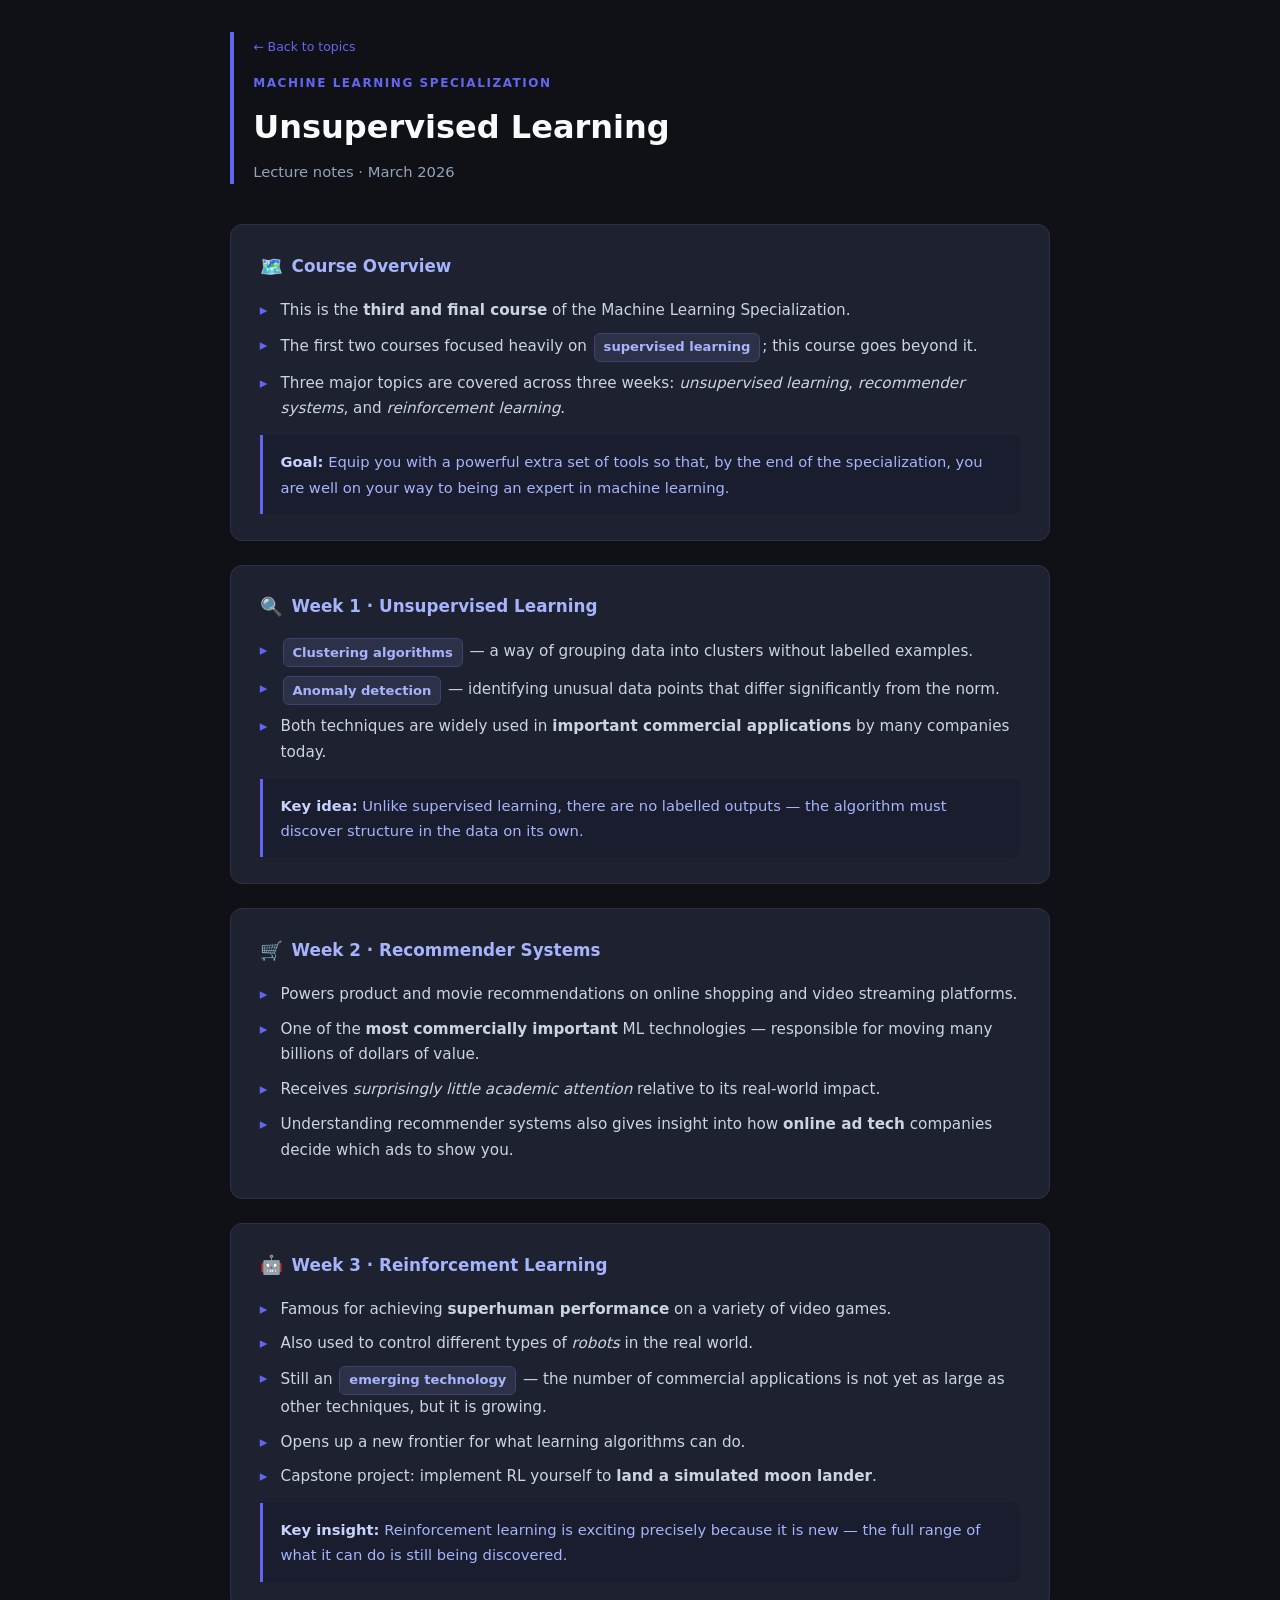
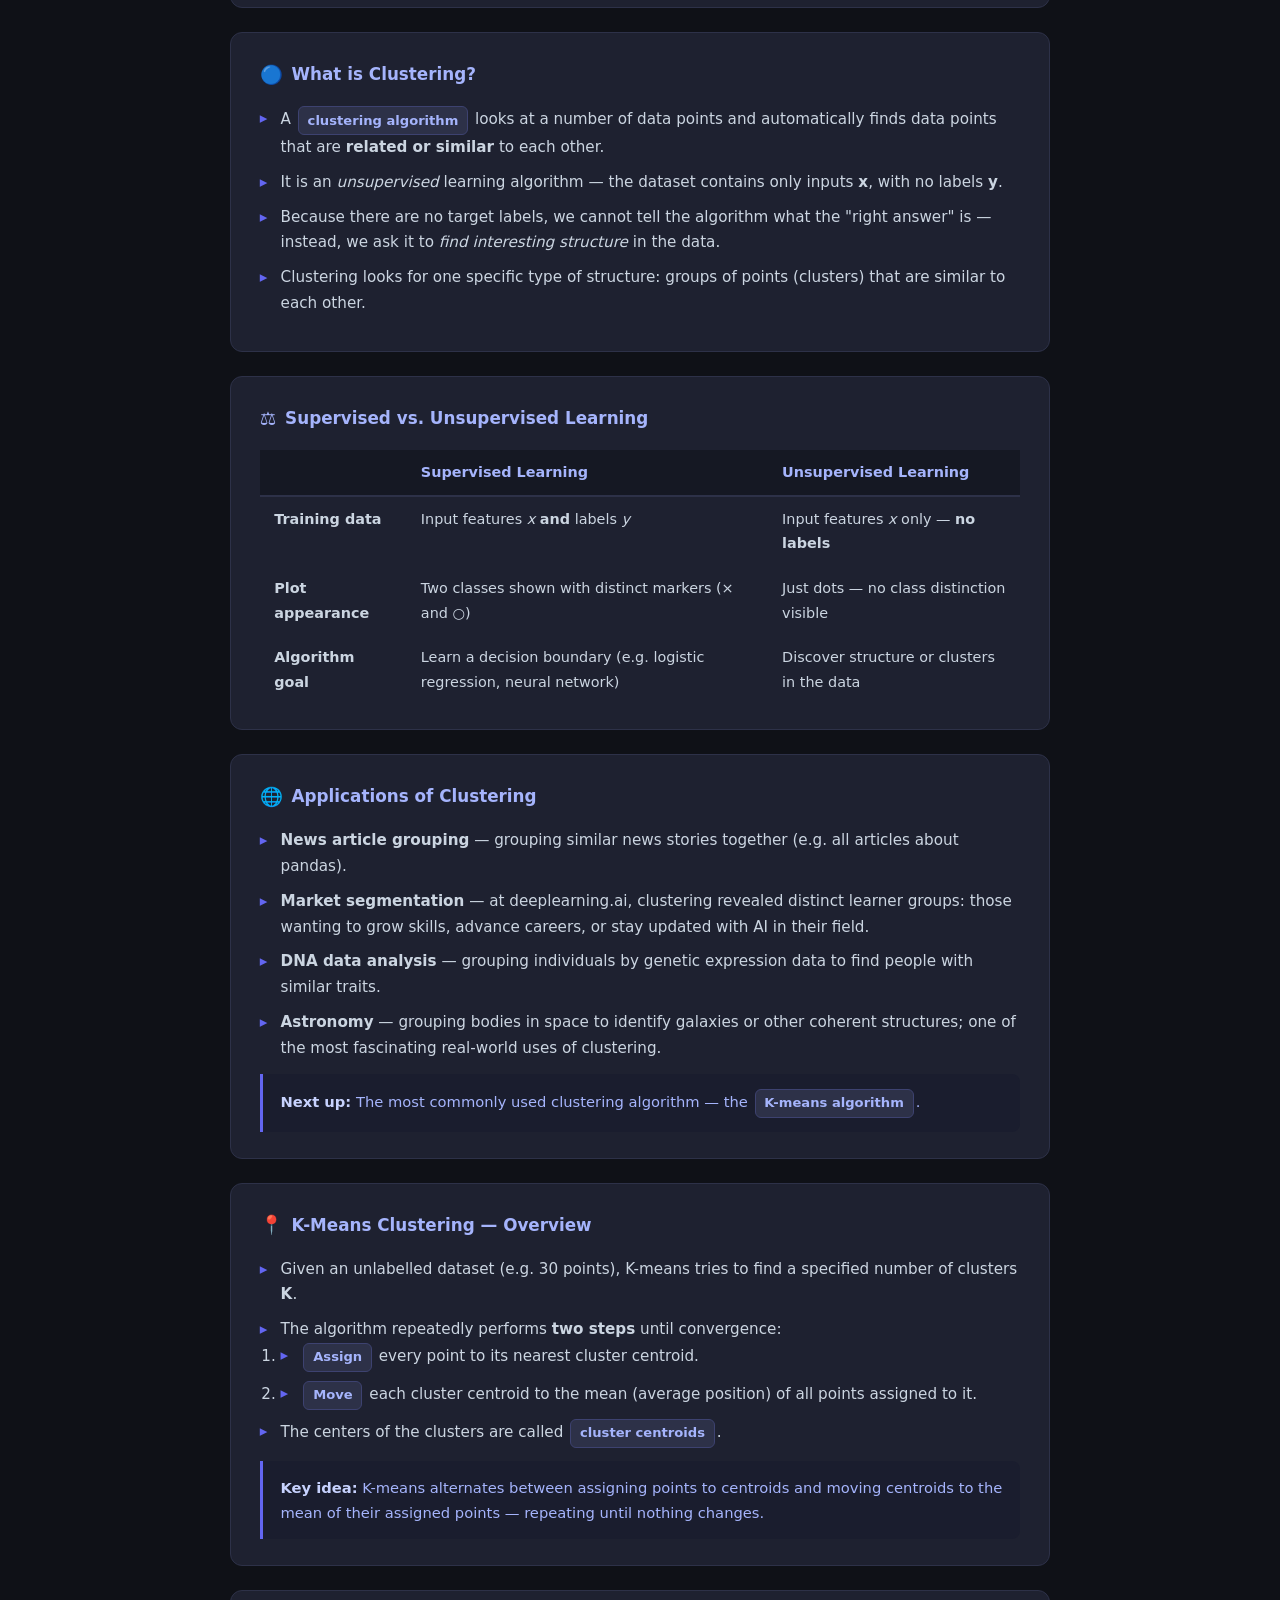
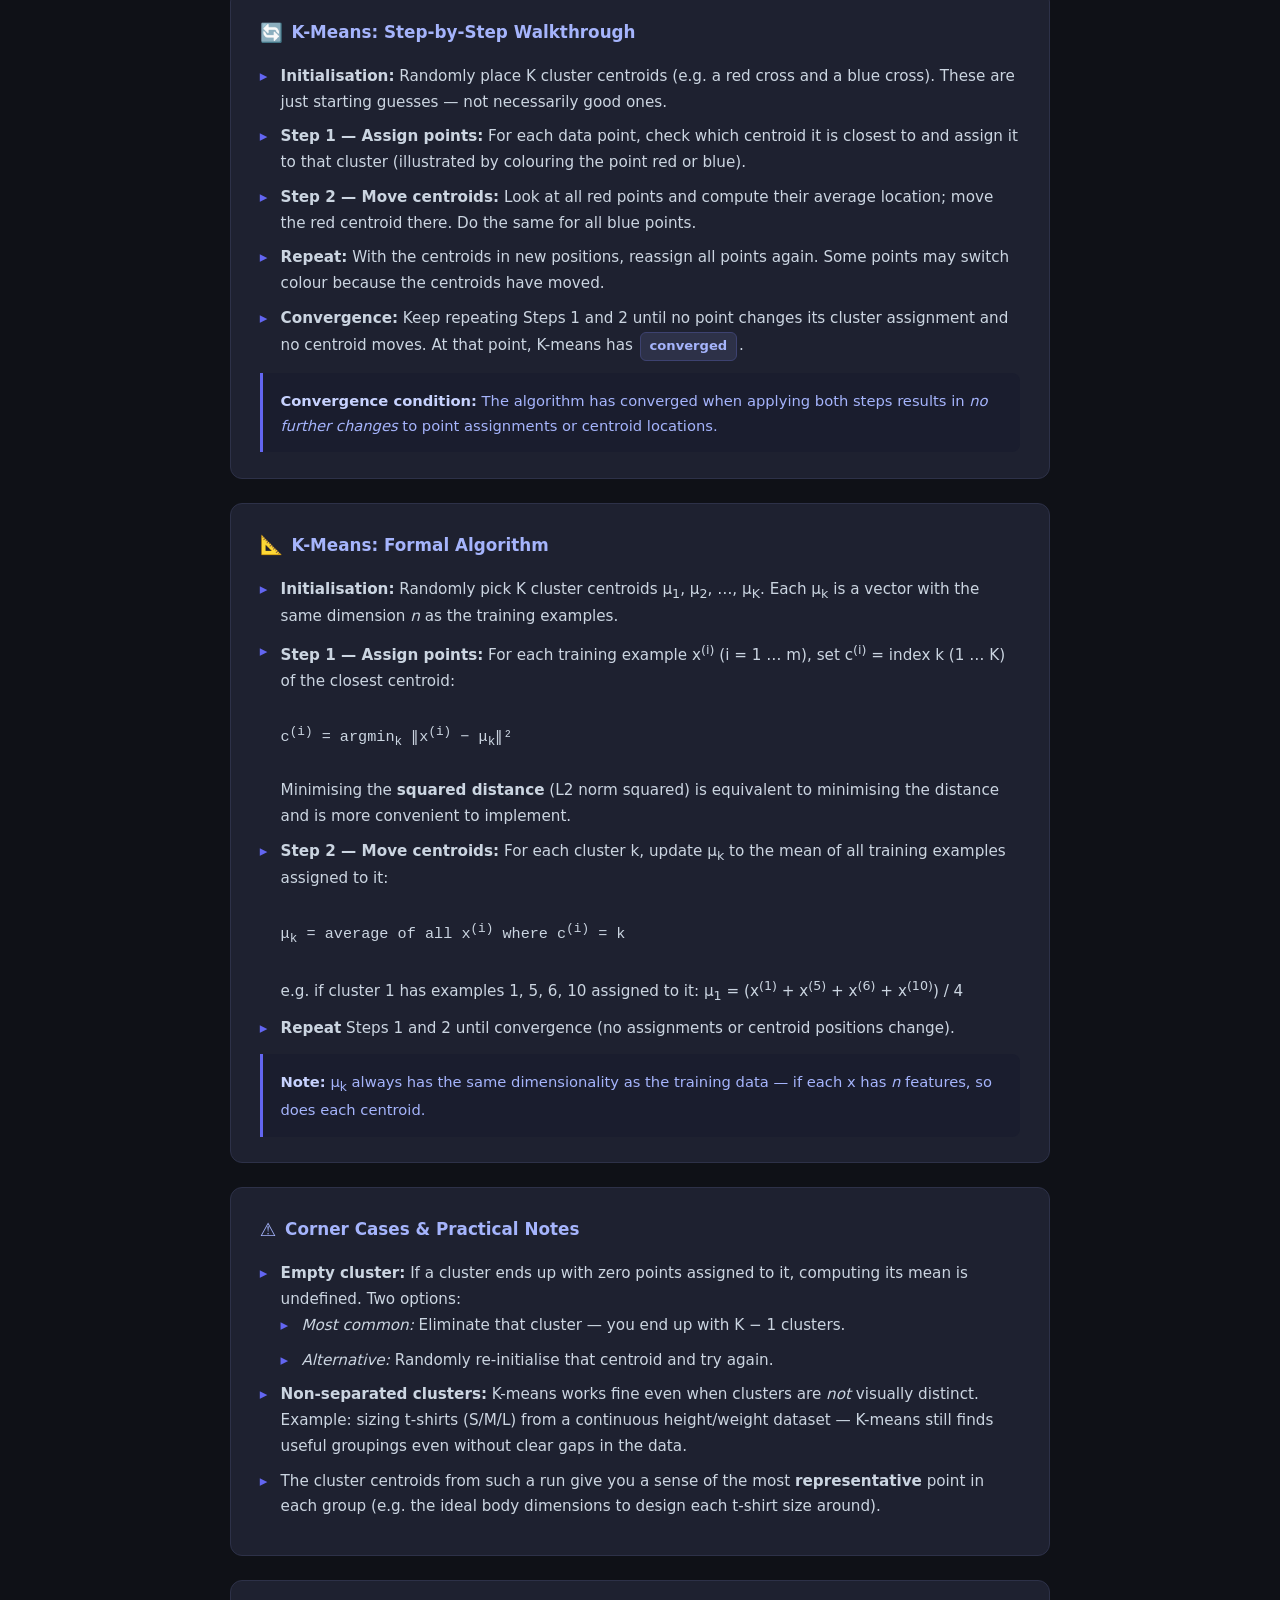
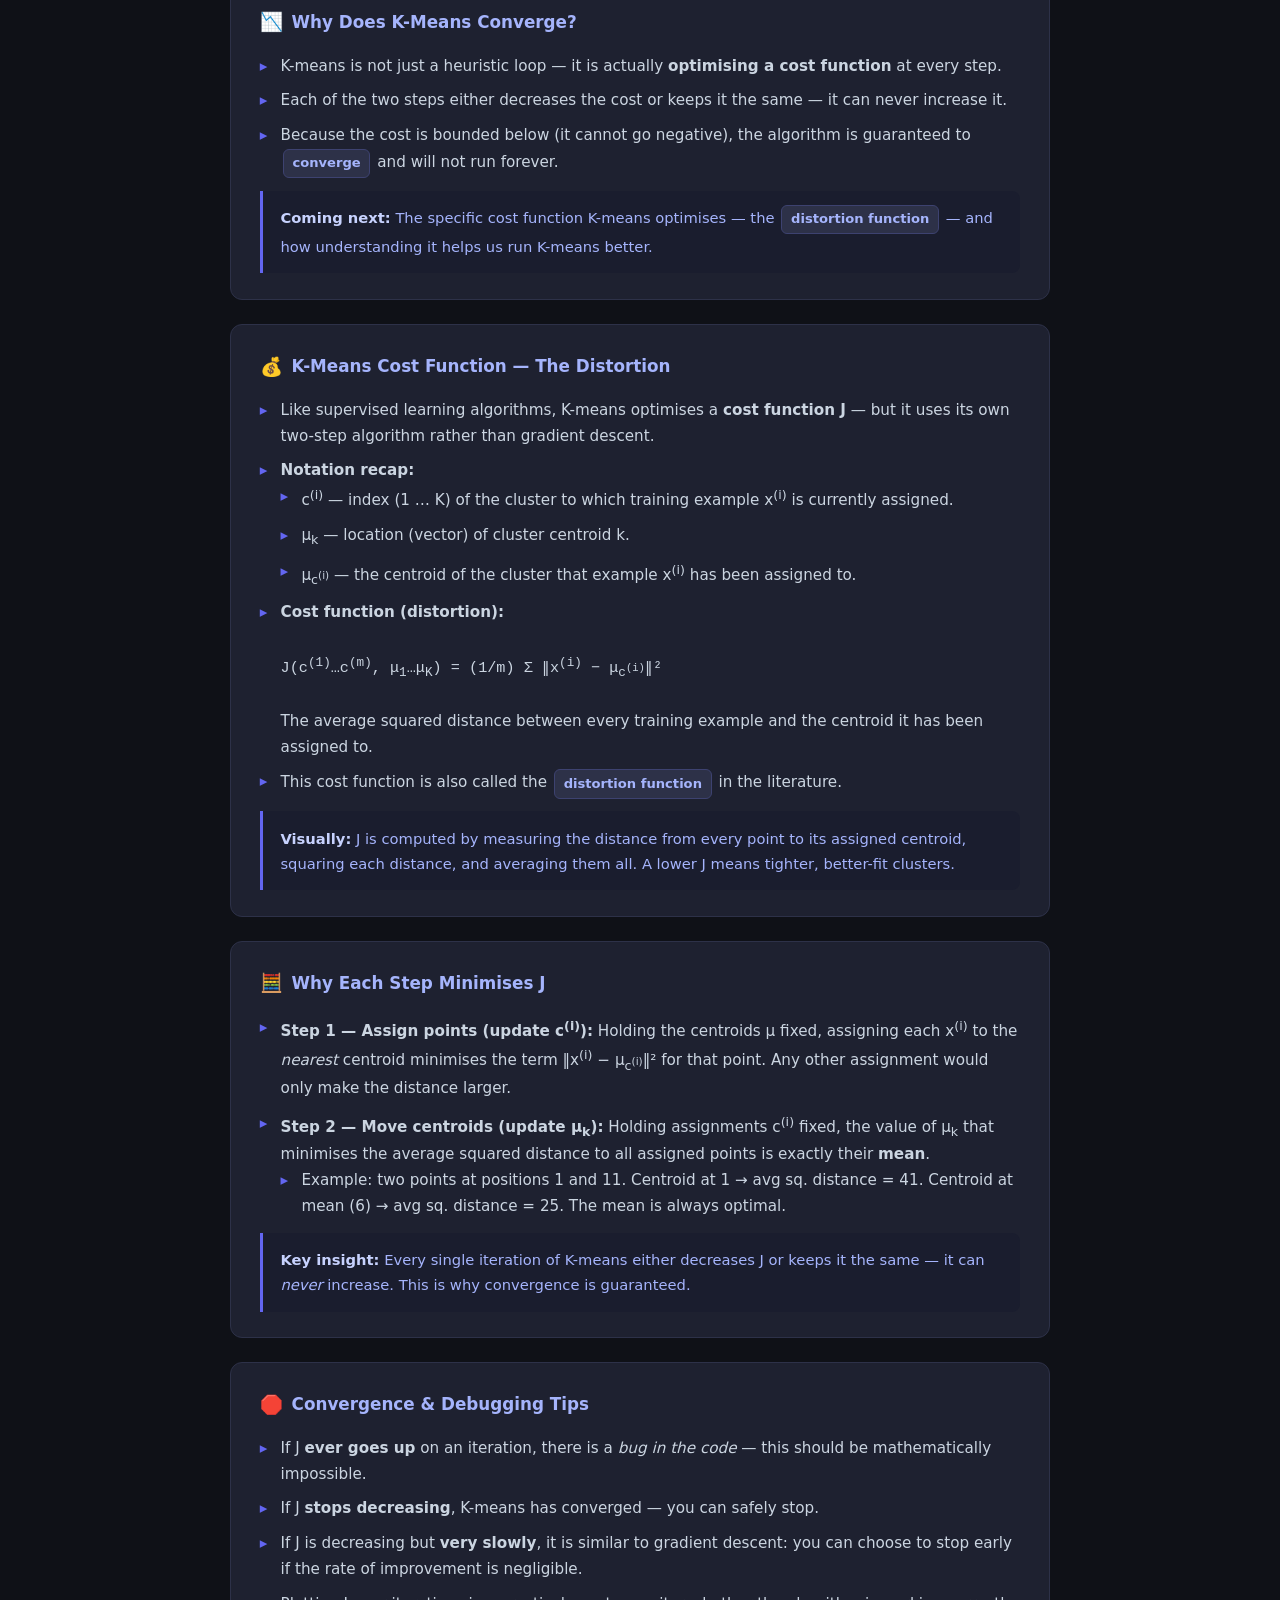
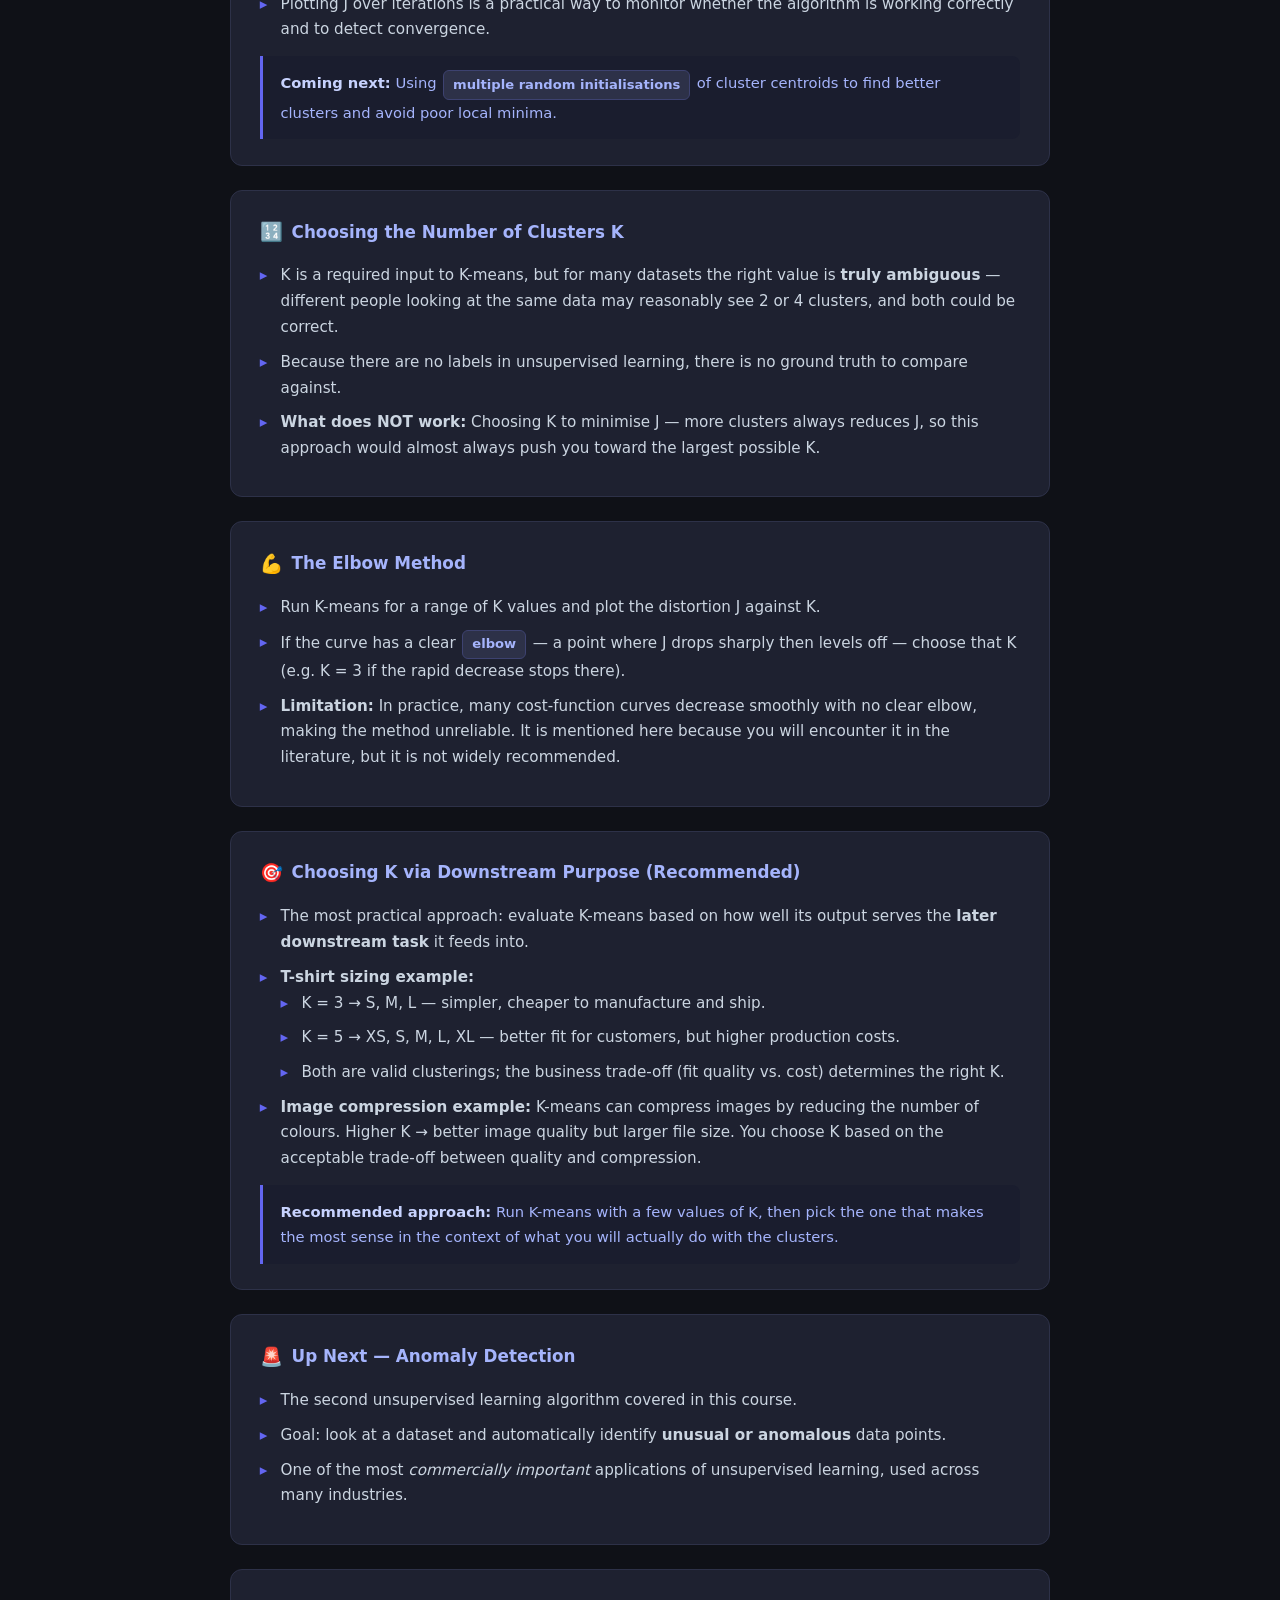
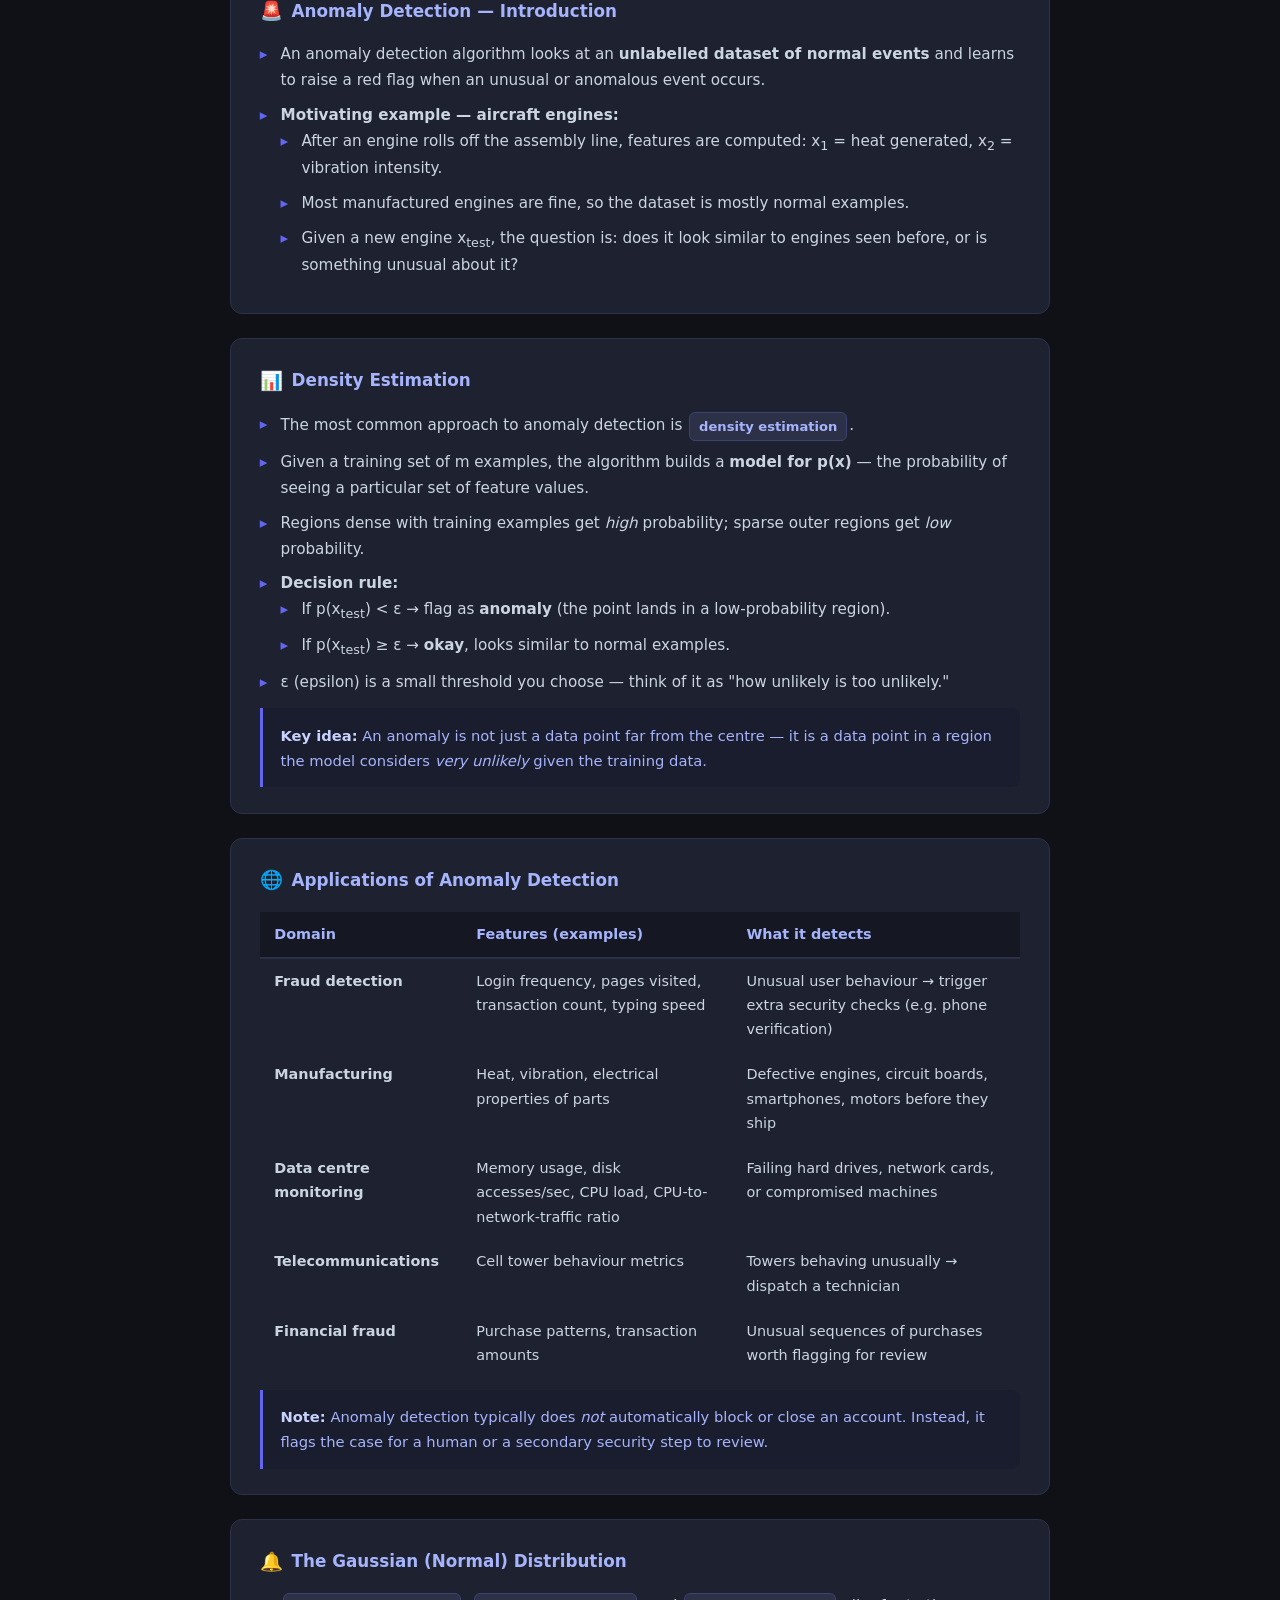
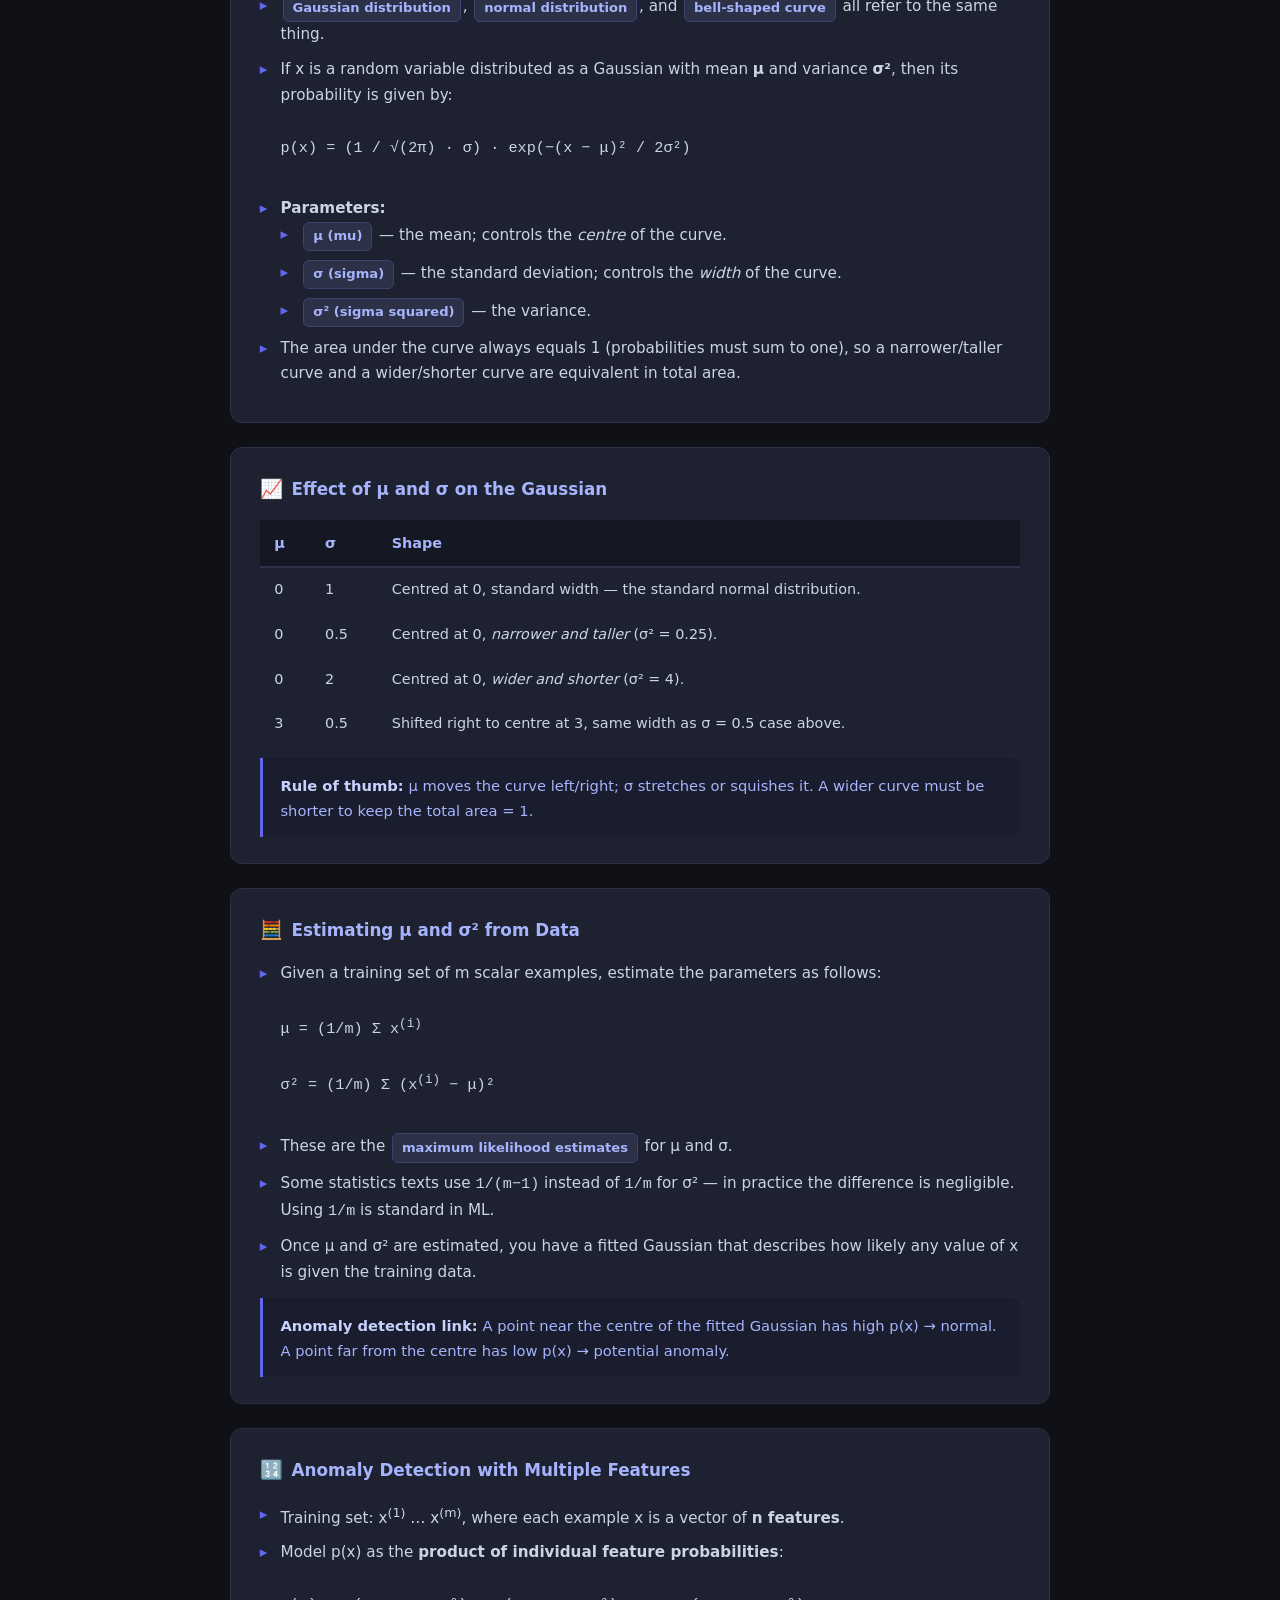
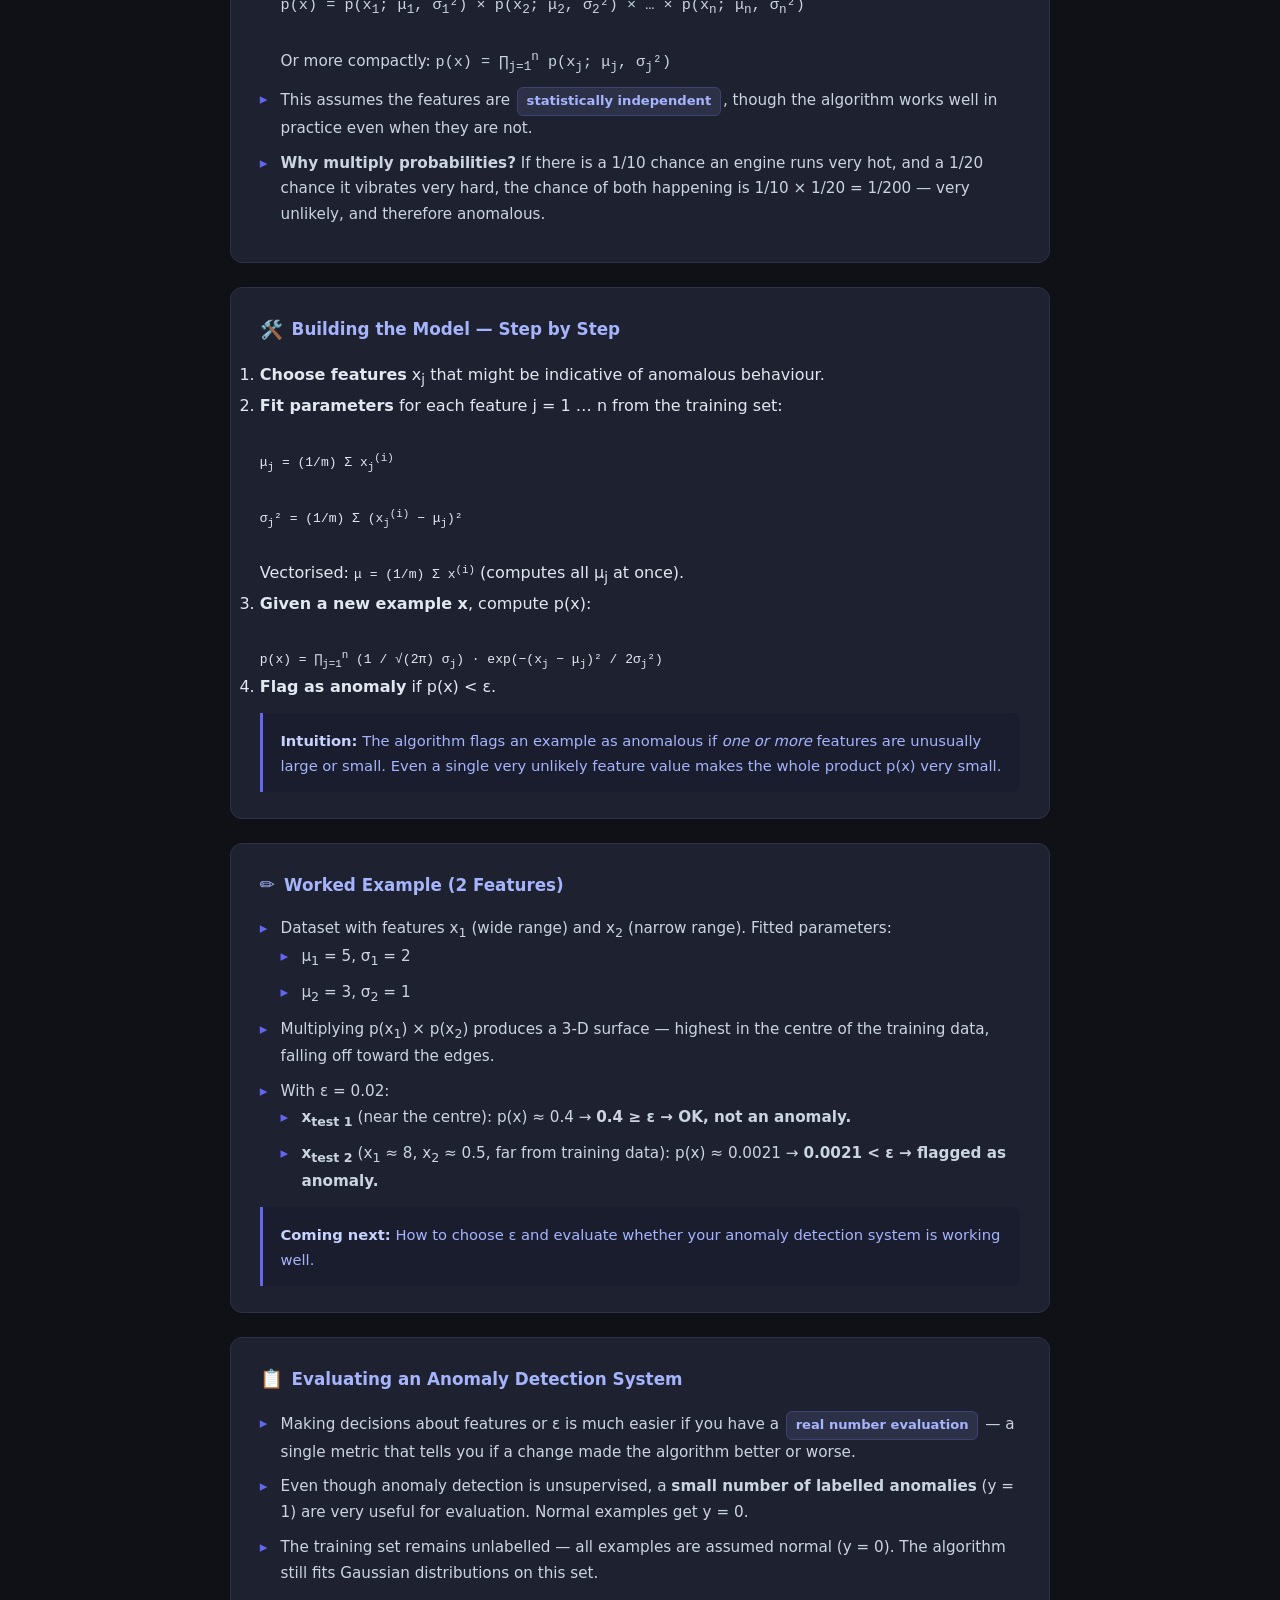
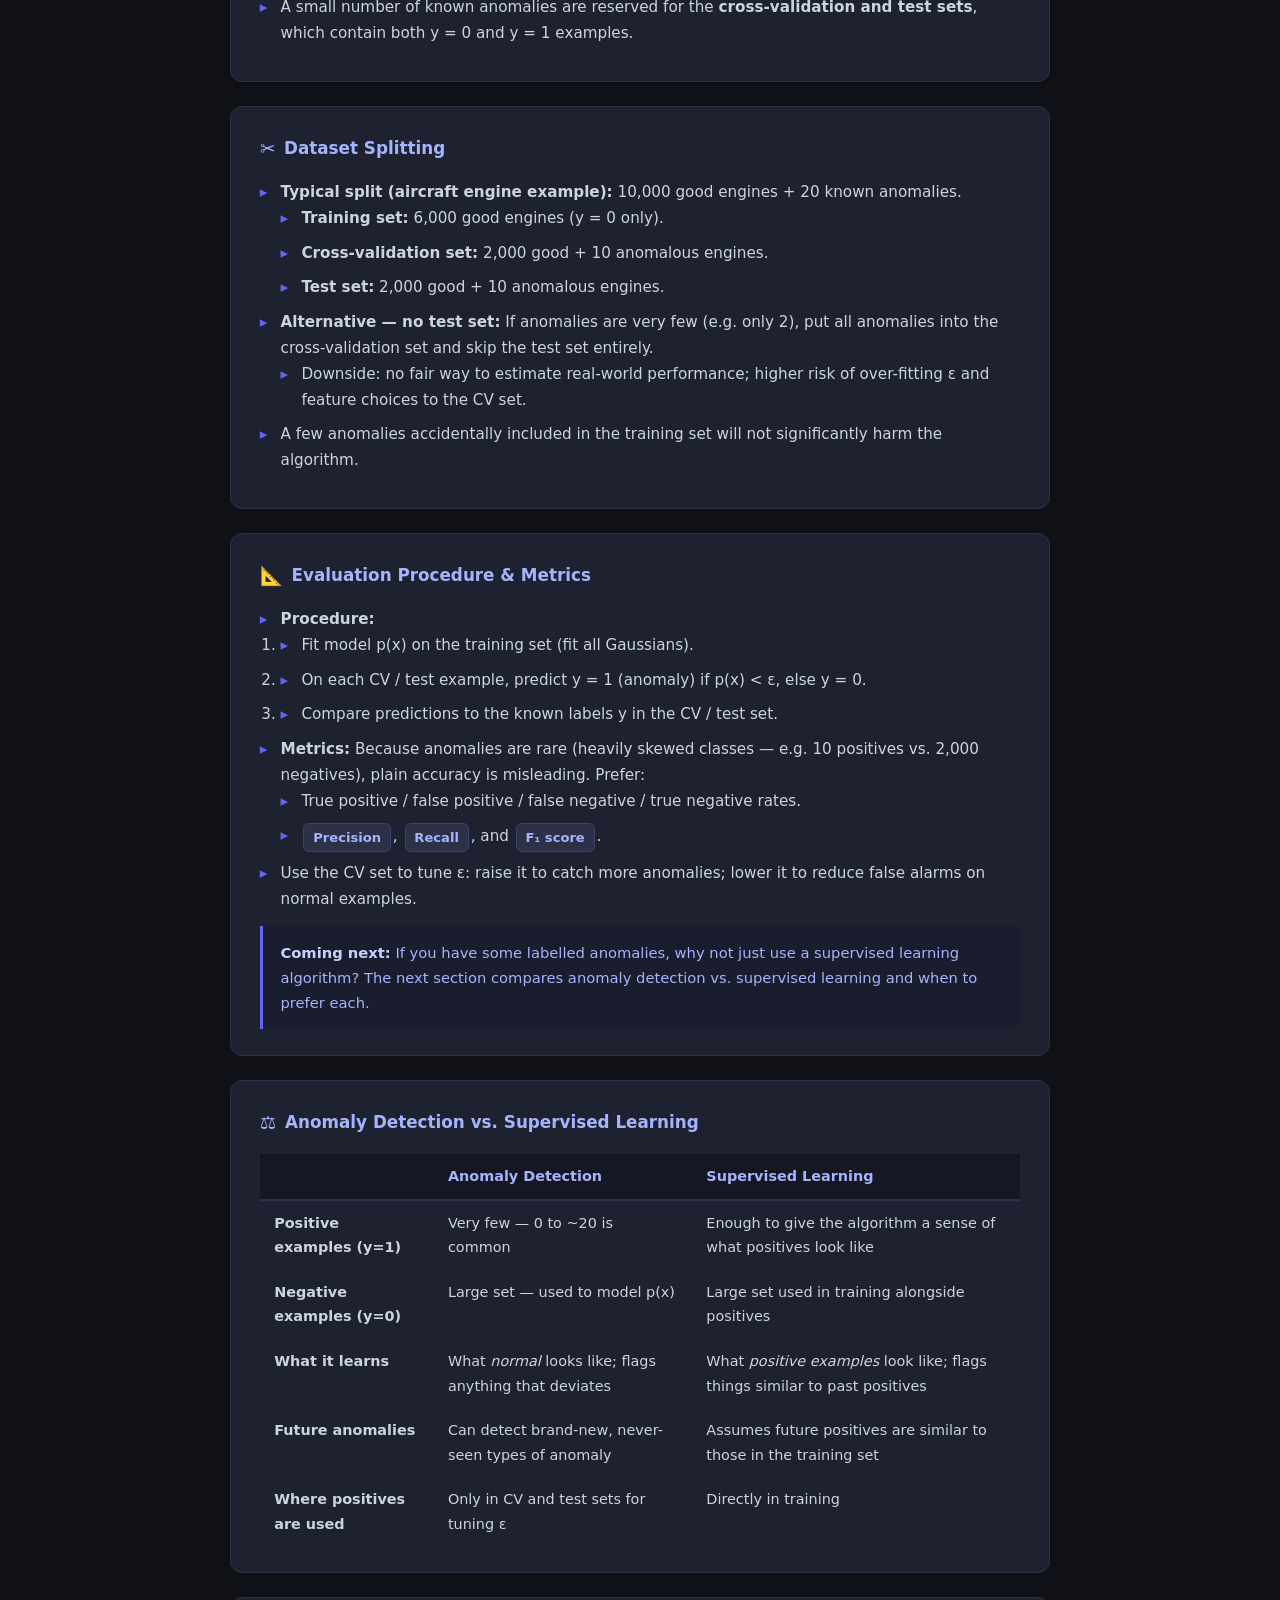
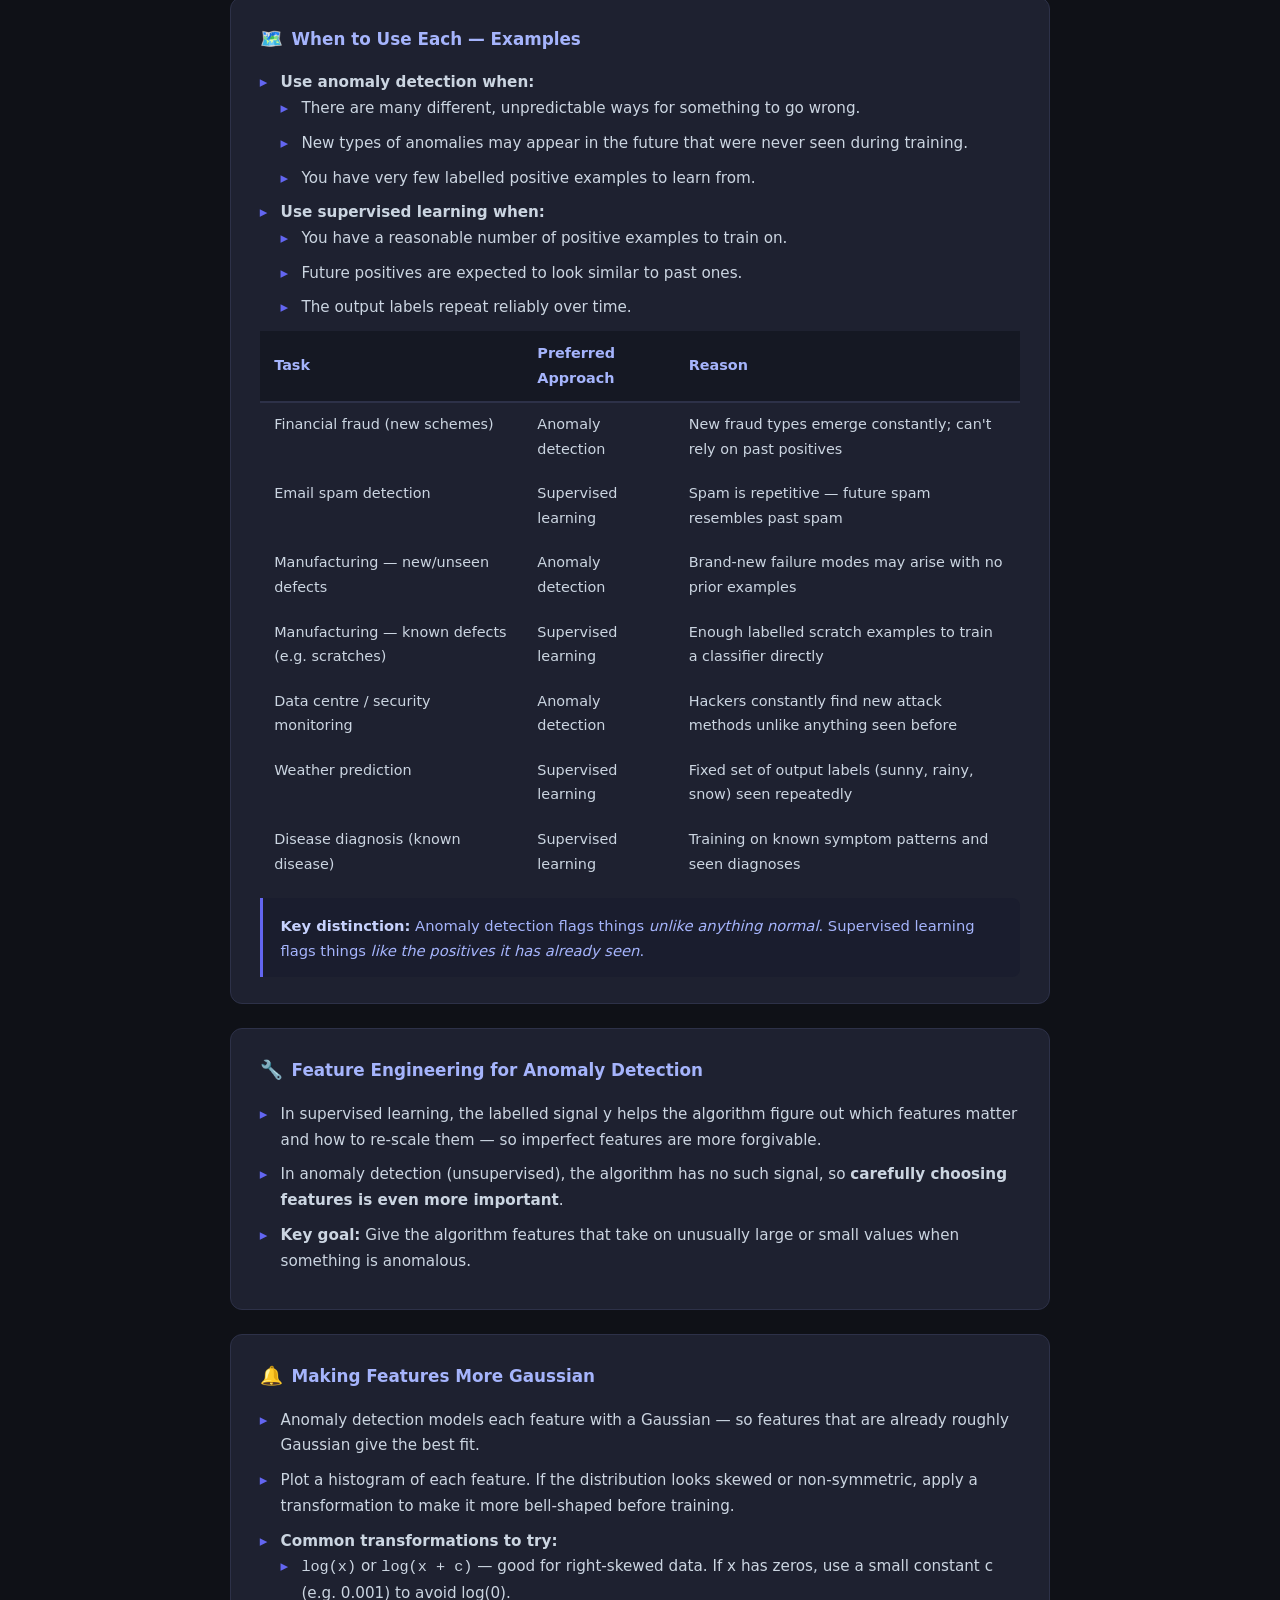
<file: unsupervised/unsupervised-learning/index.html>
<!DOCTYPE html>
<html lang="en">
<head>
  <meta charset="UTF-8" />
  <meta name="viewport" content="width=device-width, initial-scale=1.0" />
  <title>Unsupervised Learning — Lecture Notes</title>
  <link rel="stylesheet" href="../../styles.css" />
</head>
<body>
<div class="container">

  <header class="notes-header">
    <a href="../index.html" style="font-size:0.78rem; color:#6366f1; text-decoration:none; display:inline-flex; align-items:center; gap:0.3rem; margin-bottom:1rem;">
      ← Back to topics
    </a>
    <div class="tag">Machine Learning Specialization</div>
    <h1>Unsupervised Learning</h1>
    <p class="subtitle">Lecture notes · March 2026</p>
  </header>

  <!-- 1. Course Overview -->
  <div class="card">
    <h2><span class="icon">🗺️</span> Course Overview</h2>
    <ul>
      <li>This is the <strong>third and final course</strong> of the Machine Learning Specialization.</li>
      <li>The first two courses focused heavily on <span class="term">supervised learning</span>; this course goes beyond it.</li>
      <li>Three major topics are covered across three weeks: <em>unsupervised learning</em>, <em>recommender systems</em>, and <em>reinforcement learning</em>.</li>
    </ul>
    <div class="callout">
      <strong>Goal:</strong> Equip you with a powerful extra set of tools so that, by the end of the specialization, you are well on your way to being an expert in machine learning.
    </div>
  </div>

  <!-- 2. Week 1 — Unsupervised Learning -->
  <div class="card">
    <h2><span class="icon">🔍</span> Week 1 · Unsupervised Learning</h2>
    <ul>
      <li><span class="term">Clustering algorithms</span> — a way of grouping data into clusters without labelled examples.</li>
      <li><span class="term">Anomaly detection</span> — identifying unusual data points that differ significantly from the norm.</li>
      <li>Both techniques are widely used in <strong>important commercial applications</strong> by many companies today.</li>
    </ul>
    <div class="callout">
      <strong>Key idea:</strong> Unlike supervised learning, there are no labelled outputs — the algorithm must discover structure in the data on its own.
    </div>
  </div>

  <!-- 3. Week 2 — Recommender Systems -->
  <div class="card">
    <h2><span class="icon">🛒</span> Week 2 · Recommender Systems</h2>
    <ul>
      <li>Powers product and movie recommendations on online shopping and video streaming platforms.</li>
      <li>One of the <strong>most commercially important</strong> ML technologies — responsible for moving many billions of dollars of value.</li>
      <li>Receives <em>surprisingly little academic attention</em> relative to its real-world impact.</li>
      <li>Understanding recommender systems also gives insight into how <strong>online ad tech</strong> companies decide which ads to show you.</li>
    </ul>
  </div>

  <!-- 4. Week 3 — Reinforcement Learning -->
  <div class="card">
    <h2><span class="icon">🤖</span> Week 3 · Reinforcement Learning</h2>
    <ul>
      <li>Famous for achieving <strong>superhuman performance</strong> on a variety of video games.</li>
      <li>Also used to control different types of <em>robots</em> in the real world.</li>
      <li>Still an <span class="term">emerging technology</span> — the number of commercial applications is not yet as large as other techniques, but it is growing.</li>
      <li>Opens up a new frontier for what learning algorithms can do.</li>
      <li>Capstone project: implement RL yourself to <strong>land a simulated moon lander</strong>.</li>
    </ul>
    <div class="callout">
      <strong>Key insight:</strong> Reinforcement learning is exciting precisely because it is new — the full range of what it can do is still being discovered.
    </div>
  </div>

  <!-- 5. What is Clustering? -->
  <div class="card">
    <h2><span class="icon">🔵</span> What is Clustering?</h2>
    <ul>
      <li>A <span class="term">clustering algorithm</span> looks at a number of data points and automatically finds data points that are <strong>related or similar</strong> to each other.</li>
      <li>It is an <em>unsupervised</em> learning algorithm — the dataset contains only inputs <strong>x</strong>, with no labels <strong>y</strong>.</li>
      <li>Because there are no target labels, we cannot tell the algorithm what the "right answer" is — instead, we ask it to <em>find interesting structure</em> in the data.</li>
      <li>Clustering looks for one specific type of structure: groups of points (clusters) that are similar to each other.</li>
    </ul>
  </div>

  <!-- 6. Supervised vs. Unsupervised Learning -->
  <div class="card">
    <h2><span class="icon">⚖️</span> Supervised vs. Unsupervised Learning</h2>
    <table>
      <thead>
        <tr>
          <th></th>
          <th>Supervised Learning</th>
          <th>Unsupervised Learning</th>
        </tr>
      </thead>
      <tbody>
        <tr>
          <td><strong>Training data</strong></td>
          <td>Input features <em>x</em> <strong>and</strong> labels <em>y</em></td>
          <td>Input features <em>x</em> only — <strong>no labels</strong></td>
        </tr>
        <tr>
          <td><strong>Plot appearance</strong></td>
          <td>Two classes shown with distinct markers (×  and ○)</td>
          <td>Just dots — no class distinction visible</td>
        </tr>
        <tr>
          <td><strong>Algorithm goal</strong></td>
          <td>Learn a decision boundary (e.g. logistic regression, neural network)</td>
          <td>Discover structure or clusters in the data</td>
        </tr>
      </tbody>
    </table>
  </div>

  <!-- 7. Applications of Clustering -->
  <div class="card">
    <h2><span class="icon">🌐</span> Applications of Clustering</h2>
    <ul>
      <li><strong>News article grouping</strong> — grouping similar news stories together (e.g. all articles about pandas).</li>
      <li><strong>Market segmentation</strong> — at deeplearning.ai, clustering revealed distinct learner groups: those wanting to grow skills, advance careers, or stay updated with AI in their field.</li>
      <li><strong>DNA data analysis</strong> — grouping individuals by genetic expression data to find people with similar traits.</li>
      <li><strong>Astronomy</strong> — grouping bodies in space to identify galaxies or other coherent structures; one of the most fascinating real-world uses of clustering.</li>
    </ul>
    <div class="callout">
      <strong>Next up:</strong> The most commonly used clustering algorithm — the <span class="term">K-means algorithm</span>.
    </div>
  </div>

  <!-- 8. K-Means: Overview -->
  <div class="card">
    <h2><span class="icon">📍</span> K-Means Clustering — Overview</h2>
    <ul>
      <li>Given an unlabelled dataset (e.g. 30 points), K-means tries to find a specified number of clusters <strong>K</strong>.</li>
      <li>The algorithm repeatedly performs <strong>two steps</strong> until convergence:
        <ol>
          <li><span class="term">Assign</span> every point to its nearest cluster centroid.</li>
          <li><span class="term">Move</span> each cluster centroid to the mean (average position) of all points assigned to it.</li>
        </ol>
      </li>
      <li>The centers of the clusters are called <span class="term">cluster centroids</span>.</li>
    </ul>
    <div class="callout">
      <strong>Key idea:</strong> K-means alternates between assigning points to centroids and moving centroids to the mean of their assigned points — repeating until nothing changes.
    </div>
  </div>

  <!-- 9. K-Means: Step-by-Step -->
  <div class="card">
    <h2><span class="icon">🔄</span> K-Means: Step-by-Step Walkthrough</h2>
    <ul>
      <li><strong>Initialisation:</strong> Randomly place K cluster centroids (e.g. a red cross and a blue cross). These are just starting guesses — not necessarily good ones.</li>
      <li><strong>Step 1 — Assign points:</strong> For each data point, check which centroid it is closest to and assign it to that cluster (illustrated by colouring the point red or blue).</li>
      <li><strong>Step 2 — Move centroids:</strong> Look at all red points and compute their average location; move the red centroid there. Do the same for all blue points.</li>
      <li><strong>Repeat:</strong> With the centroids in new positions, reassign all points again. Some points may switch colour because the centroids have moved.</li>
      <li><strong>Convergence:</strong> Keep repeating Steps 1 and 2 until no point changes its cluster assignment and no centroid moves. At that point, K-means has <span class="term">converged</span>.</li>
    </ul>
    <div class="callout">
      <strong>Convergence condition:</strong> The algorithm has converged when applying both steps results in <em>no further changes</em> to point assignments or centroid locations.
    </div>
  </div>

  <!-- 10. K-Means: Formal Algorithm -->
  <div class="card">
    <h2><span class="icon">📐</span> K-Means: Formal Algorithm</h2>
    <ul>
      <li><strong>Initialisation:</strong> Randomly pick K cluster centroids μ<sub>1</sub>, μ<sub>2</sub>, …, μ<sub>K</sub>. Each μ<sub>k</sub> is a vector with the same dimension <em>n</em> as the training examples.</li>
      <li><strong>Step 1 — Assign points:</strong> For each training example x<sup>(i)</sup> (i = 1 … m), set c<sup>(i)</sup> = index k (1 … K) of the closest centroid:
        <br><br>
        <code>c<sup>(i)</sup> = argmin<sub>k</sub> ‖x<sup>(i)</sup> − μ<sub>k</sub>‖²</code>
        <br><br>
        Minimising the <strong>squared distance</strong> (L2 norm squared) is equivalent to minimising the distance and is more convenient to implement.
      </li>
      <li><strong>Step 2 — Move centroids:</strong> For each cluster k, update μ<sub>k</sub> to the mean of all training examples assigned to it:
        <br><br>
        <code>μ<sub>k</sub> = average of all x<sup>(i)</sup> where c<sup>(i)</sup> = k</code>
        <br><br>
        e.g. if cluster 1 has examples 1, 5, 6, 10 assigned to it: μ<sub>1</sub> = (x<sup>(1)</sup> + x<sup>(5)</sup> + x<sup>(6)</sup> + x<sup>(10)</sup>) / 4
      </li>
      <li><strong>Repeat</strong> Steps 1 and 2 until convergence (no assignments or centroid positions change).</li>
    </ul>
    <div class="callout">
      <strong>Note:</strong> μ<sub>k</sub> always has the same dimensionality as the training data — if each x has <em>n</em> features, so does each centroid.
    </div>
  </div>

  <!-- 11. Corner Cases & Practical Notes -->
  <div class="card">
    <h2><span class="icon">⚠️</span> Corner Cases &amp; Practical Notes</h2>
    <ul>
      <li><strong>Empty cluster:</strong> If a cluster ends up with zero points assigned to it, computing its mean is undefined. Two options:
        <ul>
          <li><em>Most common:</em> Eliminate that cluster — you end up with K − 1 clusters.</li>
          <li><em>Alternative:</em> Randomly re-initialise that centroid and try again.</li>
        </ul>
      </li>
      <li><strong>Non-separated clusters:</strong> K-means works fine even when clusters are <em>not</em> visually distinct. Example: sizing t-shirts (S/M/L) from a continuous height/weight dataset — K-means still finds useful groupings even without clear gaps in the data.</li>
      <li>The cluster centroids from such a run give you a sense of the most <strong>representative</strong> point in each group (e.g. the ideal body dimensions to design each t-shirt size around).</li>
    </ul>
  </div>

  <!-- 12. Why Does K-Means Converge? -->
  <div class="card">
    <h2><span class="icon">📉</span> Why Does K-Means Converge?</h2>
    <ul>
      <li>K-means is not just a heuristic loop — it is actually <strong>optimising a cost function</strong> at every step.</li>
      <li>Each of the two steps either decreases the cost or keeps it the same — it can never increase it.</li>
      <li>Because the cost is bounded below (it cannot go negative), the algorithm is guaranteed to <span class="term">converge</span> and will not run forever.</li>
    </ul>
    <div class="callout">
      <strong>Coming next:</strong> The specific cost function K-means optimises — the <span class="term">distortion function</span> — and how understanding it helps us run K-means better.
    </div>
  </div>

  <!-- 13. K-Means Cost Function (Distortion) -->
  <div class="card">
    <h2><span class="icon">💰</span> K-Means Cost Function — The Distortion</h2>
    <ul>
      <li>Like supervised learning algorithms, K-means optimises a <strong>cost function J</strong> — but it uses its own two-step algorithm rather than gradient descent.</li>
      <li><strong>Notation recap:</strong>
        <ul>
          <li>c<sup>(i)</sup> — index (1 … K) of the cluster to which training example x<sup>(i)</sup> is currently assigned.</li>
          <li>μ<sub>k</sub> — location (vector) of cluster centroid k.</li>
          <li>μ<sub>c<sup>(i)</sup></sub> — the centroid of the cluster that example x<sup>(i)</sup> has been assigned to.</li>
        </ul>
      </li>
      <li><strong>Cost function (distortion):</strong>
        <br><br>
        <code>J(c<sup>(1)</sup>…c<sup>(m)</sup>, μ<sub>1</sub>…μ<sub>K</sub>) = (1/m) Σ ‖x<sup>(i)</sup> − μ<sub>c<sup>(i)</sup></sub>‖²</code>
        <br><br>
        The average squared distance between every training example and the centroid it has been assigned to.
      </li>
      <li>This cost function is also called the <span class="term">distortion function</span> in the literature.</li>
    </ul>
    <div class="callout">
      <strong>Visually:</strong> J is computed by measuring the distance from every point to its assigned centroid, squaring each distance, and averaging them all. A lower J means tighter, better-fit clusters.
    </div>
  </div>

  <!-- 14. Why Each Step Minimises J -->
  <div class="card">
    <h2><span class="icon">🧮</span> Why Each Step Minimises J</h2>
    <ul>
      <li><strong>Step 1 — Assign points (update c<sup>(i)</sup>):</strong> Holding the centroids μ fixed, assigning each x<sup>(i)</sup> to the <em>nearest</em> centroid minimises the term ‖x<sup>(i)</sup> − μ<sub>c<sup>(i)</sup></sub>‖² for that point. Any other assignment would only make the distance larger.</li>
      <li><strong>Step 2 — Move centroids (update μ<sub>k</sub>):</strong> Holding assignments c<sup>(i)</sup> fixed, the value of μ<sub>k</sub> that minimises the average squared distance to all assigned points is exactly their <strong>mean</strong>.
        <ul>
          <li>Example: two points at positions 1 and 11. Centroid at 1 → avg sq. distance = 41. Centroid at mean (6) → avg sq. distance = 25. The mean is always optimal.</li>
        </ul>
      </li>
    </ul>
    <div class="callout">
      <strong>Key insight:</strong> Every single iteration of K-means either decreases J or keeps it the same — it can <em>never</em> increase. This is why convergence is guaranteed.
    </div>
  </div>

  <!-- 15. Convergence & Debugging -->
  <div class="card">
    <h2><span class="icon">🛑</span> Convergence &amp; Debugging Tips</h2>
    <ul>
      <li>If J <strong>ever goes up</strong> on an iteration, there is a <em>bug in the code</em> — this should be mathematically impossible.</li>
      <li>If J <strong>stops decreasing</strong>, K-means has converged — you can safely stop.</li>
      <li>If J is decreasing but <strong>very slowly</strong>, it is similar to gradient descent: you can choose to stop early if the rate of improvement is negligible.</li>
      <li>Plotting J over iterations is a practical way to monitor whether the algorithm is working correctly and to detect convergence.</li>
    </ul>
    <div class="callout">
      <strong>Coming next:</strong> Using <span class="term">multiple random initialisations</span> of cluster centroids to find better clusters and avoid poor local minima.
    </div>
  </div>

  <!-- 16. Choosing the Number of Clusters K -->
  <div class="card">
    <h2><span class="icon">🔢</span> Choosing the Number of Clusters K</h2>
    <ul>
      <li>K is a required input to K-means, but for many datasets the right value is <strong>truly ambiguous</strong> — different people looking at the same data may reasonably see 2 or 4 clusters, and both could be correct.</li>
      <li>Because there are no labels in unsupervised learning, there is no ground truth to compare against.</li>
      <li><strong>What does NOT work:</strong> Choosing K to minimise J — more clusters always reduces J, so this approach would almost always push you toward the largest possible K.</li>
    </ul>
  </div>

  <!-- 17. The Elbow Method -->
  <div class="card">
    <h2><span class="icon">💪</span> The Elbow Method</h2>
    <ul>
      <li>Run K-means for a range of K values and plot the distortion J against K.</li>
      <li>If the curve has a clear <span class="term">elbow</span> — a point where J drops sharply then levels off — choose that K (e.g. K = 3 if the rapid decrease stops there).</li>
      <li><strong>Limitation:</strong> In practice, many cost-function curves decrease smoothly with no clear elbow, making the method unreliable. It is mentioned here because you will encounter it in the literature, but it is not widely recommended.</li>
    </ul>
  </div>

  <!-- 18. Choosing K via Downstream Purpose -->
  <div class="card">
    <h2><span class="icon">🎯</span> Choosing K via Downstream Purpose (Recommended)</h2>
    <ul>
      <li>The most practical approach: evaluate K-means based on how well its output serves the <strong>later downstream task</strong> it feeds into.</li>
      <li><strong>T-shirt sizing example:</strong>
        <ul>
          <li>K = 3 → S, M, L — simpler, cheaper to manufacture and ship.</li>
          <li>K = 5 → XS, S, M, L, XL — better fit for customers, but higher production costs.</li>
          <li>Both are valid clusterings; the business trade-off (fit quality vs. cost) determines the right K.</li>
        </ul>
      </li>
      <li><strong>Image compression example:</strong> K-means can compress images by reducing the number of colours. Higher K → better image quality but larger file size. You choose K based on the acceptable trade-off between quality and compression.</li>
    </ul>
    <div class="callout">
      <strong>Recommended approach:</strong> Run K-means with a few values of K, then pick the one that makes the most sense in the context of what you will actually do with the clusters.
    </div>
  </div>

  <!-- 19. Up Next — Anomaly Detection -->
  <div class="card">
    <h2><span class="icon">🚨</span> Up Next — Anomaly Detection</h2>
    <ul>
      <li>The second unsupervised learning algorithm covered in this course.</li>
      <li>Goal: look at a dataset and automatically identify <strong>unusual or anomalous</strong> data points.</li>
      <li>One of the most <em>commercially important</em> applications of unsupervised learning, used across many industries.</li>
    </ul>
  </div>

  <!-- 20. Anomaly Detection — Introduction -->
  <div class="card">
    <h2><span class="icon">🚨</span> Anomaly Detection — Introduction</h2>
    <ul>
      <li>An anomaly detection algorithm looks at an <strong>unlabelled dataset of normal events</strong> and learns to raise a red flag when an unusual or anomalous event occurs.</li>
      <li><strong>Motivating example — aircraft engines:</strong>
        <ul>
          <li>After an engine rolls off the assembly line, features are computed: x<sub>1</sub> = heat generated, x<sub>2</sub> = vibration intensity.</li>
          <li>Most manufactured engines are fine, so the dataset is mostly normal examples.</li>
          <li>Given a new engine x<sub>test</sub>, the question is: does it look similar to engines seen before, or is something unusual about it?</li>
        </ul>
      </li>
    </ul>
  </div>

  <!-- 21. Density Estimation -->
  <div class="card">
    <h2><span class="icon">📊</span> Density Estimation</h2>
    <ul>
      <li>The most common approach to anomaly detection is <span class="term">density estimation</span>.</li>
      <li>Given a training set of m examples, the algorithm builds a <strong>model for p(x)</strong> — the probability of seeing a particular set of feature values.</li>
      <li>Regions dense with training examples get <em>high</em> probability; sparse outer regions get <em>low</em> probability.</li>
      <li><strong>Decision rule:</strong>
        <ul>
          <li>If p(x<sub>test</sub>) &lt; ε → flag as <strong>anomaly</strong> (the point lands in a low-probability region).</li>
          <li>If p(x<sub>test</sub>) ≥ ε → <strong>okay</strong>, looks similar to normal examples.</li>
        </ul>
      </li>
      <li>ε (epsilon) is a small threshold you choose — think of it as "how unlikely is too unlikely."</li>
    </ul>
    <div class="callout">
      <strong>Key idea:</strong> An anomaly is not just a data point far from the centre — it is a data point in a region the model considers <em>very unlikely</em> given the training data.
    </div>
  </div>

  <!-- 22. Applications of Anomaly Detection -->
  <div class="card">
    <h2><span class="icon">🌐</span> Applications of Anomaly Detection</h2>
    <table>
      <thead>
        <tr>
          <th>Domain</th>
          <th>Features (examples)</th>
          <th>What it detects</th>
        </tr>
      </thead>
      <tbody>
        <tr>
          <td><strong>Fraud detection</strong></td>
          <td>Login frequency, pages visited, transaction count, typing speed</td>
          <td>Unusual user behaviour → trigger extra security checks (e.g. phone verification)</td>
        </tr>
        <tr>
          <td><strong>Manufacturing</strong></td>
          <td>Heat, vibration, electrical properties of parts</td>
          <td>Defective engines, circuit boards, smartphones, motors before they ship</td>
        </tr>
        <tr>
          <td><strong>Data centre monitoring</strong></td>
          <td>Memory usage, disk accesses/sec, CPU load, CPU-to-network-traffic ratio</td>
          <td>Failing hard drives, network cards, or compromised machines</td>
        </tr>
        <tr>
          <td><strong>Telecommunications</strong></td>
          <td>Cell tower behaviour metrics</td>
          <td>Towers behaving unusually → dispatch a technician</td>
        </tr>
        <tr>
          <td><strong>Financial fraud</strong></td>
          <td>Purchase patterns, transaction amounts</td>
          <td>Unusual sequences of purchases worth flagging for review</td>
        </tr>
      </tbody>
    </table>
    <div class="callout">
      <strong>Note:</strong> Anomaly detection typically does <em>not</em> automatically block or close an account. Instead, it flags the case for a human or a secondary security step to review.
    </div>
  </div>

  <!-- 23. The Gaussian (Normal) Distribution -->
  <div class="card">
    <h2><span class="icon">🔔</span> The Gaussian (Normal) Distribution</h2>
    <ul>
      <li><span class="term">Gaussian distribution</span>, <span class="term">normal distribution</span>, and <span class="term">bell-shaped curve</span> all refer to the same thing.</li>
      <li>If x is a random variable distributed as a Gaussian with mean <strong>μ</strong> and variance <strong>σ²</strong>, then its probability is given by:
        <br><br>
        <code>p(x) = (1 / √(2π) · σ) · exp(−(x − μ)² / 2σ²)</code>
        <br><br>
      </li>
      <li><strong>Parameters:</strong>
        <ul>
          <li><span class="term">μ (mu)</span> — the mean; controls the <em>centre</em> of the curve.</li>
          <li><span class="term">σ (sigma)</span> — the standard deviation; controls the <em>width</em> of the curve.</li>
          <li><span class="term">σ² (sigma squared)</span> — the variance.</li>
        </ul>
      </li>
      <li>The area under the curve always equals 1 (probabilities must sum to one), so a narrower/taller curve and a wider/shorter curve are equivalent in total area.</li>
    </ul>
  </div>

  <!-- 24. Effect of μ and σ on the Gaussian -->
  <div class="card">
    <h2><span class="icon">📈</span> Effect of μ and σ on the Gaussian</h2>
    <table>
      <thead>
        <tr>
          <th>μ</th>
          <th>σ</th>
          <th>Shape</th>
        </tr>
      </thead>
      <tbody>
        <tr>
          <td>0</td>
          <td>1</td>
          <td>Centred at 0, standard width — the standard normal distribution.</td>
        </tr>
        <tr>
          <td>0</td>
          <td>0.5</td>
          <td>Centred at 0, <em>narrower and taller</em> (σ² = 0.25).</td>
        </tr>
        <tr>
          <td>0</td>
          <td>2</td>
          <td>Centred at 0, <em>wider and shorter</em> (σ² = 4).</td>
        </tr>
        <tr>
          <td>3</td>
          <td>0.5</td>
          <td>Shifted right to centre at 3, same width as σ = 0.5 case above.</td>
        </tr>
      </tbody>
    </table>
    <div class="callout">
      <strong>Rule of thumb:</strong> μ moves the curve left/right; σ stretches or squishes it. A wider curve must be shorter to keep the total area = 1.
    </div>
  </div>

  <!-- 25. Estimating μ and σ² from Data -->
  <div class="card">
    <h2><span class="icon">🧮</span> Estimating μ and σ² from Data</h2>
    <ul>
      <li>Given a training set of m scalar examples, estimate the parameters as follows:
        <br><br>
        <code>μ = (1/m) Σ x<sup>(i)</sup></code>
        <br><br>
        <code>σ² = (1/m) Σ (x<sup>(i)</sup> − μ)²</code>
        <br><br>
      </li>
      <li>These are the <span class="term">maximum likelihood estimates</span> for μ and σ.</li>
      <li>Some statistics texts use <code>1/(m−1)</code> instead of <code>1/m</code> for σ² — in practice the difference is negligible. Using <code>1/m</code> is standard in ML.</li>
      <li>Once μ and σ² are estimated, you have a fitted Gaussian that describes how likely any value of x is given the training data.</li>
    </ul>
    <div class="callout">
      <strong>Anomaly detection link:</strong> A point near the centre of the fitted Gaussian has high p(x) → normal. A point far from the centre has low p(x) → potential anomaly.
    </div>
  </div>

  <!-- 26. Anomaly Detection Algorithm with Multiple Features -->
  <div class="card">
    <h2><span class="icon">🔢</span> Anomaly Detection with Multiple Features</h2>
    <ul>
      <li>Training set: x<sup>(1)</sup> … x<sup>(m)</sup>, where each example x is a vector of <strong>n features</strong>.</li>
      <li>Model p(x) as the <strong>product of individual feature probabilities</strong>:
        <br><br>
        <code>p(x) = p(x<sub>1</sub>; μ<sub>1</sub>, σ<sub>1</sub>²) × p(x<sub>2</sub>; μ<sub>2</sub>, σ<sub>2</sub>²) × … × p(x<sub>n</sub>; μ<sub>n</sub>, σ<sub>n</sub>²)</code>
        <br><br>
        Or more compactly: <code>p(x) = ∏<sub>j=1</sub><sup>n</sup> p(x<sub>j</sub>; μ<sub>j</sub>, σ<sub>j</sub>²)</code>
      </li>
      <li>This assumes the features are <span class="term">statistically independent</span>, though the algorithm works well in practice even when they are not.</li>
      <li><strong>Why multiply probabilities?</strong> If there is a 1/10 chance an engine runs very hot, and a 1/20 chance it vibrates very hard, the chance of both happening is 1/10 × 1/20 = 1/200 — very unlikely, and therefore anomalous.</li>
    </ul>
  </div>

  <!-- 27. Building the Anomaly Detection Model -->
  <div class="card">
    <h2><span class="icon">🛠️</span> Building the Model — Step by Step</h2>
    <ol>
      <li><strong>Choose features</strong> x<sub>j</sub> that might be indicative of anomalous behaviour.</li>
      <li><strong>Fit parameters</strong> for each feature j = 1 … n from the training set:
        <br><br>
        <code>μ<sub>j</sub> = (1/m) Σ x<sub>j</sub><sup>(i)</sup></code>
        <br><br>
        <code>σ<sub>j</sub>² = (1/m) Σ (x<sub>j</sub><sup>(i)</sup> − μ<sub>j</sub>)²</code>
        <br><br>
        Vectorised: <code>μ = (1/m) Σ x<sup>(i)</sup></code> (computes all μ<sub>j</sub> at once).
      </li>
      <li><strong>Given a new example x</strong>, compute p(x):
        <br><br>
        <code>p(x) = ∏<sub>j=1</sub><sup>n</sup> (1 / √(2π) σ<sub>j</sub>) · exp(−(x<sub>j</sub> − μ<sub>j</sub>)² / 2σ<sub>j</sub>²)</code>
      </li>
      <li><strong>Flag as anomaly</strong> if p(x) &lt; ε.</li>
    </ol>
    <div class="callout">
      <strong>Intuition:</strong> The algorithm flags an example as anomalous if <em>one or more</em> features are unusually large or small. Even a single very unlikely feature value makes the whole product p(x) very small.
    </div>
  </div>

  <!-- 28. Worked Example -->
  <div class="card">
    <h2><span class="icon">✏️</span> Worked Example (2 Features)</h2>
    <ul>
      <li>Dataset with features x<sub>1</sub> (wide range) and x<sub>2</sub> (narrow range). Fitted parameters:
        <ul>
          <li>μ<sub>1</sub> = 5, σ<sub>1</sub> = 2</li>
          <li>μ<sub>2</sub> = 3, σ<sub>2</sub> = 1</li>
        </ul>
      </li>
      <li>Multiplying p(x<sub>1</sub>) × p(x<sub>2</sub>) produces a 3-D surface — highest in the centre of the training data, falling off toward the edges.</li>
      <li>With ε = 0.02:
        <ul>
          <li><strong>x<sub>test 1</sub></strong> (near the centre): p(x) ≈ 0.4 → <strong>0.4 ≥ ε → OK, not an anomaly.</strong></li>
          <li><strong>x<sub>test 2</sub></strong> (x<sub>1</sub> ≈ 8, x<sub>2</sub> ≈ 0.5, far from training data): p(x) ≈ 0.0021 → <strong>0.0021 &lt; ε → flagged as anomaly.</strong></li>
        </ul>
      </li>
    </ul>
    <div class="callout">
      <strong>Coming next:</strong> How to choose ε and evaluate whether your anomaly detection system is working well.
    </div>
  </div>

  <!-- 29. Evaluating an Anomaly Detection System -->
  <div class="card">
    <h2><span class="icon">📋</span> Evaluating an Anomaly Detection System</h2>
    <ul>
      <li>Making decisions about features or ε is much easier if you have a <span class="term">real number evaluation</span> — a single metric that tells you if a change made the algorithm better or worse.</li>
      <li>Even though anomaly detection is unsupervised, a <strong>small number of labelled anomalies</strong> (y = 1) are very useful for evaluation. Normal examples get y = 0.</li>
      <li>The training set remains unlabelled — all examples are assumed normal (y = 0). The algorithm still fits Gaussian distributions on this set.</li>
      <li>A small number of known anomalies are reserved for the <strong>cross-validation and test sets</strong>, which contain both y = 0 and y = 1 examples.</li>
    </ul>
  </div>

  <!-- 30. Dataset Splitting for Anomaly Detection -->
  <div class="card">
    <h2><span class="icon">✂️</span> Dataset Splitting</h2>
    <ul>
      <li><strong>Typical split (aircraft engine example):</strong> 10,000 good engines + 20 known anomalies.
        <ul>
          <li><strong>Training set:</strong> 6,000 good engines (y = 0 only).</li>
          <li><strong>Cross-validation set:</strong> 2,000 good + 10 anomalous engines.</li>
          <li><strong>Test set:</strong> 2,000 good + 10 anomalous engines.</li>
        </ul>
      </li>
      <li><strong>Alternative — no test set:</strong> If anomalies are very few (e.g. only 2), put all anomalies into the cross-validation set and skip the test set entirely.
        <ul>
          <li>Downside: no fair way to estimate real-world performance; higher risk of over-fitting ε and feature choices to the CV set.</li>
        </ul>
      </li>
      <li>A few anomalies accidentally included in the training set will not significantly harm the algorithm.</li>
    </ul>
  </div>

  <!-- 31. Evaluation Procedure & Metrics -->
  <div class="card">
    <h2><span class="icon">📐</span> Evaluation Procedure &amp; Metrics</h2>
    <ul>
      <li><strong>Procedure:</strong>
        <ol>
          <li>Fit model p(x) on the training set (fit all Gaussians).</li>
          <li>On each CV / test example, predict y = 1 (anomaly) if p(x) &lt; ε, else y = 0.</li>
          <li>Compare predictions to the known labels y in the CV / test set.</li>
        </ol>
      </li>
      <li><strong>Metrics:</strong> Because anomalies are rare (heavily skewed classes — e.g. 10 positives vs. 2,000 negatives), plain accuracy is misleading. Prefer:
        <ul>
          <li>True positive / false positive / false negative / true negative rates.</li>
          <li><span class="term">Precision</span>, <span class="term">Recall</span>, and <span class="term">F₁ score</span>.</li>
        </ul>
      </li>
      <li>Use the CV set to tune ε: raise it to catch more anomalies; lower it to reduce false alarms on normal examples.</li>
    </ul>
    <div class="callout">
      <strong>Coming next:</strong> If you have some labelled anomalies, why not just use a supervised learning algorithm? The next section compares anomaly detection vs. supervised learning and when to prefer each.
    </div>
  </div>

  <!-- 32. Anomaly Detection vs. Supervised Learning -->
  <div class="card">
    <h2><span class="icon">⚖️</span> Anomaly Detection vs. Supervised Learning</h2>
    <table>
      <thead>
        <tr>
          <th></th>
          <th>Anomaly Detection</th>
          <th>Supervised Learning</th>
        </tr>
      </thead>
      <tbody>
        <tr>
          <td><strong>Positive examples (y=1)</strong></td>
          <td>Very few — 0 to ~20 is common</td>
          <td>Enough to give the algorithm a sense of what positives look like</td>
        </tr>
        <tr>
          <td><strong>Negative examples (y=0)</strong></td>
          <td>Large set — used to model p(x)</td>
          <td>Large set used in training alongside positives</td>
        </tr>
        <tr>
          <td><strong>What it learns</strong></td>
          <td>What <em>normal</em> looks like; flags anything that deviates</td>
          <td>What <em>positive examples</em> look like; flags things similar to past positives</td>
        </tr>
        <tr>
          <td><strong>Future anomalies</strong></td>
          <td>Can detect brand-new, never-seen types of anomaly</td>
          <td>Assumes future positives are similar to those in the training set</td>
        </tr>
        <tr>
          <td><strong>Where positives are used</strong></td>
          <td>Only in CV and test sets for tuning ε</td>
          <td>Directly in training</td>
        </tr>
      </tbody>
    </table>
  </div>

  <!-- 33. When to Use Each -->
  <div class="card">
    <h2><span class="icon">🗺️</span> When to Use Each — Examples</h2>
    <ul>
      <li><strong>Use anomaly detection when:</strong>
        <ul>
          <li>There are many different, unpredictable ways for something to go wrong.</li>
          <li>New types of anomalies may appear in the future that were never seen during training.</li>
          <li>You have very few labelled positive examples to learn from.</li>
        </ul>
      </li>
      <li><strong>Use supervised learning when:</strong>
        <ul>
          <li>You have a reasonable number of positive examples to train on.</li>
          <li>Future positives are expected to look similar to past ones.</li>
          <li>The output labels repeat reliably over time.</li>
        </ul>
      </li>
    </ul>
    <table>
      <thead>
        <tr>
          <th>Task</th>
          <th>Preferred Approach</th>
          <th>Reason</th>
        </tr>
      </thead>
      <tbody>
        <tr>
          <td>Financial fraud (new schemes)</td>
          <td>Anomaly detection</td>
          <td>New fraud types emerge constantly; can't rely on past positives</td>
        </tr>
        <tr>
          <td>Email spam detection</td>
          <td>Supervised learning</td>
          <td>Spam is repetitive — future spam resembles past spam</td>
        </tr>
        <tr>
          <td>Manufacturing — new/unseen defects</td>
          <td>Anomaly detection</td>
          <td>Brand-new failure modes may arise with no prior examples</td>
        </tr>
        <tr>
          <td>Manufacturing — known defects (e.g. scratches)</td>
          <td>Supervised learning</td>
          <td>Enough labelled scratch examples to train a classifier directly</td>
        </tr>
        <tr>
          <td>Data centre / security monitoring</td>
          <td>Anomaly detection</td>
          <td>Hackers constantly find new attack methods unlike anything seen before</td>
        </tr>
        <tr>
          <td>Weather prediction</td>
          <td>Supervised learning</td>
          <td>Fixed set of output labels (sunny, rainy, snow) seen repeatedly</td>
        </tr>
        <tr>
          <td>Disease diagnosis (known disease)</td>
          <td>Supervised learning</td>
          <td>Training on known symptom patterns and seen diagnoses</td>
        </tr>
      </tbody>
    </table>
    <div class="callout">
      <strong>Key distinction:</strong> Anomaly detection flags things <em>unlike anything normal</em>. Supervised learning flags things <em>like the positives it has already seen</em>.
    </div>
  </div>

  <!-- 34. Feature Engineering for Anomaly Detection -->
  <div class="card">
    <h2><span class="icon">🔧</span> Feature Engineering for Anomaly Detection</h2>
    <ul>
      <li>In supervised learning, the labelled signal y helps the algorithm figure out which features matter and how to re-scale them — so imperfect features are more forgivable.</li>
      <li>In anomaly detection (unsupervised), the algorithm has no such signal, so <strong>carefully choosing features is even more important</strong>.</li>
      <li><strong>Key goal:</strong> Give the algorithm features that take on unusually large or small values when something is anomalous.</li>
    </ul>
  </div>

  <!-- 35. Making Features More Gaussian -->
  <div class="card">
    <h2><span class="icon">🔔</span> Making Features More Gaussian</h2>
    <ul>
      <li>Anomaly detection models each feature with a Gaussian — so features that are already roughly Gaussian give the best fit.</li>
      <li>Plot a histogram of each feature. If the distribution looks skewed or non-symmetric, apply a transformation to make it more bell-shaped before training.</li>
      <li><strong>Common transformations to try:</strong>
        <ul>
          <li><code>log(x)</code> or <code>log(x + c)</code> — good for right-skewed data. If x has zeros, use a small constant c (e.g. 0.001) to avoid log(0).</li>
          <li><code>x<sup>0.5</sup></code> (square root), <code>x<sup>0.4</sup></code>, or other fractional powers.</li>
          <li><code>x<sup>1/3</sup></code> (cube root).</li>
          <li>More generally: <code>x<sup>p</sup></code> — adjust the exponent p until the histogram looks symmetric.</li>
        </ul>
      </li>
      <li>Try a few values of the transformation parameter, plot the histogram each time, and pick the one that looks most Gaussian — no need to be mathematically precise.</li>
    </ul>
    <div class="callout">
      <strong>Important:</strong> Whatever transformation you apply to the training set, apply the <em>exact same transformation</em> to your cross-validation and test sets.
    </div>
  </div>

  <!-- 36. Error Analysis for Anomaly Detection -->
  <div class="card">
    <h2><span class="icon">🔍</span> Error Analysis for Anomaly Detection</h2>
    <ul>
      <li>After training, evaluate on the cross-validation set. If the algorithm misses anomalies, perform <span class="term">error analysis</span>:
        <ol>
          <li>Look at the anomalous examples that the algorithm <em>failed to flag</em>.</li>
          <li>Ask: what makes this example anomalous even though its current features look normal?</li>
          <li>Try to identify a <strong>new feature</strong> that takes on an unusually large or small value for that example.</li>
          <li>Add the new feature and retrain.</li>
        </ol>
      </li>
      <li><strong>Target:</strong> p(x) should be large (≥ ε) for normal examples and small (&lt; ε) for anomalous ones. The most common failure mode is p(x) being large for <em>both</em>.</li>
    </ul>
  </div>

  <!-- 37. Creating New Features by Combining Old Ones -->
  <div class="card">
    <h2><span class="icon">⚙️</span> Creating New Features by Combining Old Ones</h2>
    <ul>
      <li>Sometimes an anomaly is not unusual on any single feature but is unusual on a <em>combination</em> of features.</li>
      <li><strong>Data-centre monitoring example:</strong>
        <ul>
          <li>Base features: memory use (x<sub>1</sub>), disk accesses/sec (x<sub>2</sub>), CPU load (x<sub>3</sub>), network traffic (x<sub>4</sub>).</li>
          <li>A machine with <em>high CPU load but very low network traffic</em> is anomalous for a video-streaming server — but neither feature alone looks unusual.</li>
          <li>Fix: add <code>x<sub>5</sub> = CPU load / network traffic</code>. This new ratio spikes for exactly that failure mode and is easy for the algorithm to flag.</li>
          <li>Can also try: <code>x<sub>6</sub> = (CPU load)² / network traffic</code> or other combinations.</li>
        </ul>
      </li>
      <li><strong>Fraud detection example:</strong> A user's transaction count (x<sub>1</sub>) may look normal, but adding typing speed (x<sub>2</sub>) — which is extreme for that user — makes the anomaly obvious in 2-D feature space.</li>
    </ul>
    <div class="callout">
      <strong>Workflow:</strong> Train → find missed anomalies on CV set → inspect them → create new features → retrain → repeat.
    </div>
  </div>

  <footer>
    Machine Learning Specialization · Unsupervised Learning · Notes compiled March 2026
  </footer>

</div>
</body>
</html>
</file>
<file: styles.css>
/* ═══════════════════════════════════════════
   Global styles — ML Specialization Notes
   ═══════════════════════════════════════════ */

*, *::before, *::after { box-sizing: border-box; margin: 0; padding: 0; }

body {
  font-family: 'Segoe UI', system-ui, -apple-system, sans-serif;
  background: #0f1117;
  color: #e2e8f0;
  line-height: 1.7;
  padding: 2rem 1rem;
  min-height: 100vh;
}

.container {
  max-width: 820px;
  margin: 0 auto;
}

/* ── Header ── */
header {
  margin-bottom: 2.5rem;
}
header .tag {
  font-size: 0.75rem;
  font-weight: 700;
  letter-spacing: 0.13em;
  text-transform: uppercase;
  color: #6366f1;
  margin-bottom: 0.4rem;
}
header h1 {
  font-size: 2rem;
  font-weight: 800;
  color: #f8fafc;
  margin-bottom: 0.3rem;
}
header p.subtitle,
header p {
  color: #94a3b8;
  font-size: 0.92rem;
}

/* Notes pages: left-accent header */
.notes-header {
  border-left: 4px solid #6366f1;
  padding-left: 1.2rem;
}

/* ── Footer ── */
footer {
  text-align: center;
  color: #475569;
  font-size: 0.78rem;
  margin-top: 3rem;
  padding-top: 1.5rem;
  border-top: 1px solid #1e2130;
}

/* ─────────────────────────────────────────
   Index page — module cards
   ───────────────────────────────────────── */
.module-list {
  display: flex;
  flex-direction: column;
  gap: 1rem;
}

.module-card {
  display: flex;
  align-items: center;
  gap: 1.2rem;
  background: #1e2130;
  border: 1px solid #2d3148;
  border-radius: 12px;
  padding: 1.2rem 1.4rem;
  text-decoration: none;
  color: inherit;
  transition: border-color 0.2s, background 0.2s;
}
.module-card:hover {
  border-color: #6366f1;
  background: #22263a;
}
.module-card.wip {
  opacity: 0.45;
  pointer-events: none;
}
.module-card.wip .module-info .module-tag {
  color: #475569;
}

.module-icon {
  font-size: 1.8rem;
  flex-shrink: 0;
  width: 2.8rem;
  text-align: center;
}

.module-info { flex: 1; }
.module-info .module-tag {
  font-size: 0.68rem;
  font-weight: 700;
  letter-spacing: 0.1em;
  text-transform: uppercase;
  color: #6366f1;
  margin-bottom: 0.2rem;
}
.module-info h2 {
  font-size: 1rem;
  font-weight: 700;
  color: #f1f5f9;
  margin-bottom: 0.2rem;
}
.module-info p {
  font-size: 0.83rem;
  color: #64748b;
}

.module-arrow {
  color: #374151;
  font-size: 1.1rem;
  flex-shrink: 0;
  transition: color 0.2s, transform 0.2s;
}
.module-card:hover .module-arrow {
  color: #6366f1;
  transform: translateX(3px);
}

/* ─────────────────────────────────────────
   Notes pages — content components
   ───────────────────────────────────────── */

/* Section cards */
.card {
  background: #1e2130;
  border: 1px solid #2d3148;
  border-radius: 12px;
  padding: 1.6rem 1.8rem;
  margin-bottom: 1.5rem;
}
.card h2 {
  font-size: 1.05rem;
  font-weight: 700;
  color: #a5b4fc;
  display: flex;
  align-items: center;
  gap: 0.55rem;
  margin-bottom: 1rem;
}
.card h2 .icon { font-size: 1.15rem; }

/* Lists */
ul {
  list-style: none;
  padding: 0;
}
ul li {
  position: relative;
  padding-left: 1.3rem;
  margin-bottom: 0.55rem;
  color: #cbd5e1;
  font-size: 0.95rem;
}
ul li::before {
  content: '▸';
  position: absolute;
  left: 0;
  color: #6366f1;
}

/* Key term pills */
.term {
  display: inline-block;
  background: #2d3148;
  color: #a5b4fc;
  font-size: 0.82rem;
  font-weight: 600;
  padding: 0.15rem 0.55rem;
  border-radius: 6px;
  margin: 0 2px;
  border: 1px solid #3d4270;
}

/* Callout */
.callout {
  background: #1a1d2e;
  border-left: 3px solid #6366f1;
  border-radius: 0 8px 8px 0;
  padding: 0.9rem 1.1rem;
  margin-top: 0.8rem;
  font-size: 0.92rem;
  color: #a5b4fc;
}
.callout strong { color: #c7d2fe; }

/* Reward grid */
.reward-grid {
  display: grid;
  grid-template-columns: 1fr 1fr;
  gap: 0.9rem;
  margin-top: 0.5rem;
}
.reward-item {
  background: #151823;
  border-radius: 8px;
  padding: 0.9rem 1rem;
  border: 1px solid #2d3148;
  font-size: 0.9rem;
}
.reward-item .label {
  font-size: 0.78rem;
  font-weight: 700;
  letter-spacing: 0.08em;
  text-transform: uppercase;
  margin-bottom: 0.3rem;
}
.good .label { color: #4ade80; }
.bad  .label { color: #f87171; }
.reward-item .value { font-size: 1.2rem; font-weight: 700; }
.good .value { color: #4ade80; }
.bad  .value { color: #f87171; }

/* Applications grid */
.app-grid {
  display: grid;
  grid-template-columns: repeat(auto-fit, minmax(160px, 1fr));
  gap: 0.8rem;
  margin-top: 0.4rem;
}
.app-item {
  background: #151823;
  border: 1px solid #2d3148;
  border-radius: 8px;
  padding: 0.8rem 1rem;
  font-size: 0.88rem;
  color: #cbd5e1;
  display: flex;
  align-items: center;
  gap: 0.5rem;
}
.app-item .emoji { font-size: 1.2rem; }

/* Tables */
table {
  width: 100%;
  border-collapse: collapse;
  font-size: 0.9rem;
  margin-top: 0.6rem;
}
th {
  background: #151823;
  color: #a5b4fc;
  font-weight: 700;
  padding: 0.65rem 0.9rem;
  text-align: left;
  border-bottom: 2px solid #2d3148;
}
td {
  padding: 0.6rem 0.9rem;
  border-bottom: 1px solid #1e2130;
  color: #cbd5e1;
  vertical-align: top;
}
tr:last-child td { border-bottom: none; }
tr:hover td { background: #1a1e30; }

/* Section divider */
.section-divider {
  display: flex;
  align-items: center;
  gap: 1rem;
  margin: 2.5rem 0 1.8rem;
}
.section-divider span {
  font-size: 0.72rem;
  font-weight: 700;
  letter-spacing: 0.13em;
  text-transform: uppercase;
  color: #6366f1;
  white-space: nowrap;
}
.section-divider hr {
  flex: 1;
  border: none;
  border-top: 1px solid #2d3148;
}

/* Mars Rover state diagram */
.rover-track {
  display: flex;
  align-items: stretch;
  margin: 1rem 0 0.4rem;
  border-radius: 10px;
  overflow: hidden;
  border: 1px solid #2d3148;
}
.rover-state {
  flex: 1;
  display: flex;
  flex-direction: column;
  align-items: center;
  justify-content: center;
  padding: 0.75rem 0.4rem;
  background: #151823;
  border-right: 1px solid #2d3148;
  transition: background 0.2s;
}
.rover-state:last-child { border-right: none; }
.rover-state.terminal-left  { background: #1a2e1a; }
.rover-state.terminal-right { background: #2a2010; }
.rover-state.current        { background: #1e2240; }
.rover-state .s-label {
  font-size: 0.7rem;
  font-weight: 700;
  color: #64748b;
  letter-spacing: 0.06em;
  margin-bottom: 0.2rem;
}
.rover-state .s-num { font-size: 1.1rem; font-weight: 800; color: #e2e8f0; }
.rover-state .s-reward { font-size: 0.8rem; font-weight: 700; margin-top: 0.25rem; }
.terminal-left  .s-reward { color: #4ade80; }
.terminal-right .s-reward { color: #fb923c; }
.rover-state .s-reward.zero { color: #475569; }
.rover-state .s-tag {
  font-size: 0.6rem;
  margin-top: 0.2rem;
  padding: 0.1rem 0.35rem;
  border-radius: 4px;
  font-weight: 700;
  letter-spacing: 0.05em;
  text-transform: uppercase;
}
.terminal-left  .s-tag { background: #14532d; color: #86efac; }
.terminal-right .s-tag { background: #431407; color: #fdba74; }
.current .s-tag { background: #1e3a5f; color: #93c5fd; }

/* Trajectory boxes */
.trajectory {
  background: #151823;
  border: 1px solid #2d3148;
  border-radius: 8px;
  padding: 0.85rem 1rem;
  margin-top: 0.7rem;
  font-size: 0.88rem;
}
.trajectory .traj-label {
  font-size: 0.72rem;
  font-weight: 700;
  letter-spacing: 0.09em;
  text-transform: uppercase;
  color: #64748b;
  margin-bottom: 0.45rem;
}
.traj-steps {
  display: flex;
  flex-wrap: wrap;
  align-items: center;
  gap: 0.3rem;
}
.traj-step {
  display: flex;
  flex-direction: column;
  align-items: center;
  background: #1e2130;
  border: 1px solid #2d3148;
  border-radius: 6px;
  padding: 0.3rem 0.5rem;
  font-size: 0.8rem;
}
.traj-step .ts-state { color: #a5b4fc; font-weight: 700; }
.traj-step .ts-reward { color: #64748b; font-size: 0.72rem; }
.traj-arrow { color: #4b5563; font-size: 0.9rem; }
.traj-step.terminal { border-color: #4ade80; }
.traj-step.terminal .ts-state { color: #4ade80; }
.traj-step.terminal .ts-reward { color: #4ade80; font-weight: 700; }
</file>
